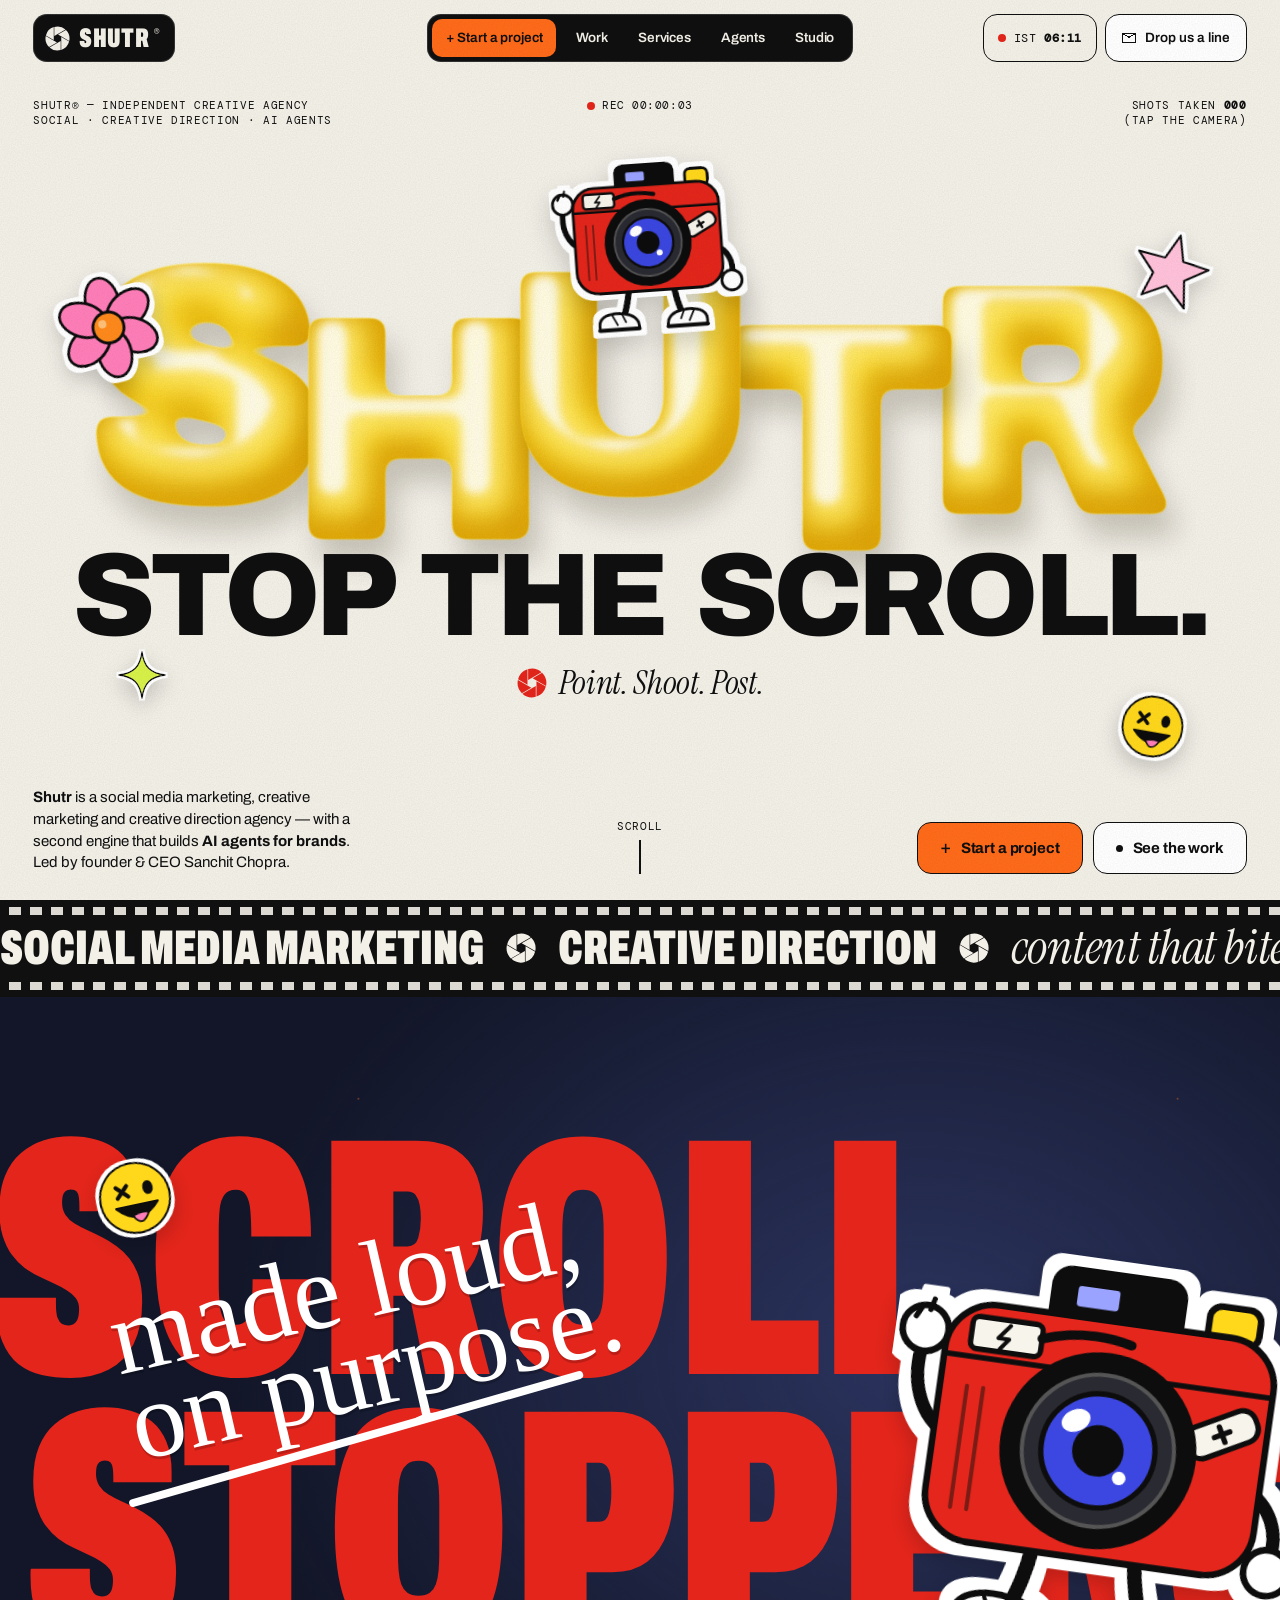
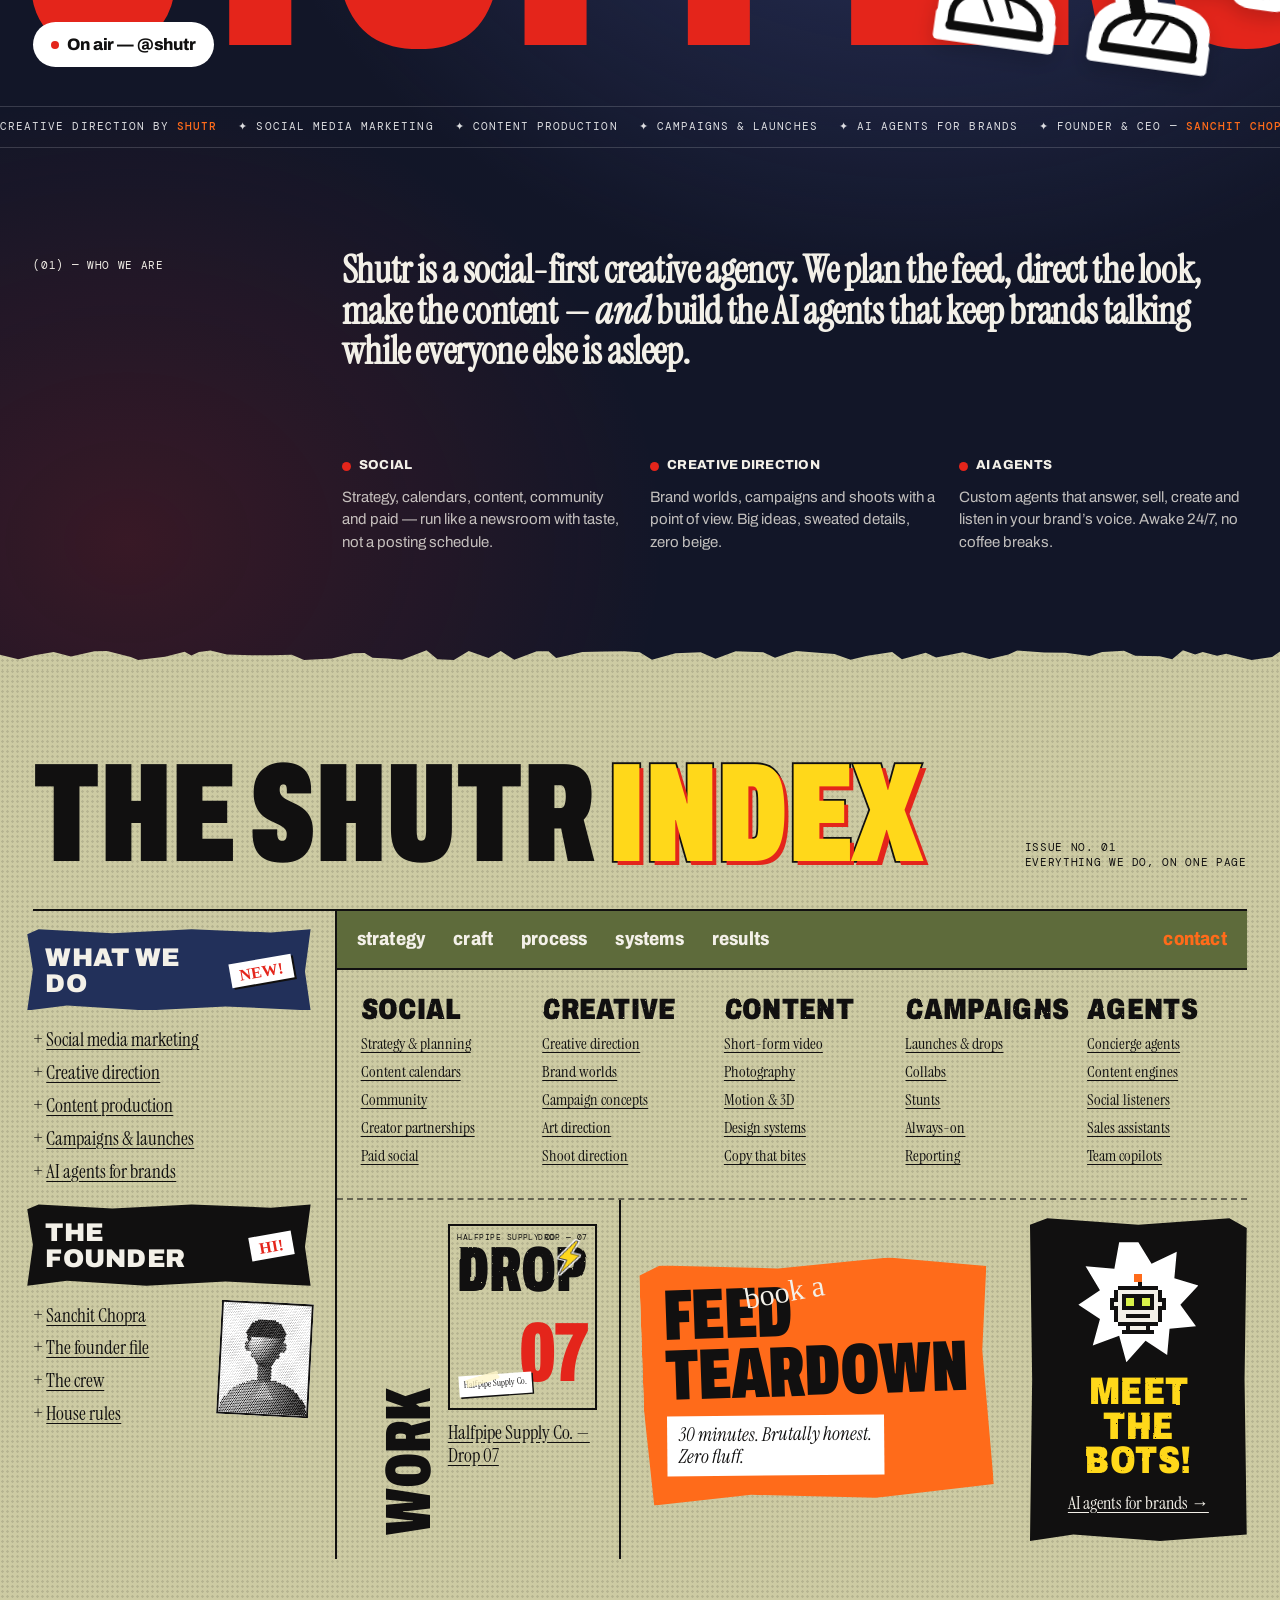
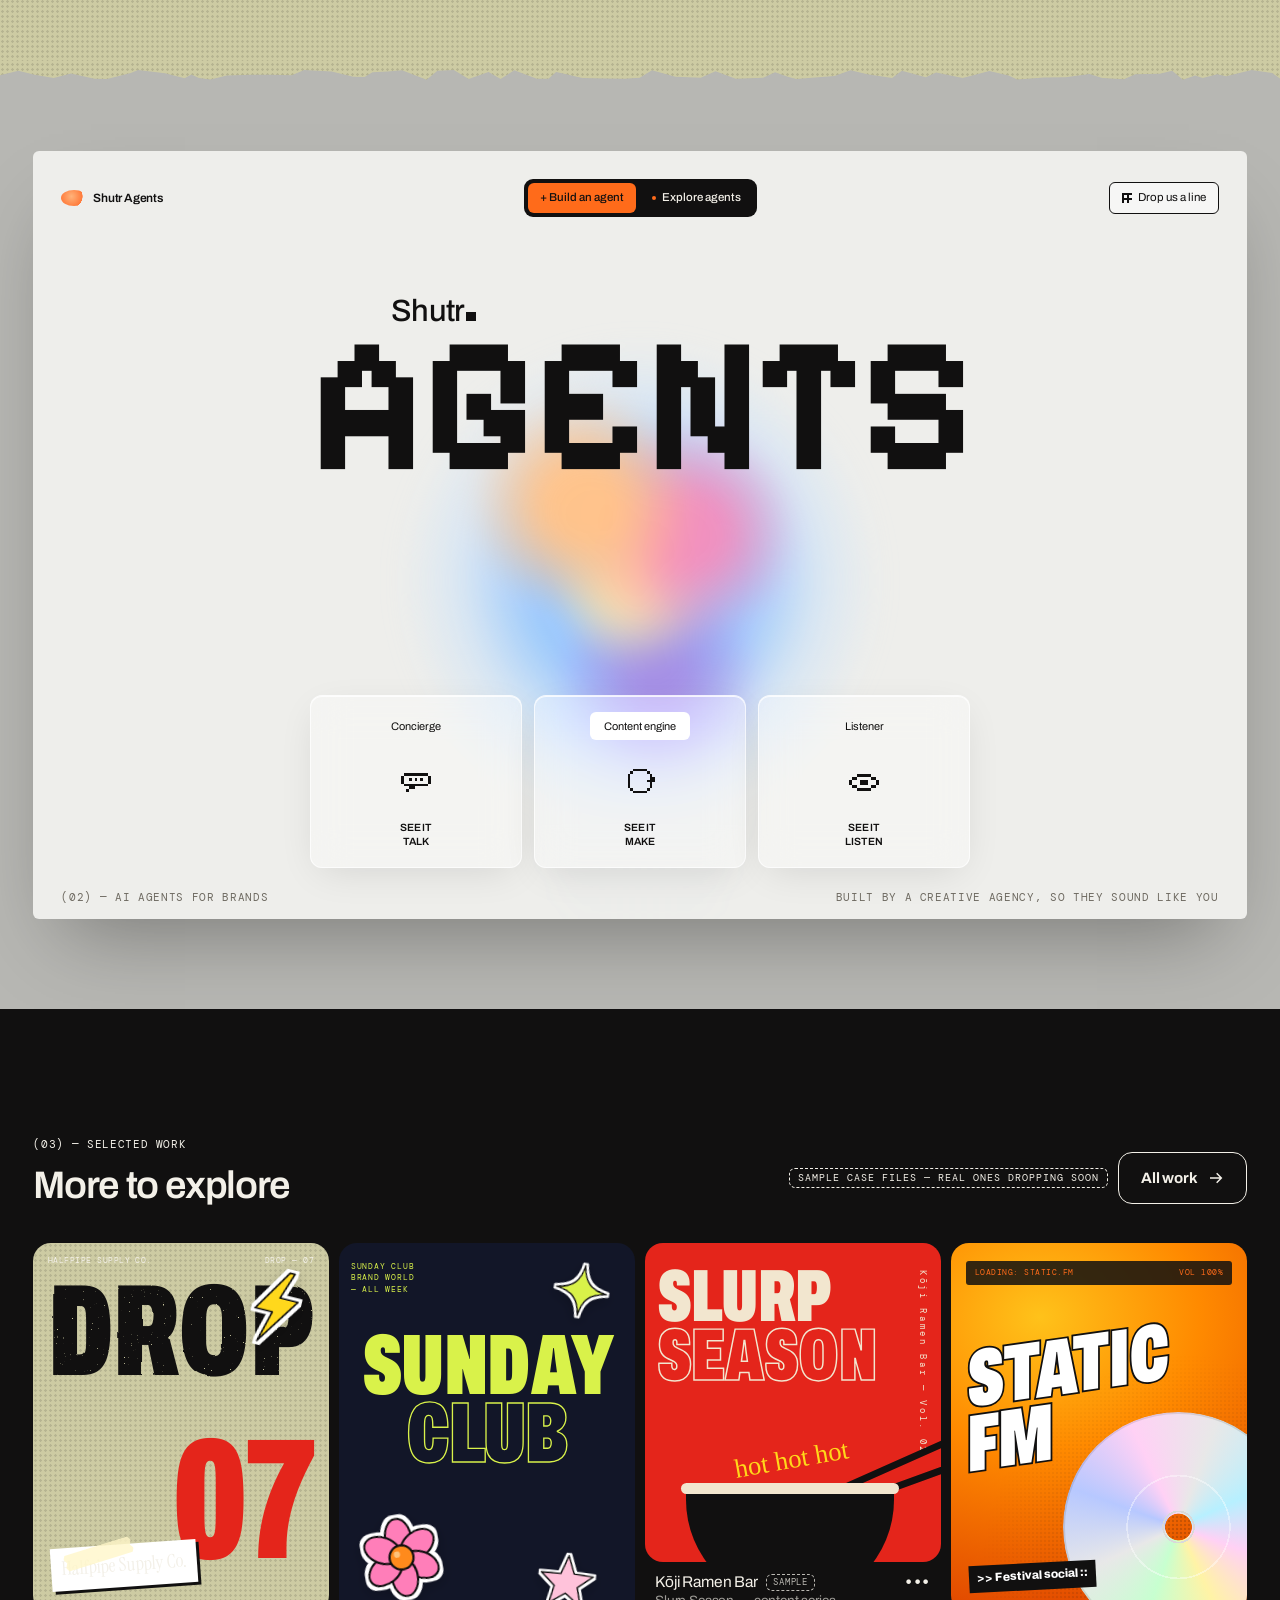
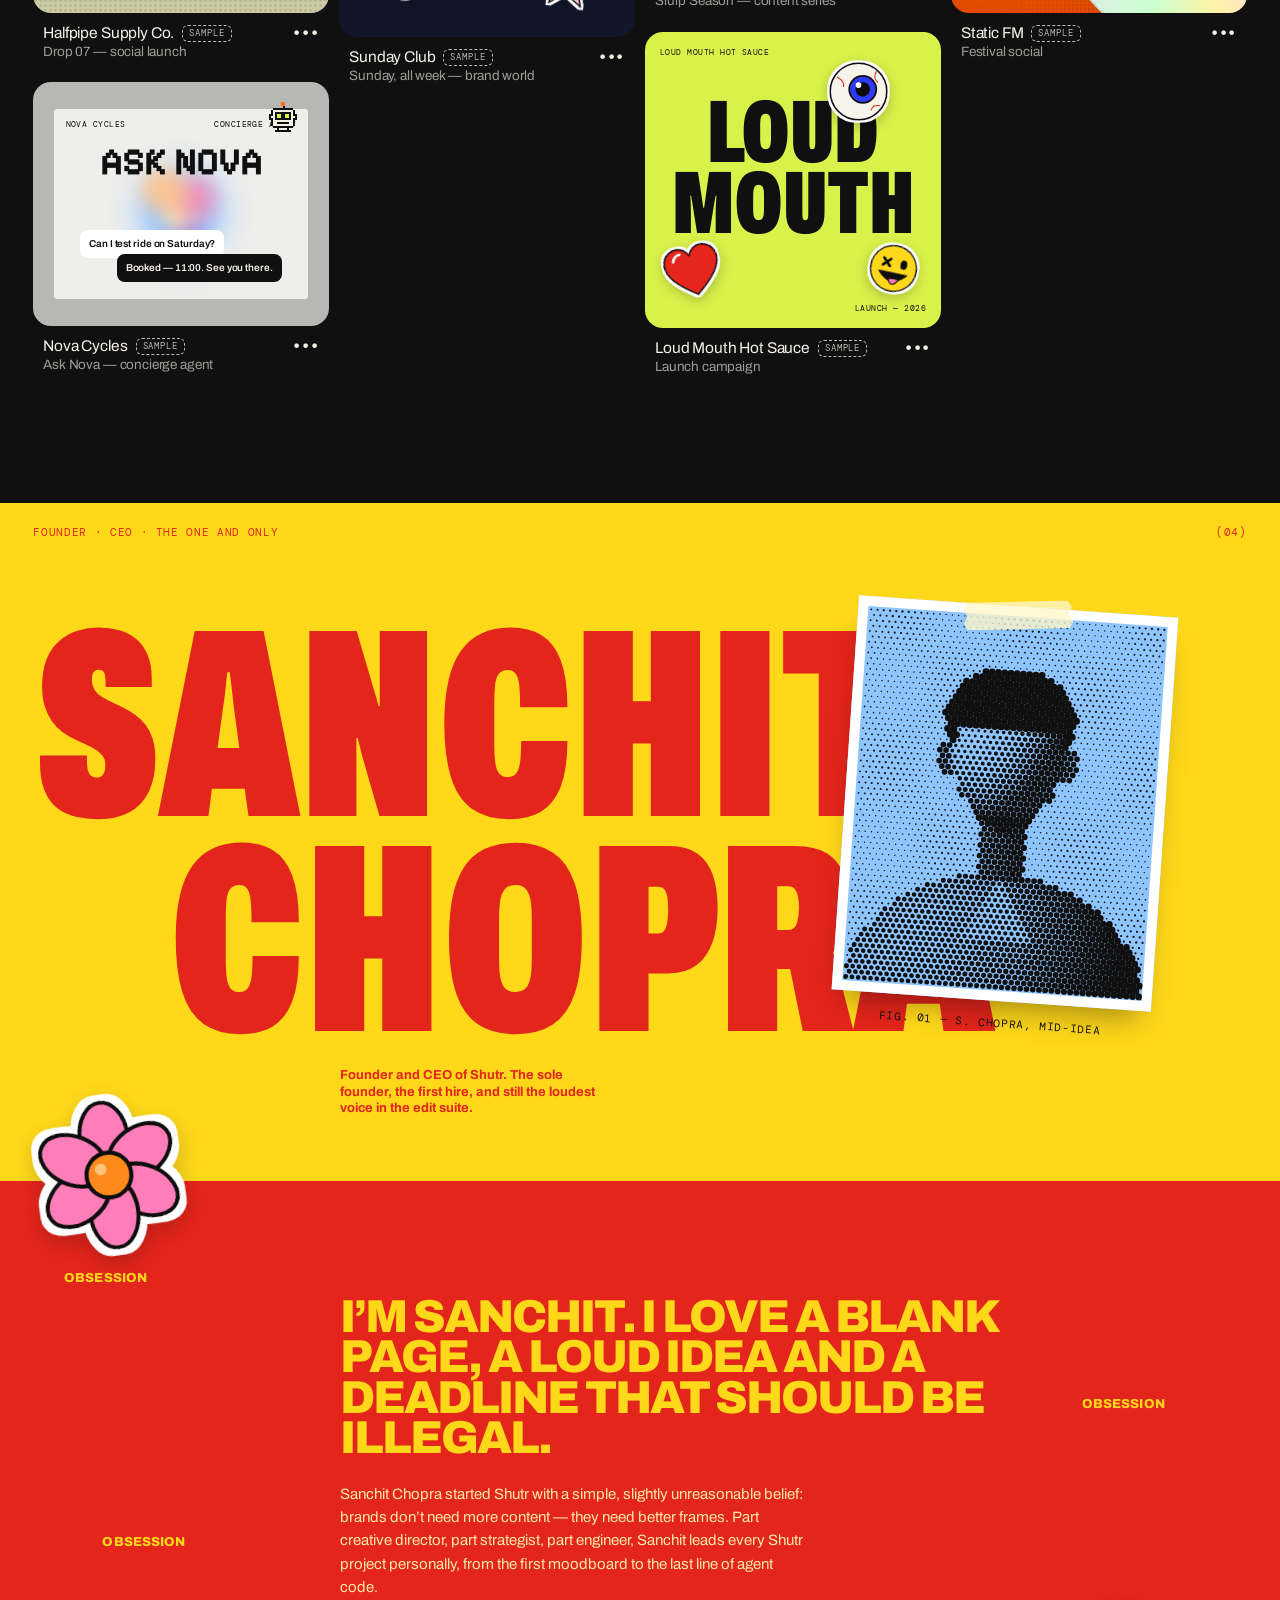
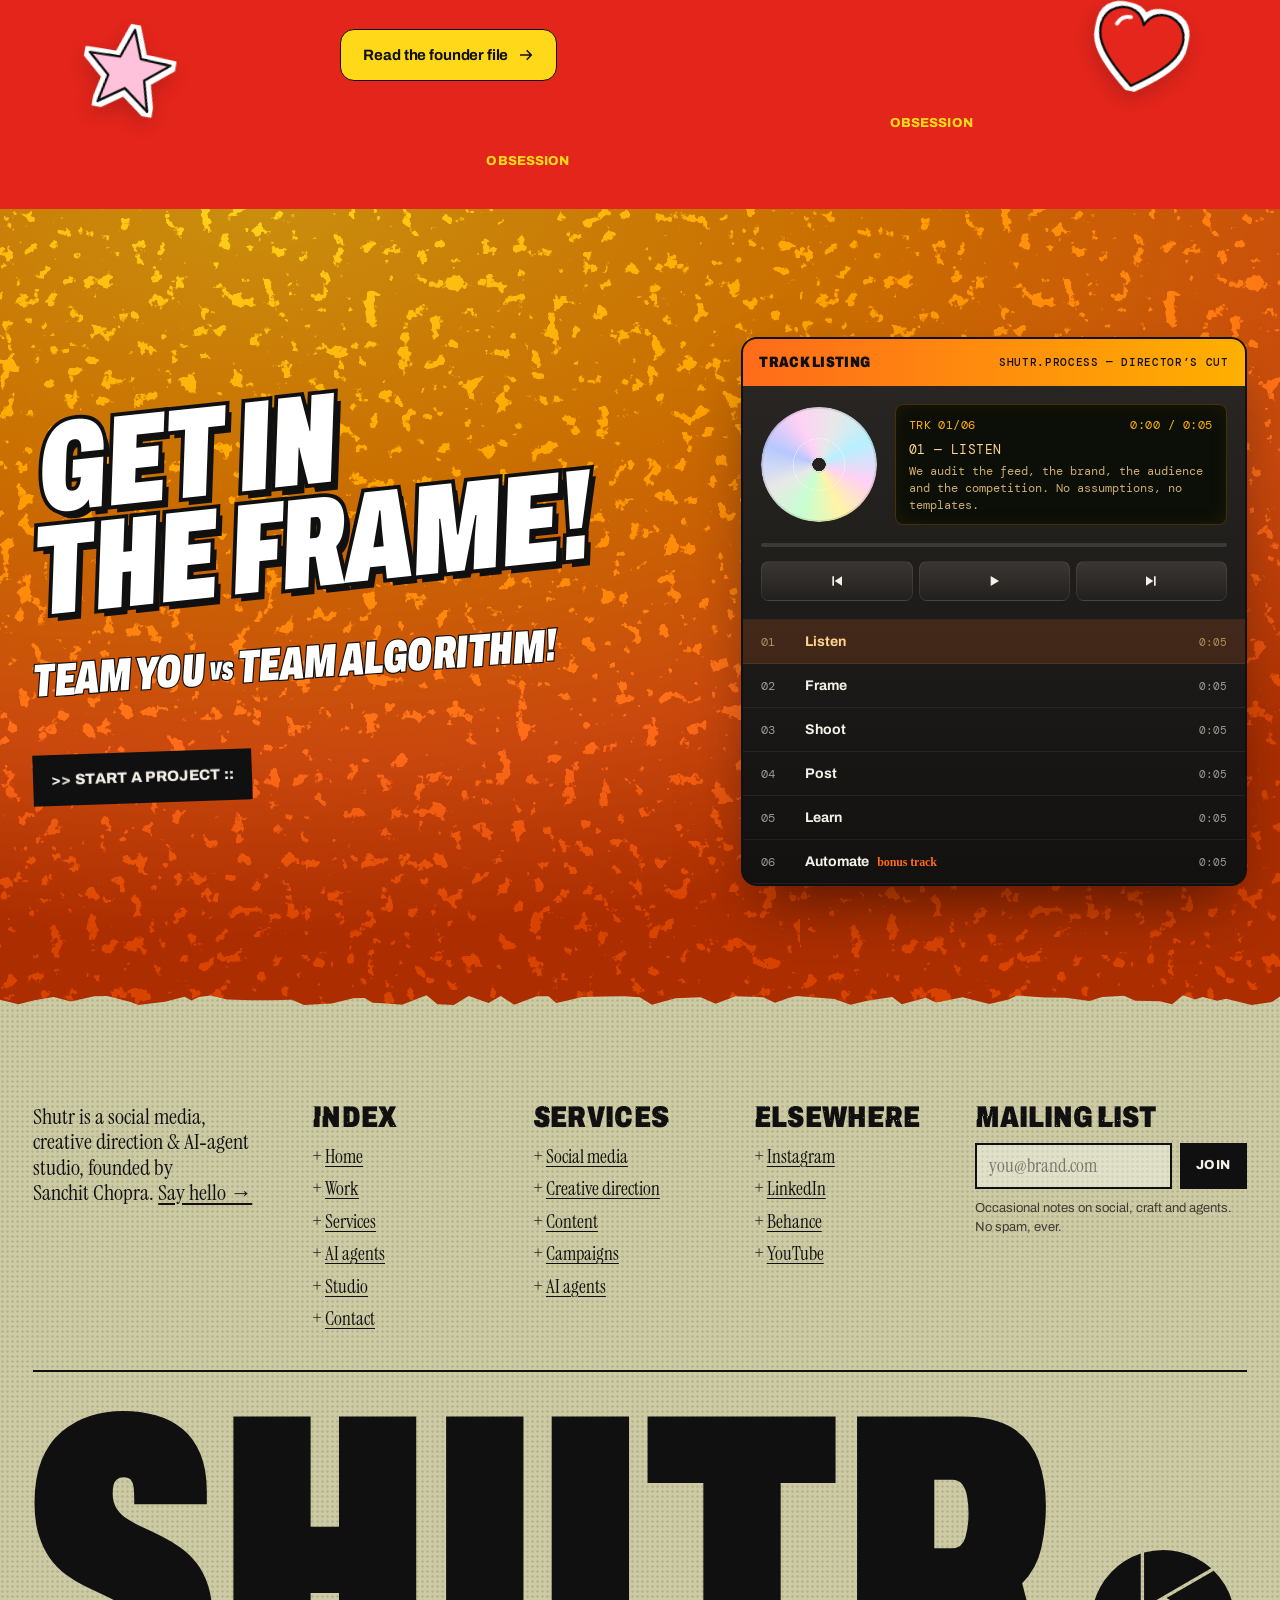
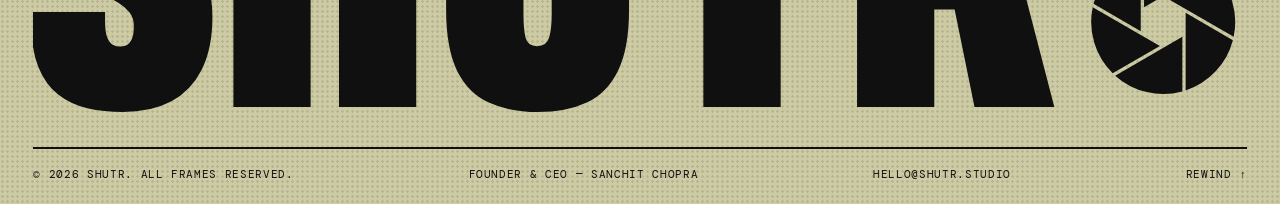
<file: index.html>
<!doctype html>
<html lang="en">
<head>
<meta charset="utf-8">
<meta name="viewport" content="width=device-width, initial-scale=1, viewport-fit=cover">
<title>Shutr — Social, creative direction & AI agents for brands</title>
<meta name="description" content="Shutr is a social media marketing, creative marketing and creative direction agency that also builds AI agents for brands. Founded by Sanchit Chopra.">
<meta name="theme-color" content="#111010">
<meta property="og:type" content="website">
<meta property="og:site_name" content="Shutr">
<meta property="og:title" content="Shutr — Social, creative direction & AI agents for brands">
<meta property="og:description" content="Shutr is a social media marketing, creative marketing and creative direction agency that also builds AI agents for brands. Founded by Sanchit Chopra.">
<meta property="og:image" content="assets/img/og.png">
<meta name="twitter:card" content="summary_large_image">
<link rel="icon" href="favicon.svg" type="image/svg+xml">
<link rel="preconnect" href="https://fonts.googleapis.com">
<link rel="preconnect" href="https://fonts.gstatic.com" crossorigin>
<link rel="stylesheet" href="https://fonts.googleapis.com/css2?family=Archivo:wdth,wght@62..125,100..900&family=DM+Mono:wght@400;500&family=Instrument+Serif:ital@0;1&family=Permanent+Marker&family=Pixelify+Sans:wght@400..700&display=swap">
<link rel="stylesheet" href="assets/css/shutr.css">
<script>document.documentElement.classList.add('js')</script>
<script src="assets/js/shutr.js" defer></script>
</head>
<body id="top">
<a class="skip" href="#main">Skip to content</a>
<svg width="0" height="0" style="position:absolute" aria-hidden="true" focusable="false">
  <defs>
    <symbol id="i-aperture" viewBox="0 0 100 100"><path fill="currentColor" d="M64.96 43.91L96.45 62.09A48 48 0 0 1 64.96 95.61ZM62.76 59.91L62.76 96.27A48 48 0 0 1 17.98 85.76ZM47.80 66.00L16.30 84.18A48 48 0 0 1 3.02 40.15ZM35.04 56.09L3.55 37.91A48 48 0 0 1 35.04 4.39ZM37.24 40.09L37.24 3.73A48 48 0 0 1 82.02 14.24ZM52.20 34.00L83.70 15.82A48 48 0 0 1 96.98 59.85Z"/></symbol>
    <symbol id="i-arrow" viewBox="0 0 24 24"><path d="M3 12h16M13 5l7 7-7 7" fill="none" stroke="currentColor" stroke-width="2.2"/></symbol>
    <symbol id="i-arrow-down" viewBox="0 0 24 24"><path d="M12 3v16M5 13l7 7 7-7" fill="none" stroke="currentColor" stroke-width="2.2"/></symbol>
    <symbol id="i-back" viewBox="0 0 24 24"><path d="M15 4l-8 8 8 8" fill="none" stroke="currentColor" stroke-width="2.4"/></symbol>
    <symbol id="i-play" viewBox="0 0 24 24"><path d="M7 4.5l12.5 7.5L7 19.5z" fill="currentColor"/></symbol>
    <symbol id="i-pause" viewBox="0 0 24 24"><path d="M6.5 5h4v14h-4zM13.5 5h4v14h-4z" fill="currentColor"/></symbol>
    <symbol id="i-prev" viewBox="0 0 24 24"><path d="M5 5h2.5v14H5zM19.5 5L8.5 12l11 7z" fill="currentColor"/></symbol>
    <symbol id="i-next" viewBox="0 0 24 24"><path d="M16.5 5H19v14h-2.5zM4.5 5l11 7-11 7z" fill="currentColor"/></symbol>
    <symbol id="i-heart" viewBox="0 0 24 24"><path d="M12 20.5S3 15 3 8.8C3 6 5.2 4 7.7 4c1.8 0 3.3 1 4.3 2.4C13 5 14.5 4 16.3 4 18.8 4 21 6 21 8.8 21 15 12 20.5 12 20.5z" fill="none" stroke="currentColor" stroke-width="2"/></symbol>
    <symbol id="i-share" viewBox="0 0 24 24"><path d="M12 15V3M7 8l5-5 5 5M5 13v7h14v-7" fill="none" stroke="currentColor" stroke-width="2"/></symbol>
    <symbol id="i-mail" viewBox="0 0 14 14" shape-rendering="crispEdges"><path fill="currentColor" d="M0 2h14v1H0zM0 11h14v1H0zM0 3h1v8H0zM13 3h1v8h-1zM1 3h2v1H1zM3 4h2v1H3zM5 5h2v1H5zM7 5h2v1H7zM9 4h2v1H9zM11 3h2v1h-2zM6 6h2v1H6z"/></symbol>
    <filter id="distress" x="0" y="0" width="100%" height="100%" color-interpolation-filters="sRGB">
      <feTurbulence type="fractalNoise" baseFrequency=".85" numOctaves="1" seed="4" result="speck"/>
      <feColorMatrix in="speck" type="matrix" values="0 0 0 0 0  0 0 0 0 0  0 0 0 0 0  0 0 0 -18 14" result="holes"/>
      <feComposite in="SourceGraphic" in2="holes" operator="in" result="eaten"/>
      <feTurbulence type="fractalNoise" baseFrequency=".035" numOctaves="2" seed="9" result="warp"/>
      <feDisplacementMap in="eaten" in2="warp" scale="2.5" xChannelSelector="R" yChannelSelector="G"/>
    </filter>
  </defs>
</svg>
<div class="iris" aria-hidden="true"><svg><use href="#i-aperture"/></svg></div>
<div class="flash" aria-hidden="true"></div>

<header class="hdr">
  <a class="logo" href="index.html" aria-label="Shutr — home"><svg aria-hidden="true"><use href="#i-aperture"/></svg>Shutr<sup>®</sup></a>
  <nav class="pillbar" aria-label="Primary">
      <a class="pill-cta" href="contact.html">+ Start a project</a>
      <a href="work.html">Work</a>
      <a href="services.html">Services</a>
      <a href="agents.html">Agents</a>
      <a href="studio.html">Studio</a>
  </nav>
  <div class="hdr__right">
    <span class="clock" title="Studio time (IST)"><i aria-hidden="true"></i>IST <b data-clock>--:--</b></span>
    <a class="btn-line" href="mailto:hello@shutr.studio"><svg aria-hidden="true"><use href="#i-mail"/></svg>Drop us a line</a>
    <button class="menu-btn" type="button" aria-expanded="false" aria-controls="mnav"><span class="menu-btn__label">Menu</span><span class="menu-btn__icon" aria-hidden="true"><i></i><i></i></span></button>
  </div>
</header>

<div class="mnav" id="mnav">
  <nav aria-label="Mobile">
    <ul class="mnav__links">
      <li><a href="work.html"><small>01</small>Work</a></li>
      <li><a href="services.html"><small>02</small>Services</a></li>
      <li><a href="agents.html"><small>03</small>Agents</a></li>
      <li><a href="studio.html"><small>04</small>Studio</a></li>
      <li><a href="contact.html"><small>05</small>Contact</a></li>
    </ul>
  </nav>
  <img class="sticker" src="assets/svg/flower.svg" alt="" style="--r:-12deg">
  <div class="mnav__foot meta"><a href="mailto:hello@shutr.studio">hello@shutr.studio</a><span>IST <b data-clock>--:--</b></span></div>
</div>

<main id="main">

  <!-- ============ HERO — balloon letters (Nike "Play the game") ============ -->
  <section class="hero" aria-labelledby="hero-title">
    <div class="corners meta hero__meta">
      <p>Shutr® — Independent creative agency<br>Social · Creative direction · AI agents</p>
      <p class="rec" aria-hidden="true"><i></i>REC <span data-rec>00:00:00</span></p>
      <p>Shots taken <b data-shots>000</b><br>(tap the camera)</p>
    </div>

    <div class="hero__stage">
      <div class="balloons" data-parallax aria-hidden="true">
        <span class="b"><img src="assets/img/balloons/s.webp" alt="" width="309" height="339"></span>
        <span class="b"><img src="assets/img/balloons/h.webp" alt="" width="328" height="330"></span>
        <span class="b">
          <img src="assets/img/balloons/u.webp" alt="" width="328" height="334">
          <button class="mascot" type="button" data-shutter tabindex="-1"><img src="assets/svg/mascot.svg" alt=""></button>
        </span>
        <span class="b"><img src="assets/img/balloons/t.webp" alt="" width="323" height="330"></span>
        <span class="b"><img src="assets/img/balloons/r.webp" alt="" width="319" height="330"></span>
      </div>
      <h1 class="hero__title heavy" id="hero-title"><span class="sr-only">Shutr — </span>Stop the scroll.</h1>
      <p class="hero__tag"><svg aria-hidden="true"><use href="#i-aperture"/></svg><em>Point. Shoot. Post.</em></p>
    </div>

    <div class="hero__foot">
      <p class="hero__intro"><b>Shutr</b> is a social media marketing, creative marketing and creative direction agency — with a second engine that builds <b>AI agents for brands</b>. Led by founder &amp; CEO Sanchit&nbsp;Chopra.</p>
      <p class="scroll-cue meta" aria-hidden="true">Scroll<span></span></p>
      <div class="hero__cta">
        <a class="btn btn--orange" href="contact.html"><span class="plus">+</span> Start a project</a>
        <a class="btn" href="work.html"><span class="dot"></span> See the work</a>
      </div>
    </div>

    <img class="sticker" data-drag src="assets/svg/flower.svg" alt="" style="--w:clamp(80px,9vw,140px);left:4%;top:30%;--r:-14deg">
    <img class="sticker" data-drag src="assets/svg/star.svg" alt="" style="--w:clamp(64px,7vw,112px);right:5%;top:25%;--r:16deg">
    <img class="sticker" data-drag src="assets/svg/smiley.svg" alt="" style="--w:clamp(60px,6vw,96px);right:7%;bottom:15%;--r:10deg">
    <img class="sticker" data-drag src="assets/svg/sparkle.svg" alt="" style="--w:clamp(44px,4.2vw,70px);left:9%;bottom:22%;--r:0deg">
  </section>

<div class="strip " aria-hidden="true">
  <div class="strip__track"><span class="strip__item">Social media marketing<svg aria-hidden="true"><use href="#i-aperture"/></svg></span><span class="strip__item">Creative direction<svg aria-hidden="true"><use href="#i-aperture"/></svg></span><span class="strip__item"><em>content that bites</em><svg aria-hidden="true"><use href="#i-aperture"/></svg></span><span class="strip__item">Campaigns &amp; launches<svg aria-hidden="true"><use href="#i-aperture"/></svg></span><span class="strip__item">AI agents for brands<svg aria-hidden="true"><use href="#i-aperture"/></svg></span><span class="strip__item"><em>point, shoot, post</em><svg aria-hidden="true"><use href="#i-aperture"/></svg></span><span class="strip__item">Social media marketing<svg aria-hidden="true"><use href="#i-aperture"/></svg></span><span class="strip__item">Creative direction<svg aria-hidden="true"><use href="#i-aperture"/></svg></span><span class="strip__item"><em>content that bites</em><svg aria-hidden="true"><use href="#i-aperture"/></svg></span><span class="strip__item">Campaigns &amp; launches<svg aria-hidden="true"><use href="#i-aperture"/></svg></span><span class="strip__item">AI agents for brands<svg aria-hidden="true"><use href="#i-aperture"/></svg></span><span class="strip__item"><em>point, shoot, post</em><svg aria-hidden="true"><use href="#i-aperture"/></svg></span></div>
</div>

  <!-- ============ BUNO — giant condensed type + scrawl ============ -->
  <section class="buno" aria-labelledby="who-title">
    <div class="buno__stage">
      <p class="buno__words display" aria-hidden="true"><span>Scroll</span><span>Stoppers</span></p>
      <p class="buno__scrawl hand" aria-hidden="true">made loud,<br>on purpose.</p>
      <img class="sticker smile" data-drag src="assets/svg/smiley.svg" alt="">
      <img class="sticker mascot-big" src="assets/svg/mascot.svg" alt="">
      <p class="buno__badge"><span class="rec"><i></i></span>On air — @shutr</p>
    </div>
    <div class="microstrip" aria-hidden="true">
      <div class="strip__track">
        <span>Creative direction by <b>Shutr</b></span><span>✦ Social media marketing</span><span>✦ Content production</span><span>✦ Campaigns &amp; launches</span><span>✦ AI agents for brands</span><span>✦ Founder &amp; CEO — <b>Sanchit Chopra</b></span><span>✦ All frames reserved</span>
        <span>Creative direction by <b>Shutr</b></span><span>✦ Social media marketing</span><span>✦ Content production</span><span>✦ Campaigns &amp; launches</span><span>✦ AI agents for brands</span><span>✦ Founder &amp; CEO — <b>Sanchit Chopra</b></span><span>✦ All frames reserved</span>
      </div>
    </div>
    <div class="manifesto grid">
      <p class="meta">(01) — Who we are</p>
      <h2 class="lede" id="who-title" data-reveal>Shutr is a social-first creative agency. We plan the feed, direct the look, make the content — <em>and</em> build the AI agents that keep brands talking while everyone else is asleep.</h2>
      <div class="manifesto__cols">
        <div data-reveal><h3><i></i>Social</h3><p>Strategy, calendars, content, community and paid — run like a newsroom with taste, not a posting schedule.</p></div>
        <div data-reveal style="--d:.08s"><h3><i></i>Creative direction</h3><p>Brand worlds, campaigns and shoots with a point of view. Big ideas, sweated details, zero beige.</p></div>
        <div data-reveal style="--d:.16s"><h3><i></i>AI agents</h3><p>Custom agents that answer, sell, create and listen in your brand’s voice. Awake 24/7, no coffee breaks.</p></div>
      </div>
    </div>
  </section>

  <!-- ============ THRASHER — the zine index ============ -->
  <section class="zine t-khaki halftone torn-top torn-bottom" aria-labelledby="index-title">
    <div class="zine__inner">
      <div class="zine__top">
        <h2 class="zine__title display" id="index-title">The Shutr <span class="burn">Index</span></h2>
        <p class="meta">Issue no. 01<br>Everything we do, on one page</p>
      </div>
      <div class="zine__grid">
        <aside class="zine__side">
          <p class="band">What we do <span class="tag-new">new!</span></p>
          <ul class="linklist">
            <li><a href="services.html#social">Social media marketing</a></li>
            <li><a href="services.html#creative">Creative direction</a></li>
            <li><a href="services.html#creative">Content production</a></li>
            <li><a href="services.html#process">Campaigns &amp; launches</a></li>
            <li><a href="agents.html">AI agents for brands</a></li>
          </ul>
          <p class="band band--ink">The founder <span class="tag-new">hi!</span></p>
          <div style="display:grid;grid-template-columns:1fr 92px;gap:12px;align-items:start">
            <ul class="linklist">
              <li><a href="studio.html#founder">Sanchit Chopra</a></li>
              <li><a href="studio.html#founder">The founder file</a></li>
              <li><a href="studio.html#crew">The crew</a></li>
              <li><a href="studio.html#rules">House rules</a></li>
            </ul>
            <img src="assets/svg/halftone-portrait.svg" alt="" style="background:var(--white);border:2px solid var(--ink);transform:rotate(3deg)">
          </div>
        </aside>
        <div class="zine__main">
          <nav class="zine__nav" aria-label="Index">
            <a href="services.html#social">strategy</a><a href="services.html#creative">craft</a><a href="services.html#process">process</a><a href="agents.html">systems</a><a href="work.html">results</a>
            <a class="right" href="contact.html">contact</a>
          </nav>
          <div class="zine__cols">
            <div><h3 class="stamp">Social</h3><ul class="linklist"><li><a href="services.html#social">Strategy &amp; planning</a></li><li><a href="services.html#social">Content calendars</a></li><li><a href="services.html#social">Community</a></li><li><a href="services.html#social">Creator partnerships</a></li><li><a href="services.html#social">Paid social</a></li></ul></div>
            <div><h3 class="stamp">Creative</h3><ul class="linklist"><li><a href="services.html#creative">Creative direction</a></li><li><a href="services.html#creative">Brand worlds</a></li><li><a href="services.html#creative">Campaign concepts</a></li><li><a href="services.html#creative">Art direction</a></li><li><a href="services.html#creative">Shoot direction</a></li></ul></div>
            <div><h3 class="stamp">Content</h3><ul class="linklist"><li><a href="services.html#creative">Short-form video</a></li><li><a href="services.html#creative">Photography</a></li><li><a href="services.html#creative">Motion &amp; 3D</a></li><li><a href="services.html#creative">Design systems</a></li><li><a href="services.html#creative">Copy that bites</a></li></ul></div>
            <div><h3 class="stamp">Campaigns</h3><ul class="linklist"><li><a href="services.html#process">Launches &amp; drops</a></li><li><a href="services.html#process">Collabs</a></li><li><a href="services.html#process">Stunts</a></li><li><a href="services.html#process">Always-on</a></li><li><a href="services.html#process">Reporting</a></li></ul></div>
            <div><h3 class="stamp">Agents</h3><ul class="linklist"><li><a href="agents.html#types">Concierge agents</a></li><li><a href="agents.html#types">Content engines</a></li><li><a href="agents.html#types">Social listeners</a></li><li><a href="agents.html#types">Sales assistants</a></li><li><a href="agents.html#types">Team copilots</a></li></ul></div>
          </div>
          <div class="zine__boxes">
            <a class="zbox zbox--work" href="work/halfpipe-supply.html">
              <span class="vlabel display">Work</span>
              <span style="display:grid;gap:10px;align-content:start">
                <div class="poster p-halfpipe halftone">
            <span class="pm" style="left:5cqw;top:4cqw">Halfpipe Supply Co.</span>
            <span class="pm" style="right:5cqw;top:4cqw">Drop — 07</span>
            <p class="bigword display distress">Drop</p>
            <p class="num display">07</p>
            <span class="tape"></span>
            <p class="label">Halfpipe Supply&nbsp;Co.</p>
            <img class="sticker bolt" src="assets/svg/bolt.svg" alt="">
          </div>
                <span class="linklist"><span style="text-decoration:underline">Halfpipe Supply Co. — Drop 07</span></span>
              </span>
            </a>
            <a class="zbox zbox--audit" href="contact.html">
              <span class="audit">
                <span class="hand">book a</span>
                <span class="audit__big display">Feed<br>teardown</span>
                <span class="audit__label">30 minutes. Brutally honest.<br>Zero fluff.</span>
              </span>
            </a>
            <a class="zbox zbox--bots" href="agents.html">
              <span class="burst"><img src="assets/svg/px-bot.svg" alt=""></span>
              <span class="stamp">Meet the bots!</span>
              <p>AI agents for brands →</p>
            </a>
          </div>
        </div>
      </div>
    </div>
  </section>

  <!-- ============ STUDIO RÉGINE — AI agents ============ -->
  <section class="regine t-fog" aria-labelledby="agents-title">
    <div class="regine__frame" data-reveal>
      <div class="regine__bar">
        <span class="regine__brand">Shutr Agents</span>
        <span class="regine__pill"><a href="contact.html">+ Build an agent</a><a href="agents.html">Explore agents</a></span>
        <a class="regine__line" href="contact.html">Drop us a line</a>
      </div>
      <h2 class="regine__title" id="agents-title"><span class="small">Shutr<i></i></span><span class="big">AGENTS</span></h2>
      <span class="orb" aria-hidden="true"></span>
      <div class="regine__cards">
        <a class="gcard glass" href="agents.html#types"><span class="gcard__chip">Concierge</span><img src="assets/svg/px-chat.svg" alt=""><span class="gcard__label">See it<br>talk</span></a>
        <a class="gcard glass is-hot" href="agents.html#types"><span class="gcard__chip">Content engine</span><img src="assets/svg/px-loop.svg" alt=""><span class="gcard__label">See it<br>make</span></a>
        <a class="gcard glass" href="agents.html#types"><span class="gcard__chip">Listener</span><img src="assets/svg/px-eye.svg" alt=""><span class="gcard__label">See it<br>listen</span></a>
      </div>
      <div class="regine__foot meta"><span>(02) — AI agents for brands</span><span>Built by a creative agency, so they sound like you</span></div>
    </div>
  </section>

  <!-- ============ PINTEREST — more to explore ============ -->
  <section class="section t-ink wrap" aria-labelledby="work-title">
    <div class="explore__head">
      <div>
        <p class="meta" style="margin-bottom:14px">(03) — Selected work</p>
        <h2 class="explore__title" id="work-title">More to explore</h2>
      </div>
      <div style="display:flex;gap:10px;align-items:center;flex-wrap:wrap">
        <span class="tag-sample">Sample case files — real ones dropping soon</span>
        <a class="btn btn--ghost" href="work.html">All work <svg width="16" height="16" class="arr"><use href="#i-arrow"/></svg></a>
      </div>
    </div>
    <div class="masonry">
        <a class="card" href="work/halfpipe-supply.html" data-tags="social content">
          <div class="card__art">
            <div class="poster p-halfpipe halftone">
            <span class="pm" style="left:5cqw;top:4cqw">Halfpipe Supply Co.</span>
            <span class="pm" style="right:5cqw;top:4cqw">Drop — 07</span>
            <p class="bigword display distress">Drop</p>
            <p class="num display">07</p>
            <span class="tape"></span>
            <p class="label">Halfpipe Supply&nbsp;Co.</p>
            <img class="sticker bolt" src="assets/svg/bolt.svg" alt="">
          </div>
          </div>
          <div class="card__cap"><p>Halfpipe Supply Co.<span class="tag-sample">Sample</span><small>Drop 07 — social launch</small></p><span class="card__dots" aria-hidden="true">•••</span></div>
        </a>
        <a class="card" href="work/nova-cycles.html" data-tags="agents">
          <div class="card__art">
            <div class="poster p-nova">
            <div class="inner">
              <span class="pm" style="left:4cqw;top:3.4cqw">Nova Cycles</span>
              <span class="pm" style="right:4cqw;top:3.4cqw">Concierge agent</span>
              <span class="orb" aria-hidden="true"></span>
              <p class="bigword">ASK NOVA</p>
              <span class="bubble q">Can I test ride on Saturday?</span>
              <span class="bubble a">Booked — 11:00. See you there.</span>
            </div>
            <img class="bot" src="assets/svg/px-bot.svg" alt="">
          </div>
          </div>
          <div class="card__cap"><p>Nova Cycles<span class="tag-sample">Sample</span><small>Ask Nova — concierge agent</small></p><span class="card__dots" aria-hidden="true">•••</span></div>
        </a>
        <a class="card" href="work/sunday-club.html" data-tags="creative content">
          <div class="card__art">
            <div class="poster p-sunday">
            <p class="vert">Sunday Club<br>Brand world<br>— all week</p>
            <img class="sticker spark" src="assets/svg/sparkle.svg" alt="">
            <p class="bigword display"><span>Sunday</span><span>Club</span></p>
            <img class="sticker flower" src="assets/svg/flower.svg" alt="">
            <img class="sticker star" src="assets/svg/star.svg" alt="">
          </div>
          </div>
          <div class="card__cap"><p>Sunday Club<span class="tag-sample">Sample</span><small>Sunday, all week — brand world</small></p><span class="card__dots" aria-hidden="true">•••</span></div>
        </a>
        <div class="card card--soon" data-tags="content social">
          <div class="card__art">
            <div class="poster p-koji">
            <p class="bigword display"><span>Slurp</span><span>Season</span></p>
            <span class="side">Kōji Ramen Bar — Vol. 02</span>
            <span class="steam hand">hot hot hot</span>
            <span class="chop"></span><span class="chop"></span>
            <span class="bowl"></span>
          </div>
          </div>
          <div class="card__cap"><p>Kōji Ramen Bar<span class="tag-sample">Sample</span><small>Slurp Season — content series</small></p><span class="card__dots" aria-hidden="true">•••</span></div>
        </div>
        <div class="card card--soon" data-tags="creative social">
          <div class="card__art">
            <div class="poster p-loud">
            <span class="pm" style="left:5cqw;top:5cqw">Loud Mouth Hot Sauce</span>
            <span class="pm" style="right:5cqw;bottom:5cqw">Launch — 2026</span>
            <img class="sticker eye" src="assets/svg/eyeball.svg" alt="">
            <p class="bigword display"><span>Loud</span><span>Mouth</span></p>
            <img class="sticker heart" src="assets/svg/heart.svg" alt="">
            <img class="sticker smile" src="assets/svg/smiley.svg" alt="">
          </div>
          </div>
          <div class="card__cap"><p>Loud Mouth Hot Sauce<span class="tag-sample">Sample</span><small>Launch campaign</small></p><span class="card__dots" aria-hidden="true">•••</span></div>
        </div>
        <div class="card card--soon" data-tags="social agents">
          <div class="card__art">
            <div class="poster p-static">
            <div class="lcd"><span>Loading: static.fm</span><span>Vol 100%</span></div>
            <p class="bigword display">Static<br>FM</p>
            <span class="cd" aria-hidden="true"></span>
            <span class="clickhere">&gt;&gt; Festival social ::</span>
          </div>
          </div>
          <div class="card__cap"><p>Static FM<span class="tag-sample">Sample</span><small>Festival social</small></p><span class="card__dots" aria-hidden="true">•••</span></div>
        </div>
    </div>
  </section>

  <!-- ============ TYLER — the founder ============ -->
  <section class="tyler" aria-labelledby="founder-title">
    <div class="tyler__top">
      <div class="tyler__nav meta"><span>Founder · CEO · The one and only</span><span>(04)</span></div>
      <h2 class="tyler__name display" id="founder-title"><span>Sanchit</span><span>Chopra</span></h2>
      <p class="tyler__award">Founder and CEO of Shutr. The sole founder, the first hire, and still the loudest voice in the edit suite.</p>
      <figure class="portrait">
        <span class="tape"></span>
        <img src="assets/svg/halftone-portrait.svg" alt="Portrait of Sanchit Chopra (placeholder illustration)">
        <figcaption class="meta">Fig. 01 — S. Chopra, mid-idea</figcaption>
      </figure>
      <img class="sticker flower" data-drag src="assets/svg/flower.svg" alt="">
    </div>
    <div class="tyler__bottom">
      <span class="tagword" style="left:5%;top:14%">Obsession</span>
      <span class="tagword" style="right:9%;top:34%">Obsession</span>
      <span class="tagword" style="left:8%;top:56%">Obsession</span>
      <span class="tagword" style="right:24%;bottom:12%">Obsession</span>
      <span class="tagword" style="left:38%;bottom:6%">Obsession</span>
      <p class="tyler__quote heavy" data-reveal>I’m Sanchit. I love a blank page, a loud idea and a deadline that should be illegal.</p>
      <p class="tyler__bio" data-reveal>Sanchit Chopra started Shutr with a simple, slightly unreasonable belief: brands don’t need more content — they need better frames. Part creative director, part strategist, part engineer, Sanchit leads every Shutr project personally, from the first moodboard to the last line of agent code.</p>
      <a class="btn btn--yellow" href="studio.html#founder">Read the founder file <svg width="16" height="16" class="arr"><use href="#i-arrow"/></svg></a>
      <img class="sticker star" data-drag src="assets/svg/star.svg" alt="">
      <img class="sticker heart" data-drag src="assets/svg/heart.svg" alt="">
    </div>
  </section>

  <!-- ============ THUG2 — get in the frame ============ -->
  <section class="thug" aria-labelledby="cta-title">
    <div class="thug__inner">
      <div>
        <h2 class="thug__title display" id="cta-title">Get in<br>the frame!</h2>
        <p class="thug__vs display">Team you <small>vs</small> team algorithm!</p>
        <a class="thug__cta" href="contact.html">&gt;&gt; Start a project ::</a>
      </div>
      <div class="player" data-player>
          <div class="player__head"><span>Track listing</span><span class="meta" style="font-weight:500">shutr.process — director’s cut</span></div>
          <div class="player__body">
            <span class="cd" aria-hidden="true"></span>
            <div class="lcd" aria-live="polite">
              <div class="lcd__row"><span data-np-num>TRK 01/06</span><span data-np-time>0:00 / 0:05</span></div>
              <p class="lcd__title" data-np-title>01 — Listen</p>
              <p class="lcd__desc" data-np-desc>We audit the feed, the brand, the audience and the competition.</p>
            </div>
          </div>
          <div class="player__bar"><i></i></div>
          <div class="player__controls">
            <button type="button" data-prev aria-label="Previous track"><svg width="16" height="16"><use href="#i-prev"/></svg></button>
            <button type="button" data-play aria-pressed="false" aria-label="Play"><svg width="16" height="16"><use href="#i-play"/></svg></button>
            <button type="button" data-next aria-label="Next track"><svg width="16" height="16"><use href="#i-next"/></svg></button>
          </div>
          <ol class="tracks" role="list">
            <li><button type="button" data-title="01 — Listen" data-desc="We audit the feed, the brand, the audience and the competition. No assumptions, no templates."><span class="n">01</span><span class="t">Listen</span><span class="d">0:05</span></button></li>
            <li><button type="button" data-title="02 — Frame" data-desc="Strategy and creative direction — the angle, the world, the rules every frame has to follow."><span class="n">02</span><span class="t">Frame</span><span class="d">0:05</span></button></li>
            <li><button type="button" data-title="03 — Shoot" data-desc="Production: photo, video, motion and 3D, made for the feed it will actually live in."><span class="n">03</span><span class="t">Shoot</span><span class="d">0:05</span></button></li>
            <li><button type="button" data-title="04 — Post" data-desc="Publishing, community and paid. Every day, on time, in voice."><span class="n">04</span><span class="t">Post</span><span class="d">0:05</span></button></li>
            <li><button type="button" data-title="05 — Learn" data-desc="Data in, sharper ideas out. We keep what works and kill what doesn’t — fast."><span class="n">05</span><span class="t">Learn</span><span class="d">0:05</span></button></li>
            <li><button type="button" data-title="06 — Automate" data-desc="AI agents that keep the machine running between posts: replies, drafts, leads, reports."><span class="n">06</span><span class="t">Automate<span class="bonus">bonus track</span></span><span class="d">0:05</span></button></li>
          </ol>
        </div>
    </div>
  </section>

</main>

<footer class="ftr torn-top halftone">
  <div class="ftr__inner">
    <div class="ftr__grid">
      <p class="ftr__about">Shutr is a social media, creative direction &amp; AI&#8209;agent studio, founded by Sanchit&nbsp;Chopra. <a href="contact.html">Say hello&nbsp;→</a></p>
      <nav aria-label="Footer">
        <h4 class="stamp">Index</h4>
        <ul class="linklist">
          <li><a href="index.html">Home</a></li>
          <li><a href="work.html">Work</a></li>
          <li><a href="services.html">Services</a></li>
          <li><a href="agents.html">AI agents</a></li>
          <li><a href="studio.html">Studio</a></li>
          <li><a href="contact.html">Contact</a></li>
        </ul>
      </nav>
      <div>
        <h4 class="stamp">Services</h4>
        <ul class="linklist">
          <li><a href="services.html#social">Social media</a></li>
          <li><a href="services.html#creative">Creative direction</a></li>
          <li><a href="services.html#creative">Content</a></li>
          <li><a href="services.html#process">Campaigns</a></li>
          <li><a href="agents.html">AI agents</a></li>
        </ul>
      </div>
      <div>
        <h4 class="stamp">Elsewhere</h4>
        <ul class="linklist">
          <!-- TODO: add real profile URLs -->
          <li><a href="#" data-todo="instagram">Instagram</a></li>
          <li><a href="#" data-todo="linkedin">LinkedIn</a></li>
          <li><a href="#" data-todo="behance">Behance</a></li>
          <li><a href="#" data-todo="youtube">YouTube</a></li>
        </ul>
      </div>
      <form class="mailing" data-mailto="hello@shutr.studio" data-subject="Add me to the Shutr list">
        <label for="ml-email">mailing list</label>
        <div class="mailing__row">
          <input id="ml-email" type="email" name="email" required placeholder="you@brand.com" autocomplete="email">
          <button type="submit">Join</button>
        </div>
        <p>Occasional notes on social, craft and agents. No spam, ever.</p>
      </form>
    </div>
    <div class="ftr__word">
      <p class="display" aria-hidden="true">Shutr</p>
      <svg class="aperture-big" aria-hidden="true"><use href="#i-aperture"/></svg>
    </div>
    <div class="ftr__base meta">
      <span>© <span data-year>2026</span> Shutr. All frames reserved.</span>
      <span>Founder &amp; CEO — Sanchit Chopra</span>
      <a href="mailto:hello@shutr.studio">hello@shutr.studio</a>
      <a href="#top">Rewind ↑</a>
    </div>
  </div>
</footer>
</body>
</html>
</file>
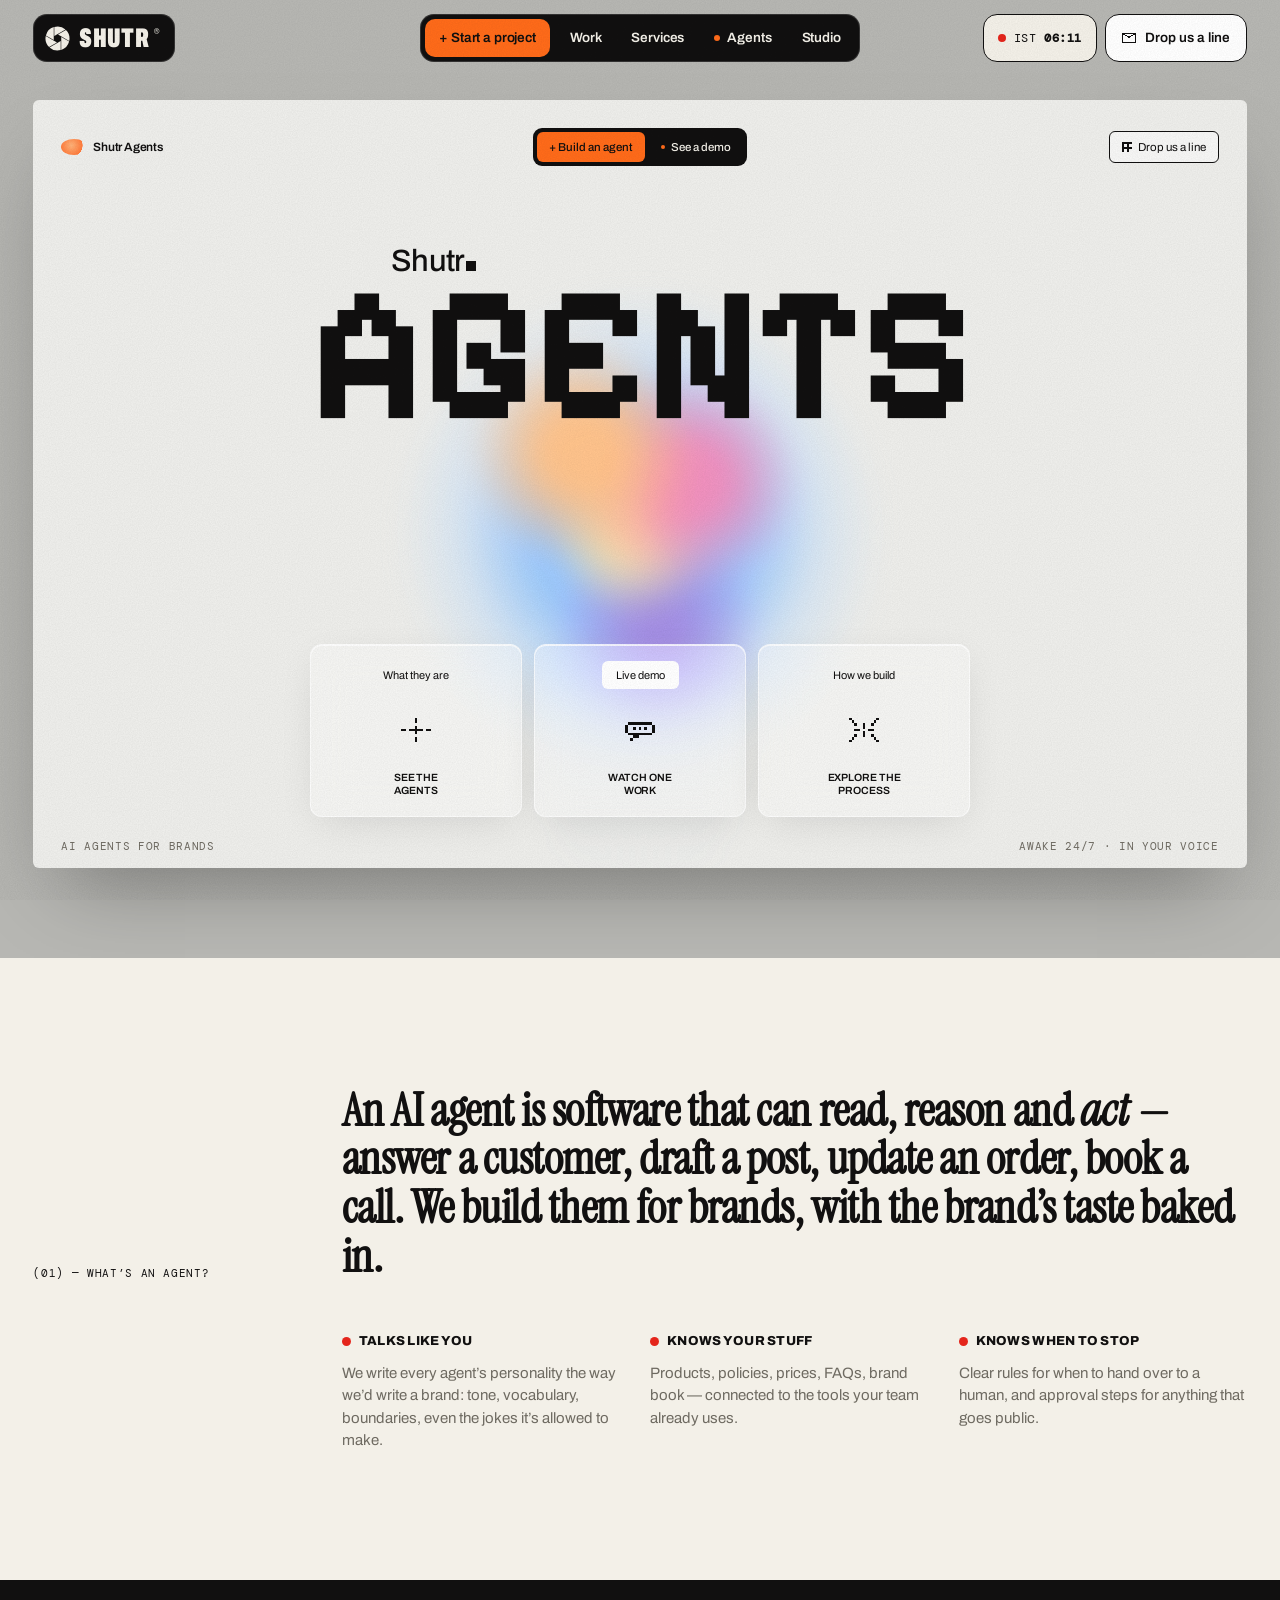
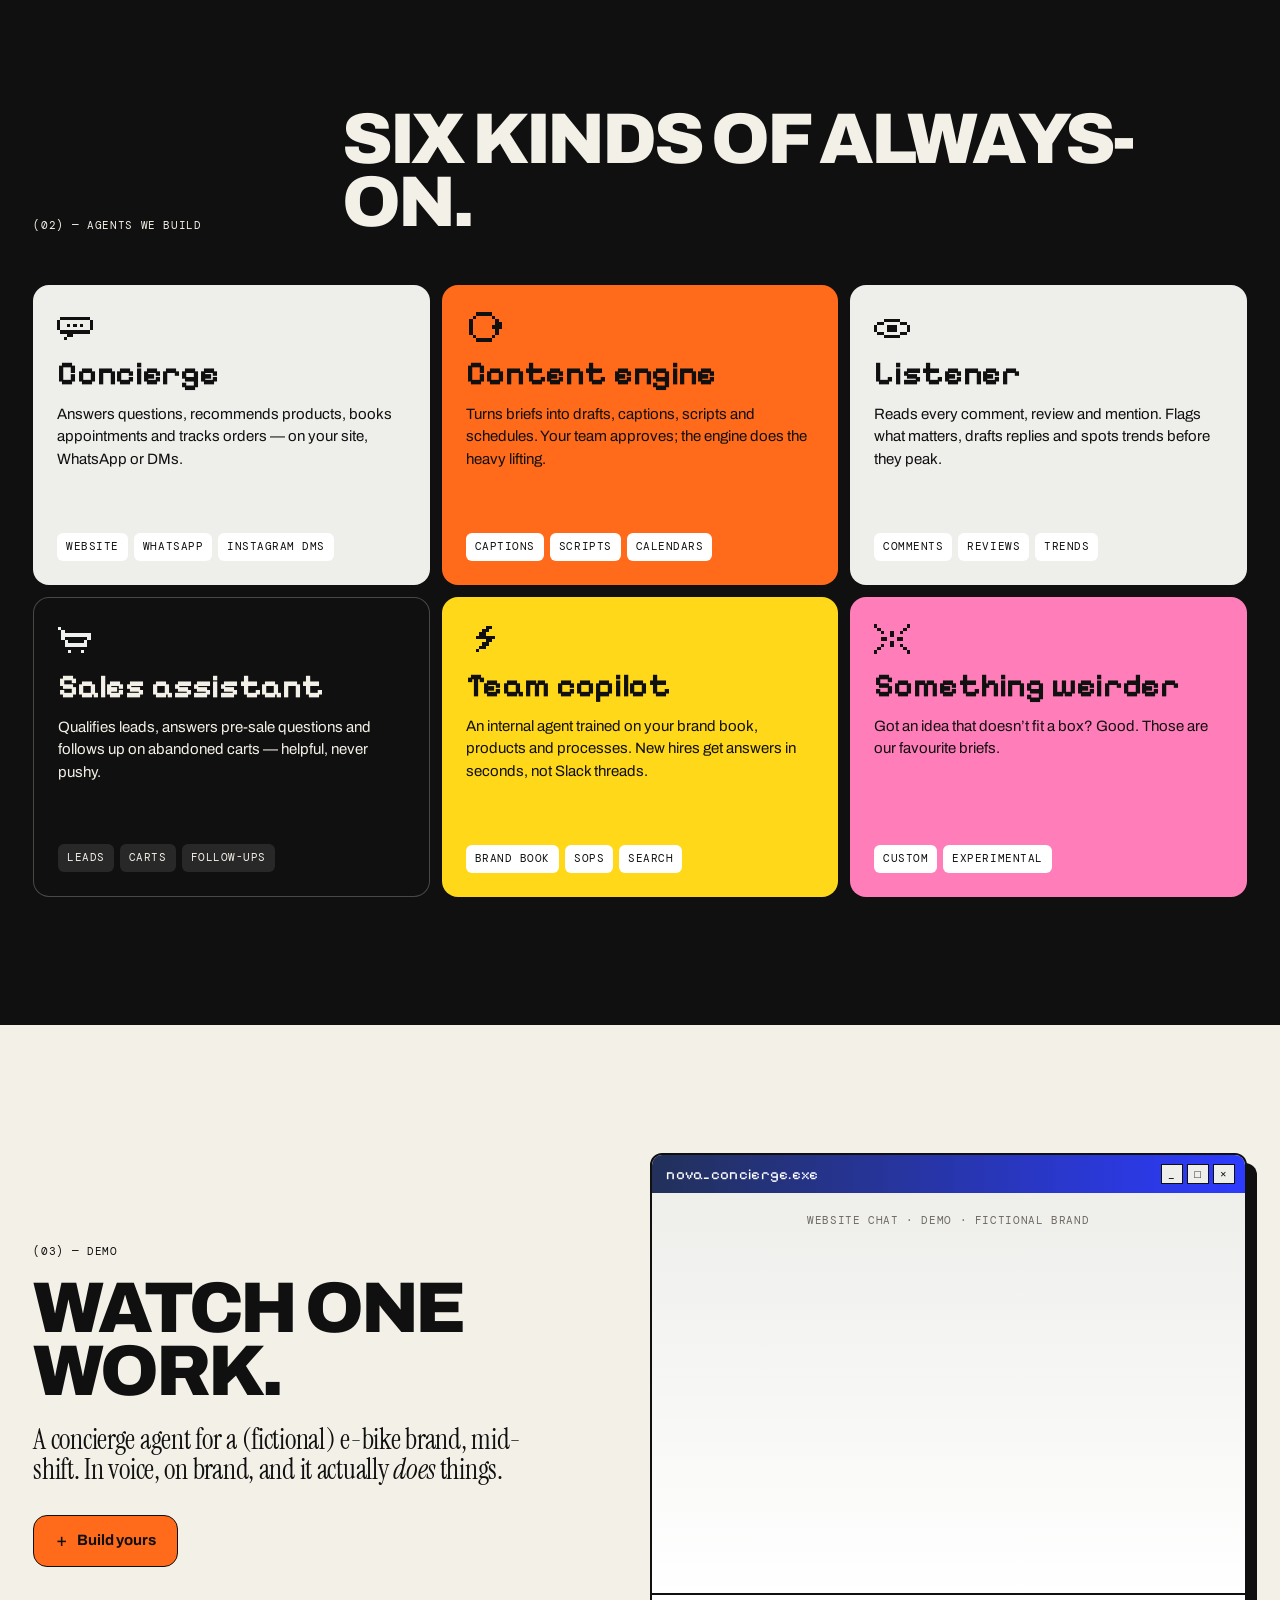
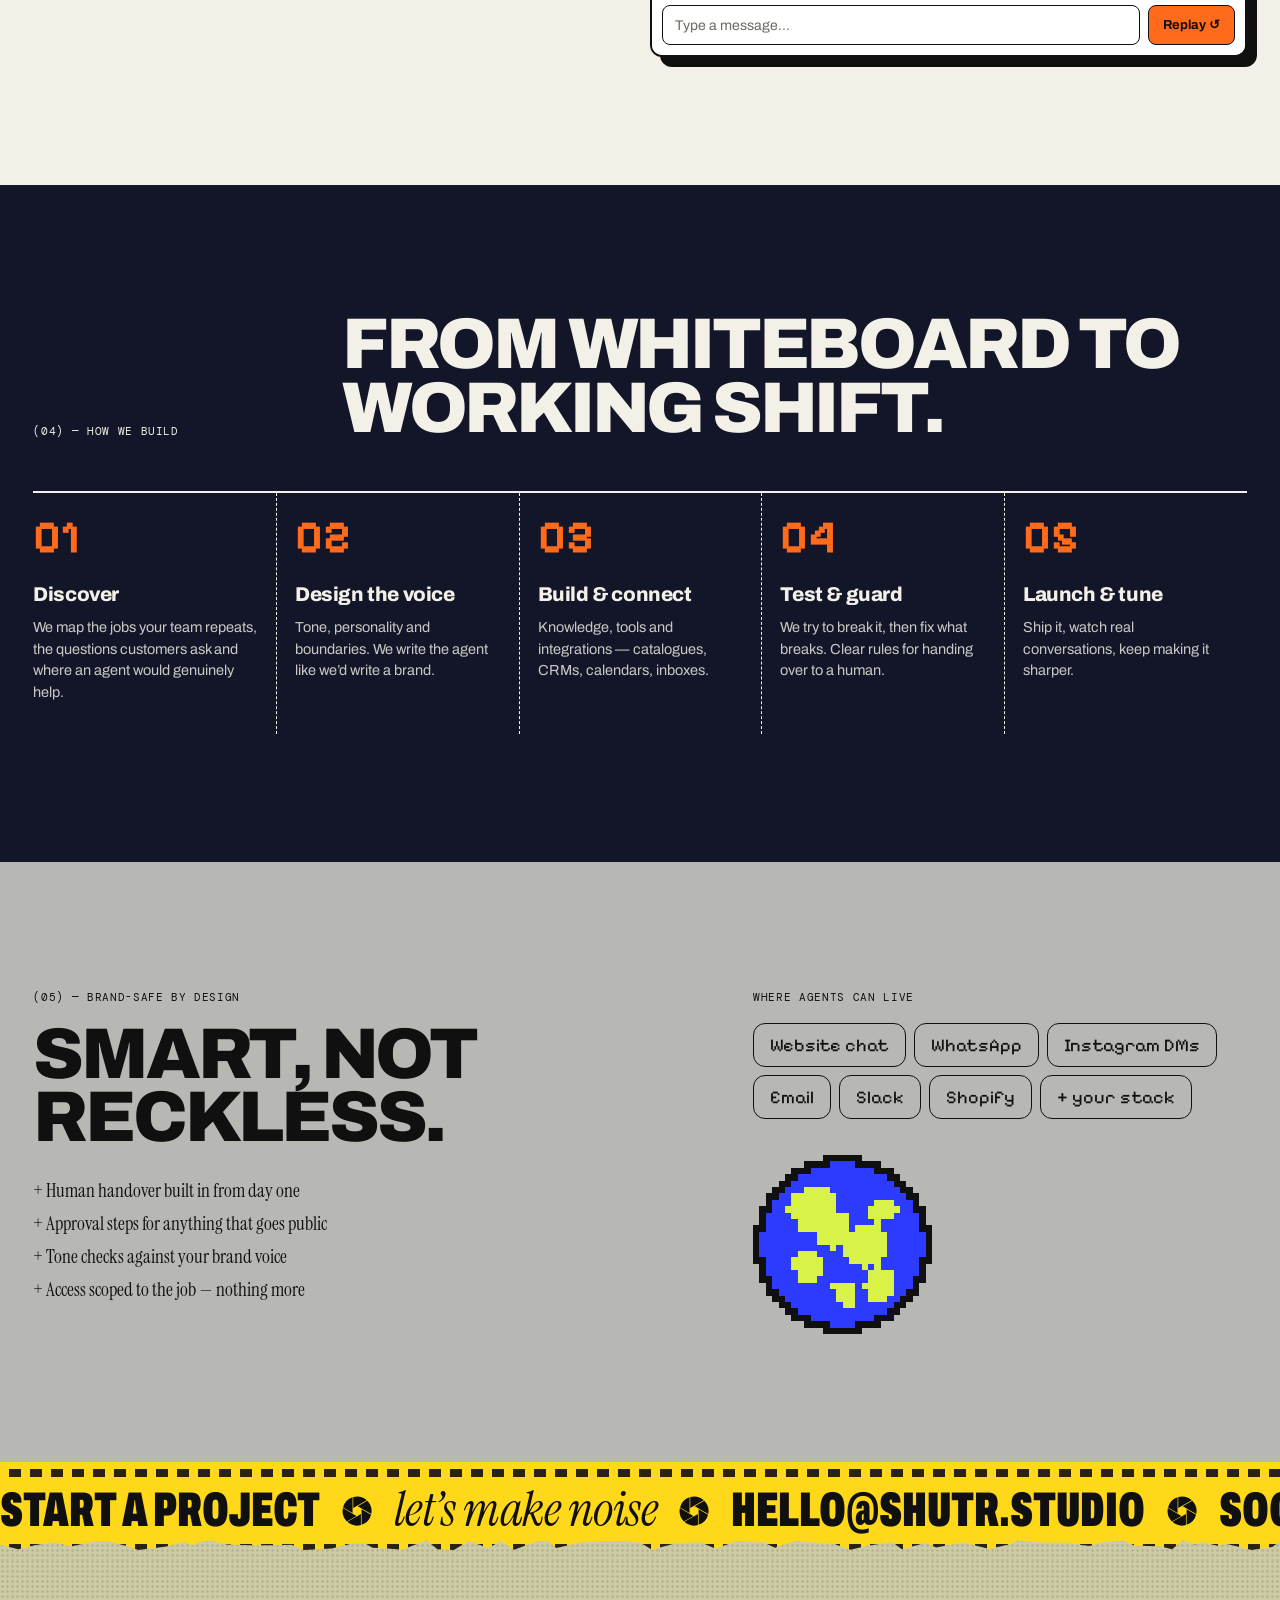
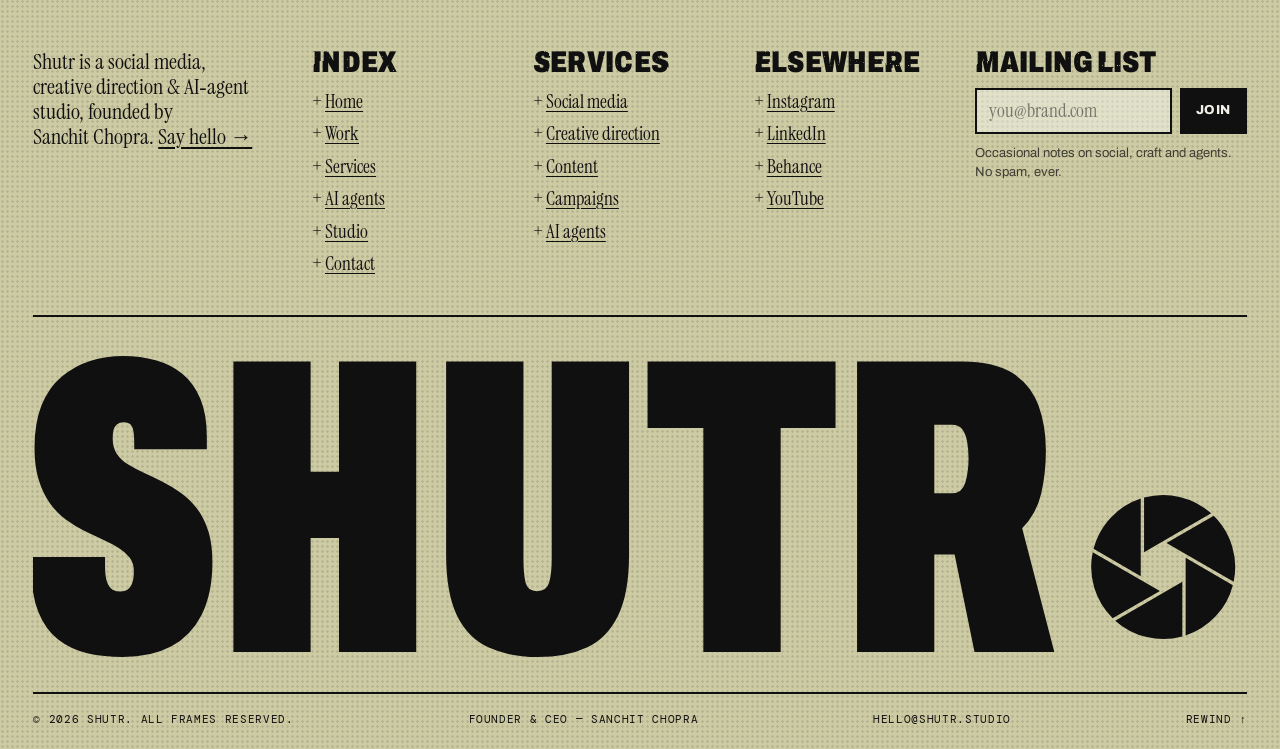
<file: agents.html>
<!doctype html>
<html lang="en">
<head>
<meta charset="utf-8">
<meta name="viewport" content="width=device-width, initial-scale=1, viewport-fit=cover">
<title>AI agents for brands — Shutr</title>
<meta name="description" content="Shutr designs and builds custom AI agents for brands — concierge agents, content engines, social listeners and team copilots that sound like you.">
<meta name="theme-color" content="#111010">
<meta property="og:type" content="website">
<meta property="og:site_name" content="Shutr">
<meta property="og:title" content="AI agents for brands — Shutr">
<meta property="og:description" content="Shutr designs and builds custom AI agents for brands — concierge agents, content engines, social listeners and team copilots that sound like you.">
<meta property="og:image" content="assets/img/og.png">
<meta name="twitter:card" content="summary_large_image">
<link rel="icon" href="favicon.svg" type="image/svg+xml">
<link rel="preconnect" href="https://fonts.googleapis.com">
<link rel="preconnect" href="https://fonts.gstatic.com" crossorigin>
<link rel="stylesheet" href="https://fonts.googleapis.com/css2?family=Archivo:wdth,wght@62..125,100..900&family=DM+Mono:wght@400;500&family=Instrument+Serif:ital@0;1&family=Permanent+Marker&family=Pixelify+Sans:wght@400..700&display=swap">
<link rel="stylesheet" href="assets/css/shutr.css">
<script>document.documentElement.classList.add('js')</script>
<script src="assets/js/shutr.js" defer></script>
</head>
<body id="top">
<a class="skip" href="#main">Skip to content</a>
<svg width="0" height="0" style="position:absolute" aria-hidden="true" focusable="false">
  <defs>
    <symbol id="i-aperture" viewBox="0 0 100 100"><path fill="currentColor" d="M64.96 43.91L96.45 62.09A48 48 0 0 1 64.96 95.61ZM62.76 59.91L62.76 96.27A48 48 0 0 1 17.98 85.76ZM47.80 66.00L16.30 84.18A48 48 0 0 1 3.02 40.15ZM35.04 56.09L3.55 37.91A48 48 0 0 1 35.04 4.39ZM37.24 40.09L37.24 3.73A48 48 0 0 1 82.02 14.24ZM52.20 34.00L83.70 15.82A48 48 0 0 1 96.98 59.85Z"/></symbol>
    <symbol id="i-arrow" viewBox="0 0 24 24"><path d="M3 12h16M13 5l7 7-7 7" fill="none" stroke="currentColor" stroke-width="2.2"/></symbol>
    <symbol id="i-arrow-down" viewBox="0 0 24 24"><path d="M12 3v16M5 13l7 7 7-7" fill="none" stroke="currentColor" stroke-width="2.2"/></symbol>
    <symbol id="i-back" viewBox="0 0 24 24"><path d="M15 4l-8 8 8 8" fill="none" stroke="currentColor" stroke-width="2.4"/></symbol>
    <symbol id="i-play" viewBox="0 0 24 24"><path d="M7 4.5l12.5 7.5L7 19.5z" fill="currentColor"/></symbol>
    <symbol id="i-pause" viewBox="0 0 24 24"><path d="M6.5 5h4v14h-4zM13.5 5h4v14h-4z" fill="currentColor"/></symbol>
    <symbol id="i-prev" viewBox="0 0 24 24"><path d="M5 5h2.5v14H5zM19.5 5L8.5 12l11 7z" fill="currentColor"/></symbol>
    <symbol id="i-next" viewBox="0 0 24 24"><path d="M16.5 5H19v14h-2.5zM4.5 5l11 7-11 7z" fill="currentColor"/></symbol>
    <symbol id="i-heart" viewBox="0 0 24 24"><path d="M12 20.5S3 15 3 8.8C3 6 5.2 4 7.7 4c1.8 0 3.3 1 4.3 2.4C13 5 14.5 4 16.3 4 18.8 4 21 6 21 8.8 21 15 12 20.5 12 20.5z" fill="none" stroke="currentColor" stroke-width="2"/></symbol>
    <symbol id="i-share" viewBox="0 0 24 24"><path d="M12 15V3M7 8l5-5 5 5M5 13v7h14v-7" fill="none" stroke="currentColor" stroke-width="2"/></symbol>
    <symbol id="i-mail" viewBox="0 0 14 14" shape-rendering="crispEdges"><path fill="currentColor" d="M0 2h14v1H0zM0 11h14v1H0zM0 3h1v8H0zM13 3h1v8h-1zM1 3h2v1H1zM3 4h2v1H3zM5 5h2v1H5zM7 5h2v1H7zM9 4h2v1H9zM11 3h2v1h-2zM6 6h2v1H6z"/></symbol>
    <filter id="distress" x="0" y="0" width="100%" height="100%" color-interpolation-filters="sRGB">
      <feTurbulence type="fractalNoise" baseFrequency=".85" numOctaves="1" seed="4" result="speck"/>
      <feColorMatrix in="speck" type="matrix" values="0 0 0 0 0  0 0 0 0 0  0 0 0 0 0  0 0 0 -18 14" result="holes"/>
      <feComposite in="SourceGraphic" in2="holes" operator="in" result="eaten"/>
      <feTurbulence type="fractalNoise" baseFrequency=".035" numOctaves="2" seed="9" result="warp"/>
      <feDisplacementMap in="eaten" in2="warp" scale="2.5" xChannelSelector="R" yChannelSelector="G"/>
    </filter>
  </defs>
</svg>
<div class="iris" aria-hidden="true"><svg><use href="#i-aperture"/></svg></div>
<div class="flash" aria-hidden="true"></div>

<header class="hdr">
  <a class="logo" href="index.html" aria-label="Shutr — home"><svg aria-hidden="true"><use href="#i-aperture"/></svg>Shutr<sup>®</sup></a>
  <nav class="pillbar" aria-label="Primary">
      <a class="pill-cta" href="contact.html">+ Start a project</a>
      <a href="work.html">Work</a>
      <a href="services.html">Services</a>
      <a href="agents.html" aria-current="page">Agents</a>
      <a href="studio.html">Studio</a>
  </nav>
  <div class="hdr__right">
    <span class="clock" title="Studio time (IST)"><i aria-hidden="true"></i>IST <b data-clock>--:--</b></span>
    <a class="btn-line" href="mailto:hello@shutr.studio"><svg aria-hidden="true"><use href="#i-mail"/></svg>Drop us a line</a>
    <button class="menu-btn" type="button" aria-expanded="false" aria-controls="mnav"><span class="menu-btn__label">Menu</span><span class="menu-btn__icon" aria-hidden="true"><i></i><i></i></span></button>
  </div>
</header>

<div class="mnav" id="mnav">
  <nav aria-label="Mobile">
    <ul class="mnav__links">
      <li><a href="work.html"><small>01</small>Work</a></li>
      <li><a href="services.html"><small>02</small>Services</a></li>
      <li><a href="agents.html" aria-current="page"><small>03</small>Agents</a></li>
      <li><a href="studio.html"><small>04</small>Studio</a></li>
      <li><a href="contact.html"><small>05</small>Contact</a></li>
    </ul>
  </nav>
  <img class="sticker" src="assets/svg/flower.svg" alt="" style="--r:-12deg">
  <div class="mnav__foot meta"><a href="mailto:hello@shutr.studio">hello@shutr.studio</a><span>IST <b data-clock>--:--</b></span></div>
</div>

<main id="main">
  <section class="regine t-fog" style="padding-top:calc(var(--hdr-h) + 24px)" aria-labelledby="agents-title">
    <div class="regine__frame">
      <div class="regine__bar">
        <span class="regine__brand">Shutr Agents</span>
        <span class="regine__pill"><a href="contact.html">+ Build an agent</a><a href="#demo">See a demo</a></span>
        <a class="regine__line" href="contact.html">Drop us a line</a>
      </div>
      <h1 class="regine__title" id="agents-title"><span class="small">Shutr<i></i></span><span class="big">AGENTS</span><span class="sr-only"> — AI agents for brands</span></h1>
      <span class="orb" aria-hidden="true"></span>
      <div class="regine__cards">
        <a class="gcard glass" href="#types"><span class="gcard__chip">What they are</span><img src="assets/svg/px-cross.svg" alt=""><span class="gcard__label">See the<br>agents</span></a>
        <a class="gcard glass is-hot" href="#demo"><span class="gcard__chip">Live demo</span><img src="assets/svg/px-chat.svg" alt=""><span class="gcard__label">Watch one<br>work</span></a>
        <a class="gcard glass" href="#build"><span class="gcard__chip">How we build</span><img src="assets/svg/px-spark.svg" alt=""><span class="gcard__label">Explore the<br>process</span></a>
      </div>
      <div class="regine__foot meta"><span>AI agents for brands</span><span>Awake 24/7 · in your voice</span></div>
    </div>
  </section>

  <section class="section t-paper wrap" aria-labelledby="what-title">
    <div class="sec-head">
      <p class="sec-head__label meta">(01) — What’s an agent?</p>
      <h2 class="sec-head__title lede" id="what-title" style="font-size:clamp(30px,3.6vw,58px)">An AI agent is software that can read, reason and <em>act</em> — answer a customer, draft a post, update an order, book a call. We build them for brands, with the brand’s taste baked in.</h2>
    </div>
    <div class="grid">
      <div class="manifesto__cols" style="grid-column:4 / -1;margin-top:0">
        <div data-reveal><h3><i></i>Talks like you</h3><p style="color:var(--muted)">We write every agent’s personality the way we’d write a brand: tone, vocabulary, boundaries, even the jokes it’s allowed to make.</p></div>
        <div data-reveal style="--d:.08s"><h3><i></i>Knows your stuff</h3><p style="color:var(--muted)">Products, policies, prices, FAQs, brand book — connected to the tools your team already uses.</p></div>
        <div data-reveal style="--d:.16s"><h3><i></i>Knows when to stop</h3><p style="color:var(--muted)">Clear rules for when to hand over to a human, and approval steps for anything that goes public.</p></div>
      </div>
    </div>
  </section>

  <section class="section t-ink wrap" id="types" aria-labelledby="types-title">
    <div class="sec-head">
      <p class="sec-head__label meta">(02) — Agents we build</p>
      <h2 class="sec-head__title heavy h-m" id="types-title">Six kinds of always-on.</h2>
    </div>
    <div class="agents-grid">
      <article class="acard" data-reveal><img class="px" src="assets/svg/px-chat.svg" alt=""><h3>Concierge</h3><p>Answers questions, recommends products, books appointments and tracks orders — on your site, WhatsApp or DMs.</p><ul><li>Website</li><li>WhatsApp</li><li>Instagram DMs</li></ul></article>
      <article class="acard acard--orange" data-reveal style="--d:.06s"><img class="px" src="assets/svg/px-loop.svg" alt=""><h3>Content engine</h3><p>Turns briefs into drafts, captions, scripts and schedules. Your team approves; the engine does the heavy lifting.</p><ul><li>Captions</li><li>Scripts</li><li>Calendars</li></ul></article>
      <article class="acard" data-reveal style="--d:.12s"><img class="px" src="assets/svg/px-eye.svg" alt=""><h3>Listener</h3><p>Reads every comment, review and mention. Flags what matters, drafts replies and spots trends before they peak.</p><ul><li>Comments</li><li>Reviews</li><li>Trends</li></ul></article>
      <article class="acard acard--dark" data-reveal style="border:1.5px solid rgba(243,240,232,.25)"><img class="px" src="assets/svg/px-cart.svg" alt="" style="filter:invert(1)"><h3>Sales assistant</h3><p>Qualifies leads, answers pre-sale questions and follows up on abandoned carts — helpful, never pushy.</p><ul><li>Leads</li><li>Carts</li><li>Follow-ups</li></ul></article>
      <article class="acard" data-reveal style="--d:.06s;background:var(--yellow)"><img class="px" src="assets/svg/px-bolt.svg" alt=""><h3>Team copilot</h3><p>An internal agent trained on your brand book, products and processes. New hires get answers in seconds, not Slack threads.</p><ul><li>Brand book</li><li>SOPs</li><li>Search</li></ul></article>
      <article class="acard" data-reveal style="--d:.12s;background:var(--pink)"><img class="px" src="assets/svg/px-spark.svg" alt=""><h3>Something weirder</h3><p>Got an idea that doesn’t fit a box? Good. Those are our favourite briefs.</p><ul><li>Custom</li><li>Experimental</li></ul></article>
    </div>
  </section>

  <section class="section t-paper wrap" id="demo" aria-labelledby="demo-title">
    <div class="grid" style="align-items:center;row-gap:40px">
      <div style="grid-column:span 5" class="demo-copy">
        <p class="meta" style="margin-bottom:18px">(03) — Demo</p>
        <h2 class="heavy h-m" id="demo-title">Watch one work.</h2>
        <p class="lede" style="margin-top:22px;font-size:clamp(22px,2.2vw,32px)">A concierge agent for a (fictional) e-bike brand, mid-shift. In voice, on brand, and it actually <em>does</em> things.</p>
        <div style="display:flex;gap:10px;flex-wrap:wrap;margin-top:30px">
          <a class="btn btn--orange" href="contact.html"><span class="plus">+</span> Build yours</a>
        </div>
      </div>
      <div style="grid-column:7 / -1" class="demo-win">
        <div class="win" data-chat>
          <div class="win__bar"><span>nova_concierge.exe</span><span class="win__btns" aria-hidden="true"><span>_</span><span>□</span><span>×</span></span></div>
          <div class="win__body" aria-label="Demo conversation between a customer and an AI concierge agent"></div>
          <div class="win__input"><span>Type a message…</span><button type="button" data-replay>Replay ↺</button></div>
          <script type="application/json">[["sys", "Website chat · Demo · Fictional brand"], ["user", "hey — does the Nova 2 handle steep hills? my commute is basically all uphill"], ["bot", "Short answer: yes, happily. The Nova 2 has a torque sensor and a dedicated Climb mode built for steep gradients. Want me to check range for your usual ride?"], ["user", "sure, about 18km each way"], ["bot", "That’s roughly 36km a day — comfortably inside range, even with hills. You’d charge every couple of days."], ["user", "nice. can I try one before I buy?"], ["bot", "Of course. There are test-ride slots this Saturday at 11:00 and 15:30. Want me to grab one?"], ["user", "11 works"], ["sys", "Action → test ride booked · confirmation sent"], ["bot", "Done — you’re booked for Saturday at 11:00. Details are in your inbox. Anything else before you ride?"]]</script>
        </div>
      </div>
    </div>
  </section>

  <section class="section t-navy wrap" id="build" aria-labelledby="build-title">
    <div class="sec-head">
      <p class="sec-head__label meta">(04) — How we build</p>
      <h2 class="sec-head__title heavy h-m" id="build-title">From whiteboard to working shift.</h2>
    </div>
    <div class="steps">
      <div class="step" data-reveal><span class="pixel">01</span><h3>Discover</h3><p>We map the jobs your team repeats, the questions customers ask and where an agent would genuinely help.</p></div>
      <div class="step" data-reveal style="--d:.05s"><span class="pixel">02</span><h3>Design the voice</h3><p>Tone, personality and boundaries. We write the agent like we’d write a brand.</p></div>
      <div class="step" data-reveal style="--d:.1s"><span class="pixel">03</span><h3>Build &amp; connect</h3><p>Knowledge, tools and integrations — catalogues, CRMs, calendars, inboxes.</p></div>
      <div class="step" data-reveal style="--d:.15s"><span class="pixel">04</span><h3>Test &amp; guard</h3><p>We try to break it, then fix what breaks. Clear rules for handing over to a human.</p></div>
      <div class="step" data-reveal style="--d:.2s"><span class="pixel">05</span><h3>Launch &amp; tune</h3><p>Ship it, watch real conversations, keep making it sharper.</p></div>
    </div>
  </section>

  <section class="section t-fog wrap" aria-labelledby="safe-title">
    <div class="grid" style="row-gap:40px">
      <div style="grid-column:span 6" class="safe-a">
        <p class="meta" style="margin-bottom:18px">(05) — Brand-safe by design</p>
        <h2 class="heavy h-m" id="safe-title">Smart, not reckless.</h2>
        <ul class="linklist" style="margin-top:28px">
          <li><span>Human handover built in from day one</span></li>
          <li><span>Approval steps for anything that goes public</span></li>
          <li><span>Tone checks against your brand voice</span></li>
          <li><span>Access scoped to the job — nothing more</span></li>
        </ul>
      </div>
      <div style="grid-column:8 / -1" class="safe-b">
        <p class="meta" style="margin-bottom:18px">Where agents can live</p>
        <div class="channels"><span>Website chat</span><span>WhatsApp</span><span>Instagram DMs</span><span>Email</span><span>Slack</span><span>Shopify</span><span>+ your stack</span></div>
        <img src="assets/svg/px-globe.svg" alt="" style="width:clamp(120px,14vw,200px);image-rendering:pixelated;margin-top:36px">
      </div>
    </div>
  </section>
</main>

<a class="strip strip--yellow" href="contact.html" aria-label="Start a project with Shutr" style="display:block;text-decoration:none">
  <div class="strip__track" style="--speed:30s"><span class="strip__item">Start a project<svg aria-hidden="true"><use href="#i-aperture"/></svg></span><span class="strip__item"><em>let’s make noise</em><svg aria-hidden="true"><use href="#i-aperture"/></svg></span><span class="strip__item">hello@shutr.studio<svg aria-hidden="true"><use href="#i-aperture"/></svg></span><span class="strip__item">Social<svg aria-hidden="true"><use href="#i-aperture"/></svg></span><span class="strip__item">Creative direction<svg aria-hidden="true"><use href="#i-aperture"/></svg></span><span class="strip__item">AI agents<svg aria-hidden="true"><use href="#i-aperture"/></svg></span><span class="strip__item">Start a project<svg aria-hidden="true"><use href="#i-aperture"/></svg></span><span class="strip__item"><em>let’s make noise</em><svg aria-hidden="true"><use href="#i-aperture"/></svg></span><span class="strip__item">hello@shutr.studio<svg aria-hidden="true"><use href="#i-aperture"/></svg></span><span class="strip__item">Social<svg aria-hidden="true"><use href="#i-aperture"/></svg></span><span class="strip__item">Creative direction<svg aria-hidden="true"><use href="#i-aperture"/></svg></span><span class="strip__item">AI agents<svg aria-hidden="true"><use href="#i-aperture"/></svg></span></div>
</a>
<footer class="ftr torn-top halftone">
  <div class="ftr__inner">
    <div class="ftr__grid">
      <p class="ftr__about">Shutr is a social media, creative direction &amp; AI&#8209;agent studio, founded by Sanchit&nbsp;Chopra. <a href="contact.html">Say hello&nbsp;→</a></p>
      <nav aria-label="Footer">
        <h4 class="stamp">Index</h4>
        <ul class="linklist">
          <li><a href="index.html">Home</a></li>
          <li><a href="work.html">Work</a></li>
          <li><a href="services.html">Services</a></li>
          <li><a href="agents.html">AI agents</a></li>
          <li><a href="studio.html">Studio</a></li>
          <li><a href="contact.html">Contact</a></li>
        </ul>
      </nav>
      <div>
        <h4 class="stamp">Services</h4>
        <ul class="linklist">
          <li><a href="services.html#social">Social media</a></li>
          <li><a href="services.html#creative">Creative direction</a></li>
          <li><a href="services.html#creative">Content</a></li>
          <li><a href="services.html#process">Campaigns</a></li>
          <li><a href="agents.html">AI agents</a></li>
        </ul>
      </div>
      <div>
        <h4 class="stamp">Elsewhere</h4>
        <ul class="linklist">
          <!-- TODO: add real profile URLs -->
          <li><a href="#" data-todo="instagram">Instagram</a></li>
          <li><a href="#" data-todo="linkedin">LinkedIn</a></li>
          <li><a href="#" data-todo="behance">Behance</a></li>
          <li><a href="#" data-todo="youtube">YouTube</a></li>
        </ul>
      </div>
      <form class="mailing" data-mailto="hello@shutr.studio" data-subject="Add me to the Shutr list">
        <label for="ml-email">mailing list</label>
        <div class="mailing__row">
          <input id="ml-email" type="email" name="email" required placeholder="you@brand.com" autocomplete="email">
          <button type="submit">Join</button>
        </div>
        <p>Occasional notes on social, craft and agents. No spam, ever.</p>
      </form>
    </div>
    <div class="ftr__word">
      <p class="display" aria-hidden="true">Shutr</p>
      <svg class="aperture-big" aria-hidden="true"><use href="#i-aperture"/></svg>
    </div>
    <div class="ftr__base meta">
      <span>© <span data-year>2026</span> Shutr. All frames reserved.</span>
      <span>Founder &amp; CEO — Sanchit Chopra</span>
      <a href="mailto:hello@shutr.studio">hello@shutr.studio</a>
      <a href="#top">Rewind ↑</a>
    </div>
  </div>
</footer>
</body>
</html>
</file>
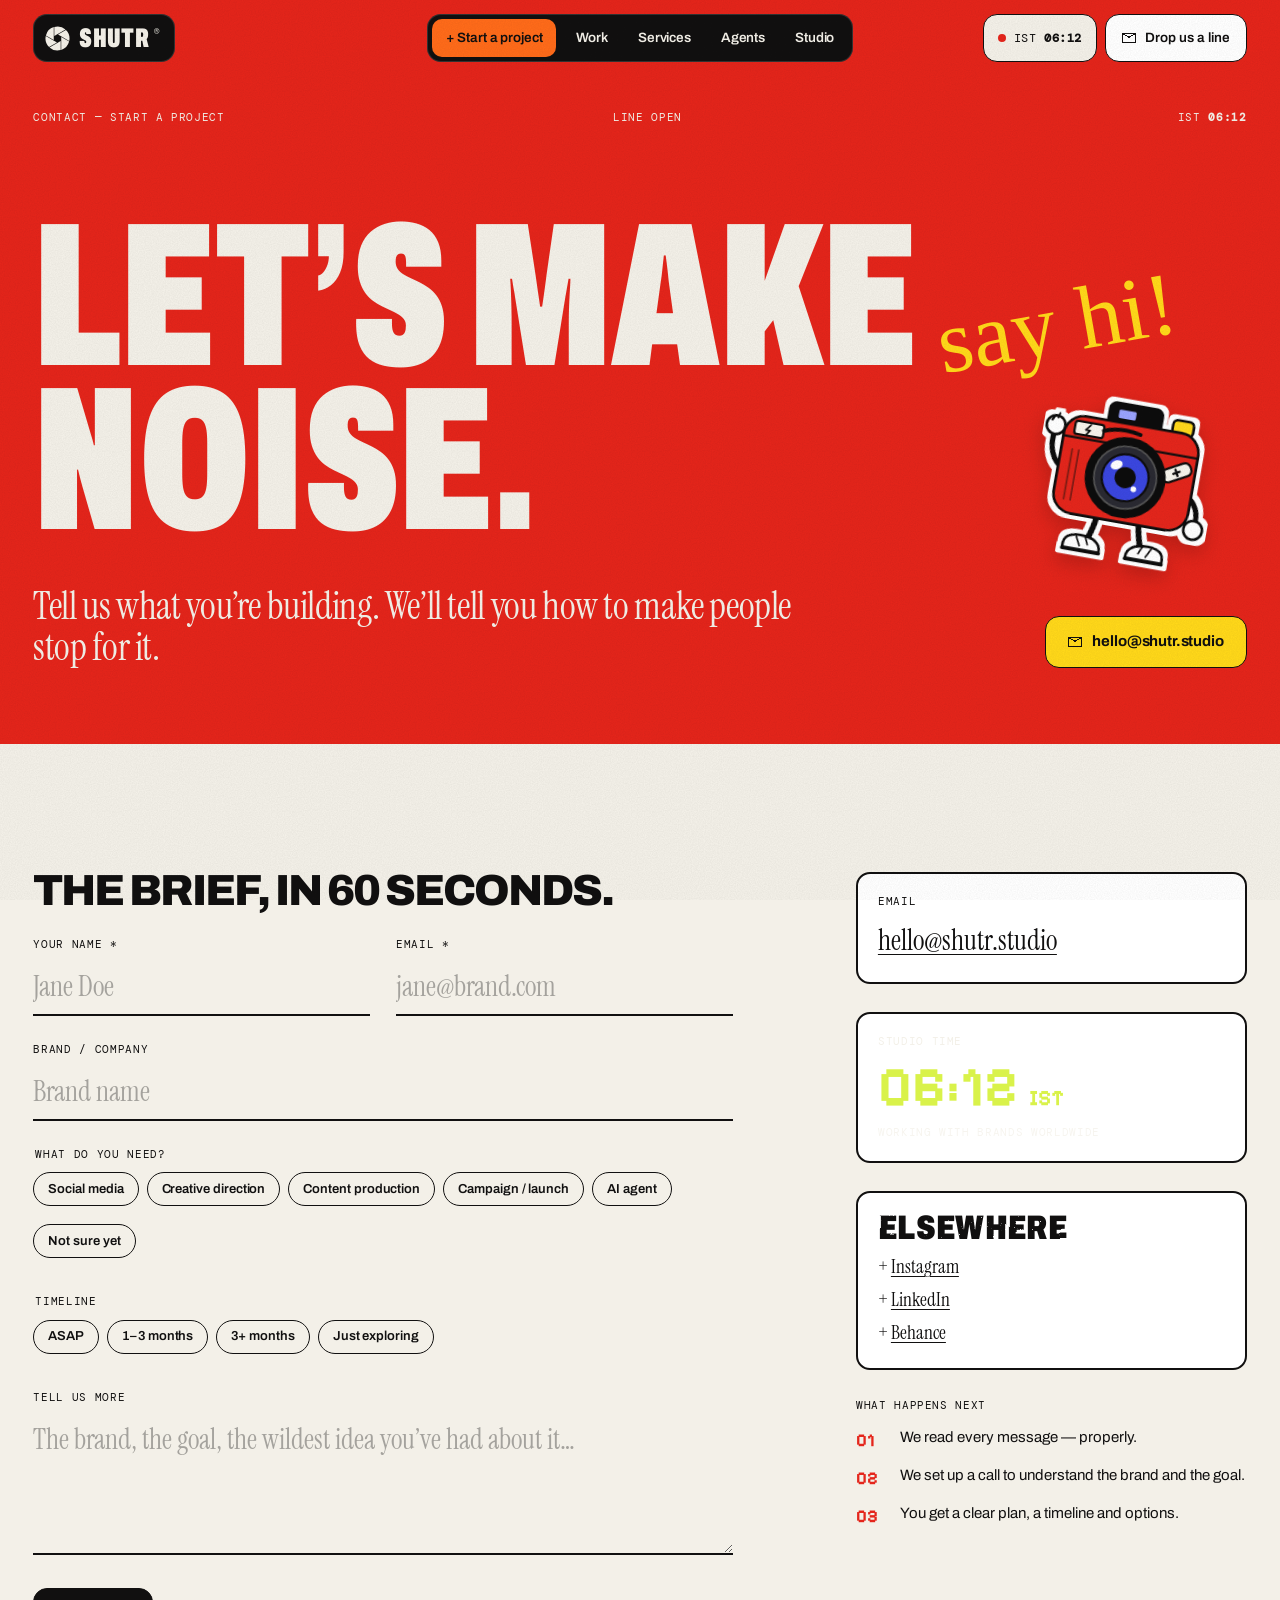
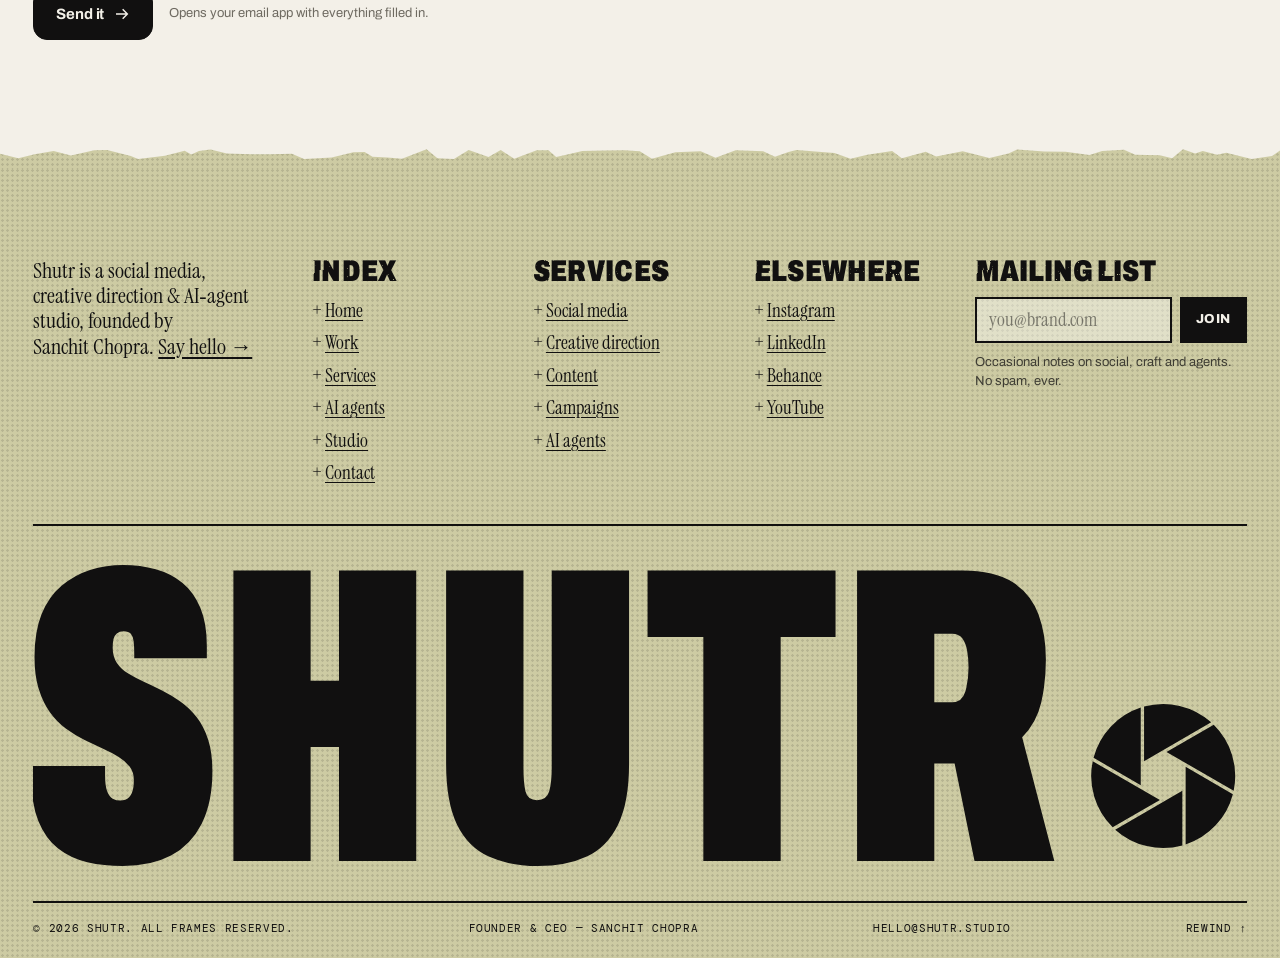
<file: contact.html>
<!doctype html>
<html lang="en">
<head>
<meta charset="utf-8">
<meta name="viewport" content="width=device-width, initial-scale=1, viewport-fit=cover">
<title>Contact — Shutr</title>
<meta name="description" content="Start a project with Shutr — social media, creative direction, content and AI agents for brands.">
<meta name="theme-color" content="#111010">
<meta property="og:type" content="website">
<meta property="og:site_name" content="Shutr">
<meta property="og:title" content="Contact — Shutr">
<meta property="og:description" content="Start a project with Shutr — social media, creative direction, content and AI agents for brands.">
<meta property="og:image" content="assets/img/og.png">
<meta name="twitter:card" content="summary_large_image">
<link rel="icon" href="favicon.svg" type="image/svg+xml">
<link rel="preconnect" href="https://fonts.googleapis.com">
<link rel="preconnect" href="https://fonts.gstatic.com" crossorigin>
<link rel="stylesheet" href="https://fonts.googleapis.com/css2?family=Archivo:wdth,wght@62..125,100..900&family=DM+Mono:wght@400;500&family=Instrument+Serif:ital@0;1&family=Permanent+Marker&family=Pixelify+Sans:wght@400..700&display=swap">
<link rel="stylesheet" href="assets/css/shutr.css">
<script>document.documentElement.classList.add('js')</script>
<script src="assets/js/shutr.js" defer></script>
</head>
<body id="top">
<a class="skip" href="#main">Skip to content</a>
<svg width="0" height="0" style="position:absolute" aria-hidden="true" focusable="false">
  <defs>
    <symbol id="i-aperture" viewBox="0 0 100 100"><path fill="currentColor" d="M64.96 43.91L96.45 62.09A48 48 0 0 1 64.96 95.61ZM62.76 59.91L62.76 96.27A48 48 0 0 1 17.98 85.76ZM47.80 66.00L16.30 84.18A48 48 0 0 1 3.02 40.15ZM35.04 56.09L3.55 37.91A48 48 0 0 1 35.04 4.39ZM37.24 40.09L37.24 3.73A48 48 0 0 1 82.02 14.24ZM52.20 34.00L83.70 15.82A48 48 0 0 1 96.98 59.85Z"/></symbol>
    <symbol id="i-arrow" viewBox="0 0 24 24"><path d="M3 12h16M13 5l7 7-7 7" fill="none" stroke="currentColor" stroke-width="2.2"/></symbol>
    <symbol id="i-arrow-down" viewBox="0 0 24 24"><path d="M12 3v16M5 13l7 7 7-7" fill="none" stroke="currentColor" stroke-width="2.2"/></symbol>
    <symbol id="i-back" viewBox="0 0 24 24"><path d="M15 4l-8 8 8 8" fill="none" stroke="currentColor" stroke-width="2.4"/></symbol>
    <symbol id="i-play" viewBox="0 0 24 24"><path d="M7 4.5l12.5 7.5L7 19.5z" fill="currentColor"/></symbol>
    <symbol id="i-pause" viewBox="0 0 24 24"><path d="M6.5 5h4v14h-4zM13.5 5h4v14h-4z" fill="currentColor"/></symbol>
    <symbol id="i-prev" viewBox="0 0 24 24"><path d="M5 5h2.5v14H5zM19.5 5L8.5 12l11 7z" fill="currentColor"/></symbol>
    <symbol id="i-next" viewBox="0 0 24 24"><path d="M16.5 5H19v14h-2.5zM4.5 5l11 7-11 7z" fill="currentColor"/></symbol>
    <symbol id="i-heart" viewBox="0 0 24 24"><path d="M12 20.5S3 15 3 8.8C3 6 5.2 4 7.7 4c1.8 0 3.3 1 4.3 2.4C13 5 14.5 4 16.3 4 18.8 4 21 6 21 8.8 21 15 12 20.5 12 20.5z" fill="none" stroke="currentColor" stroke-width="2"/></symbol>
    <symbol id="i-share" viewBox="0 0 24 24"><path d="M12 15V3M7 8l5-5 5 5M5 13v7h14v-7" fill="none" stroke="currentColor" stroke-width="2"/></symbol>
    <symbol id="i-mail" viewBox="0 0 14 14" shape-rendering="crispEdges"><path fill="currentColor" d="M0 2h14v1H0zM0 11h14v1H0zM0 3h1v8H0zM13 3h1v8h-1zM1 3h2v1H1zM3 4h2v1H3zM5 5h2v1H5zM7 5h2v1H7zM9 4h2v1H9zM11 3h2v1h-2zM6 6h2v1H6z"/></symbol>
    <filter id="distress" x="0" y="0" width="100%" height="100%" color-interpolation-filters="sRGB">
      <feTurbulence type="fractalNoise" baseFrequency=".85" numOctaves="1" seed="4" result="speck"/>
      <feColorMatrix in="speck" type="matrix" values="0 0 0 0 0  0 0 0 0 0  0 0 0 0 0  0 0 0 -18 14" result="holes"/>
      <feComposite in="SourceGraphic" in2="holes" operator="in" result="eaten"/>
      <feTurbulence type="fractalNoise" baseFrequency=".035" numOctaves="2" seed="9" result="warp"/>
      <feDisplacementMap in="eaten" in2="warp" scale="2.5" xChannelSelector="R" yChannelSelector="G"/>
    </filter>
  </defs>
</svg>
<div class="iris" aria-hidden="true"><svg><use href="#i-aperture"/></svg></div>
<div class="flash" aria-hidden="true"></div>

<header class="hdr">
  <a class="logo" href="index.html" aria-label="Shutr — home"><svg aria-hidden="true"><use href="#i-aperture"/></svg>Shutr<sup>®</sup></a>
  <nav class="pillbar" aria-label="Primary">
      <a class="pill-cta" href="contact.html" aria-current="page">+ Start a project</a>
      <a href="work.html">Work</a>
      <a href="services.html">Services</a>
      <a href="agents.html">Agents</a>
      <a href="studio.html">Studio</a>
  </nav>
  <div class="hdr__right">
    <span class="clock" title="Studio time (IST)"><i aria-hidden="true"></i>IST <b data-clock>--:--</b></span>
    <a class="btn-line" href="mailto:hello@shutr.studio"><svg aria-hidden="true"><use href="#i-mail"/></svg>Drop us a line</a>
    <button class="menu-btn" type="button" aria-expanded="false" aria-controls="mnav"><span class="menu-btn__label">Menu</span><span class="menu-btn__icon" aria-hidden="true"><i></i><i></i></span></button>
  </div>
</header>

<div class="mnav" id="mnav">
  <nav aria-label="Mobile">
    <ul class="mnav__links">
      <li><a href="work.html"><small>01</small>Work</a></li>
      <li><a href="services.html"><small>02</small>Services</a></li>
      <li><a href="agents.html"><small>03</small>Agents</a></li>
      <li><a href="studio.html"><small>04</small>Studio</a></li>
      <li><a href="contact.html" aria-current="page"><small>05</small>Contact</a></li>
    </ul>
  </nav>
  <img class="sticker" src="assets/svg/flower.svg" alt="" style="--r:-12deg">
  <div class="mnav__foot meta"><a href="mailto:hello@shutr.studio">hello@shutr.studio</a><span>IST <b data-clock>--:--</b></span></div>
</div>

<main id="main">
  <section class="phero t-red">
    <div class="corners meta">
      <p>Contact — Start a project</p>
      <p class="rec"><i></i>Line open</p>
      <p>IST <b data-clock>--:--</b></p>
    </div>
    <h1 class="phero__title display" style="font-size:clamp(76px,16vw,280px)">Let’s make<br>noise.</h1>
    <p class="scrawl hand" style="color:var(--yellow);right:8%;top:38%" aria-hidden="true">say hi!</p>
    <div class="phero__row">
      <p class="lede">Tell us what you’re building. We’ll tell you how to make people stop for it.</p>
      <p class="phero__aside"><a class="btn btn--yellow" href="mailto:hello@shutr.studio"><svg width="14" height="14"><use href="#i-mail"/></svg> hello@shutr.studio</a></p>
    </div>
    <img class="sticker" data-drag src="assets/svg/mascot.svg" alt="" style="--w:clamp(110px,14vw,220px);right:5%;bottom:24%;--r:10deg">
  </section>

  <section class="section t-paper wrap" aria-labelledby="form-title">
    <div class="contact-grid">
      <form class="form" data-mailto="hello@shutr.studio" data-kind="project">
        <h2 class="heavy h-s" id="form-title">The brief, in 60 seconds.</h2>
        <div class="two">
          <div class="field"><label class="meta" for="f-name">Your name *</label><input id="f-name" name="name" required autocomplete="name" placeholder="Jane Doe"></div>
          <div class="field"><label class="meta" for="f-email">Email *</label><input id="f-email" name="email" type="email" required autocomplete="email" placeholder="jane@brand.com"></div>
        </div>
        <div class="field"><label class="meta" for="f-company">Brand / company</label><input id="f-company" name="company" autocomplete="organization" placeholder="Brand name"></div>
        <fieldset class="field"><legend class="meta">What do you need?</legend><div class="chips"><label class="chipbox"><input type="checkbox" name="needs" value="Social media"><span class="chip">Social media</span></label><label class="chipbox"><input type="checkbox" name="needs" value="Creative direction"><span class="chip">Creative direction</span></label><label class="chipbox"><input type="checkbox" name="needs" value="Content production"><span class="chip">Content production</span></label><label class="chipbox"><input type="checkbox" name="needs" value="Campaign / launch"><span class="chip">Campaign / launch</span></label><label class="chipbox"><input type="checkbox" name="needs" value="AI agent"><span class="chip">AI agent</span></label><label class="chipbox"><input type="checkbox" name="needs" value="Not sure yet"><span class="chip">Not sure yet</span></label></div></fieldset>
        <fieldset class="field"><legend class="meta">Timeline</legend><div class="chips"><label class="chipbox"><input type="radio" name="timeline" value="ASAP"><span class="chip">ASAP</span></label><label class="chipbox"><input type="radio" name="timeline" value="1–3 months"><span class="chip">1–3 months</span></label><label class="chipbox"><input type="radio" name="timeline" value="3+ months"><span class="chip">3+ months</span></label><label class="chipbox"><input type="radio" name="timeline" value="Just exploring"><span class="chip">Just exploring</span></label></div></fieldset>
        <div class="field"><label class="meta" for="f-msg">Tell us more</label><textarea id="f-msg" name="message" placeholder="The brand, the goal, the wildest idea you’ve had about it…"></textarea></div>
        <div style="display:flex;gap:16px;align-items:center;flex-wrap:wrap">
          <button class="btn btn--ink" type="submit">Send it <svg width="16" height="16" class="arr"><use href="#i-arrow"/></svg></button>
          <p class="form__note">Opens your email app with everything filled in.</p>
        </div>
        <p class="form__note" data-sent hidden role="status">Your email app should be open now. Nothing happened? Write to us directly at <a href="mailto:hello@shutr.studio">hello@shutr.studio</a>.</p>
      </form>

      <aside class="contact-side">
        <div class="side-card">
          <p class="meta" style="margin-bottom:10px">Email</p>
          <a class="big" href="mailto:hello@shutr.studio">hello@shutr.studio</a>
        </div>
        <div class="side-card t-ink" style="border-color:var(--ink)">
          <p class="meta" style="margin-bottom:10px">Studio time</p>
          <p class="pixel" style="font-size:56px;font-weight:700;line-height:1;color:var(--lime)"><b data-clock>--:--</b> <span style="font-size:22px">IST</span></p>
          <p class="meta" style="margin-top:10px;opacity:.7">Working with brands worldwide</p>
        </div>
        <div class="side-card">
          <h3 class="stamp">Elsewhere</h3>
          <ul class="linklist">
            <!-- TODO: add real profile URLs -->
            <li><a href="#">Instagram</a></li>
            <li><a href="#">LinkedIn</a></li>
            <li><a href="#">Behance</a></li>
          </ul>
        </div>
        <div>
          <p class="meta" style="margin-bottom:14px">What happens next</p>
          <ol class="nextsteps" role="list">
            <li><span>01</span>We read every message — properly.</li>
            <li><span>02</span>We set up a call to understand the brand and the goal.</li>
            <li><span>03</span>You get a clear plan, a timeline and options.</li>
          </ol>
        </div>
      </aside>
    </div>
  </section>
</main>

<footer class="ftr torn-top halftone">
  <div class="ftr__inner">
    <div class="ftr__grid">
      <p class="ftr__about">Shutr is a social media, creative direction &amp; AI&#8209;agent studio, founded by Sanchit&nbsp;Chopra. <a href="contact.html">Say hello&nbsp;→</a></p>
      <nav aria-label="Footer">
        <h4 class="stamp">Index</h4>
        <ul class="linklist">
          <li><a href="index.html">Home</a></li>
          <li><a href="work.html">Work</a></li>
          <li><a href="services.html">Services</a></li>
          <li><a href="agents.html">AI agents</a></li>
          <li><a href="studio.html">Studio</a></li>
          <li><a href="contact.html">Contact</a></li>
        </ul>
      </nav>
      <div>
        <h4 class="stamp">Services</h4>
        <ul class="linklist">
          <li><a href="services.html#social">Social media</a></li>
          <li><a href="services.html#creative">Creative direction</a></li>
          <li><a href="services.html#creative">Content</a></li>
          <li><a href="services.html#process">Campaigns</a></li>
          <li><a href="agents.html">AI agents</a></li>
        </ul>
      </div>
      <div>
        <h4 class="stamp">Elsewhere</h4>
        <ul class="linklist">
          <!-- TODO: add real profile URLs -->
          <li><a href="#" data-todo="instagram">Instagram</a></li>
          <li><a href="#" data-todo="linkedin">LinkedIn</a></li>
          <li><a href="#" data-todo="behance">Behance</a></li>
          <li><a href="#" data-todo="youtube">YouTube</a></li>
        </ul>
      </div>
      <form class="mailing" data-mailto="hello@shutr.studio" data-subject="Add me to the Shutr list">
        <label for="ml-email">mailing list</label>
        <div class="mailing__row">
          <input id="ml-email" type="email" name="email" required placeholder="you@brand.com" autocomplete="email">
          <button type="submit">Join</button>
        </div>
        <p>Occasional notes on social, craft and agents. No spam, ever.</p>
      </form>
    </div>
    <div class="ftr__word">
      <p class="display" aria-hidden="true">Shutr</p>
      <svg class="aperture-big" aria-hidden="true"><use href="#i-aperture"/></svg>
    </div>
    <div class="ftr__base meta">
      <span>© <span data-year>2026</span> Shutr. All frames reserved.</span>
      <span>Founder &amp; CEO — Sanchit Chopra</span>
      <a href="mailto:hello@shutr.studio">hello@shutr.studio</a>
      <a href="#top">Rewind ↑</a>
    </div>
  </div>
</footer>
</body>
</html>
</file>
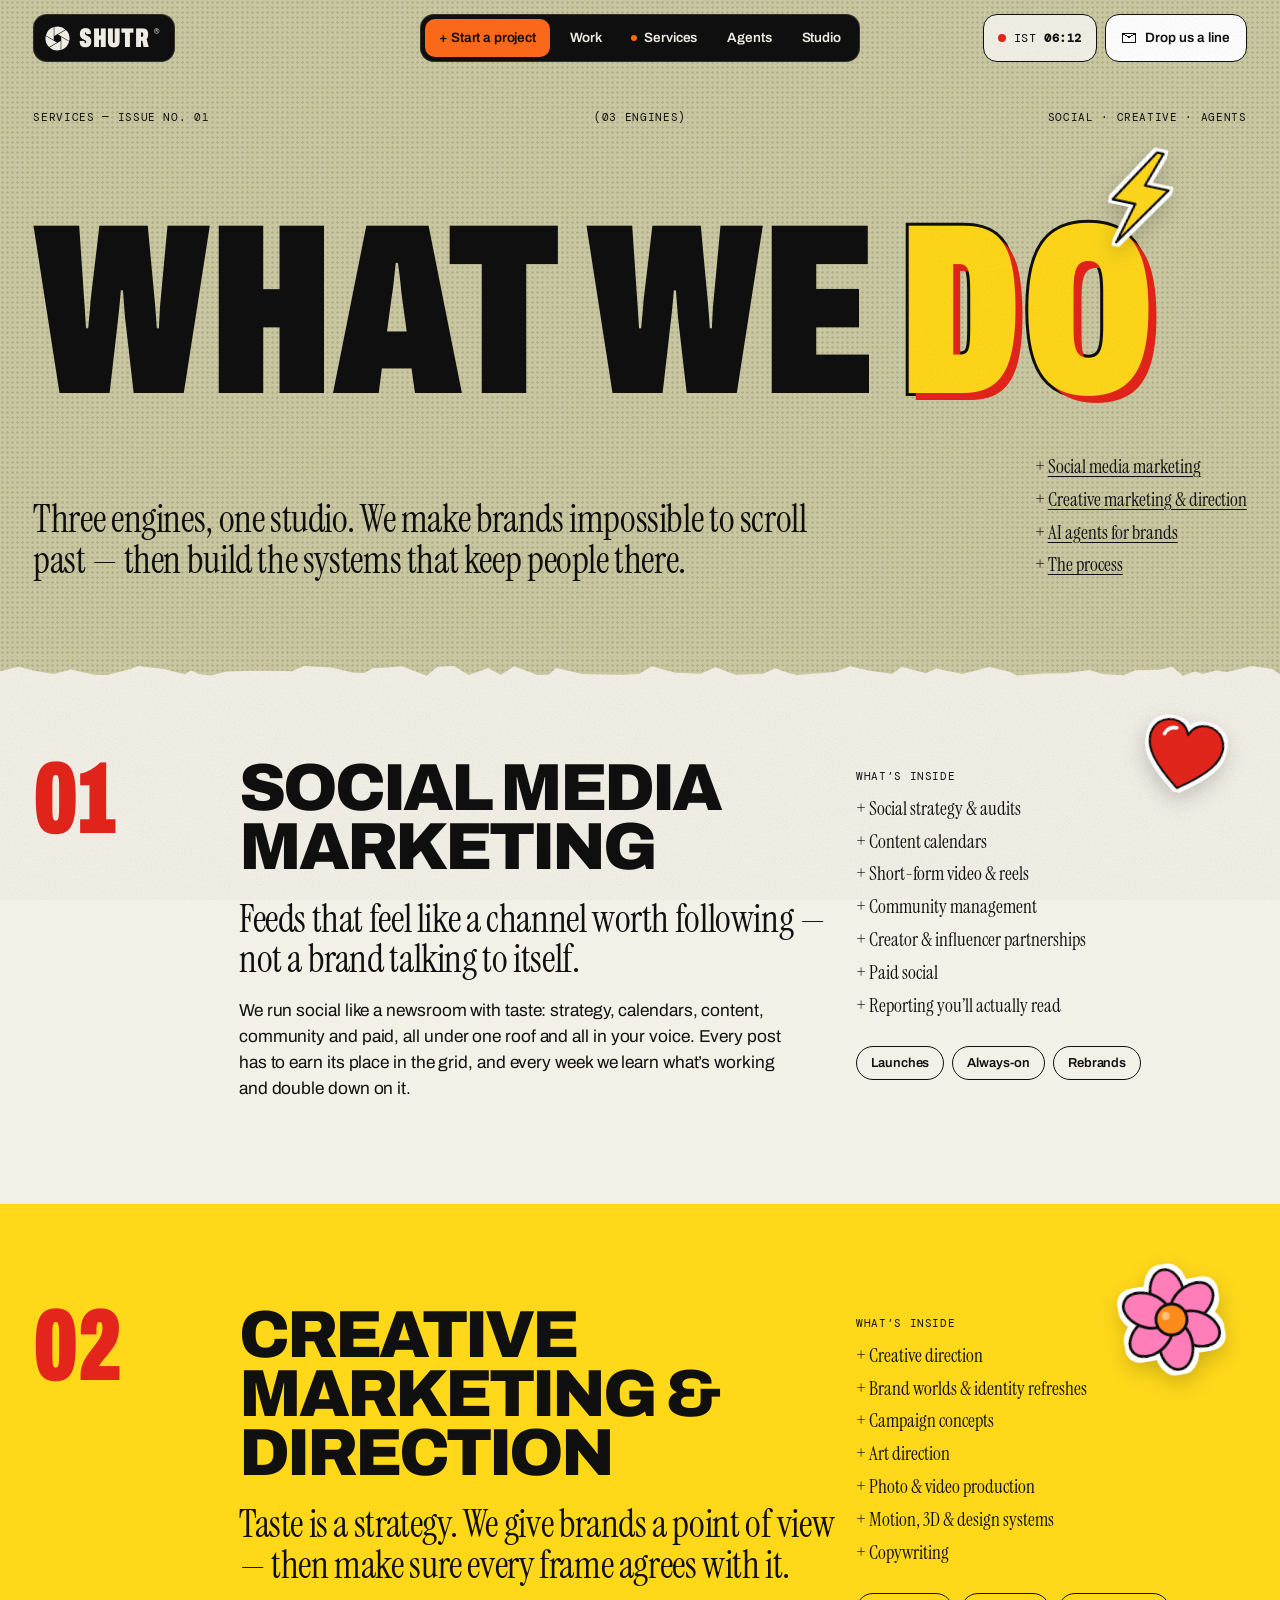
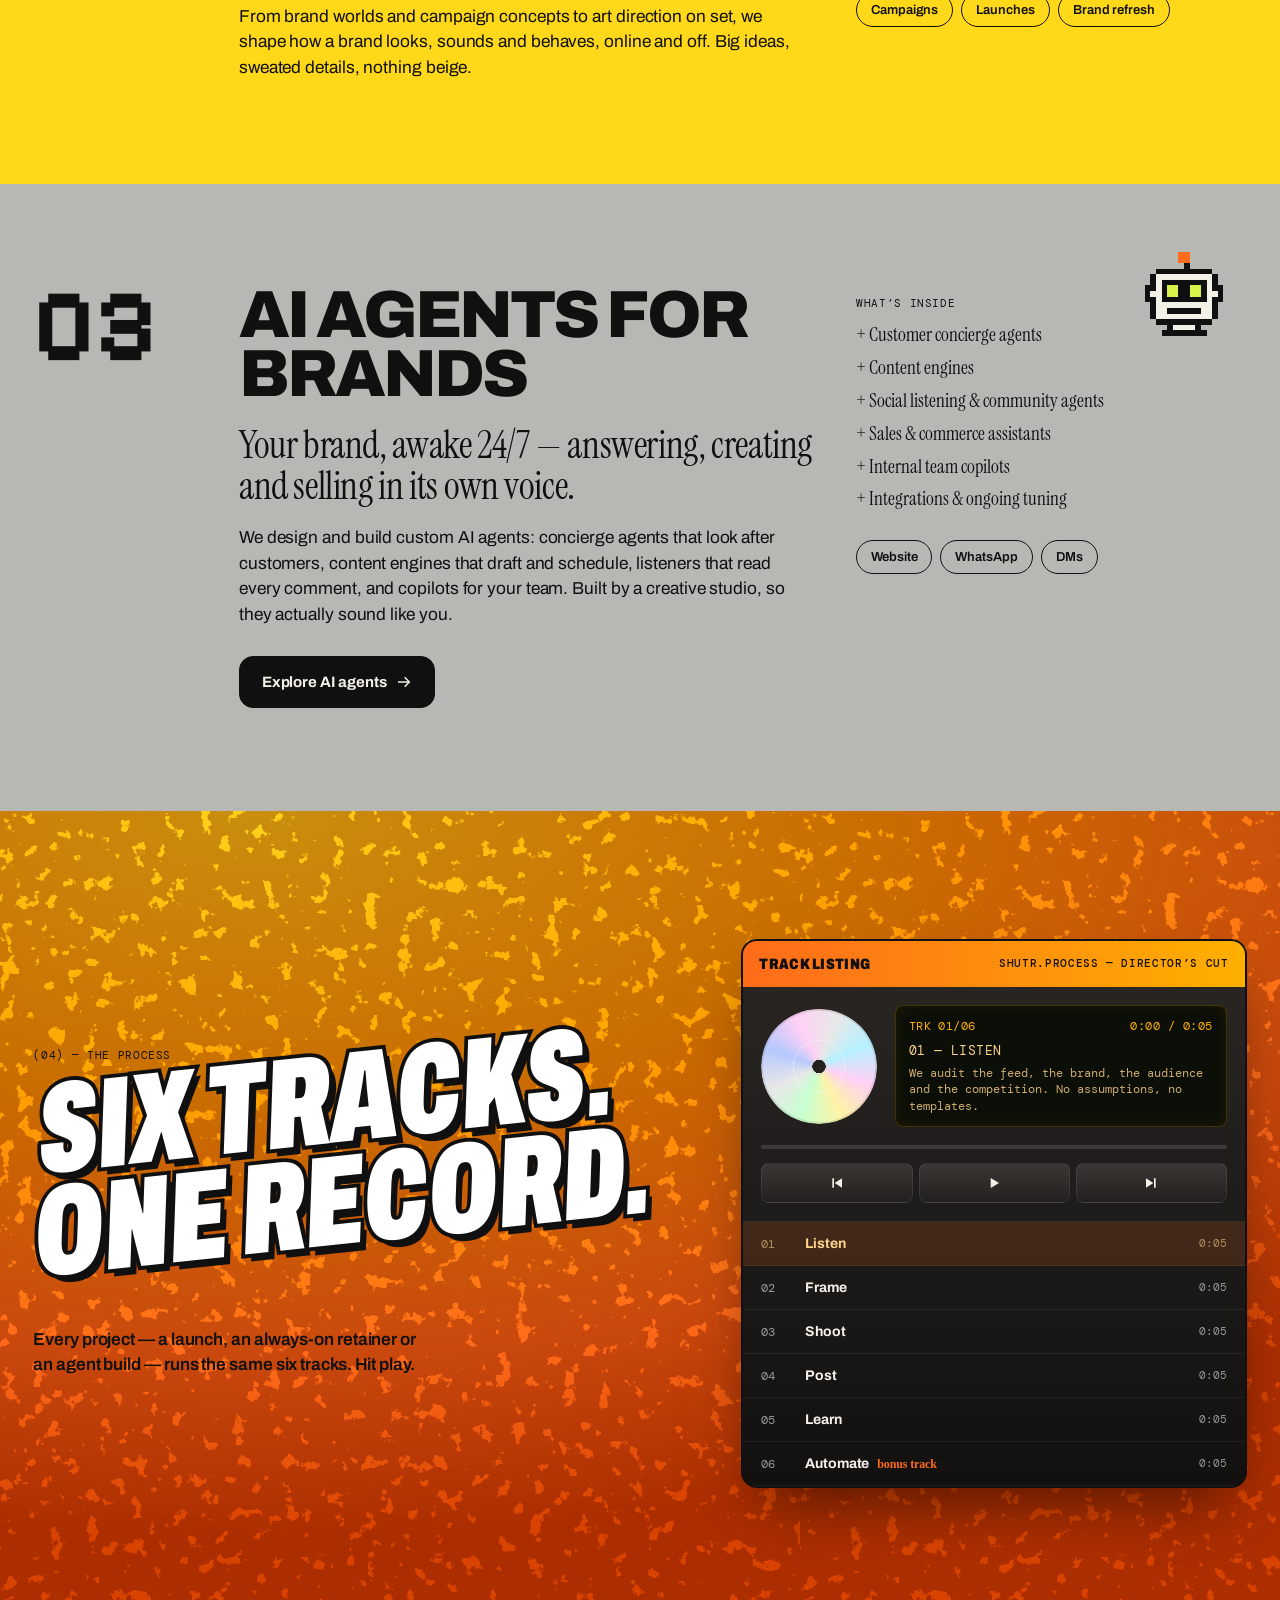
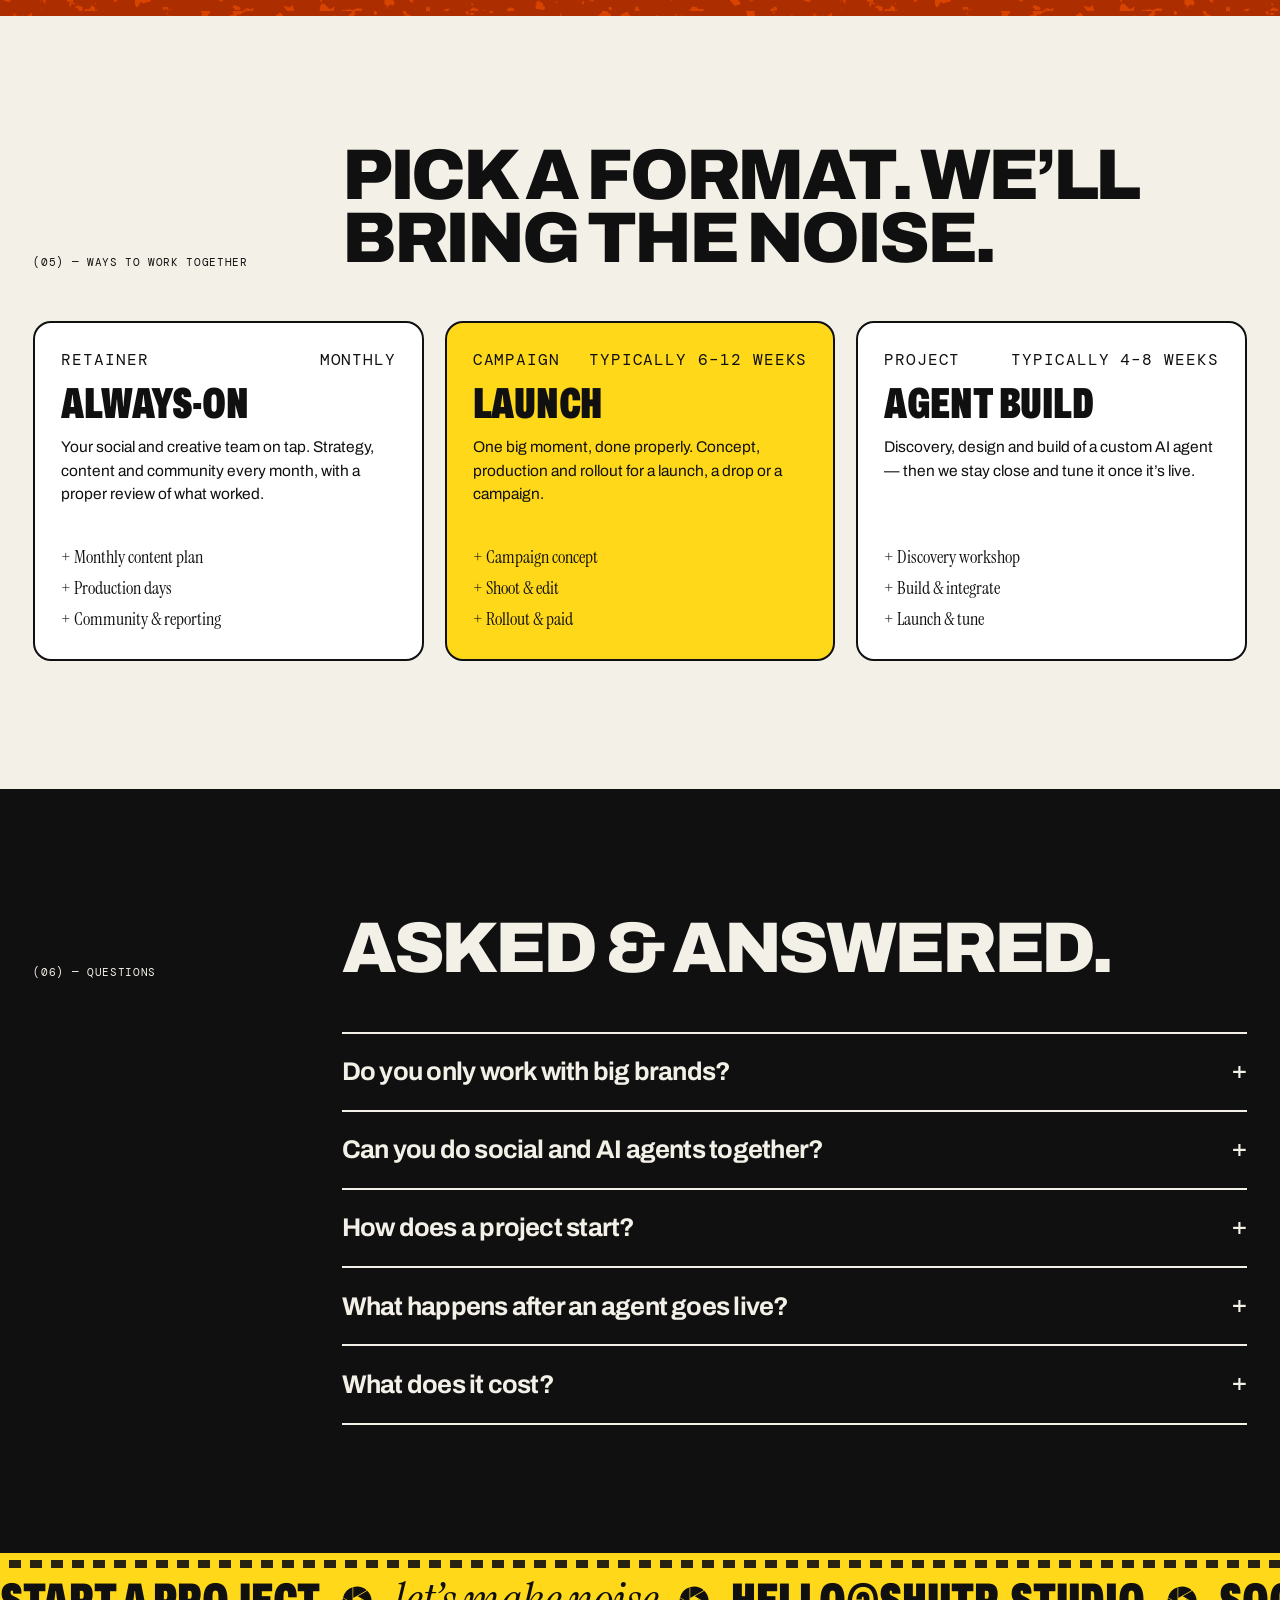
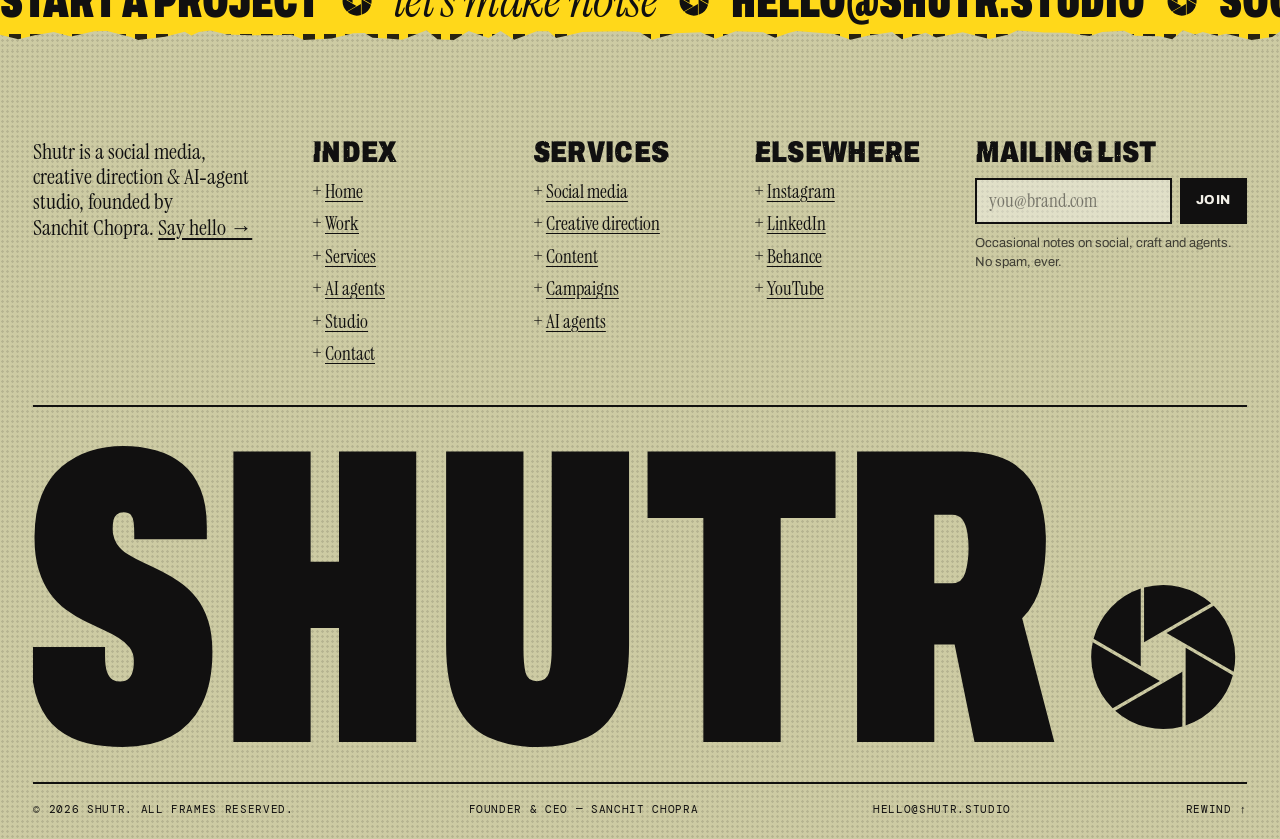
<file: services.html>
<!doctype html>
<html lang="en">
<head>
<meta charset="utf-8">
<meta name="viewport" content="width=device-width, initial-scale=1, viewport-fit=cover">
<title>Services — Shutr</title>
<meta name="description" content="Social media marketing, creative marketing & direction, and AI agents for brands. Three engines, one studio.">
<meta name="theme-color" content="#111010">
<meta property="og:type" content="website">
<meta property="og:site_name" content="Shutr">
<meta property="og:title" content="Services — Shutr">
<meta property="og:description" content="Social media marketing, creative marketing & direction, and AI agents for brands. Three engines, one studio.">
<meta property="og:image" content="assets/img/og.png">
<meta name="twitter:card" content="summary_large_image">
<link rel="icon" href="favicon.svg" type="image/svg+xml">
<link rel="preconnect" href="https://fonts.googleapis.com">
<link rel="preconnect" href="https://fonts.gstatic.com" crossorigin>
<link rel="stylesheet" href="https://fonts.googleapis.com/css2?family=Archivo:wdth,wght@62..125,100..900&family=DM+Mono:wght@400;500&family=Instrument+Serif:ital@0;1&family=Permanent+Marker&family=Pixelify+Sans:wght@400..700&display=swap">
<link rel="stylesheet" href="assets/css/shutr.css">
<script>document.documentElement.classList.add('js')</script>
<script src="assets/js/shutr.js" defer></script>
</head>
<body id="top">
<a class="skip" href="#main">Skip to content</a>
<svg width="0" height="0" style="position:absolute" aria-hidden="true" focusable="false">
  <defs>
    <symbol id="i-aperture" viewBox="0 0 100 100"><path fill="currentColor" d="M64.96 43.91L96.45 62.09A48 48 0 0 1 64.96 95.61ZM62.76 59.91L62.76 96.27A48 48 0 0 1 17.98 85.76ZM47.80 66.00L16.30 84.18A48 48 0 0 1 3.02 40.15ZM35.04 56.09L3.55 37.91A48 48 0 0 1 35.04 4.39ZM37.24 40.09L37.24 3.73A48 48 0 0 1 82.02 14.24ZM52.20 34.00L83.70 15.82A48 48 0 0 1 96.98 59.85Z"/></symbol>
    <symbol id="i-arrow" viewBox="0 0 24 24"><path d="M3 12h16M13 5l7 7-7 7" fill="none" stroke="currentColor" stroke-width="2.2"/></symbol>
    <symbol id="i-arrow-down" viewBox="0 0 24 24"><path d="M12 3v16M5 13l7 7 7-7" fill="none" stroke="currentColor" stroke-width="2.2"/></symbol>
    <symbol id="i-back" viewBox="0 0 24 24"><path d="M15 4l-8 8 8 8" fill="none" stroke="currentColor" stroke-width="2.4"/></symbol>
    <symbol id="i-play" viewBox="0 0 24 24"><path d="M7 4.5l12.5 7.5L7 19.5z" fill="currentColor"/></symbol>
    <symbol id="i-pause" viewBox="0 0 24 24"><path d="M6.5 5h4v14h-4zM13.5 5h4v14h-4z" fill="currentColor"/></symbol>
    <symbol id="i-prev" viewBox="0 0 24 24"><path d="M5 5h2.5v14H5zM19.5 5L8.5 12l11 7z" fill="currentColor"/></symbol>
    <symbol id="i-next" viewBox="0 0 24 24"><path d="M16.5 5H19v14h-2.5zM4.5 5l11 7-11 7z" fill="currentColor"/></symbol>
    <symbol id="i-heart" viewBox="0 0 24 24"><path d="M12 20.5S3 15 3 8.8C3 6 5.2 4 7.7 4c1.8 0 3.3 1 4.3 2.4C13 5 14.5 4 16.3 4 18.8 4 21 6 21 8.8 21 15 12 20.5 12 20.5z" fill="none" stroke="currentColor" stroke-width="2"/></symbol>
    <symbol id="i-share" viewBox="0 0 24 24"><path d="M12 15V3M7 8l5-5 5 5M5 13v7h14v-7" fill="none" stroke="currentColor" stroke-width="2"/></symbol>
    <symbol id="i-mail" viewBox="0 0 14 14" shape-rendering="crispEdges"><path fill="currentColor" d="M0 2h14v1H0zM0 11h14v1H0zM0 3h1v8H0zM13 3h1v8h-1zM1 3h2v1H1zM3 4h2v1H3zM5 5h2v1H5zM7 5h2v1H7zM9 4h2v1H9zM11 3h2v1h-2zM6 6h2v1H6z"/></symbol>
    <filter id="distress" x="0" y="0" width="100%" height="100%" color-interpolation-filters="sRGB">
      <feTurbulence type="fractalNoise" baseFrequency=".85" numOctaves="1" seed="4" result="speck"/>
      <feColorMatrix in="speck" type="matrix" values="0 0 0 0 0  0 0 0 0 0  0 0 0 0 0  0 0 0 -18 14" result="holes"/>
      <feComposite in="SourceGraphic" in2="holes" operator="in" result="eaten"/>
      <feTurbulence type="fractalNoise" baseFrequency=".035" numOctaves="2" seed="9" result="warp"/>
      <feDisplacementMap in="eaten" in2="warp" scale="2.5" xChannelSelector="R" yChannelSelector="G"/>
    </filter>
  </defs>
</svg>
<div class="iris" aria-hidden="true"><svg><use href="#i-aperture"/></svg></div>
<div class="flash" aria-hidden="true"></div>

<header class="hdr">
  <a class="logo" href="index.html" aria-label="Shutr — home"><svg aria-hidden="true"><use href="#i-aperture"/></svg>Shutr<sup>®</sup></a>
  <nav class="pillbar" aria-label="Primary">
      <a class="pill-cta" href="contact.html">+ Start a project</a>
      <a href="work.html">Work</a>
      <a href="services.html" aria-current="page">Services</a>
      <a href="agents.html">Agents</a>
      <a href="studio.html">Studio</a>
  </nav>
  <div class="hdr__right">
    <span class="clock" title="Studio time (IST)"><i aria-hidden="true"></i>IST <b data-clock>--:--</b></span>
    <a class="btn-line" href="mailto:hello@shutr.studio"><svg aria-hidden="true"><use href="#i-mail"/></svg>Drop us a line</a>
    <button class="menu-btn" type="button" aria-expanded="false" aria-controls="mnav"><span class="menu-btn__label">Menu</span><span class="menu-btn__icon" aria-hidden="true"><i></i><i></i></span></button>
  </div>
</header>

<div class="mnav" id="mnav">
  <nav aria-label="Mobile">
    <ul class="mnav__links">
      <li><a href="work.html"><small>01</small>Work</a></li>
      <li><a href="services.html" aria-current="page"><small>02</small>Services</a></li>
      <li><a href="agents.html"><small>03</small>Agents</a></li>
      <li><a href="studio.html"><small>04</small>Studio</a></li>
      <li><a href="contact.html"><small>05</small>Contact</a></li>
    </ul>
  </nav>
  <img class="sticker" src="assets/svg/flower.svg" alt="" style="--r:-12deg">
  <div class="mnav__foot meta"><a href="mailto:hello@shutr.studio">hello@shutr.studio</a><span>IST <b data-clock>--:--</b></span></div>
</div>

<main id="main">
  <section class="phero t-khaki halftone torn-bottom">
    <div class="corners meta">
      <p>Services — Issue no. 01</p>
      <p>(03 engines)</p>
      <p>Social · Creative · Agents</p>
    </div>
    <h1 class="phero__title display">What we <span class="zine__title" style="font-size:inherit"><span class="burn">do</span></span></h1>
    <div class="phero__row">
      <p class="lede">Three engines, one studio. We make brands impossible to scroll past — then build the systems that keep people there.</p>
      <nav class="phero__aside" aria-label="Services">
        <ul class="linklist" style="text-align:left">
          <li><a href="#social">Social media marketing</a></li>
          <li><a href="#creative">Creative marketing &amp; direction</a></li>
          <li><a href="#agents">AI agents for brands</a></li>
          <li><a href="#process">The process</a></li>
        </ul>
      </nav>
    </div>
    <img class="sticker" data-drag src="assets/svg/bolt.svg" alt="" style="--w:clamp(60px,6vw,96px);right:8%;top:22%;--r:12deg">
  </section>

  <!-- 01 SOCIAL -->
  <section class="pillar t-paper" id="social" aria-labelledby="s1">
    <div class="pillar__grid">
      <p class="pillar__num display" style="color:var(--red)">01</p>
      <div class="pillar__main">
        <h2 class="heavy" id="s1">Social media marketing</h2>
        <p class="lede">Feeds that feel like a channel worth following — not a brand talking to itself.</p>
        <p class="body-l">We run social like a newsroom with taste: strategy, calendars, content, community and paid, all under one roof and all in your voice. Every post has to earn its place in the grid, and every week we learn what’s working and double down on it.</p>
      </div>
      <div class="pillar__side">
        <h3 class="meta">What’s inside</h3>
        <ul class="linklist">
          <li><span>Social strategy &amp; audits</span></li>
          <li><span>Content calendars</span></li>
          <li><span>Short-form video &amp; reels</span></li>
          <li><span>Community management</span></li>
          <li><span>Creator &amp; influencer partnerships</span></li>
          <li><span>Paid social</span></li>
          <li><span>Reporting you’ll actually read</span></li>
        </ul>
        <div class="chips"><span class="chip">Launches</span><span class="chip">Always-on</span><span class="chip">Rebrands</span></div>
      </div>
    </div>
    <img class="sticker" data-drag src="assets/svg/heart.svg" alt="" style="--w:clamp(70px,7vw,110px);--r:12deg">
  </section>

  <!-- 02 CREATIVE -->
  <section class="pillar t-yellow" id="creative" aria-labelledby="s2">
    <div class="pillar__grid">
      <p class="pillar__num display" style="color:var(--red)">02</p>
      <div class="pillar__main">
        <h2 class="heavy" id="s2">Creative marketing &amp; direction</h2>
        <p class="lede">Taste is a strategy. We give brands a point of view — then make sure every frame agrees with it.</p>
        <p class="body-l">From brand worlds and campaign concepts to art direction on set, we shape how a brand looks, sounds and behaves, online and off. Big ideas, sweated details, nothing beige.</p>
      </div>
      <div class="pillar__side">
        <h3 class="meta">What’s inside</h3>
        <ul class="linklist">
          <li><span>Creative direction</span></li>
          <li><span>Brand worlds &amp; identity refreshes</span></li>
          <li><span>Campaign concepts</span></li>
          <li><span>Art direction</span></li>
          <li><span>Photo &amp; video production</span></li>
          <li><span>Motion, 3D &amp; design systems</span></li>
          <li><span>Copywriting</span></li>
        </ul>
        <div class="chips"><span class="chip">Campaigns</span><span class="chip">Launches</span><span class="chip">Brand refresh</span></div>
      </div>
    </div>
    <img class="sticker" data-drag src="assets/svg/flower.svg" alt="" style="--w:clamp(80px,9vw,140px);--r:-10deg">
  </section>

  <!-- 03 AGENTS -->
  <section class="pillar t-fog" id="agents" aria-labelledby="s3">
    <div class="pillar__grid">
      <p class="pillar__num pixel" style="font-weight:700;line-height:.8">03</p>
      <div class="pillar__main">
        <h2 class="heavy" id="s3">AI agents for brands</h2>
        <p class="lede">Your brand, awake 24/7 — answering, creating and selling in its own voice.</p>
        <p class="body-l">We design and build custom AI agents: concierge agents that look after customers, content engines that draft and schedule, listeners that read every comment, and copilots for your team. Built by a creative studio, so they actually sound like you.</p>
        <a class="btn btn--ink" href="agents.html" style="margin-top:28px">Explore AI agents <svg width="16" height="16" class="arr"><use href="#i-arrow"/></svg></a>
      </div>
      <div class="pillar__side">
        <h3 class="meta">What’s inside</h3>
        <ul class="linklist">
          <li><span>Customer concierge agents</span></li>
          <li><span>Content engines</span></li>
          <li><span>Social listening &amp; community agents</span></li>
          <li><span>Sales &amp; commerce assistants</span></li>
          <li><span>Internal team copilots</span></li>
          <li><span>Integrations &amp; ongoing tuning</span></li>
        </ul>
        <div class="chips"><span class="chip">Website</span><span class="chip">WhatsApp</span><span class="chip">DMs</span></div>
      </div>
    </div>
    <img class="sticker" src="assets/svg/px-bot.svg" alt="" style="--w:clamp(70px,7vw,110px);image-rendering:pixelated;filter:none">
  </section>

  <!-- PROCESS -->
  <section class="thug" id="process" aria-labelledby="process-title">
    <div class="thug__inner">
      <div>
        <p class="meta" style="margin-bottom:18px">(04) — The process</p>
        <h2 class="thug__title display" id="process-title">Six tracks.<br>One record.</h2>
        <p class="body-l" style="max-width:40ch;margin-top:40px;font-weight:600">Every project — a launch, an always-on retainer or an agent build — runs the same six tracks. Hit play.</p>
      </div>
      <div class="player" data-player>
          <div class="player__head"><span>Track listing</span><span class="meta" style="font-weight:500">shutr.process — director’s cut</span></div>
          <div class="player__body">
            <span class="cd" aria-hidden="true"></span>
            <div class="lcd" aria-live="polite">
              <div class="lcd__row"><span data-np-num>TRK 01/06</span><span data-np-time>0:00 / 0:05</span></div>
              <p class="lcd__title" data-np-title>01 — Listen</p>
              <p class="lcd__desc" data-np-desc>We audit the feed, the brand, the audience and the competition.</p>
            </div>
          </div>
          <div class="player__bar"><i></i></div>
          <div class="player__controls">
            <button type="button" data-prev aria-label="Previous track"><svg width="16" height="16"><use href="#i-prev"/></svg></button>
            <button type="button" data-play aria-pressed="false" aria-label="Play"><svg width="16" height="16"><use href="#i-play"/></svg></button>
            <button type="button" data-next aria-label="Next track"><svg width="16" height="16"><use href="#i-next"/></svg></button>
          </div>
          <ol class="tracks" role="list">
            <li><button type="button" data-title="01 — Listen" data-desc="We audit the feed, the brand, the audience and the competition. No assumptions, no templates."><span class="n">01</span><span class="t">Listen</span><span class="d">0:05</span></button></li>
            <li><button type="button" data-title="02 — Frame" data-desc="Strategy and creative direction — the angle, the world, the rules every frame has to follow."><span class="n">02</span><span class="t">Frame</span><span class="d">0:05</span></button></li>
            <li><button type="button" data-title="03 — Shoot" data-desc="Production: photo, video, motion and 3D, made for the feed it will actually live in."><span class="n">03</span><span class="t">Shoot</span><span class="d">0:05</span></button></li>
            <li><button type="button" data-title="04 — Post" data-desc="Publishing, community and paid. Every day, on time, in voice."><span class="n">04</span><span class="t">Post</span><span class="d">0:05</span></button></li>
            <li><button type="button" data-title="05 — Learn" data-desc="Data in, sharper ideas out. We keep what works and kill what doesn’t — fast."><span class="n">05</span><span class="t">Learn</span><span class="d">0:05</span></button></li>
            <li><button type="button" data-title="06 — Automate" data-desc="AI agents that keep the machine running between posts: replies, drafts, leads, reports."><span class="n">06</span><span class="t">Automate<span class="bonus">bonus track</span></span><span class="d">0:05</span></button></li>
          </ol>
        </div>
    </div>
  </section>

  <!-- MODELS -->
  <section class="section t-paper wrap" aria-labelledby="models-title">
    <div class="sec-head">
      <p class="sec-head__label meta">(05) — Ways to work together</p>
      <h2 class="sec-head__title heavy h-m" id="models-title">Pick a format. We’ll bring the noise.</h2>
    </div>
    <div class="models">
      <article class="model" data-reveal>
        <p class="meta"><span>Retainer</span><span>Monthly</span></p>
        <h3 class="display">Always-on</h3>
        <p>Your social and creative team on tap. Strategy, content and community every month, with a proper review of what worked.</p>
        <ul class="linklist"><li><span>Monthly content plan</span></li><li><span>Production days</span></li><li><span>Community &amp; reporting</span></li></ul>
      </article>
      <article class="model model--hot" data-reveal style="--d:.08s">
        <p class="meta"><span>Campaign</span><span>Typically 6–12 weeks</span></p>
        <h3 class="display">Launch</h3>
        <p>One big moment, done properly. Concept, production and rollout for a launch, a drop or a campaign.</p>
        <ul class="linklist"><li><span>Campaign concept</span></li><li><span>Shoot &amp; edit</span></li><li><span>Rollout &amp; paid</span></li></ul>
      </article>
      <article class="model" data-reveal style="--d:.16s">
        <p class="meta"><span>Project</span><span>Typically 4–8 weeks</span></p>
        <h3 class="display">Agent build</h3>
        <p>Discovery, design and build of a custom AI agent — then we stay close and tune it once it’s live.</p>
        <ul class="linklist"><li><span>Discovery workshop</span></li><li><span>Build &amp; integrate</span></li><li><span>Launch &amp; tune</span></li></ul>
      </article>
    </div>
  </section>

  <!-- FAQ -->
  <section class="section t-ink wrap" aria-labelledby="faq-title">
    <div class="sec-head">
      <p class="sec-head__label meta">(06) — Questions</p>
      <h2 class="sec-head__title heavy h-m" id="faq-title">Asked &amp; answered.</h2>
    </div>
    <div class="grid">
      <div class="faq" style="grid-column:4 / -1">
        <details><summary>Do you only work with big brands?</summary><p>No. We work with brands that want to be talked about — from first-time founders to established names. If the ambition is big, we’re in.</p></details>
        <details><summary>Can you do social and AI agents together?</summary><p>That’s the whole point. The same team that knows your voice on social builds the agent that speaks for you in DMs, on WhatsApp or on your website.</p></details>
        <details><summary>How does a project start?</summary><p>With a call and a feed teardown. We look at where you are and where you want to be, then tell you honestly what it will take.</p></details>
        <details><summary>What happens after an agent goes live?</summary><p>We watch real conversations, tune the prompts and knowledge, and keep improving it. Agents get better with use — we stay close while they learn.</p></details>
        <details><summary>What does it cost?</summary><p>It depends on scope. Tell us what you need and we’ll come back with clear options — no mystery maths.</p></details>
      </div>
    </div>
  </section>
</main>

<a class="strip strip--yellow" href="contact.html" aria-label="Start a project with Shutr" style="display:block;text-decoration:none">
  <div class="strip__track" style="--speed:30s"><span class="strip__item">Start a project<svg aria-hidden="true"><use href="#i-aperture"/></svg></span><span class="strip__item"><em>let’s make noise</em><svg aria-hidden="true"><use href="#i-aperture"/></svg></span><span class="strip__item">hello@shutr.studio<svg aria-hidden="true"><use href="#i-aperture"/></svg></span><span class="strip__item">Social<svg aria-hidden="true"><use href="#i-aperture"/></svg></span><span class="strip__item">Creative direction<svg aria-hidden="true"><use href="#i-aperture"/></svg></span><span class="strip__item">AI agents<svg aria-hidden="true"><use href="#i-aperture"/></svg></span><span class="strip__item">Start a project<svg aria-hidden="true"><use href="#i-aperture"/></svg></span><span class="strip__item"><em>let’s make noise</em><svg aria-hidden="true"><use href="#i-aperture"/></svg></span><span class="strip__item">hello@shutr.studio<svg aria-hidden="true"><use href="#i-aperture"/></svg></span><span class="strip__item">Social<svg aria-hidden="true"><use href="#i-aperture"/></svg></span><span class="strip__item">Creative direction<svg aria-hidden="true"><use href="#i-aperture"/></svg></span><span class="strip__item">AI agents<svg aria-hidden="true"><use href="#i-aperture"/></svg></span></div>
</a>
<footer class="ftr torn-top halftone">
  <div class="ftr__inner">
    <div class="ftr__grid">
      <p class="ftr__about">Shutr is a social media, creative direction &amp; AI&#8209;agent studio, founded by Sanchit&nbsp;Chopra. <a href="contact.html">Say hello&nbsp;→</a></p>
      <nav aria-label="Footer">
        <h4 class="stamp">Index</h4>
        <ul class="linklist">
          <li><a href="index.html">Home</a></li>
          <li><a href="work.html">Work</a></li>
          <li><a href="services.html">Services</a></li>
          <li><a href="agents.html">AI agents</a></li>
          <li><a href="studio.html">Studio</a></li>
          <li><a href="contact.html">Contact</a></li>
        </ul>
      </nav>
      <div>
        <h4 class="stamp">Services</h4>
        <ul class="linklist">
          <li><a href="services.html#social">Social media</a></li>
          <li><a href="services.html#creative">Creative direction</a></li>
          <li><a href="services.html#creative">Content</a></li>
          <li><a href="services.html#process">Campaigns</a></li>
          <li><a href="agents.html">AI agents</a></li>
        </ul>
      </div>
      <div>
        <h4 class="stamp">Elsewhere</h4>
        <ul class="linklist">
          <!-- TODO: add real profile URLs -->
          <li><a href="#" data-todo="instagram">Instagram</a></li>
          <li><a href="#" data-todo="linkedin">LinkedIn</a></li>
          <li><a href="#" data-todo="behance">Behance</a></li>
          <li><a href="#" data-todo="youtube">YouTube</a></li>
        </ul>
      </div>
      <form class="mailing" data-mailto="hello@shutr.studio" data-subject="Add me to the Shutr list">
        <label for="ml-email">mailing list</label>
        <div class="mailing__row">
          <input id="ml-email" type="email" name="email" required placeholder="you@brand.com" autocomplete="email">
          <button type="submit">Join</button>
        </div>
        <p>Occasional notes on social, craft and agents. No spam, ever.</p>
      </form>
    </div>
    <div class="ftr__word">
      <p class="display" aria-hidden="true">Shutr</p>
      <svg class="aperture-big" aria-hidden="true"><use href="#i-aperture"/></svg>
    </div>
    <div class="ftr__base meta">
      <span>© <span data-year>2026</span> Shutr. All frames reserved.</span>
      <span>Founder &amp; CEO — Sanchit Chopra</span>
      <a href="mailto:hello@shutr.studio">hello@shutr.studio</a>
      <a href="#top">Rewind ↑</a>
    </div>
  </div>
</footer>
</body>
</html>
</file>
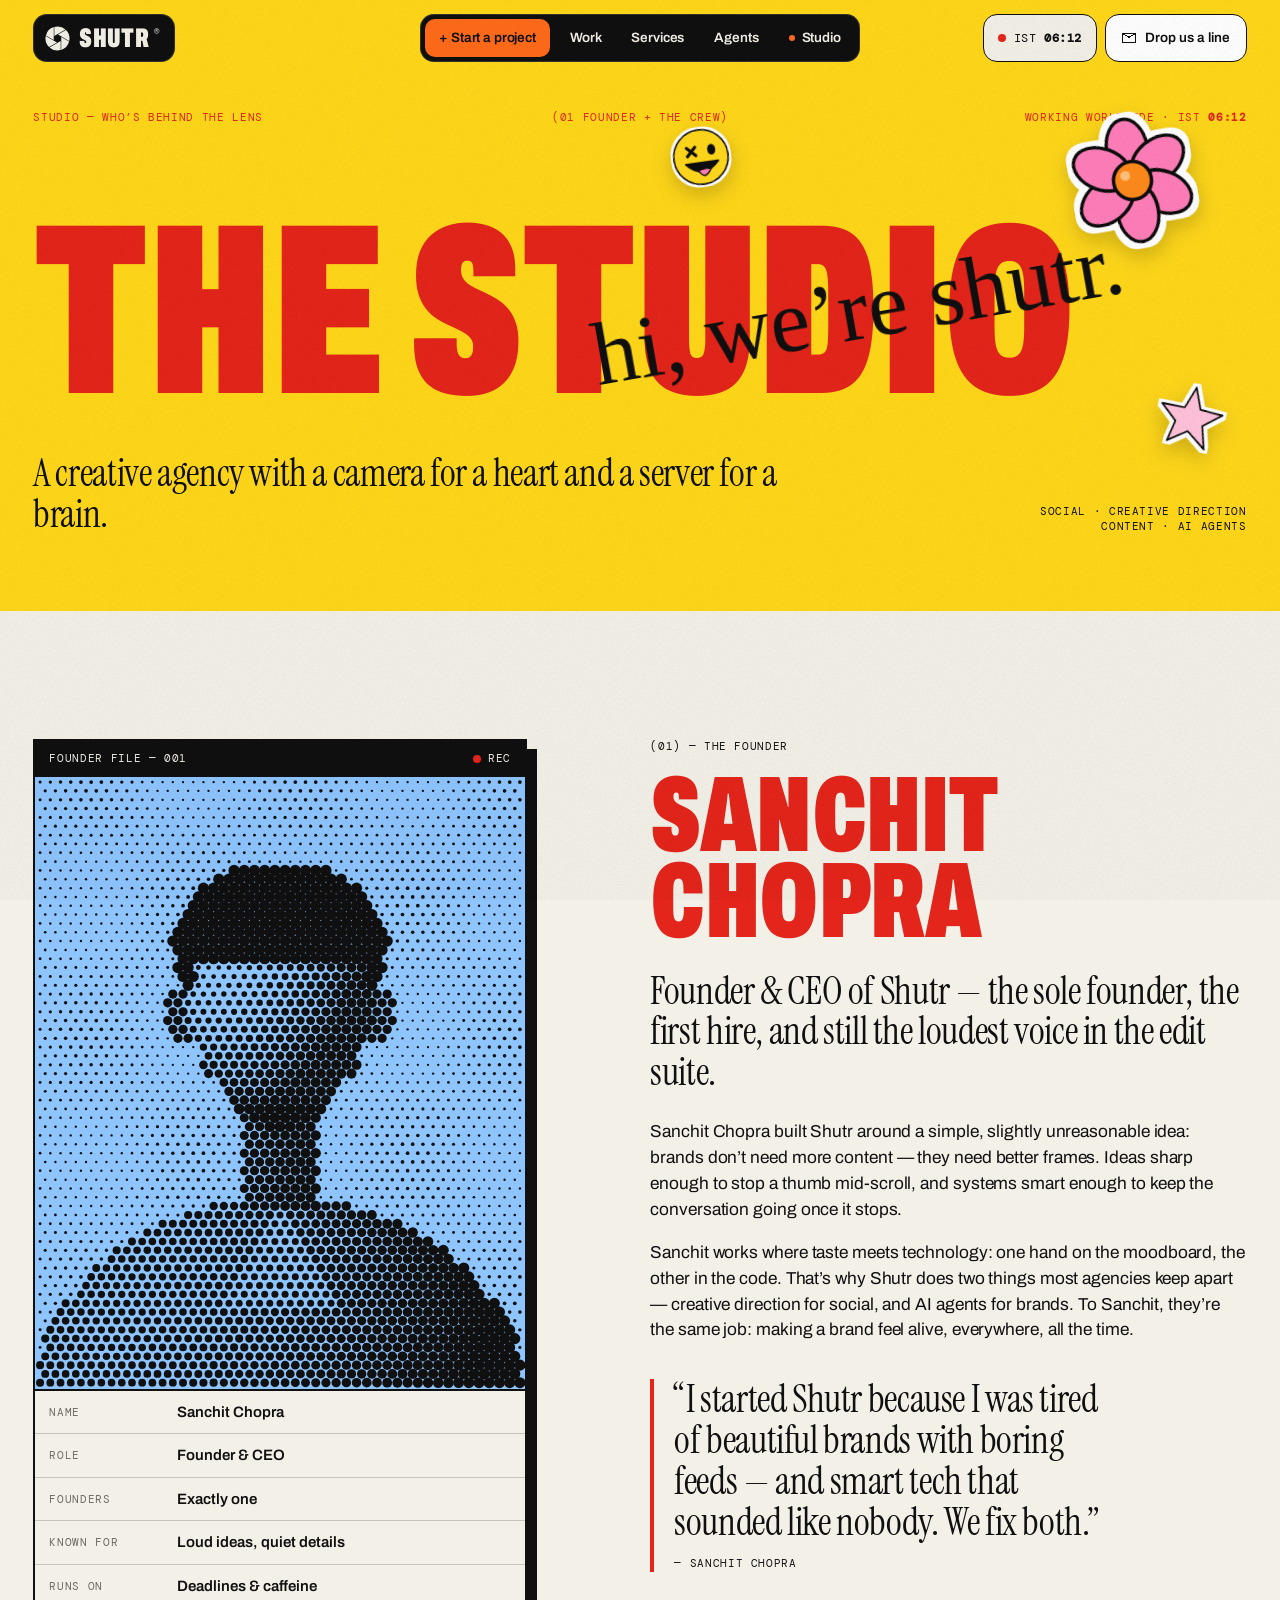
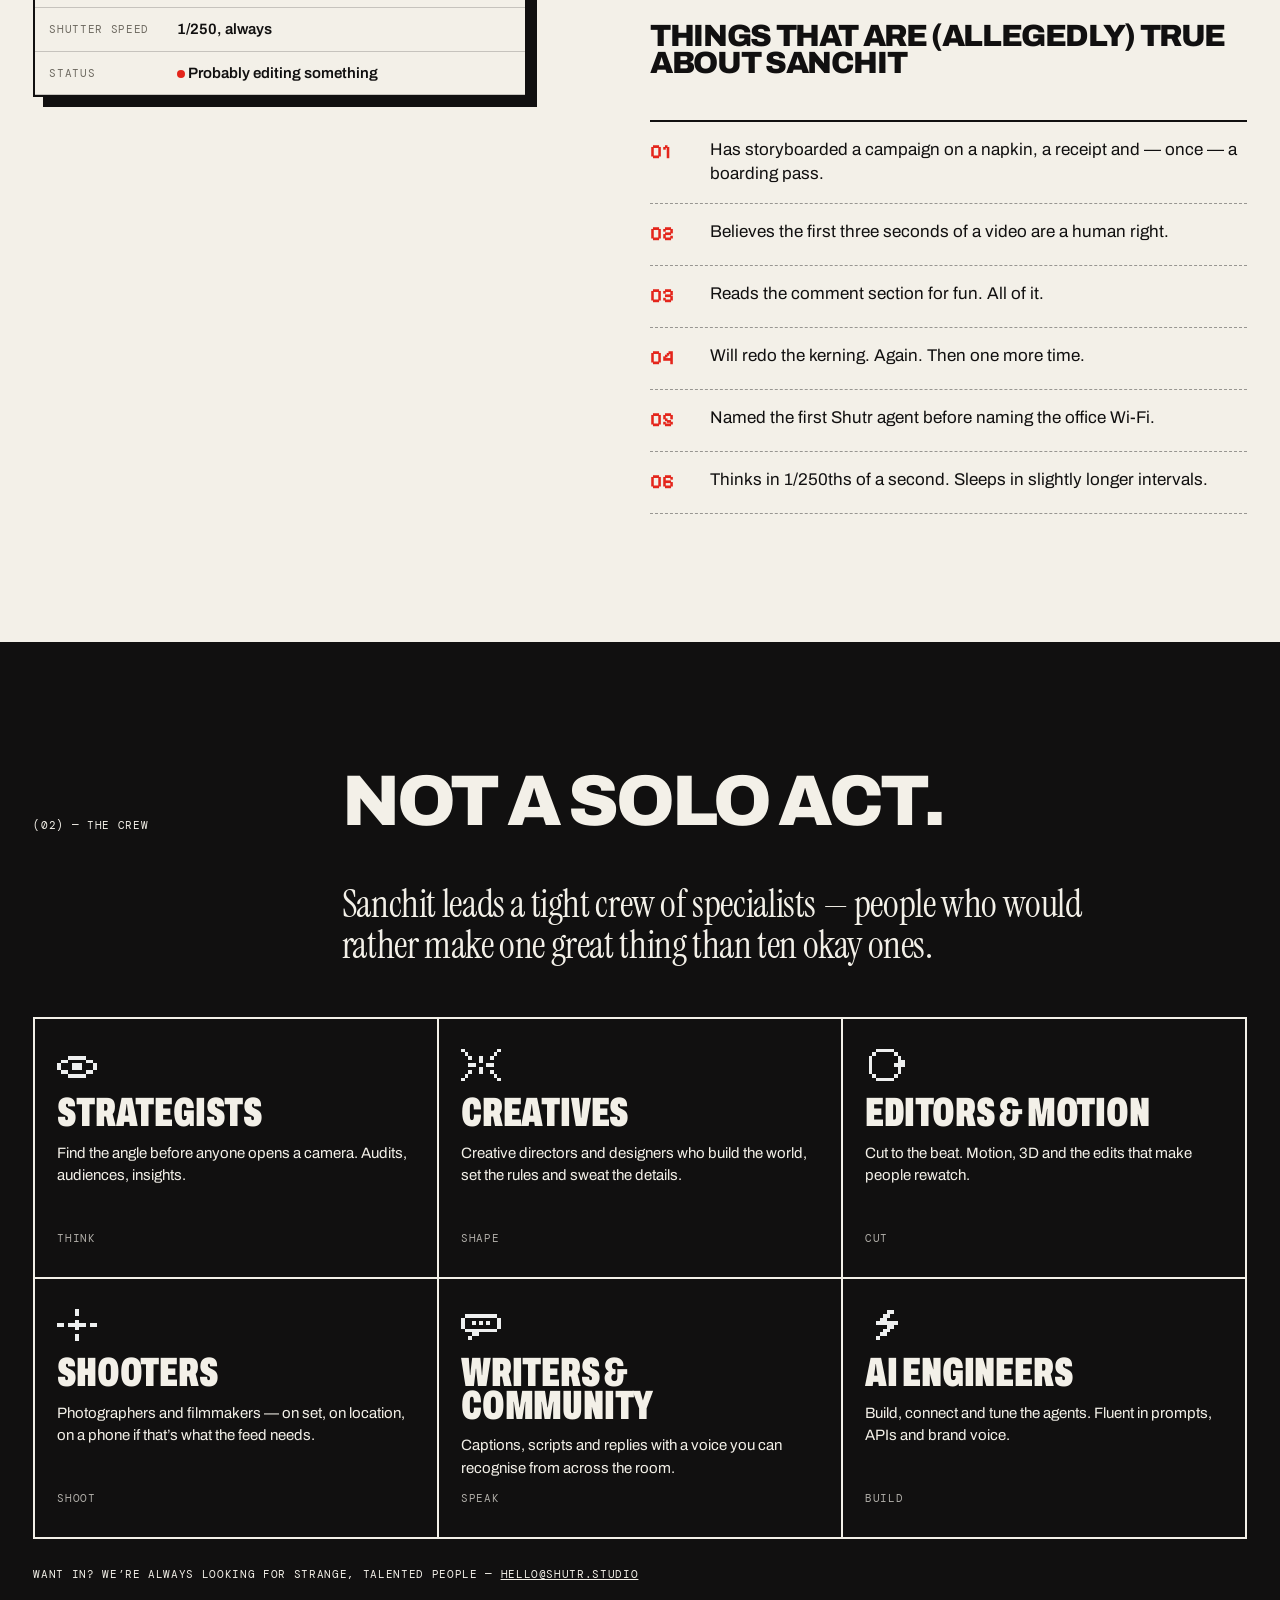
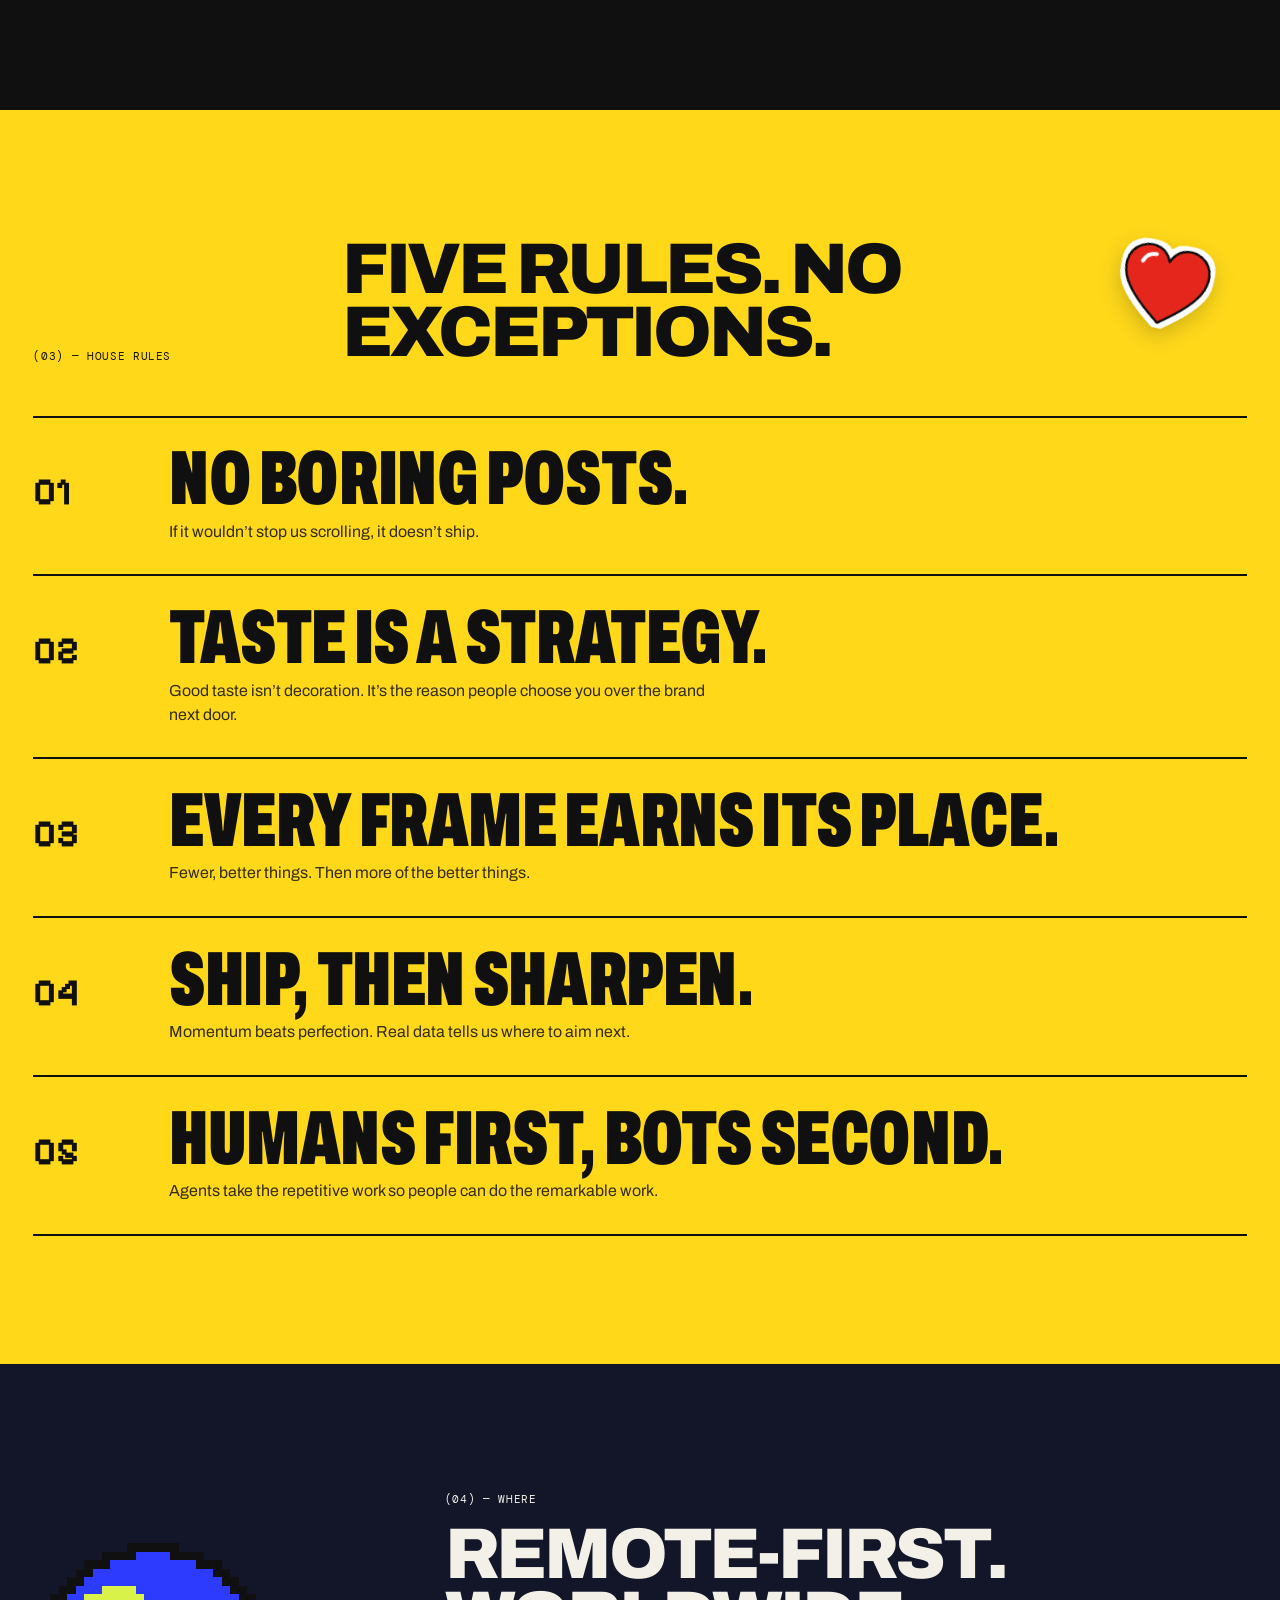
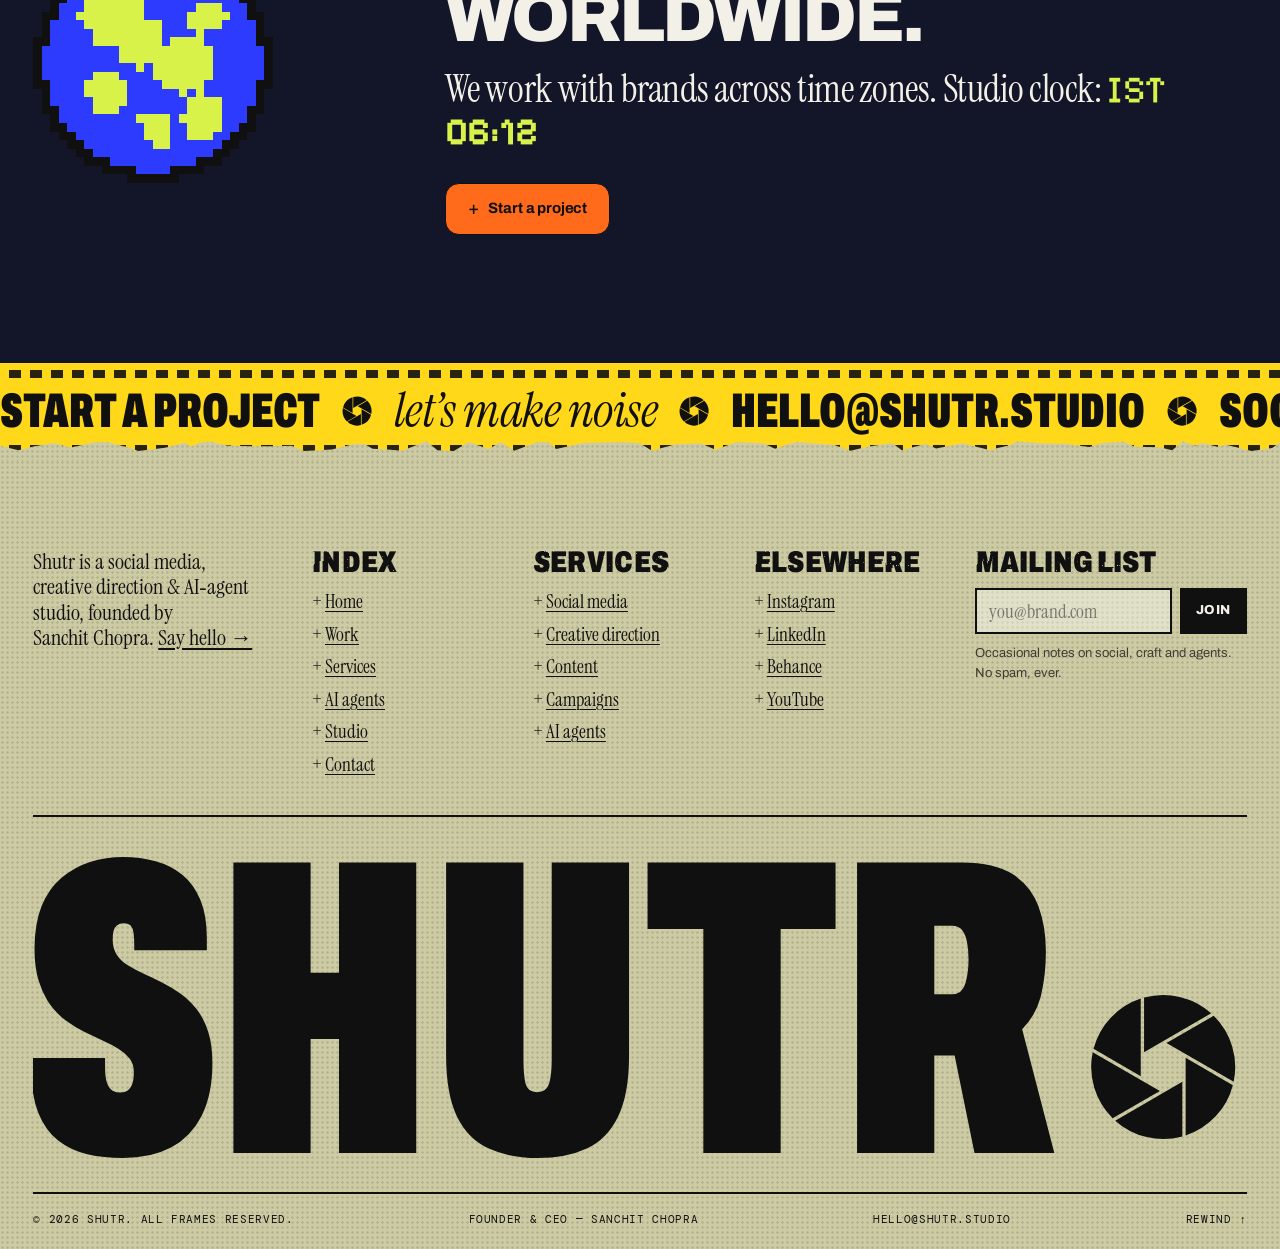
<file: studio.html>
<!doctype html>
<html lang="en">
<head>
<meta charset="utf-8">
<meta name="viewport" content="width=device-width, initial-scale=1, viewport-fit=cover">
<title>Studio — Shutr</title>
<meta name="description" content="Meet Shutr: founded and led by Sanchit Chopra, with a crew of strategists, creatives, editors and AI engineers.">
<meta name="theme-color" content="#111010">
<meta property="og:type" content="website">
<meta property="og:site_name" content="Shutr">
<meta property="og:title" content="Studio — Shutr">
<meta property="og:description" content="Meet Shutr: founded and led by Sanchit Chopra, with a crew of strategists, creatives, editors and AI engineers.">
<meta property="og:image" content="assets/img/og.png">
<meta name="twitter:card" content="summary_large_image">
<link rel="icon" href="favicon.svg" type="image/svg+xml">
<link rel="preconnect" href="https://fonts.googleapis.com">
<link rel="preconnect" href="https://fonts.gstatic.com" crossorigin>
<link rel="stylesheet" href="https://fonts.googleapis.com/css2?family=Archivo:wdth,wght@62..125,100..900&family=DM+Mono:wght@400;500&family=Instrument+Serif:ital@0;1&family=Permanent+Marker&family=Pixelify+Sans:wght@400..700&display=swap">
<link rel="stylesheet" href="assets/css/shutr.css">
<script>document.documentElement.classList.add('js')</script>
<script src="assets/js/shutr.js" defer></script>
</head>
<body id="top">
<a class="skip" href="#main">Skip to content</a>
<svg width="0" height="0" style="position:absolute" aria-hidden="true" focusable="false">
  <defs>
    <symbol id="i-aperture" viewBox="0 0 100 100"><path fill="currentColor" d="M64.96 43.91L96.45 62.09A48 48 0 0 1 64.96 95.61ZM62.76 59.91L62.76 96.27A48 48 0 0 1 17.98 85.76ZM47.80 66.00L16.30 84.18A48 48 0 0 1 3.02 40.15ZM35.04 56.09L3.55 37.91A48 48 0 0 1 35.04 4.39ZM37.24 40.09L37.24 3.73A48 48 0 0 1 82.02 14.24ZM52.20 34.00L83.70 15.82A48 48 0 0 1 96.98 59.85Z"/></symbol>
    <symbol id="i-arrow" viewBox="0 0 24 24"><path d="M3 12h16M13 5l7 7-7 7" fill="none" stroke="currentColor" stroke-width="2.2"/></symbol>
    <symbol id="i-arrow-down" viewBox="0 0 24 24"><path d="M12 3v16M5 13l7 7 7-7" fill="none" stroke="currentColor" stroke-width="2.2"/></symbol>
    <symbol id="i-back" viewBox="0 0 24 24"><path d="M15 4l-8 8 8 8" fill="none" stroke="currentColor" stroke-width="2.4"/></symbol>
    <symbol id="i-play" viewBox="0 0 24 24"><path d="M7 4.5l12.5 7.5L7 19.5z" fill="currentColor"/></symbol>
    <symbol id="i-pause" viewBox="0 0 24 24"><path d="M6.5 5h4v14h-4zM13.5 5h4v14h-4z" fill="currentColor"/></symbol>
    <symbol id="i-prev" viewBox="0 0 24 24"><path d="M5 5h2.5v14H5zM19.5 5L8.5 12l11 7z" fill="currentColor"/></symbol>
    <symbol id="i-next" viewBox="0 0 24 24"><path d="M16.5 5H19v14h-2.5zM4.5 5l11 7-11 7z" fill="currentColor"/></symbol>
    <symbol id="i-heart" viewBox="0 0 24 24"><path d="M12 20.5S3 15 3 8.8C3 6 5.2 4 7.7 4c1.8 0 3.3 1 4.3 2.4C13 5 14.5 4 16.3 4 18.8 4 21 6 21 8.8 21 15 12 20.5 12 20.5z" fill="none" stroke="currentColor" stroke-width="2"/></symbol>
    <symbol id="i-share" viewBox="0 0 24 24"><path d="M12 15V3M7 8l5-5 5 5M5 13v7h14v-7" fill="none" stroke="currentColor" stroke-width="2"/></symbol>
    <symbol id="i-mail" viewBox="0 0 14 14" shape-rendering="crispEdges"><path fill="currentColor" d="M0 2h14v1H0zM0 11h14v1H0zM0 3h1v8H0zM13 3h1v8h-1zM1 3h2v1H1zM3 4h2v1H3zM5 5h2v1H5zM7 5h2v1H7zM9 4h2v1H9zM11 3h2v1h-2zM6 6h2v1H6z"/></symbol>
    <filter id="distress" x="0" y="0" width="100%" height="100%" color-interpolation-filters="sRGB">
      <feTurbulence type="fractalNoise" baseFrequency=".85" numOctaves="1" seed="4" result="speck"/>
      <feColorMatrix in="speck" type="matrix" values="0 0 0 0 0  0 0 0 0 0  0 0 0 0 0  0 0 0 -18 14" result="holes"/>
      <feComposite in="SourceGraphic" in2="holes" operator="in" result="eaten"/>
      <feTurbulence type="fractalNoise" baseFrequency=".035" numOctaves="2" seed="9" result="warp"/>
      <feDisplacementMap in="eaten" in2="warp" scale="2.5" xChannelSelector="R" yChannelSelector="G"/>
    </filter>
  </defs>
</svg>
<div class="iris" aria-hidden="true"><svg><use href="#i-aperture"/></svg></div>
<div class="flash" aria-hidden="true"></div>

<header class="hdr">
  <a class="logo" href="index.html" aria-label="Shutr — home"><svg aria-hidden="true"><use href="#i-aperture"/></svg>Shutr<sup>®</sup></a>
  <nav class="pillbar" aria-label="Primary">
      <a class="pill-cta" href="contact.html">+ Start a project</a>
      <a href="work.html">Work</a>
      <a href="services.html">Services</a>
      <a href="agents.html">Agents</a>
      <a href="studio.html" aria-current="page">Studio</a>
  </nav>
  <div class="hdr__right">
    <span class="clock" title="Studio time (IST)"><i aria-hidden="true"></i>IST <b data-clock>--:--</b></span>
    <a class="btn-line" href="mailto:hello@shutr.studio"><svg aria-hidden="true"><use href="#i-mail"/></svg>Drop us a line</a>
    <button class="menu-btn" type="button" aria-expanded="false" aria-controls="mnav"><span class="menu-btn__label">Menu</span><span class="menu-btn__icon" aria-hidden="true"><i></i><i></i></span></button>
  </div>
</header>

<div class="mnav" id="mnav">
  <nav aria-label="Mobile">
    <ul class="mnav__links">
      <li><a href="work.html"><small>01</small>Work</a></li>
      <li><a href="services.html"><small>02</small>Services</a></li>
      <li><a href="agents.html"><small>03</small>Agents</a></li>
      <li><a href="studio.html" aria-current="page"><small>04</small>Studio</a></li>
      <li><a href="contact.html"><small>05</small>Contact</a></li>
    </ul>
  </nav>
  <img class="sticker" src="assets/svg/flower.svg" alt="" style="--r:-12deg">
  <div class="mnav__foot meta"><a href="mailto:hello@shutr.studio">hello@shutr.studio</a><span>IST <b data-clock>--:--</b></span></div>
</div>

<main id="main">
  <section class="phero t-yellow">
    <div class="corners meta" style="color:var(--red)">
      <p>Studio — Who’s behind the lens</p>
      <p>(01 founder + the crew)</p>
      <p>Working worldwide · IST <b data-clock>--:--</b></p>
    </div>
    <h1 class="phero__title display" style="color:var(--red)">The studio</h1>
    <p class="scrawl hand" style="color:var(--ink);left:46%;top:44%" aria-hidden="true">hi, we’re shutr.</p>
    <div class="phero__row">
      <p class="lede">A creative agency with a camera for a heart and a server for a brain.</p>
      <p class="phero__aside meta">Social · Creative direction<br>Content · AI agents</p>
    </div>
    <img class="sticker" data-drag src="assets/svg/flower.svg" alt="" style="--w:clamp(90px,11vw,170px);right:6%;top:18%;--r:-10deg">
    <img class="sticker" data-drag src="assets/svg/star.svg" alt="" style="--w:clamp(60px,6vw,100px);right:4%;top:62%;--r:12deg">
    <img class="sticker" data-drag src="assets/svg/smiley.svg" alt="" style="--w:clamp(56px,5.5vw,90px);left:52%;top:20%;--r:-8deg">
  </section>

  <section class="section t-paper wrap" id="founder" aria-labelledby="founder-title">
    <div class="file">
      <aside class="file__card" data-reveal>
        <div class="bar meta"><span>Founder file — 001</span><span class="rec"><i></i>REC</span></div>
        <div class="file__photo">
          <!-- Replace with a real portrait: <img src="assets/img/sanchit.jpg" alt="Sanchit Chopra"> -->
          <img src="assets/svg/halftone-portrait.svg" alt="Portrait of Sanchit Chopra (placeholder illustration)">
        </div>
        <dl>
          <dt>Name</dt><dd>Sanchit Chopra</dd>
          <dt>Role</dt><dd>Founder &amp; CEO</dd>
          <dt>Founders</dt><dd>Exactly one</dd>
          <dt>Known for</dt><dd>Loud ideas, quiet details</dd>
          <dt>Runs on</dt><dd>Deadlines &amp; caffeine</dd>
          <dt>Shutter speed</dt><dd>1/250, always</dd>
          <dt>Status</dt><dd><span class="rec"><i></i></span> Probably editing something</dd>
        </dl>
      </aside>
      <div class="file__text">
        <p class="meta" style="margin-bottom:18px">(01) — The founder</p>
        <h2 class="display h-l" id="founder-title" style="color:var(--red)">Sanchit<br>Chopra</h2>
        <p class="lede" style="margin-top:26px">Founder &amp; CEO of Shutr — the sole founder, the first hire, and still the loudest voice in the edit suite.</p>
        <p class="body-l">Sanchit Chopra built Shutr around a simple, slightly unreasonable idea: brands don’t need more content — they need better frames. Ideas sharp enough to stop a thumb mid-scroll, and systems smart enough to keep the conversation going once it stops.</p>
        <p class="body-l">Sanchit works where taste meets technology: one hand on the moodboard, the other in the code. That’s why Shutr does two things most agencies keep apart — creative direction for social, and AI agents for brands. To Sanchit, they’re the same job: making a brand feel alive, everywhere, all the time.</p>
        <blockquote class="pull lede" style="margin:36px 0;padding-left:20px;border-left:4px solid var(--red);max-width:28ch">“I started Shutr because I was tired of beautiful brands with boring feeds — and smart tech that sounded like nobody. We fix both.”<footer class="meta" style="margin-top:14px">— Sanchit Chopra</footer></blockquote>
        <h3 class="heavy" style="font-size:clamp(26px,2.4vw,38px);margin-top:50px">Things that are (allegedly) true about Sanchit</h3>
        <ol class="allegedly" role="list">
          <li><span>01</span>Has storyboarded a campaign on a napkin, a receipt and — once — a boarding pass.</li>
          <li><span>02</span>Believes the first three seconds of a video are a human right.</li>
          <li><span>03</span>Reads the comment section for fun. All of it.</li>
          <li><span>04</span>Will redo the kerning. Again. Then one more time.</li>
          <li><span>05</span>Named the first Shutr agent before naming the office Wi-Fi.</li>
          <li><span>06</span>Thinks in 1/250ths of a second. Sleeps in slightly longer intervals.</li>
        </ol>
      </div>
    </div>
  </section>

  <section class="section t-ink wrap" id="crew" aria-labelledby="crew-title">
    <div class="sec-head">
      <p class="sec-head__label meta">(02) — The crew</p>
      <h2 class="sec-head__title heavy h-m" id="crew-title">Not a solo act.</h2>
    </div>
    <div class="grid" style="margin-bottom:clamp(32px,4vw,56px)">
      <p class="lede" style="grid-column:4 / span 8" data-reveal>Sanchit leads a tight crew of specialists — people who would rather make one great thing than ten okay ones.</p>
    </div>
    <div class="crew">
      <article class="crew__item"><img src="assets/svg/px-eye.svg" alt=""><h3 class="display">Strategists</h3><p>Find the angle before anyone opens a camera. Audits, audiences, insights.</p><span class="meta">Think</span></article>
      <article class="crew__item"><img src="assets/svg/px-spark.svg" alt=""><h3 class="display">Creatives</h3><p>Creative directors and designers who build the world, set the rules and sweat the details.</p><span class="meta">Shape</span></article>
      <article class="crew__item"><img src="assets/svg/px-loop.svg" alt=""><h3 class="display">Editors &amp; motion</h3><p>Cut to the beat. Motion, 3D and the edits that make people rewatch.</p><span class="meta">Cut</span></article>
      <article class="crew__item"><img src="assets/svg/px-cross.svg" alt=""><h3 class="display">Shooters</h3><p>Photographers and filmmakers — on set, on location, on a phone if that’s what the feed needs.</p><span class="meta">Shoot</span></article>
      <article class="crew__item"><img src="assets/svg/px-chat.svg" alt=""><h3 class="display">Writers &amp; community</h3><p>Captions, scripts and replies with a voice you can recognise from across the room.</p><span class="meta">Speak</span></article>
      <article class="crew__item"><img src="assets/svg/px-bolt.svg" alt=""><h3 class="display">AI engineers</h3><p>Build, connect and tune the agents. Fluent in prompts, APIs and brand voice.</p><span class="meta">Build</span></article>
    </div>
    <p class="meta" style="margin-top:28px">Want in? We’re always looking for strange, talented people — <a href="mailto:hello@shutr.studio?subject=Joining%20the%20Shutr%20crew">hello@shutr.studio</a></p>
  </section>

  <section class="section t-yellow wrap" id="rules" aria-labelledby="rules-title">
    <div class="sec-head">
      <p class="sec-head__label meta">(03) — House rules</p>
      <h2 class="sec-head__title heavy h-m" id="rules-title">Five rules. No exceptions.</h2>
    </div>
    <ol class="rules" style="border-top:2px solid var(--ink)">
      <li data-reveal><div><h3 class="display">No boring posts.</h3><p>If it wouldn’t stop us scrolling, it doesn’t ship.</p></div></li>
      <li data-reveal><div><h3 class="display">Taste is a strategy.</h3><p>Good taste isn’t decoration. It’s the reason people choose you over the brand next door.</p></div></li>
      <li data-reveal><div><h3 class="display">Every frame earns its place.</h3><p>Fewer, better things. Then more of the better things.</p></div></li>
      <li data-reveal><div><h3 class="display">Ship, then sharpen.</h3><p>Momentum beats perfection. Real data tells us where to aim next.</p></div></li>
      <li data-reveal><div><h3 class="display">Humans first, bots second.</h3><p>Agents take the repetitive work so people can do the remarkable work.</p></div></li>
    </ol>
    <img class="sticker" data-drag src="assets/svg/heart.svg" alt="" style="--w:clamp(70px,8vw,120px);right:5%;top:10%;--r:12deg">
  </section>

  <section class="section t-navy wrap" aria-labelledby="where-title">
    <div class="grid" style="align-items:center;row-gap:30px">
      <img src="assets/svg/px-globe.svg" alt="" class="globe" style="grid-column:span 3;width:100%;max-width:240px;image-rendering:pixelated">
      <div class="where" style="grid-column:5 / -1">
        <p class="meta" style="margin-bottom:16px">(04) — Where</p>
        <h2 class="heavy h-m" id="where-title">Remote-first. Worldwide.</h2>
        <p class="lede" style="margin-top:20px">We work with brands across time zones. Studio clock: <span class="pixel" style="color:var(--lime)">IST <b data-clock>--:--</b></span></p>
        <a class="btn btn--orange" href="contact.html" style="margin-top:30px"><span class="plus">+</span> Start a project</a>
      </div>
    </div>
  </section>
</main>

<a class="strip strip--yellow" href="contact.html" aria-label="Start a project with Shutr" style="display:block;text-decoration:none">
  <div class="strip__track" style="--speed:30s"><span class="strip__item">Start a project<svg aria-hidden="true"><use href="#i-aperture"/></svg></span><span class="strip__item"><em>let’s make noise</em><svg aria-hidden="true"><use href="#i-aperture"/></svg></span><span class="strip__item">hello@shutr.studio<svg aria-hidden="true"><use href="#i-aperture"/></svg></span><span class="strip__item">Social<svg aria-hidden="true"><use href="#i-aperture"/></svg></span><span class="strip__item">Creative direction<svg aria-hidden="true"><use href="#i-aperture"/></svg></span><span class="strip__item">AI agents<svg aria-hidden="true"><use href="#i-aperture"/></svg></span><span class="strip__item">Start a project<svg aria-hidden="true"><use href="#i-aperture"/></svg></span><span class="strip__item"><em>let’s make noise</em><svg aria-hidden="true"><use href="#i-aperture"/></svg></span><span class="strip__item">hello@shutr.studio<svg aria-hidden="true"><use href="#i-aperture"/></svg></span><span class="strip__item">Social<svg aria-hidden="true"><use href="#i-aperture"/></svg></span><span class="strip__item">Creative direction<svg aria-hidden="true"><use href="#i-aperture"/></svg></span><span class="strip__item">AI agents<svg aria-hidden="true"><use href="#i-aperture"/></svg></span></div>
</a>
<footer class="ftr torn-top halftone">
  <div class="ftr__inner">
    <div class="ftr__grid">
      <p class="ftr__about">Shutr is a social media, creative direction &amp; AI&#8209;agent studio, founded by Sanchit&nbsp;Chopra. <a href="contact.html">Say hello&nbsp;→</a></p>
      <nav aria-label="Footer">
        <h4 class="stamp">Index</h4>
        <ul class="linklist">
          <li><a href="index.html">Home</a></li>
          <li><a href="work.html">Work</a></li>
          <li><a href="services.html">Services</a></li>
          <li><a href="agents.html">AI agents</a></li>
          <li><a href="studio.html">Studio</a></li>
          <li><a href="contact.html">Contact</a></li>
        </ul>
      </nav>
      <div>
        <h4 class="stamp">Services</h4>
        <ul class="linklist">
          <li><a href="services.html#social">Social media</a></li>
          <li><a href="services.html#creative">Creative direction</a></li>
          <li><a href="services.html#creative">Content</a></li>
          <li><a href="services.html#process">Campaigns</a></li>
          <li><a href="agents.html">AI agents</a></li>
        </ul>
      </div>
      <div>
        <h4 class="stamp">Elsewhere</h4>
        <ul class="linklist">
          <!-- TODO: add real profile URLs -->
          <li><a href="#" data-todo="instagram">Instagram</a></li>
          <li><a href="#" data-todo="linkedin">LinkedIn</a></li>
          <li><a href="#" data-todo="behance">Behance</a></li>
          <li><a href="#" data-todo="youtube">YouTube</a></li>
        </ul>
      </div>
      <form class="mailing" data-mailto="hello@shutr.studio" data-subject="Add me to the Shutr list">
        <label for="ml-email">mailing list</label>
        <div class="mailing__row">
          <input id="ml-email" type="email" name="email" required placeholder="you@brand.com" autocomplete="email">
          <button type="submit">Join</button>
        </div>
        <p>Occasional notes on social, craft and agents. No spam, ever.</p>
      </form>
    </div>
    <div class="ftr__word">
      <p class="display" aria-hidden="true">Shutr</p>
      <svg class="aperture-big" aria-hidden="true"><use href="#i-aperture"/></svg>
    </div>
    <div class="ftr__base meta">
      <span>© <span data-year>2026</span> Shutr. All frames reserved.</span>
      <span>Founder &amp; CEO — Sanchit Chopra</span>
      <a href="mailto:hello@shutr.studio">hello@shutr.studio</a>
      <a href="#top">Rewind ↑</a>
    </div>
  </div>
</footer>
</body>
</html>
</file>
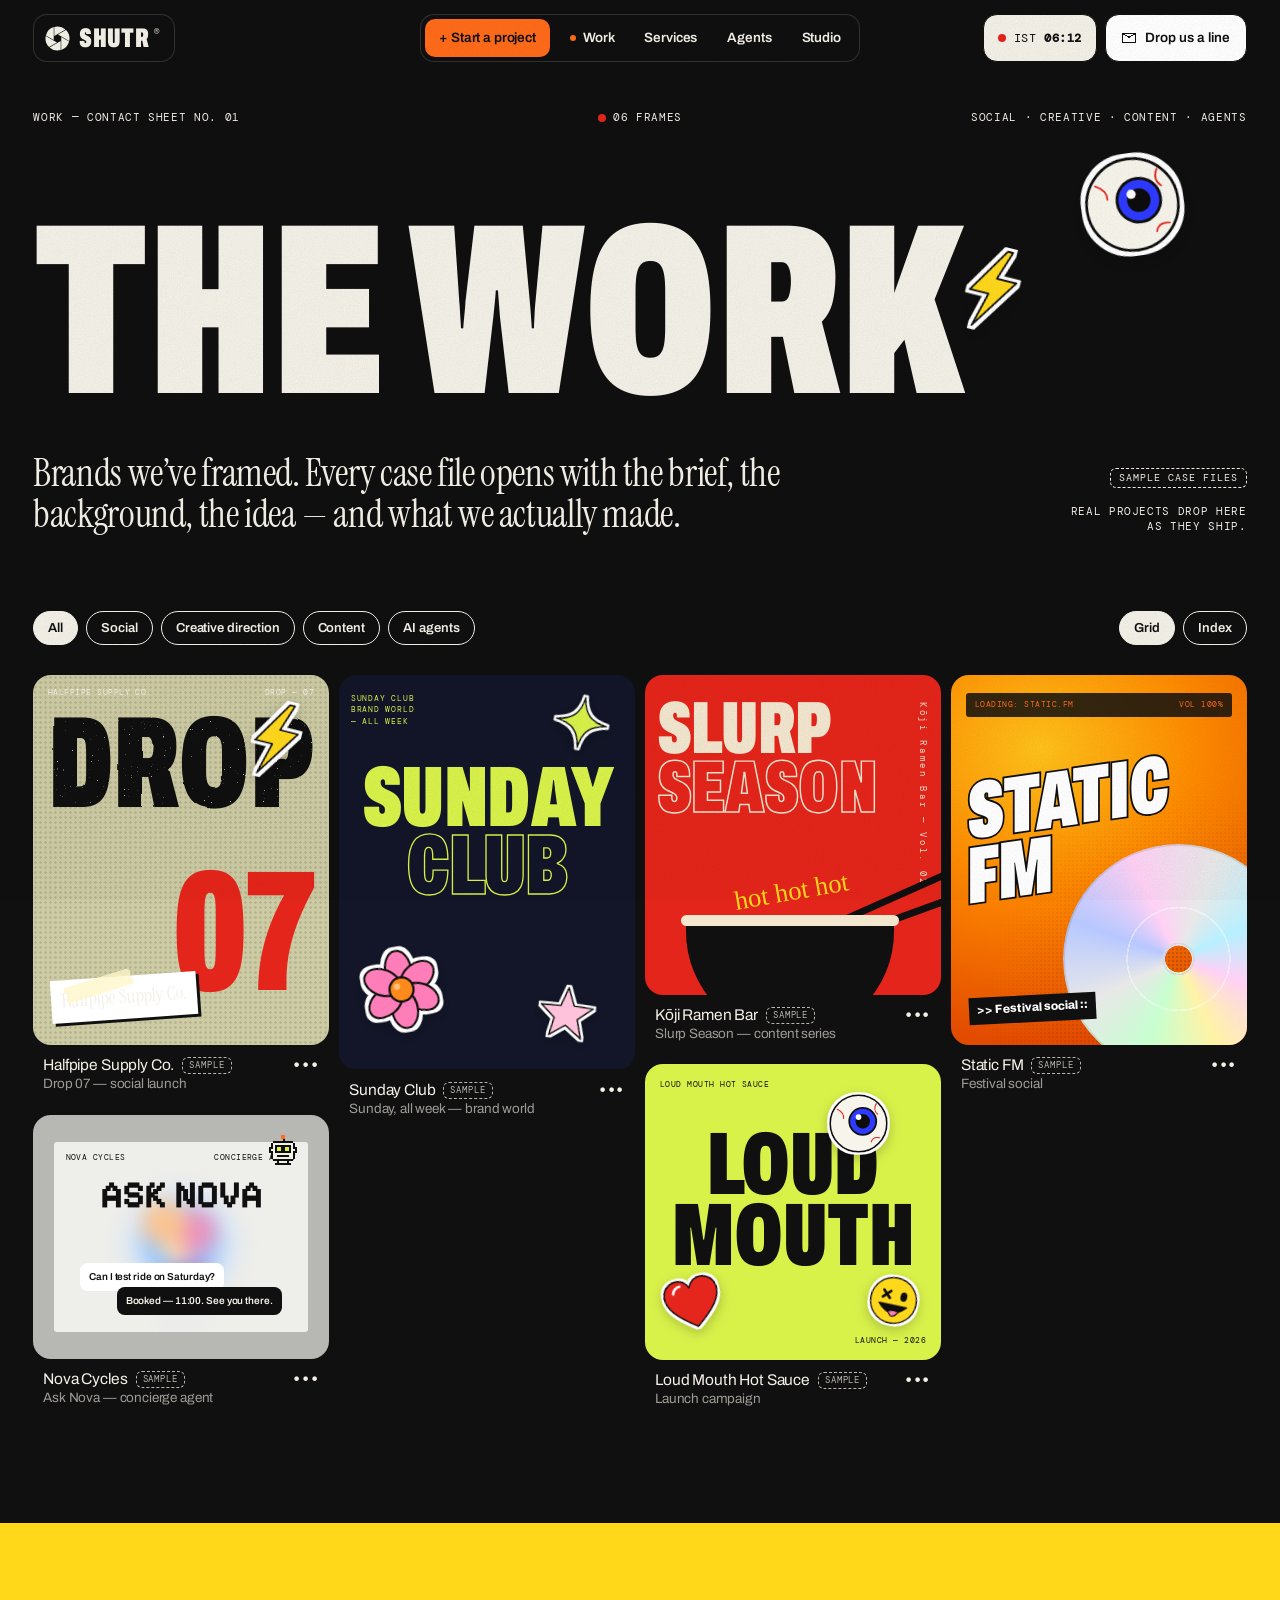
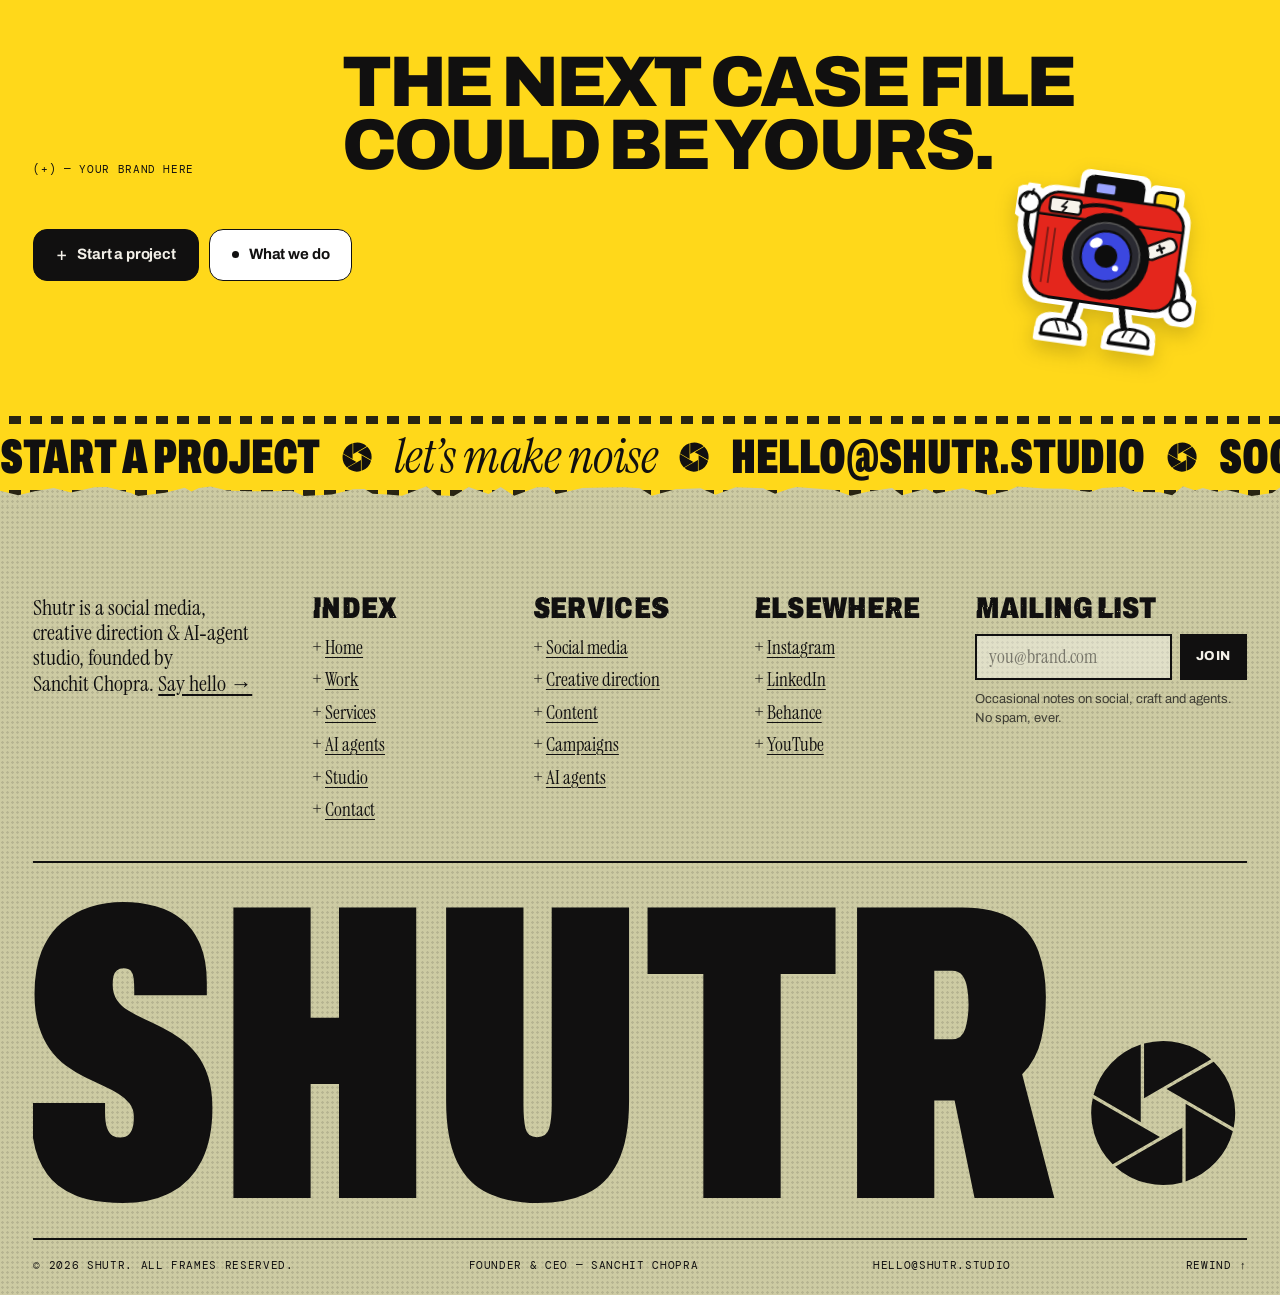
<file: work.html>
<!doctype html>
<html lang="en">
<head>
<meta charset="utf-8">
<meta name="viewport" content="width=device-width, initial-scale=1, viewport-fit=cover">
<title>Work — Shutr</title>
<meta name="description" content="Selected work from Shutr: social launches, creative direction, content and AI agents for brands.">
<meta name="theme-color" content="#111010">
<meta property="og:type" content="website">
<meta property="og:site_name" content="Shutr">
<meta property="og:title" content="Work — Shutr">
<meta property="og:description" content="Selected work from Shutr: social launches, creative direction, content and AI agents for brands.">
<meta property="og:image" content="assets/img/og.png">
<meta name="twitter:card" content="summary_large_image">
<link rel="icon" href="favicon.svg" type="image/svg+xml">
<link rel="preconnect" href="https://fonts.googleapis.com">
<link rel="preconnect" href="https://fonts.gstatic.com" crossorigin>
<link rel="stylesheet" href="https://fonts.googleapis.com/css2?family=Archivo:wdth,wght@62..125,100..900&family=DM+Mono:wght@400;500&family=Instrument+Serif:ital@0;1&family=Permanent+Marker&family=Pixelify+Sans:wght@400..700&display=swap">
<link rel="stylesheet" href="assets/css/shutr.css">
<script>document.documentElement.classList.add('js')</script>
<script src="assets/js/shutr.js" defer></script>
</head>
<body id="top">
<a class="skip" href="#main">Skip to content</a>
<svg width="0" height="0" style="position:absolute" aria-hidden="true" focusable="false">
  <defs>
    <symbol id="i-aperture" viewBox="0 0 100 100"><path fill="currentColor" d="M64.96 43.91L96.45 62.09A48 48 0 0 1 64.96 95.61ZM62.76 59.91L62.76 96.27A48 48 0 0 1 17.98 85.76ZM47.80 66.00L16.30 84.18A48 48 0 0 1 3.02 40.15ZM35.04 56.09L3.55 37.91A48 48 0 0 1 35.04 4.39ZM37.24 40.09L37.24 3.73A48 48 0 0 1 82.02 14.24ZM52.20 34.00L83.70 15.82A48 48 0 0 1 96.98 59.85Z"/></symbol>
    <symbol id="i-arrow" viewBox="0 0 24 24"><path d="M3 12h16M13 5l7 7-7 7" fill="none" stroke="currentColor" stroke-width="2.2"/></symbol>
    <symbol id="i-arrow-down" viewBox="0 0 24 24"><path d="M12 3v16M5 13l7 7 7-7" fill="none" stroke="currentColor" stroke-width="2.2"/></symbol>
    <symbol id="i-back" viewBox="0 0 24 24"><path d="M15 4l-8 8 8 8" fill="none" stroke="currentColor" stroke-width="2.4"/></symbol>
    <symbol id="i-play" viewBox="0 0 24 24"><path d="M7 4.5l12.5 7.5L7 19.5z" fill="currentColor"/></symbol>
    <symbol id="i-pause" viewBox="0 0 24 24"><path d="M6.5 5h4v14h-4zM13.5 5h4v14h-4z" fill="currentColor"/></symbol>
    <symbol id="i-prev" viewBox="0 0 24 24"><path d="M5 5h2.5v14H5zM19.5 5L8.5 12l11 7z" fill="currentColor"/></symbol>
    <symbol id="i-next" viewBox="0 0 24 24"><path d="M16.5 5H19v14h-2.5zM4.5 5l11 7-11 7z" fill="currentColor"/></symbol>
    <symbol id="i-heart" viewBox="0 0 24 24"><path d="M12 20.5S3 15 3 8.8C3 6 5.2 4 7.7 4c1.8 0 3.3 1 4.3 2.4C13 5 14.5 4 16.3 4 18.8 4 21 6 21 8.8 21 15 12 20.5 12 20.5z" fill="none" stroke="currentColor" stroke-width="2"/></symbol>
    <symbol id="i-share" viewBox="0 0 24 24"><path d="M12 15V3M7 8l5-5 5 5M5 13v7h14v-7" fill="none" stroke="currentColor" stroke-width="2"/></symbol>
    <symbol id="i-mail" viewBox="0 0 14 14" shape-rendering="crispEdges"><path fill="currentColor" d="M0 2h14v1H0zM0 11h14v1H0zM0 3h1v8H0zM13 3h1v8h-1zM1 3h2v1H1zM3 4h2v1H3zM5 5h2v1H5zM7 5h2v1H7zM9 4h2v1H9zM11 3h2v1h-2zM6 6h2v1H6z"/></symbol>
    <filter id="distress" x="0" y="0" width="100%" height="100%" color-interpolation-filters="sRGB">
      <feTurbulence type="fractalNoise" baseFrequency=".85" numOctaves="1" seed="4" result="speck"/>
      <feColorMatrix in="speck" type="matrix" values="0 0 0 0 0  0 0 0 0 0  0 0 0 0 0  0 0 0 -18 14" result="holes"/>
      <feComposite in="SourceGraphic" in2="holes" operator="in" result="eaten"/>
      <feTurbulence type="fractalNoise" baseFrequency=".035" numOctaves="2" seed="9" result="warp"/>
      <feDisplacementMap in="eaten" in2="warp" scale="2.5" xChannelSelector="R" yChannelSelector="G"/>
    </filter>
  </defs>
</svg>
<div class="iris" aria-hidden="true"><svg><use href="#i-aperture"/></svg></div>
<div class="flash" aria-hidden="true"></div>

<header class="hdr">
  <a class="logo" href="index.html" aria-label="Shutr — home"><svg aria-hidden="true"><use href="#i-aperture"/></svg>Shutr<sup>®</sup></a>
  <nav class="pillbar" aria-label="Primary">
      <a class="pill-cta" href="contact.html">+ Start a project</a>
      <a href="work.html" aria-current="page">Work</a>
      <a href="services.html">Services</a>
      <a href="agents.html">Agents</a>
      <a href="studio.html">Studio</a>
  </nav>
  <div class="hdr__right">
    <span class="clock" title="Studio time (IST)"><i aria-hidden="true"></i>IST <b data-clock>--:--</b></span>
    <a class="btn-line" href="mailto:hello@shutr.studio"><svg aria-hidden="true"><use href="#i-mail"/></svg>Drop us a line</a>
    <button class="menu-btn" type="button" aria-expanded="false" aria-controls="mnav"><span class="menu-btn__label">Menu</span><span class="menu-btn__icon" aria-hidden="true"><i></i><i></i></span></button>
  </div>
</header>

<div class="mnav" id="mnav">
  <nav aria-label="Mobile">
    <ul class="mnav__links">
      <li><a href="work.html" aria-current="page"><small>01</small>Work</a></li>
      <li><a href="services.html"><small>02</small>Services</a></li>
      <li><a href="agents.html"><small>03</small>Agents</a></li>
      <li><a href="studio.html"><small>04</small>Studio</a></li>
      <li><a href="contact.html"><small>05</small>Contact</a></li>
    </ul>
  </nav>
  <img class="sticker" src="assets/svg/flower.svg" alt="" style="--r:-12deg">
  <div class="mnav__foot meta"><a href="mailto:hello@shutr.studio">hello@shutr.studio</a><span>IST <b data-clock>--:--</b></span></div>
</div>

<main id="main">
  <section class="phero t-ink">
    <div class="corners meta">
      <p>Work — Contact sheet no. 01</p>
      <p class="rec"><i></i>06 frames</p>
      <p>Social · Creative · Content · Agents</p>
    </div>
    <h1 class="phero__title display">The work</h1>
    <div class="phero__row">
      <p class="lede">Brands we’ve framed. Every case file opens with the brief, the background, the idea — and what we actually made.</p>
      <p class="phero__aside meta"><span class="tag-sample">Sample case files</span><br><br>Real projects drop here<br>as they ship.</p>
    </div>
    <img class="sticker" data-drag src="assets/svg/eyeball.svg" alt="" style="--w:clamp(80px,9vw,140px);right:7%;top:24%;--r:-8deg">
    <img class="sticker" data-drag src="assets/svg/bolt.svg" alt="" style="--w:clamp(50px,5vw,80px);right:20%;top:40%;--r:14deg">
  </section>

  <section class="t-ink wrap" style="padding-bottom:clamp(72px,9vw,140px)" data-filter-scope>
    <div class="filters">
      <div class="chips" role="group" aria-label="Filter work">
        <button class="chip" type="button" data-filter="all" aria-pressed="true">All</button>
        <button class="chip" type="button" data-filter="social" aria-pressed="false">Social</button>
        <button class="chip" type="button" data-filter="creative" aria-pressed="false">Creative direction</button>
        <button class="chip" type="button" data-filter="content" aria-pressed="false">Content</button>
        <button class="chip" type="button" data-filter="agents" aria-pressed="false">AI agents</button>
      </div>
      <div class="chips" role="group" aria-label="View">
        <button class="chip" type="button" data-view="grid" aria-pressed="true">Grid</button>
        <button class="chip" type="button" data-view="index" aria-pressed="false">Index</button>
      </div>
    </div>
    <div class="masonry">
        <a class="card" href="work/halfpipe-supply.html" data-tags="social content">
          <div class="card__art">
            <div class="poster p-halfpipe halftone">
            <span class="pm" style="left:5cqw;top:4cqw">Halfpipe Supply Co.</span>
            <span class="pm" style="right:5cqw;top:4cqw">Drop — 07</span>
            <p class="bigword display distress">Drop</p>
            <p class="num display">07</p>
            <span class="tape"></span>
            <p class="label">Halfpipe Supply&nbsp;Co.</p>
            <img class="sticker bolt" src="assets/svg/bolt.svg" alt="">
          </div>
          </div>
          <div class="card__cap"><p>Halfpipe Supply Co.<span class="tag-sample">Sample</span><small>Drop 07 — social launch</small></p><span class="card__dots" aria-hidden="true">•••</span></div>
        </a>
        <a class="card" href="work/nova-cycles.html" data-tags="agents">
          <div class="card__art">
            <div class="poster p-nova">
            <div class="inner">
              <span class="pm" style="left:4cqw;top:3.4cqw">Nova Cycles</span>
              <span class="pm" style="right:4cqw;top:3.4cqw">Concierge agent</span>
              <span class="orb" aria-hidden="true"></span>
              <p class="bigword">ASK NOVA</p>
              <span class="bubble q">Can I test ride on Saturday?</span>
              <span class="bubble a">Booked — 11:00. See you there.</span>
            </div>
            <img class="bot" src="assets/svg/px-bot.svg" alt="">
          </div>
          </div>
          <div class="card__cap"><p>Nova Cycles<span class="tag-sample">Sample</span><small>Ask Nova — concierge agent</small></p><span class="card__dots" aria-hidden="true">•••</span></div>
        </a>
        <a class="card" href="work/sunday-club.html" data-tags="creative content">
          <div class="card__art">
            <div class="poster p-sunday">
            <p class="vert">Sunday Club<br>Brand world<br>— all week</p>
            <img class="sticker spark" src="assets/svg/sparkle.svg" alt="">
            <p class="bigword display"><span>Sunday</span><span>Club</span></p>
            <img class="sticker flower" src="assets/svg/flower.svg" alt="">
            <img class="sticker star" src="assets/svg/star.svg" alt="">
          </div>
          </div>
          <div class="card__cap"><p>Sunday Club<span class="tag-sample">Sample</span><small>Sunday, all week — brand world</small></p><span class="card__dots" aria-hidden="true">•••</span></div>
        </a>
        <div class="card card--soon" data-tags="content social">
          <div class="card__art">
            <div class="poster p-koji">
            <p class="bigword display"><span>Slurp</span><span>Season</span></p>
            <span class="side">Kōji Ramen Bar — Vol. 02</span>
            <span class="steam hand">hot hot hot</span>
            <span class="chop"></span><span class="chop"></span>
            <span class="bowl"></span>
          </div>
          </div>
          <div class="card__cap"><p>Kōji Ramen Bar<span class="tag-sample">Sample</span><small>Slurp Season — content series</small></p><span class="card__dots" aria-hidden="true">•••</span></div>
        </div>
        <div class="card card--soon" data-tags="creative social">
          <div class="card__art">
            <div class="poster p-loud">
            <span class="pm" style="left:5cqw;top:5cqw">Loud Mouth Hot Sauce</span>
            <span class="pm" style="right:5cqw;bottom:5cqw">Launch — 2026</span>
            <img class="sticker eye" src="assets/svg/eyeball.svg" alt="">
            <p class="bigword display"><span>Loud</span><span>Mouth</span></p>
            <img class="sticker heart" src="assets/svg/heart.svg" alt="">
            <img class="sticker smile" src="assets/svg/smiley.svg" alt="">
          </div>
          </div>
          <div class="card__cap"><p>Loud Mouth Hot Sauce<span class="tag-sample">Sample</span><small>Launch campaign</small></p><span class="card__dots" aria-hidden="true">•••</span></div>
        </div>
        <div class="card card--soon" data-tags="social agents">
          <div class="card__art">
            <div class="poster p-static">
            <div class="lcd"><span>Loading: static.fm</span><span>Vol 100%</span></div>
            <p class="bigword display">Static<br>FM</p>
            <span class="cd" aria-hidden="true"></span>
            <span class="clickhere">&gt;&gt; Festival social ::</span>
          </div>
          </div>
          <div class="card__cap"><p>Static FM<span class="tag-sample">Sample</span><small>Festival social</small></p><span class="card__dots" aria-hidden="true">•••</span></div>
        </div>
    </div>
    <div class="index-list">
        <a class="irow" href="work/halfpipe-supply.html" data-tags="social content"><span class="meta">01</span><span class="client">Halfpipe Supply Co.</span><span class="proj">Drop 07 — social launch</span><span class="svc meta">Social · Content · Community</span><span class="yr meta">2026</span><span aria-hidden="true">→</span></a>
        <a class="irow" href="work/nova-cycles.html" data-tags="agents"><span class="meta">02</span><span class="client">Nova Cycles</span><span class="proj">Ask Nova — concierge agent</span><span class="svc meta">AI agent · Conversation design</span><span class="yr meta">2026</span><span aria-hidden="true">→</span></a>
        <a class="irow" href="work/sunday-club.html" data-tags="creative content"><span class="meta">03</span><span class="client">Sunday Club</span><span class="proj">Sunday, all week — brand world</span><span class="svc meta">Creative direction · Campaign</span><span class="yr meta">2026</span><span aria-hidden="true">→</span></a>
        <div class="irow" data-tags="content social" title="Case file coming soon"><span class="meta">04</span><span class="client">Kōji Ramen Bar</span><span class="proj">Slurp Season — content series</span><span class="svc meta">Content · Social</span><span class="yr meta">2026</span><span aria-hidden="true">…</span></div>
        <div class="irow" data-tags="creative social" title="Case file coming soon"><span class="meta">05</span><span class="client">Loud Mouth Hot Sauce</span><span class="proj">Launch campaign</span><span class="svc meta">Creative direction · Social</span><span class="yr meta">2026</span><span aria-hidden="true">…</span></div>
        <div class="irow" data-tags="social agents" title="Case file coming soon"><span class="meta">06</span><span class="client">Static FM</span><span class="proj">Festival social</span><span class="svc meta">Social · Content-engine agent</span><span class="yr meta">2026</span><span aria-hidden="true">…</span></div>
    </div>
  </section>

  <section class="section t-yellow wrap">
    <div class="sec-head">
      <p class="sec-head__label meta">(+) — Your brand here</p>
      <h2 class="sec-head__title heavy h-m">The next case file could be yours.</h2>
    </div>
    <div style="display:flex;gap:10px;flex-wrap:wrap">
      <a class="btn btn--ink" href="contact.html"><span class="plus">+</span> Start a project</a>
      <a class="btn" href="services.html"><span class="dot"></span> What we do</a>
    </div>
    <img class="sticker" data-drag src="assets/svg/mascot.svg" alt="" style="--w:clamp(120px,15vw,230px);right:6%;bottom:12%;--r:8deg">
  </section>
</main>

<a class="strip strip--yellow" href="contact.html" aria-label="Start a project with Shutr" style="display:block;text-decoration:none">
  <div class="strip__track" style="--speed:30s"><span class="strip__item">Start a project<svg aria-hidden="true"><use href="#i-aperture"/></svg></span><span class="strip__item"><em>let’s make noise</em><svg aria-hidden="true"><use href="#i-aperture"/></svg></span><span class="strip__item">hello@shutr.studio<svg aria-hidden="true"><use href="#i-aperture"/></svg></span><span class="strip__item">Social<svg aria-hidden="true"><use href="#i-aperture"/></svg></span><span class="strip__item">Creative direction<svg aria-hidden="true"><use href="#i-aperture"/></svg></span><span class="strip__item">AI agents<svg aria-hidden="true"><use href="#i-aperture"/></svg></span><span class="strip__item">Start a project<svg aria-hidden="true"><use href="#i-aperture"/></svg></span><span class="strip__item"><em>let’s make noise</em><svg aria-hidden="true"><use href="#i-aperture"/></svg></span><span class="strip__item">hello@shutr.studio<svg aria-hidden="true"><use href="#i-aperture"/></svg></span><span class="strip__item">Social<svg aria-hidden="true"><use href="#i-aperture"/></svg></span><span class="strip__item">Creative direction<svg aria-hidden="true"><use href="#i-aperture"/></svg></span><span class="strip__item">AI agents<svg aria-hidden="true"><use href="#i-aperture"/></svg></span></div>
</a>
<footer class="ftr torn-top halftone">
  <div class="ftr__inner">
    <div class="ftr__grid">
      <p class="ftr__about">Shutr is a social media, creative direction &amp; AI&#8209;agent studio, founded by Sanchit&nbsp;Chopra. <a href="contact.html">Say hello&nbsp;→</a></p>
      <nav aria-label="Footer">
        <h4 class="stamp">Index</h4>
        <ul class="linklist">
          <li><a href="index.html">Home</a></li>
          <li><a href="work.html">Work</a></li>
          <li><a href="services.html">Services</a></li>
          <li><a href="agents.html">AI agents</a></li>
          <li><a href="studio.html">Studio</a></li>
          <li><a href="contact.html">Contact</a></li>
        </ul>
      </nav>
      <div>
        <h4 class="stamp">Services</h4>
        <ul class="linklist">
          <li><a href="services.html#social">Social media</a></li>
          <li><a href="services.html#creative">Creative direction</a></li>
          <li><a href="services.html#creative">Content</a></li>
          <li><a href="services.html#process">Campaigns</a></li>
          <li><a href="agents.html">AI agents</a></li>
        </ul>
      </div>
      <div>
        <h4 class="stamp">Elsewhere</h4>
        <ul class="linklist">
          <!-- TODO: add real profile URLs -->
          <li><a href="#" data-todo="instagram">Instagram</a></li>
          <li><a href="#" data-todo="linkedin">LinkedIn</a></li>
          <li><a href="#" data-todo="behance">Behance</a></li>
          <li><a href="#" data-todo="youtube">YouTube</a></li>
        </ul>
      </div>
      <form class="mailing" data-mailto="hello@shutr.studio" data-subject="Add me to the Shutr list">
        <label for="ml-email">mailing list</label>
        <div class="mailing__row">
          <input id="ml-email" type="email" name="email" required placeholder="you@brand.com" autocomplete="email">
          <button type="submit">Join</button>
        </div>
        <p>Occasional notes on social, craft and agents. No spam, ever.</p>
      </form>
    </div>
    <div class="ftr__word">
      <p class="display" aria-hidden="true">Shutr</p>
      <svg class="aperture-big" aria-hidden="true"><use href="#i-aperture"/></svg>
    </div>
    <div class="ftr__base meta">
      <span>© <span data-year>2026</span> Shutr. All frames reserved.</span>
      <span>Founder &amp; CEO — Sanchit Chopra</span>
      <a href="mailto:hello@shutr.studio">hello@shutr.studio</a>
      <a href="#top">Rewind ↑</a>
    </div>
  </div>
</footer>
</body>
</html>
</file>
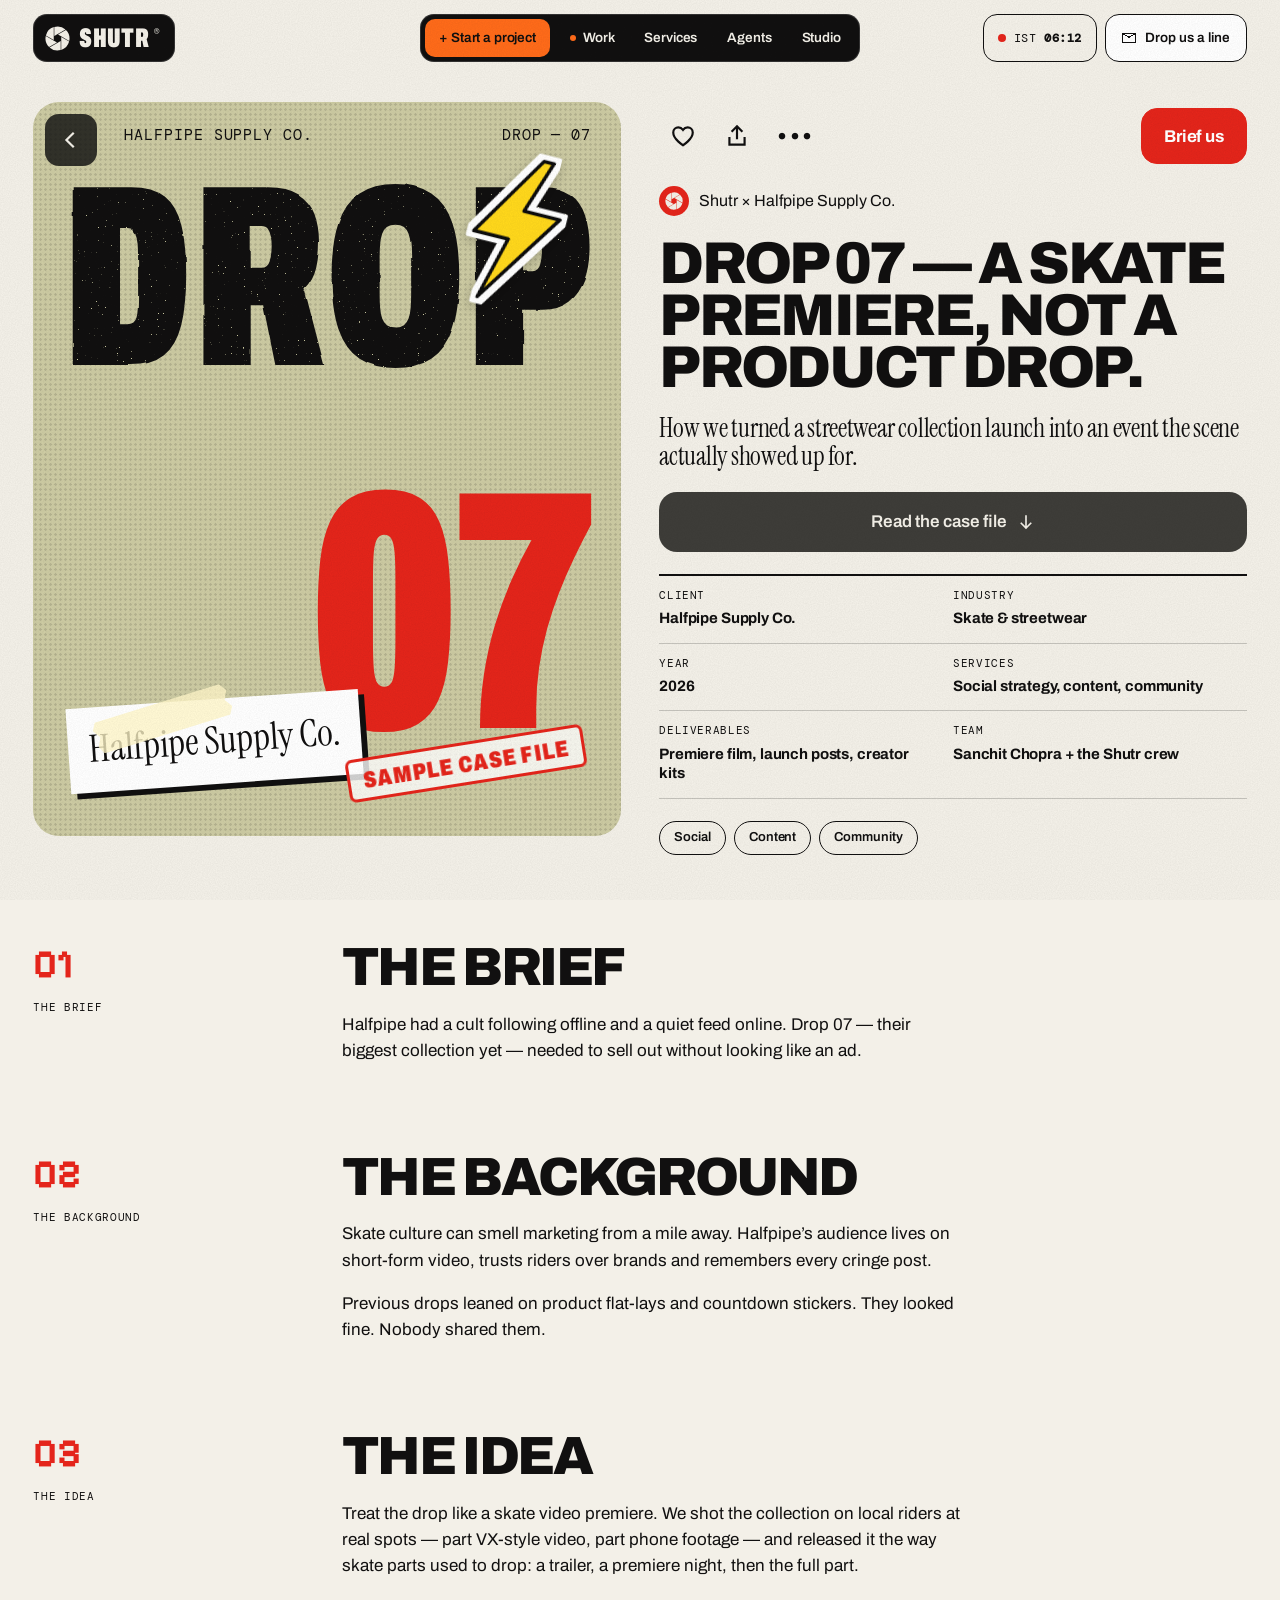
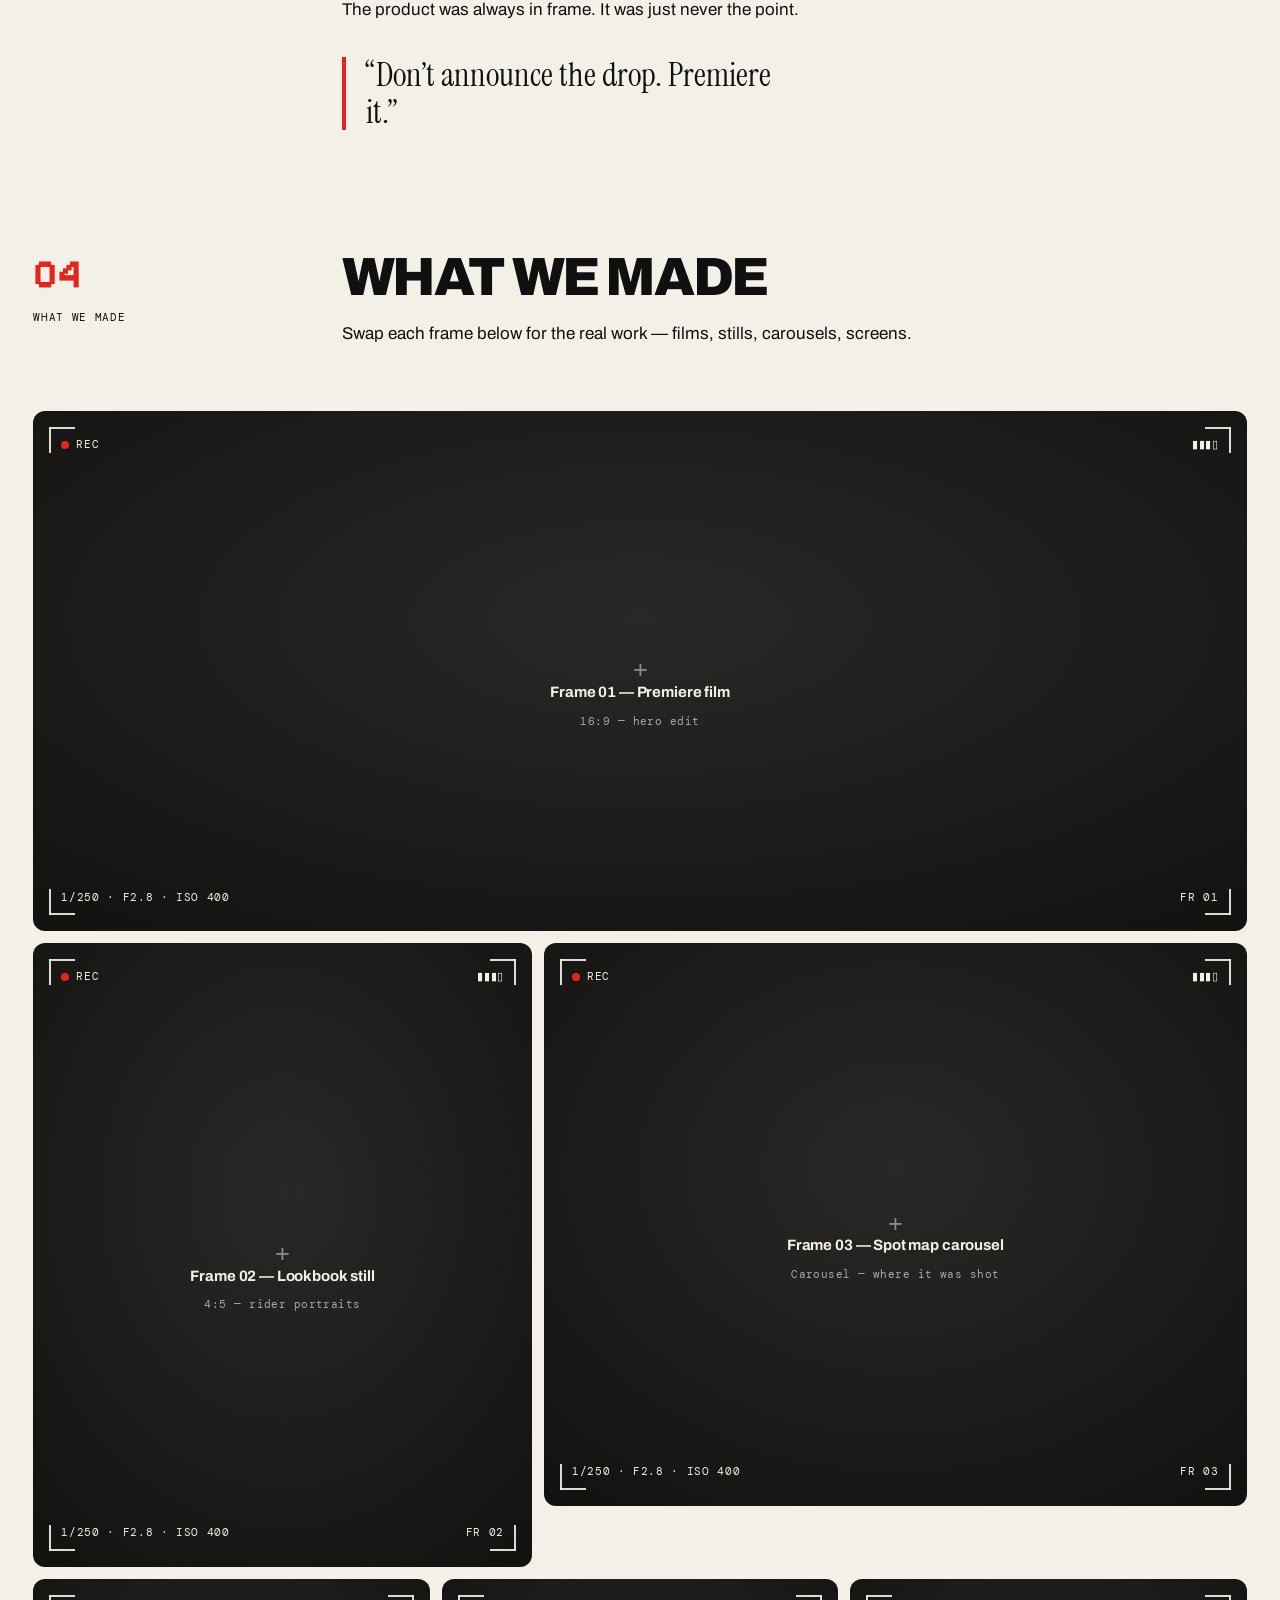
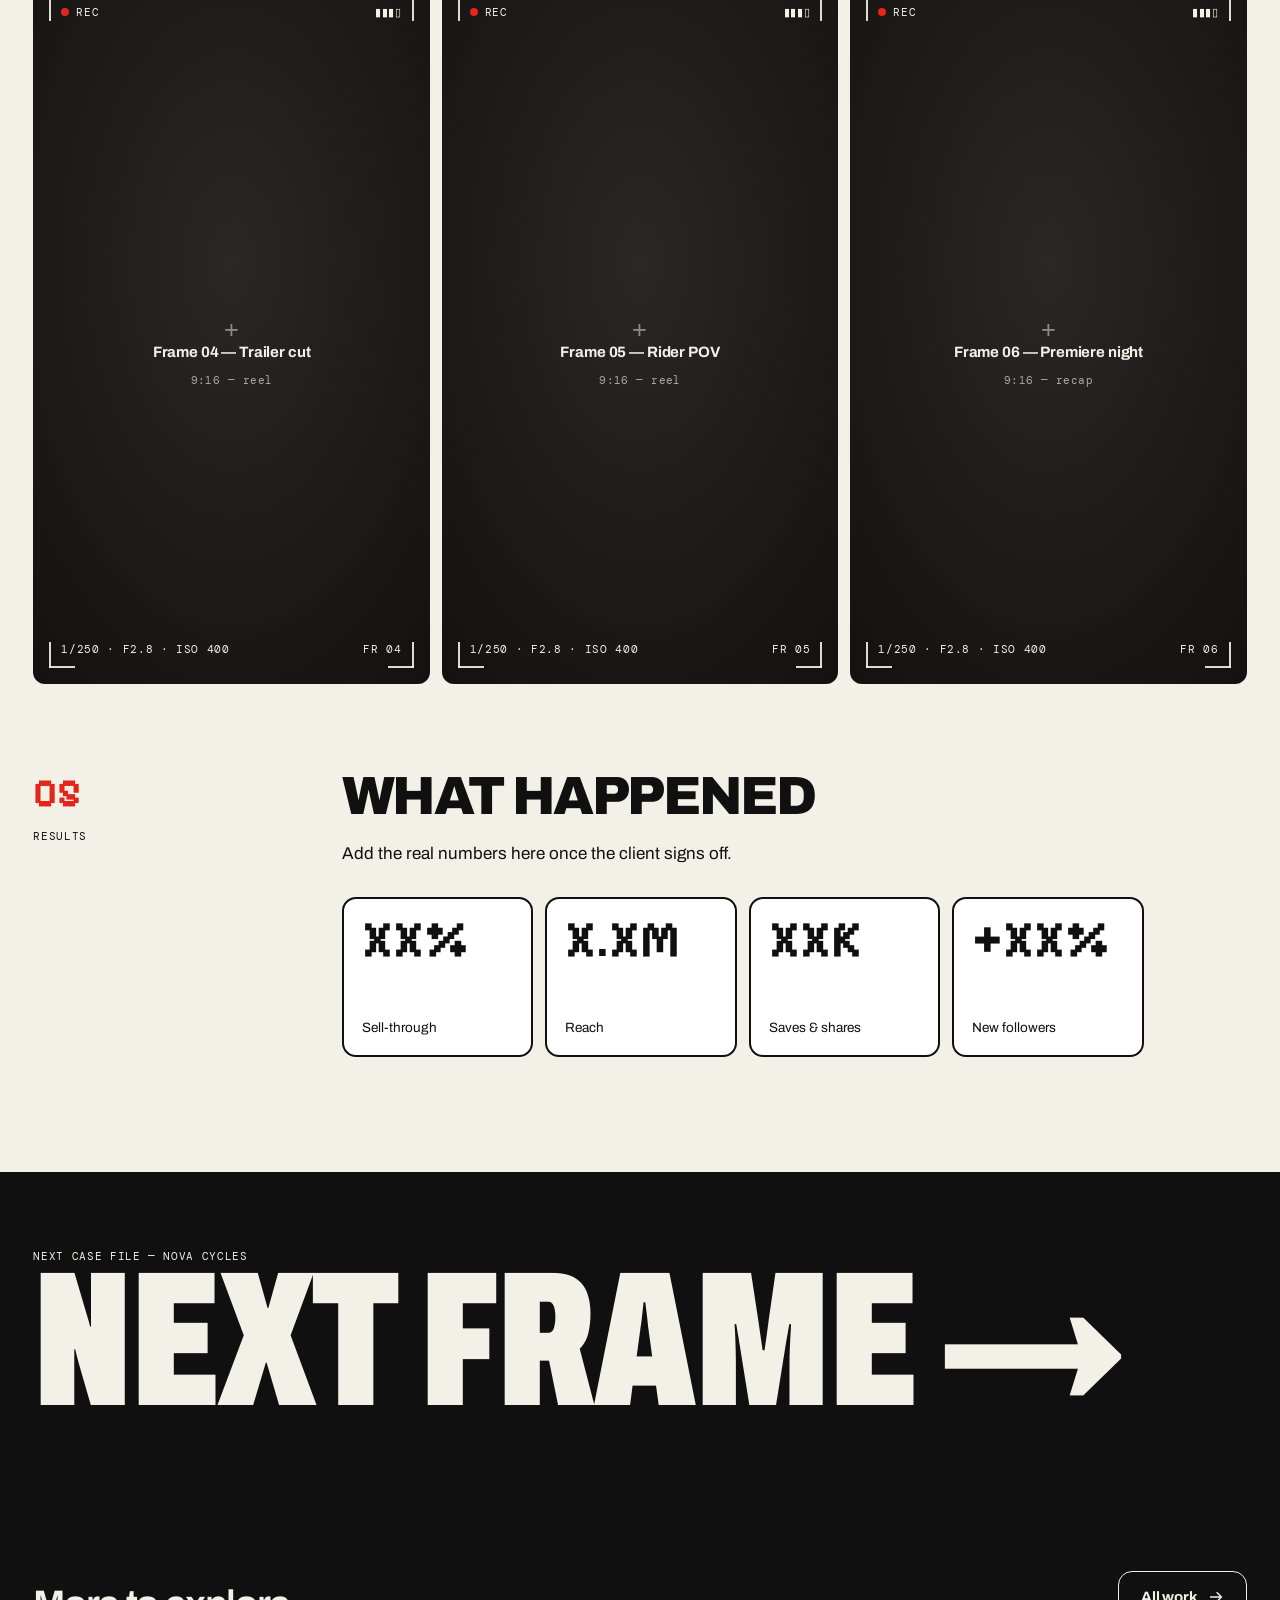
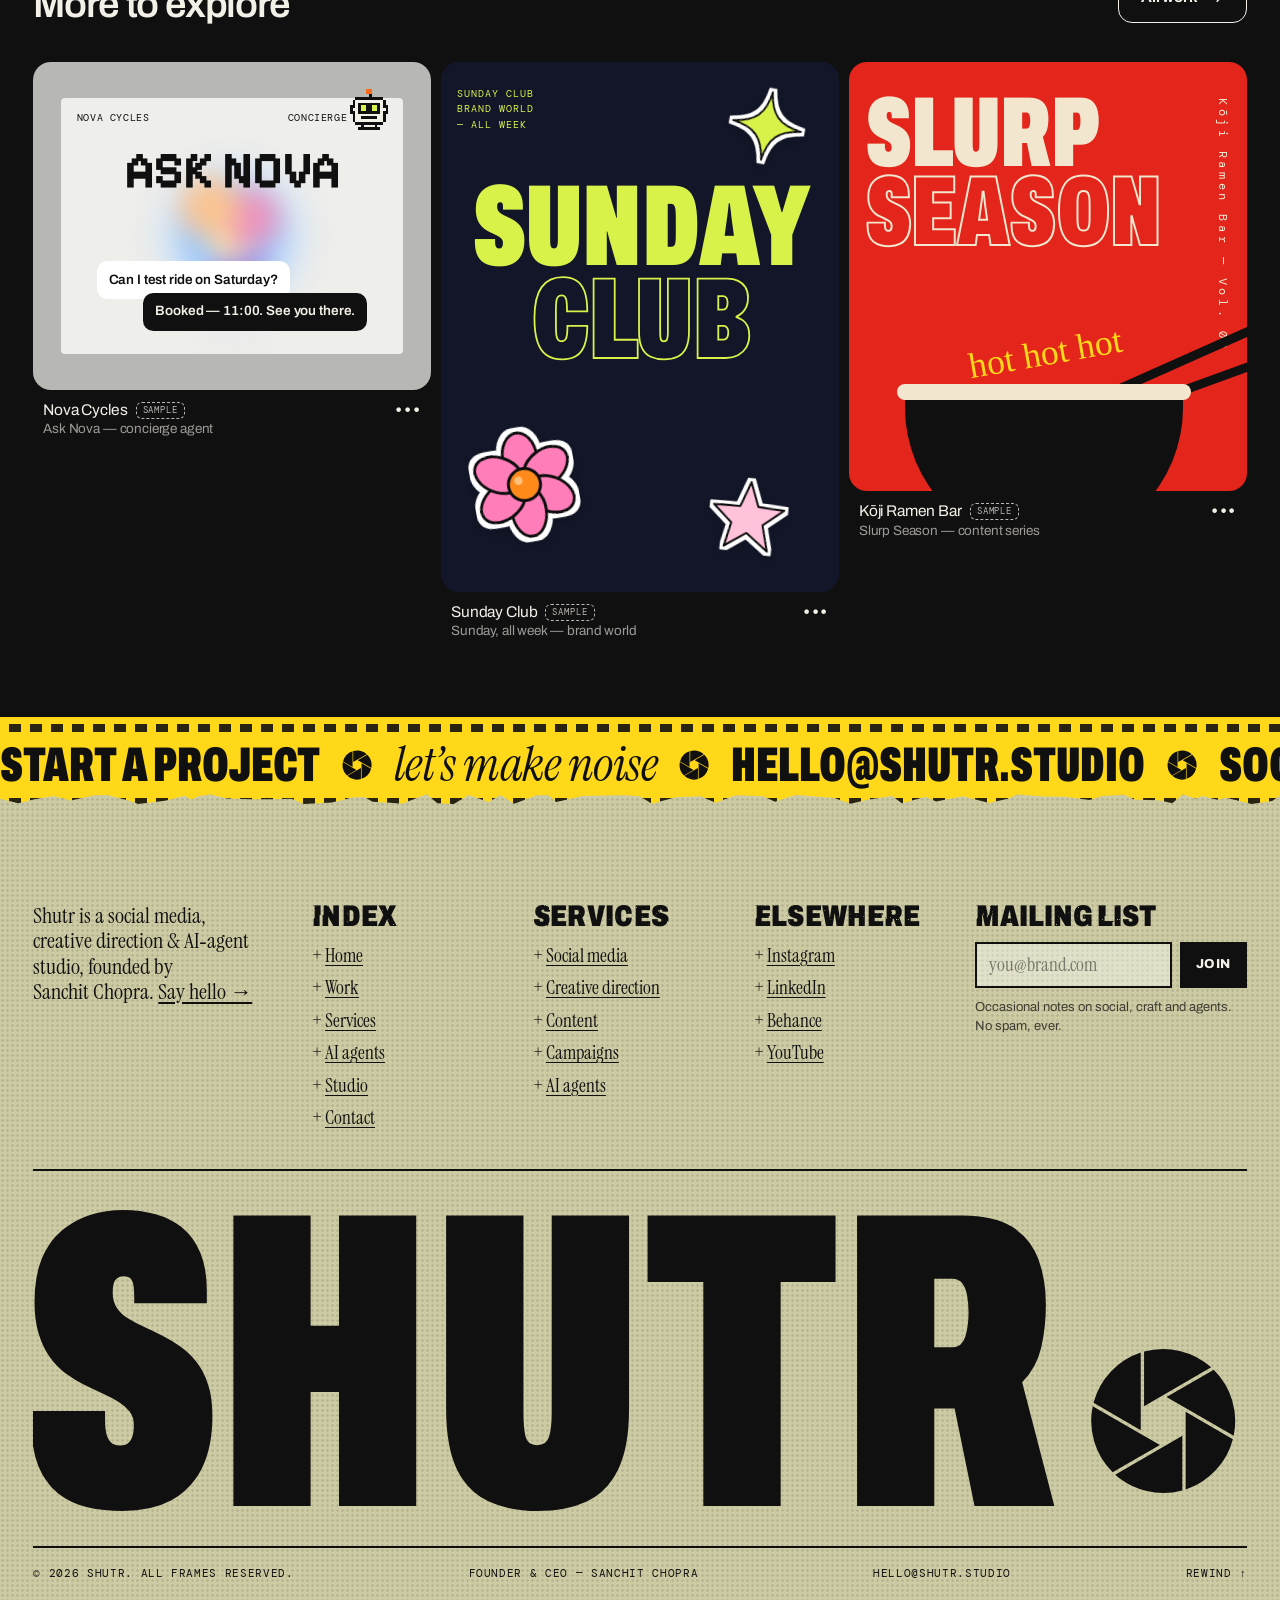
<file: work/halfpipe-supply.html>
<!doctype html>
<html lang="en">
<head>
<meta charset="utf-8">
<meta name="viewport" content="width=device-width, initial-scale=1, viewport-fit=cover">
<title>Halfpipe Supply Co. — Case file — Shutr</title>
<meta name="description" content="How we turned a streetwear collection launch into an event the scene actually showed up for.">
<meta name="theme-color" content="#111010">
<meta property="og:type" content="website">
<meta property="og:site_name" content="Shutr">
<meta property="og:title" content="Halfpipe Supply Co. — Case file — Shutr">
<meta property="og:description" content="How we turned a streetwear collection launch into an event the scene actually showed up for.">
<meta property="og:image" content="../assets/img/og.png">
<meta name="twitter:card" content="summary_large_image">
<link rel="icon" href="../favicon.svg" type="image/svg+xml">
<link rel="preconnect" href="https://fonts.googleapis.com">
<link rel="preconnect" href="https://fonts.gstatic.com" crossorigin>
<link rel="stylesheet" href="https://fonts.googleapis.com/css2?family=Archivo:wdth,wght@62..125,100..900&family=DM+Mono:wght@400;500&family=Instrument+Serif:ital@0;1&family=Permanent+Marker&family=Pixelify+Sans:wght@400..700&display=swap">
<link rel="stylesheet" href="../assets/css/shutr.css">
<script>document.documentElement.classList.add('js')</script>
<script src="../assets/js/shutr.js" defer></script>
</head>
<body id="top">
<a class="skip" href="#main">Skip to content</a>
<svg width="0" height="0" style="position:absolute" aria-hidden="true" focusable="false">
  <defs>
    <symbol id="i-aperture" viewBox="0 0 100 100"><path fill="currentColor" d="M64.96 43.91L96.45 62.09A48 48 0 0 1 64.96 95.61ZM62.76 59.91L62.76 96.27A48 48 0 0 1 17.98 85.76ZM47.80 66.00L16.30 84.18A48 48 0 0 1 3.02 40.15ZM35.04 56.09L3.55 37.91A48 48 0 0 1 35.04 4.39ZM37.24 40.09L37.24 3.73A48 48 0 0 1 82.02 14.24ZM52.20 34.00L83.70 15.82A48 48 0 0 1 96.98 59.85Z"/></symbol>
    <symbol id="i-arrow" viewBox="0 0 24 24"><path d="M3 12h16M13 5l7 7-7 7" fill="none" stroke="currentColor" stroke-width="2.2"/></symbol>
    <symbol id="i-arrow-down" viewBox="0 0 24 24"><path d="M12 3v16M5 13l7 7 7-7" fill="none" stroke="currentColor" stroke-width="2.2"/></symbol>
    <symbol id="i-back" viewBox="0 0 24 24"><path d="M15 4l-8 8 8 8" fill="none" stroke="currentColor" stroke-width="2.4"/></symbol>
    <symbol id="i-play" viewBox="0 0 24 24"><path d="M7 4.5l12.5 7.5L7 19.5z" fill="currentColor"/></symbol>
    <symbol id="i-pause" viewBox="0 0 24 24"><path d="M6.5 5h4v14h-4zM13.5 5h4v14h-4z" fill="currentColor"/></symbol>
    <symbol id="i-prev" viewBox="0 0 24 24"><path d="M5 5h2.5v14H5zM19.5 5L8.5 12l11 7z" fill="currentColor"/></symbol>
    <symbol id="i-next" viewBox="0 0 24 24"><path d="M16.5 5H19v14h-2.5zM4.5 5l11 7-11 7z" fill="currentColor"/></symbol>
    <symbol id="i-heart" viewBox="0 0 24 24"><path d="M12 20.5S3 15 3 8.8C3 6 5.2 4 7.7 4c1.8 0 3.3 1 4.3 2.4C13 5 14.5 4 16.3 4 18.8 4 21 6 21 8.8 21 15 12 20.5 12 20.5z" fill="none" stroke="currentColor" stroke-width="2"/></symbol>
    <symbol id="i-share" viewBox="0 0 24 24"><path d="M12 15V3M7 8l5-5 5 5M5 13v7h14v-7" fill="none" stroke="currentColor" stroke-width="2"/></symbol>
    <symbol id="i-mail" viewBox="0 0 14 14" shape-rendering="crispEdges"><path fill="currentColor" d="M0 2h14v1H0zM0 11h14v1H0zM0 3h1v8H0zM13 3h1v8h-1zM1 3h2v1H1zM3 4h2v1H3zM5 5h2v1H5zM7 5h2v1H7zM9 4h2v1H9zM11 3h2v1h-2zM6 6h2v1H6z"/></symbol>
    <filter id="distress" x="0" y="0" width="100%" height="100%" color-interpolation-filters="sRGB">
      <feTurbulence type="fractalNoise" baseFrequency=".85" numOctaves="1" seed="4" result="speck"/>
      <feColorMatrix in="speck" type="matrix" values="0 0 0 0 0  0 0 0 0 0  0 0 0 0 0  0 0 0 -18 14" result="holes"/>
      <feComposite in="SourceGraphic" in2="holes" operator="in" result="eaten"/>
      <feTurbulence type="fractalNoise" baseFrequency=".035" numOctaves="2" seed="9" result="warp"/>
      <feDisplacementMap in="eaten" in2="warp" scale="2.5" xChannelSelector="R" yChannelSelector="G"/>
    </filter>
  </defs>
</svg>
<div class="iris" aria-hidden="true"><svg><use href="#i-aperture"/></svg></div>
<div class="flash" aria-hidden="true"></div>

<header class="hdr">
  <a class="logo" href="../index.html" aria-label="Shutr — home"><svg aria-hidden="true"><use href="#i-aperture"/></svg>Shutr<sup>®</sup></a>
  <nav class="pillbar" aria-label="Primary">
      <a class="pill-cta" href="../contact.html">+ Start a project</a>
      <a href="../work.html" aria-current="page">Work</a>
      <a href="../services.html">Services</a>
      <a href="../agents.html">Agents</a>
      <a href="../studio.html">Studio</a>
  </nav>
  <div class="hdr__right">
    <span class="clock" title="Studio time (IST)"><i aria-hidden="true"></i>IST <b data-clock>--:--</b></span>
    <a class="btn-line" href="mailto:hello@shutr.studio"><svg aria-hidden="true"><use href="#i-mail"/></svg>Drop us a line</a>
    <button class="menu-btn" type="button" aria-expanded="false" aria-controls="mnav"><span class="menu-btn__label">Menu</span><span class="menu-btn__icon" aria-hidden="true"><i></i><i></i></span></button>
  </div>
</header>

<div class="mnav" id="mnav">
  <nav aria-label="Mobile">
    <ul class="mnav__links">
      <li><a href="../work.html" aria-current="page"><small>01</small>Work</a></li>
      <li><a href="../services.html"><small>02</small>Services</a></li>
      <li><a href="../agents.html"><small>03</small>Agents</a></li>
      <li><a href="../studio.html"><small>04</small>Studio</a></li>
      <li><a href="../contact.html"><small>05</small>Contact</a></li>
    </ul>
  </nav>
  <img class="sticker" src="../assets/svg/flower.svg" alt="" style="--r:-12deg">
  <div class="mnav__foot meta"><a href="mailto:hello@shutr.studio">hello@shutr.studio</a><span>IST <b data-clock>--:--</b></span></div>
</div>

<!--
  ============================================================
  SAMPLE CASE STUDY — placeholder content.
  Replace the client, copy, frames and results with a real project,
  then delete the "Sample case file" stamp below.
  ============================================================
-->
<main id="main">
  <section class="pin" aria-labelledby="case-title">
    <div class="pin__media">
      <a class="pin__back" href="../work.html" aria-label="Back to all work"><svg><use href="#i-back"/></svg></a>
      <div class="poster p-halfpipe halftone">
            <span class="pm" style="left:5cqw;top:4cqw">Halfpipe Supply Co.</span>
            <span class="pm" style="right:5cqw;top:4cqw">Drop — 07</span>
            <p class="bigword display distress">Drop</p>
            <p class="num display">07</p>
            <span class="tape"></span>
            <p class="label">Halfpipe Supply&nbsp;Co.</p>
            <img class="sticker bolt" src="../assets/svg/bolt.svg" alt="">
          </div>
      <span class="pin__stamp" aria-label="Sample case file">Sample case file</span>
    </div>
    <div class="pin__info">
      <div class="pin__actions">
        <button class="icon-btn" type="button" aria-pressed="false" aria-label="Like" onclick="this.setAttribute('aria-pressed', this.getAttribute('aria-pressed')!=='true')"><svg><use href="#i-heart"/></svg></button>
        <button class="icon-btn" type="button" aria-label="Share" onclick="navigator.share ? navigator.share({title: document.title, url: location.href}).catch(()=>{}) : navigator.clipboard && navigator.clipboard.writeText(location.href)"><svg><use href="#i-share"/></svg></button>
        <span class="dots" aria-hidden="true">•••</span>
        <a class="btn" href="../contact.html">Brief us</a>
      </div>
      <p class="pin__by"><span class="avatar"><svg><use href="#i-aperture"/></svg></span>Shutr × Halfpipe Supply Co.</p>
      <h1 class="heavy" id="case-title">Drop 07 — a skate premiere, not a product drop.</h1>
      <p class="lede" style="font-size:clamp(22px,2vw,30px)">How we turned a streetwear collection launch into an event the scene actually showed up for.</p>
      <a class="pin__visit" href="#brief">Read the case file <svg width="18" height="18"><use href="#i-arrow-down"/></svg></a>
      <dl class="pin__facts"><div><dt class="meta">Client</dt><dd>Halfpipe Supply Co.</dd></div><div><dt class="meta">Industry</dt><dd>Skate &amp; streetwear</dd></div><div><dt class="meta">Year</dt><dd>2026</dd></div><div><dt class="meta">Services</dt><dd>Social strategy, content, community</dd></div><div><dt class="meta">Deliverables</dt><dd>Premiere film, launch posts, creator kits</dd></div><div><dt class="meta">Team</dt><dd>Sanchit Chopra + the Shutr crew</dd></div></dl>
      <div class="chips"><span class="chip">Social</span><span class="chip">Content</span><span class="chip">Community</span></div>
    </div>
  </section>

  <section class="chapter" id="brief">
    <div class="chapter__label"><span class="pixel">01</span><span class="meta">The brief</span></div>
    <div class="chapter__body" data-reveal><h2 class="heavy">The brief</h2><p>Halfpipe had a cult following offline and a quiet feed online. Drop 07 — their biggest collection yet — needed to sell out without looking like an ad.</p></div>
  </section>

  <section class="chapter">
    <div class="chapter__label"><span class="pixel">02</span><span class="meta">The background</span></div>
    <div class="chapter__body" data-reveal><h2 class="heavy">The background</h2><p>Skate culture can smell marketing from a mile away. Halfpipe’s audience lives on short-form video, trusts riders over brands and remembers every cringe post.</p><p>Previous drops leaned on product flat-lays and countdown stickers. They looked fine. Nobody shared them.</p></div>
  </section>

  <section class="chapter">
    <div class="chapter__label"><span class="pixel">03</span><span class="meta">The idea</span></div>
    <div class="chapter__body" data-reveal><h2 class="heavy">The idea</h2><p>Treat the drop like a skate video premiere. We shot the collection on local riders at real spots — part VX-style video, part phone footage — and released it the way skate parts used to drop: a trailer, a premiere night, then the full part.</p><p>The product was always in frame. It was just never the point.</p><p class="pull">“Don’t announce the drop. Premiere it.”</p></div>
  </section>

  <section class="chapter" style="padding-bottom:0">
    <div class="chapter__label"><span class="pixel">04</span><span class="meta">What we made</span></div>
    <div class="chapter__body"><h2 class="heavy">What we made</h2><p>Swap each frame below for the real work — films, stills, carousels, screens.</p></div>
  </section>
  <div class="frames">
        <figure class="vf">
          <span class="meta tl"><span class="rec"><i></i>REC</span></span><span class="meta tr">▮▮▮▯</span>
          <span class="meta bl">1/250 · f2.8 · ISO 400</span><span class="meta br">FR 01</span>
          <!-- Replace with: <img src="../assets/img/work/halfpipe-01.jpg" alt="..."> -->
          <figcaption class="vf__label"><b>Frame 01 — Premiere film</b><span>16:9 — hero edit</span></figcaption>
        </figure>
        <figure class="vf">
          <span class="meta tl"><span class="rec"><i></i>REC</span></span><span class="meta tr">▮▮▮▯</span>
          <span class="meta bl">1/250 · f2.8 · ISO 400</span><span class="meta br">FR 02</span>
          <!-- Replace with: <img src="../assets/img/work/halfpipe-02.jpg" alt="..."> -->
          <figcaption class="vf__label"><b>Frame 02 — Lookbook still</b><span>4:5 — rider portraits</span></figcaption>
        </figure>
        <figure class="vf">
          <span class="meta tl"><span class="rec"><i></i>REC</span></span><span class="meta tr">▮▮▮▯</span>
          <span class="meta bl">1/250 · f2.8 · ISO 400</span><span class="meta br">FR 03</span>
          <!-- Replace with: <img src="../assets/img/work/halfpipe-03.jpg" alt="..."> -->
          <figcaption class="vf__label"><b>Frame 03 — Spot map carousel</b><span>Carousel — where it was shot</span></figcaption>
        </figure>
        <figure class="vf">
          <span class="meta tl"><span class="rec"><i></i>REC</span></span><span class="meta tr">▮▮▮▯</span>
          <span class="meta bl">1/250 · f2.8 · ISO 400</span><span class="meta br">FR 04</span>
          <!-- Replace with: <img src="../assets/img/work/halfpipe-04.jpg" alt="..."> -->
          <figcaption class="vf__label"><b>Frame 04 — Trailer cut</b><span>9:16 — reel</span></figcaption>
        </figure>
        <figure class="vf">
          <span class="meta tl"><span class="rec"><i></i>REC</span></span><span class="meta tr">▮▮▮▯</span>
          <span class="meta bl">1/250 · f2.8 · ISO 400</span><span class="meta br">FR 05</span>
          <!-- Replace with: <img src="../assets/img/work/halfpipe-05.jpg" alt="..."> -->
          <figcaption class="vf__label"><b>Frame 05 — Rider POV</b><span>9:16 — reel</span></figcaption>
        </figure>
        <figure class="vf">
          <span class="meta tl"><span class="rec"><i></i>REC</span></span><span class="meta tr">▮▮▮▯</span>
          <span class="meta bl">1/250 · f2.8 · ISO 400</span><span class="meta br">FR 06</span>
          <!-- Replace with: <img src="../assets/img/work/halfpipe-06.jpg" alt="..."> -->
          <figcaption class="vf__label"><b>Frame 06 — Premiere night</b><span>9:16 — recap</span></figcaption>
        </figure>
  </div>

  <section class="chapter">
    <div class="chapter__label"><span class="pixel">05</span><span class="meta">Results</span></div>
    <div class="chapter__body" data-reveal>
      <h2 class="heavy">What happened</h2>
      <p>Add the real numbers here once the client signs off.</p>
      <div class="results"><div class="result"><span class="pixel">XX%</span><p>Sell-through</p></div><div class="result"><span class="pixel">X.XM</span><p>Reach</p></div><div class="result"><span class="pixel">XXK</span><p>Saves &amp; shares</p></div><div class="result"><span class="pixel">+XX%</span><p>New followers</p></div></div>
    </div>
  </section>

  <a class="next t-ink" href="../work/nova-cycles.html">
    <p class="meta">Next case file — Nova Cycles</p>
    <p class="display">Next frame →</p>
  </a>

  <section class="section--tight t-ink wrap">
    <div class="explore__head"><h2 class="explore__title">More to explore</h2><a class="btn btn--ghost" href="../work.html">All work <svg width="16" height="16" class="arr"><use href="#i-arrow"/></svg></a></div>
    <div class="masonry" style="columns:3 240px">
        <a class="card" href="../work/nova-cycles.html" data-tags="agents">
          <div class="card__art">
            <div class="poster p-nova">
            <div class="inner">
              <span class="pm" style="left:4cqw;top:3.4cqw">Nova Cycles</span>
              <span class="pm" style="right:4cqw;top:3.4cqw">Concierge agent</span>
              <span class="orb" aria-hidden="true"></span>
              <p class="bigword">ASK NOVA</p>
              <span class="bubble q">Can I test ride on Saturday?</span>
              <span class="bubble a">Booked — 11:00. See you there.</span>
            </div>
            <img class="bot" src="../assets/svg/px-bot.svg" alt="">
          </div>
          </div>
          <div class="card__cap"><p>Nova Cycles<span class="tag-sample">Sample</span><small>Ask Nova — concierge agent</small></p><span class="card__dots" aria-hidden="true">•••</span></div>
        </a>
        <a class="card" href="../work/sunday-club.html" data-tags="creative content">
          <div class="card__art">
            <div class="poster p-sunday">
            <p class="vert">Sunday Club<br>Brand world<br>— all week</p>
            <img class="sticker spark" src="../assets/svg/sparkle.svg" alt="">
            <p class="bigword display"><span>Sunday</span><span>Club</span></p>
            <img class="sticker flower" src="../assets/svg/flower.svg" alt="">
            <img class="sticker star" src="../assets/svg/star.svg" alt="">
          </div>
          </div>
          <div class="card__cap"><p>Sunday Club<span class="tag-sample">Sample</span><small>Sunday, all week — brand world</small></p><span class="card__dots" aria-hidden="true">•••</span></div>
        </a>
        <div class="card card--soon" data-tags="content social">
          <div class="card__art">
            <div class="poster p-koji">
            <p class="bigword display"><span>Slurp</span><span>Season</span></p>
            <span class="side">Kōji Ramen Bar — Vol. 02</span>
            <span class="steam hand">hot hot hot</span>
            <span class="chop"></span><span class="chop"></span>
            <span class="bowl"></span>
          </div>
          </div>
          <div class="card__cap"><p>Kōji Ramen Bar<span class="tag-sample">Sample</span><small>Slurp Season — content series</small></p><span class="card__dots" aria-hidden="true">•••</span></div>
        </div>
    </div>
  </section>
</main>

<a class="strip strip--yellow" href="../contact.html" aria-label="Start a project with Shutr" style="display:block;text-decoration:none">
  <div class="strip__track" style="--speed:30s"><span class="strip__item">Start a project<svg aria-hidden="true"><use href="#i-aperture"/></svg></span><span class="strip__item"><em>let’s make noise</em><svg aria-hidden="true"><use href="#i-aperture"/></svg></span><span class="strip__item">hello@shutr.studio<svg aria-hidden="true"><use href="#i-aperture"/></svg></span><span class="strip__item">Social<svg aria-hidden="true"><use href="#i-aperture"/></svg></span><span class="strip__item">Creative direction<svg aria-hidden="true"><use href="#i-aperture"/></svg></span><span class="strip__item">AI agents<svg aria-hidden="true"><use href="#i-aperture"/></svg></span><span class="strip__item">Start a project<svg aria-hidden="true"><use href="#i-aperture"/></svg></span><span class="strip__item"><em>let’s make noise</em><svg aria-hidden="true"><use href="#i-aperture"/></svg></span><span class="strip__item">hello@shutr.studio<svg aria-hidden="true"><use href="#i-aperture"/></svg></span><span class="strip__item">Social<svg aria-hidden="true"><use href="#i-aperture"/></svg></span><span class="strip__item">Creative direction<svg aria-hidden="true"><use href="#i-aperture"/></svg></span><span class="strip__item">AI agents<svg aria-hidden="true"><use href="#i-aperture"/></svg></span></div>
</a>
<footer class="ftr torn-top halftone">
  <div class="ftr__inner">
    <div class="ftr__grid">
      <p class="ftr__about">Shutr is a social media, creative direction &amp; AI&#8209;agent studio, founded by Sanchit&nbsp;Chopra. <a href="../contact.html">Say hello&nbsp;→</a></p>
      <nav aria-label="Footer">
        <h4 class="stamp">Index</h4>
        <ul class="linklist">
          <li><a href="../index.html">Home</a></li>
          <li><a href="../work.html">Work</a></li>
          <li><a href="../services.html">Services</a></li>
          <li><a href="../agents.html">AI agents</a></li>
          <li><a href="../studio.html">Studio</a></li>
          <li><a href="../contact.html">Contact</a></li>
        </ul>
      </nav>
      <div>
        <h4 class="stamp">Services</h4>
        <ul class="linklist">
          <li><a href="../services.html#social">Social media</a></li>
          <li><a href="../services.html#creative">Creative direction</a></li>
          <li><a href="../services.html#creative">Content</a></li>
          <li><a href="../services.html#process">Campaigns</a></li>
          <li><a href="../agents.html">AI agents</a></li>
        </ul>
      </div>
      <div>
        <h4 class="stamp">Elsewhere</h4>
        <ul class="linklist">
          <!-- TODO: add real profile URLs -->
          <li><a href="#" data-todo="instagram">Instagram</a></li>
          <li><a href="#" data-todo="linkedin">LinkedIn</a></li>
          <li><a href="#" data-todo="behance">Behance</a></li>
          <li><a href="#" data-todo="youtube">YouTube</a></li>
        </ul>
      </div>
      <form class="mailing" data-mailto="hello@shutr.studio" data-subject="Add me to the Shutr list">
        <label for="ml-email">mailing list</label>
        <div class="mailing__row">
          <input id="ml-email" type="email" name="email" required placeholder="you@brand.com" autocomplete="email">
          <button type="submit">Join</button>
        </div>
        <p>Occasional notes on social, craft and agents. No spam, ever.</p>
      </form>
    </div>
    <div class="ftr__word">
      <p class="display" aria-hidden="true">Shutr</p>
      <svg class="aperture-big" aria-hidden="true"><use href="#i-aperture"/></svg>
    </div>
    <div class="ftr__base meta">
      <span>© <span data-year>2026</span> Shutr. All frames reserved.</span>
      <span>Founder &amp; CEO — Sanchit Chopra</span>
      <a href="mailto:hello@shutr.studio">hello@shutr.studio</a>
      <a href="#top">Rewind ↑</a>
    </div>
  </div>
</footer>
</body>
</html>
</file>
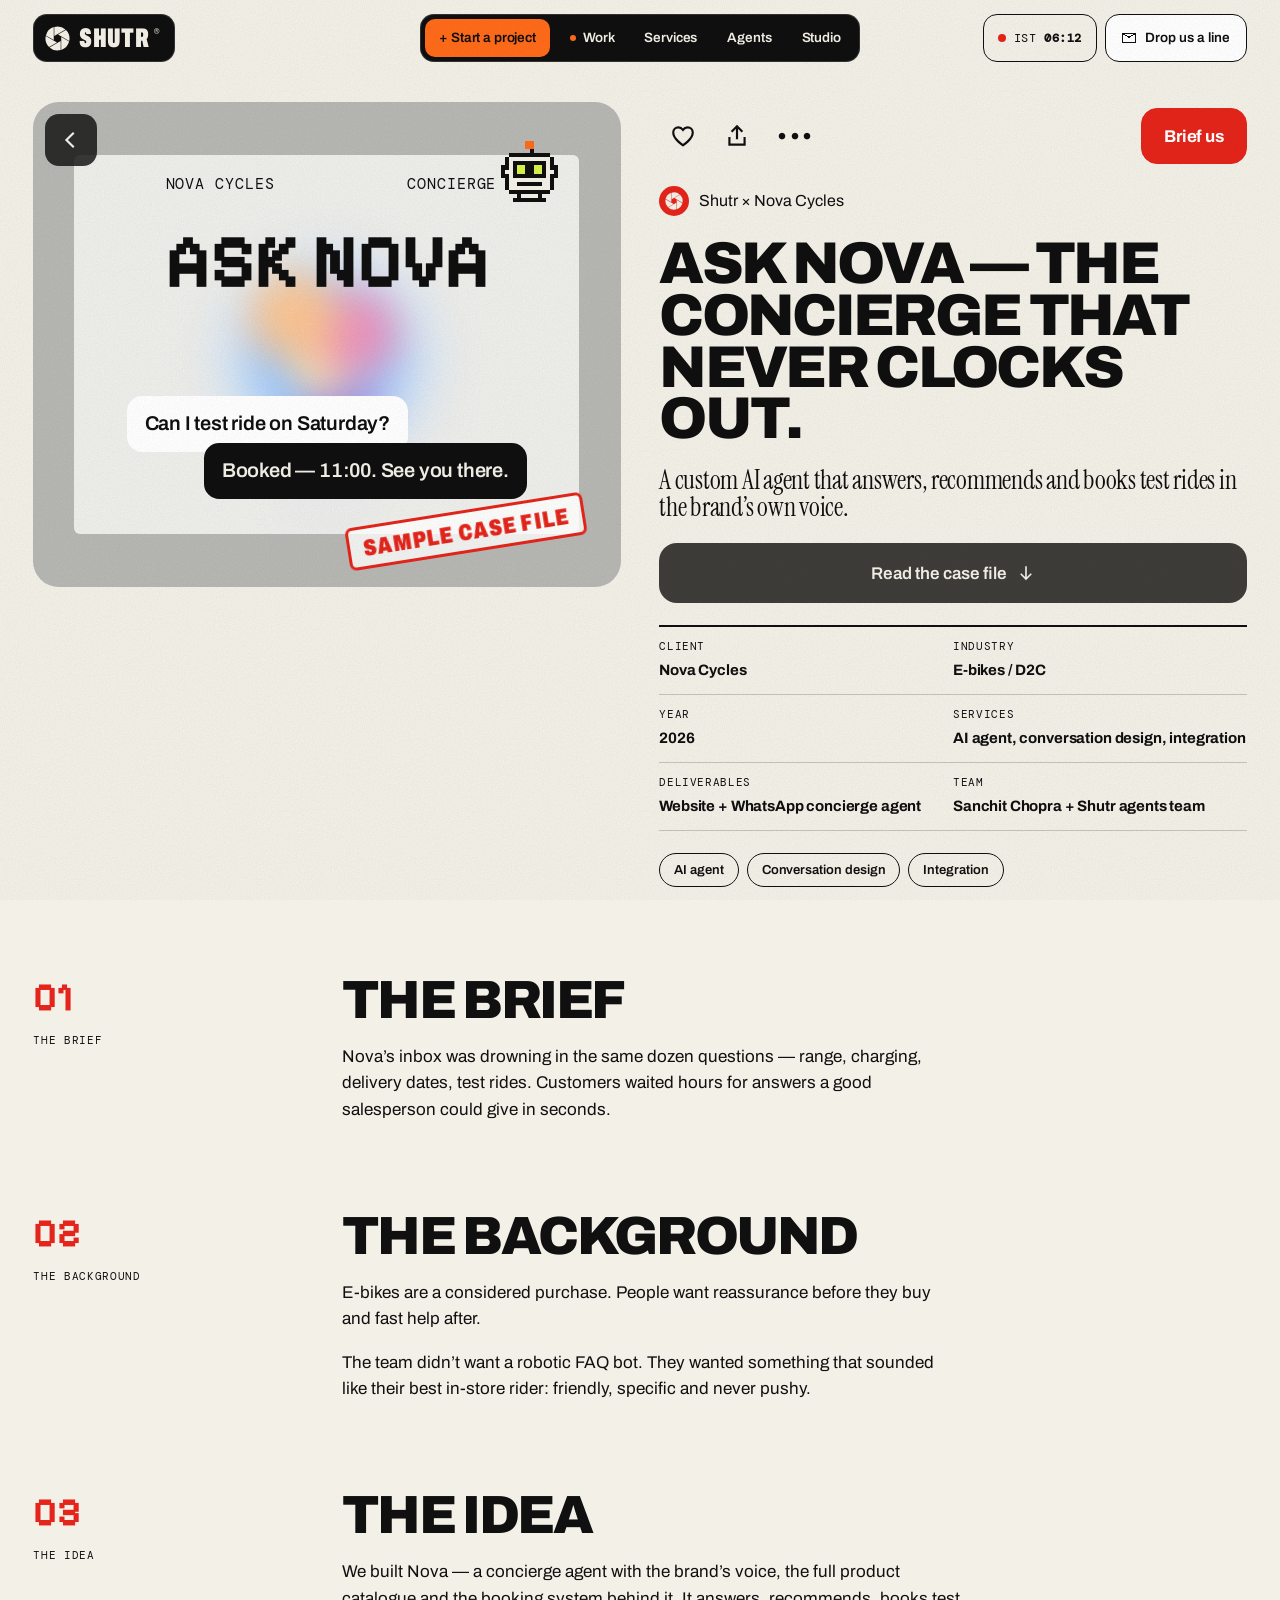
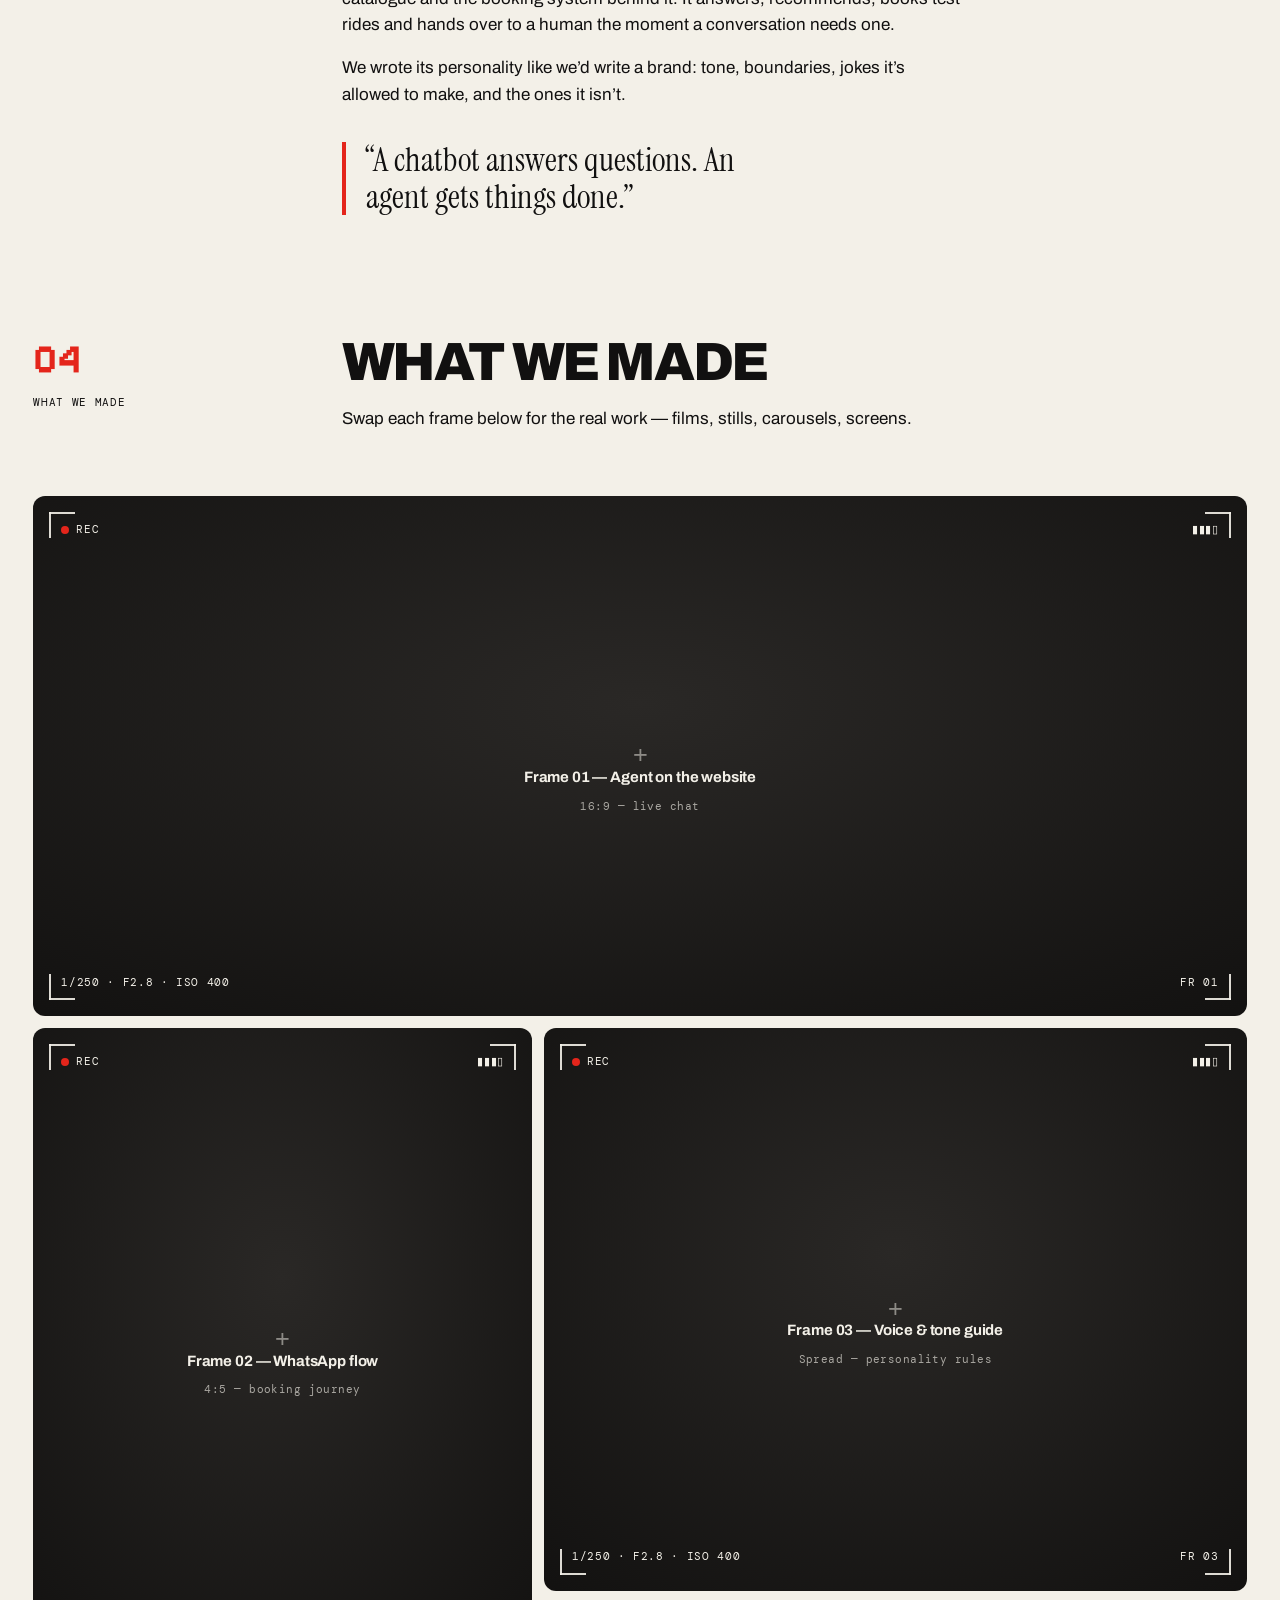
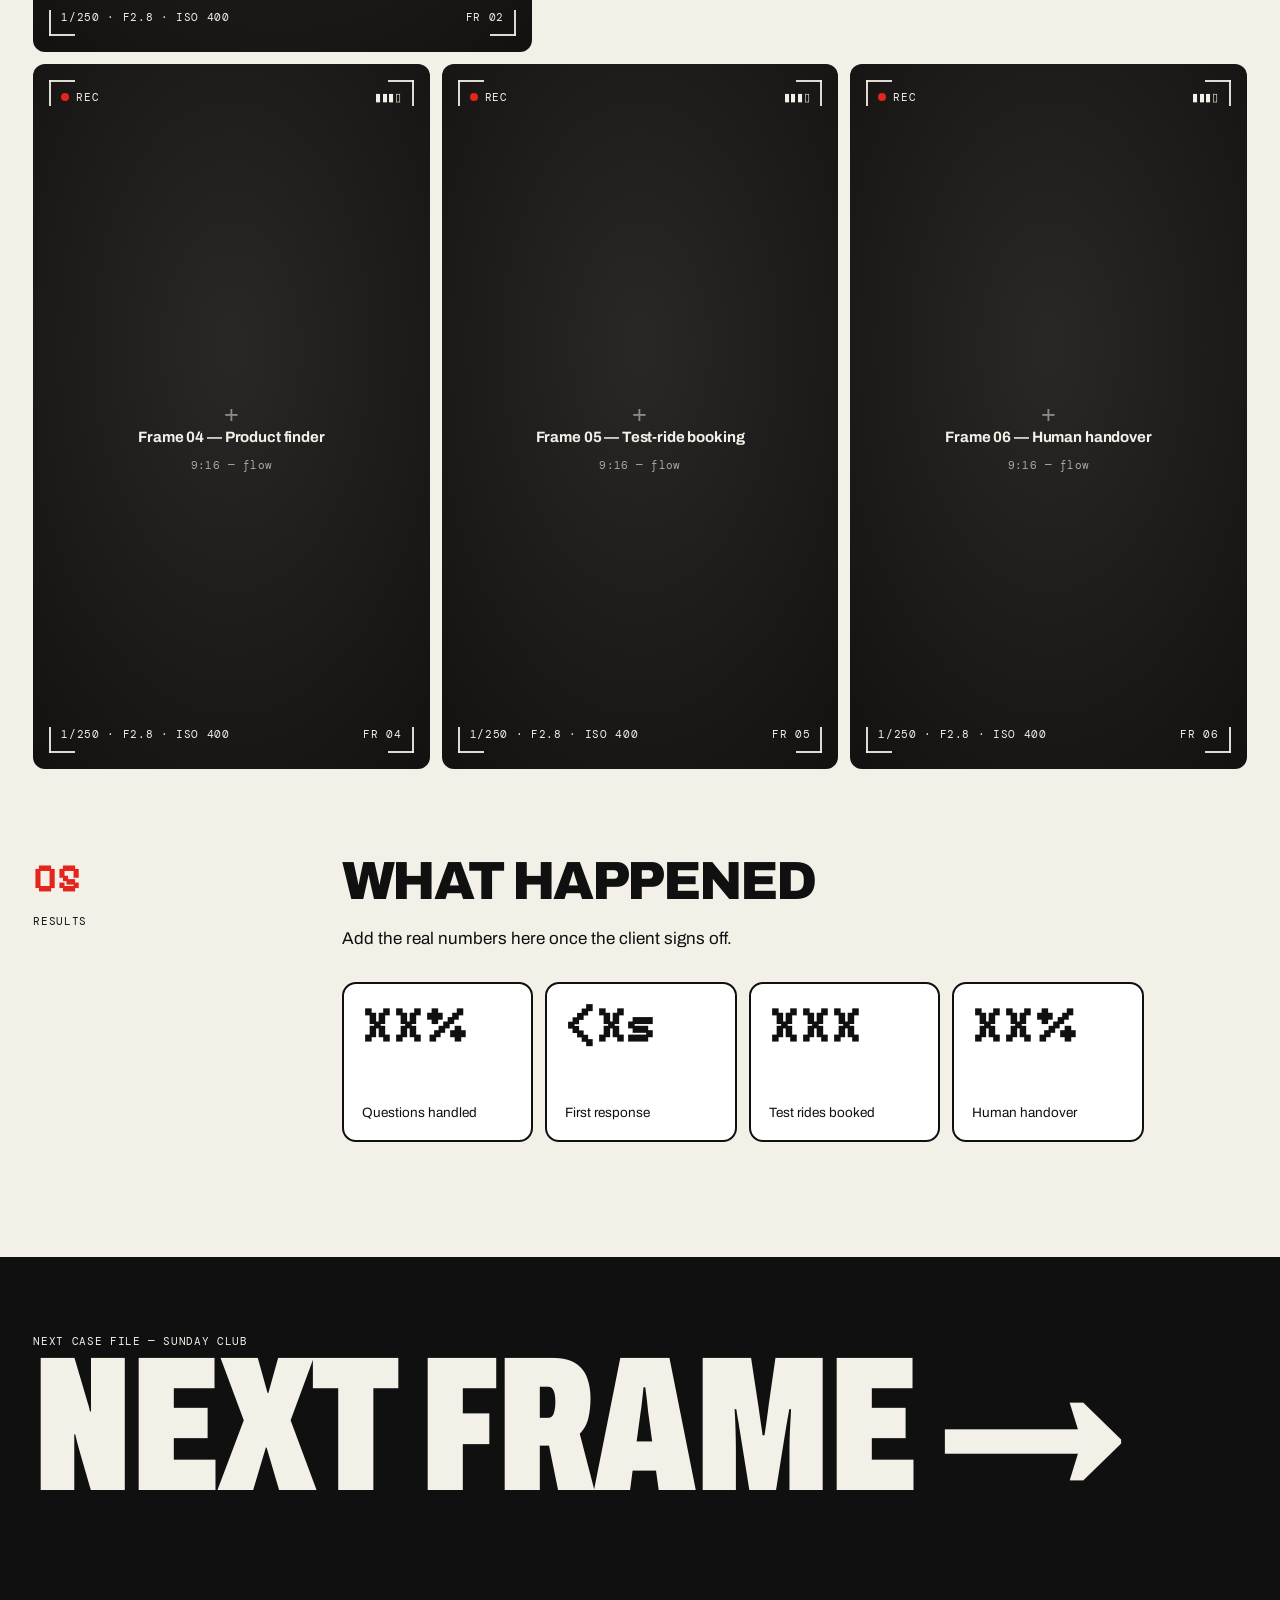
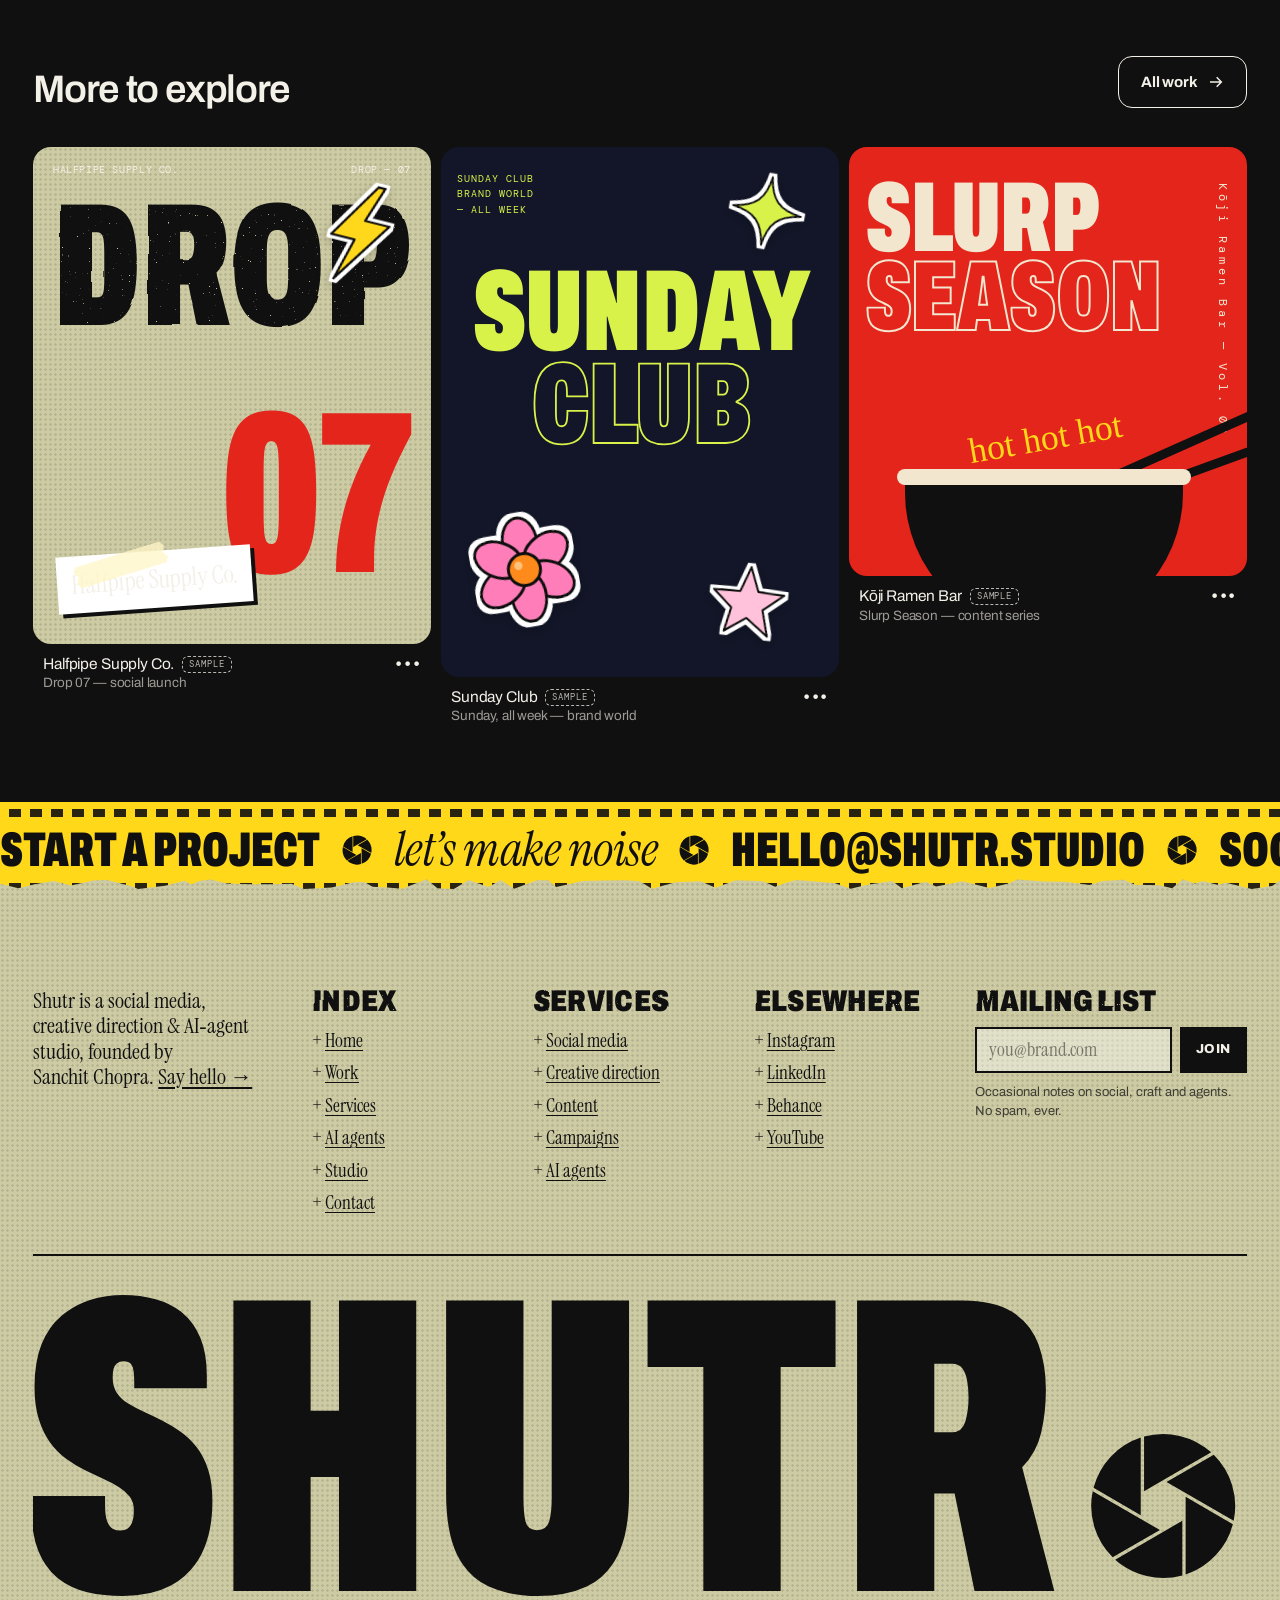
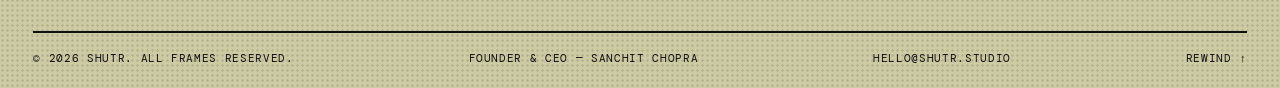
<file: work/nova-cycles.html>
<!doctype html>
<html lang="en">
<head>
<meta charset="utf-8">
<meta name="viewport" content="width=device-width, initial-scale=1, viewport-fit=cover">
<title>Nova Cycles — Case file — Shutr</title>
<meta name="description" content="A custom AI agent that answers, recommends and books test rides in the brand’s own voice.">
<meta name="theme-color" content="#111010">
<meta property="og:type" content="website">
<meta property="og:site_name" content="Shutr">
<meta property="og:title" content="Nova Cycles — Case file — Shutr">
<meta property="og:description" content="A custom AI agent that answers, recommends and books test rides in the brand’s own voice.">
<meta property="og:image" content="../assets/img/og.png">
<meta name="twitter:card" content="summary_large_image">
<link rel="icon" href="../favicon.svg" type="image/svg+xml">
<link rel="preconnect" href="https://fonts.googleapis.com">
<link rel="preconnect" href="https://fonts.gstatic.com" crossorigin>
<link rel="stylesheet" href="https://fonts.googleapis.com/css2?family=Archivo:wdth,wght@62..125,100..900&family=DM+Mono:wght@400;500&family=Instrument+Serif:ital@0;1&family=Permanent+Marker&family=Pixelify+Sans:wght@400..700&display=swap">
<link rel="stylesheet" href="../assets/css/shutr.css">
<script>document.documentElement.classList.add('js')</script>
<script src="../assets/js/shutr.js" defer></script>
</head>
<body id="top">
<a class="skip" href="#main">Skip to content</a>
<svg width="0" height="0" style="position:absolute" aria-hidden="true" focusable="false">
  <defs>
    <symbol id="i-aperture" viewBox="0 0 100 100"><path fill="currentColor" d="M64.96 43.91L96.45 62.09A48 48 0 0 1 64.96 95.61ZM62.76 59.91L62.76 96.27A48 48 0 0 1 17.98 85.76ZM47.80 66.00L16.30 84.18A48 48 0 0 1 3.02 40.15ZM35.04 56.09L3.55 37.91A48 48 0 0 1 35.04 4.39ZM37.24 40.09L37.24 3.73A48 48 0 0 1 82.02 14.24ZM52.20 34.00L83.70 15.82A48 48 0 0 1 96.98 59.85Z"/></symbol>
    <symbol id="i-arrow" viewBox="0 0 24 24"><path d="M3 12h16M13 5l7 7-7 7" fill="none" stroke="currentColor" stroke-width="2.2"/></symbol>
    <symbol id="i-arrow-down" viewBox="0 0 24 24"><path d="M12 3v16M5 13l7 7 7-7" fill="none" stroke="currentColor" stroke-width="2.2"/></symbol>
    <symbol id="i-back" viewBox="0 0 24 24"><path d="M15 4l-8 8 8 8" fill="none" stroke="currentColor" stroke-width="2.4"/></symbol>
    <symbol id="i-play" viewBox="0 0 24 24"><path d="M7 4.5l12.5 7.5L7 19.5z" fill="currentColor"/></symbol>
    <symbol id="i-pause" viewBox="0 0 24 24"><path d="M6.5 5h4v14h-4zM13.5 5h4v14h-4z" fill="currentColor"/></symbol>
    <symbol id="i-prev" viewBox="0 0 24 24"><path d="M5 5h2.5v14H5zM19.5 5L8.5 12l11 7z" fill="currentColor"/></symbol>
    <symbol id="i-next" viewBox="0 0 24 24"><path d="M16.5 5H19v14h-2.5zM4.5 5l11 7-11 7z" fill="currentColor"/></symbol>
    <symbol id="i-heart" viewBox="0 0 24 24"><path d="M12 20.5S3 15 3 8.8C3 6 5.2 4 7.7 4c1.8 0 3.3 1 4.3 2.4C13 5 14.5 4 16.3 4 18.8 4 21 6 21 8.8 21 15 12 20.5 12 20.5z" fill="none" stroke="currentColor" stroke-width="2"/></symbol>
    <symbol id="i-share" viewBox="0 0 24 24"><path d="M12 15V3M7 8l5-5 5 5M5 13v7h14v-7" fill="none" stroke="currentColor" stroke-width="2"/></symbol>
    <symbol id="i-mail" viewBox="0 0 14 14" shape-rendering="crispEdges"><path fill="currentColor" d="M0 2h14v1H0zM0 11h14v1H0zM0 3h1v8H0zM13 3h1v8h-1zM1 3h2v1H1zM3 4h2v1H3zM5 5h2v1H5zM7 5h2v1H7zM9 4h2v1H9zM11 3h2v1h-2zM6 6h2v1H6z"/></symbol>
    <filter id="distress" x="0" y="0" width="100%" height="100%" color-interpolation-filters="sRGB">
      <feTurbulence type="fractalNoise" baseFrequency=".85" numOctaves="1" seed="4" result="speck"/>
      <feColorMatrix in="speck" type="matrix" values="0 0 0 0 0  0 0 0 0 0  0 0 0 0 0  0 0 0 -18 14" result="holes"/>
      <feComposite in="SourceGraphic" in2="holes" operator="in" result="eaten"/>
      <feTurbulence type="fractalNoise" baseFrequency=".035" numOctaves="2" seed="9" result="warp"/>
      <feDisplacementMap in="eaten" in2="warp" scale="2.5" xChannelSelector="R" yChannelSelector="G"/>
    </filter>
  </defs>
</svg>
<div class="iris" aria-hidden="true"><svg><use href="#i-aperture"/></svg></div>
<div class="flash" aria-hidden="true"></div>

<header class="hdr">
  <a class="logo" href="../index.html" aria-label="Shutr — home"><svg aria-hidden="true"><use href="#i-aperture"/></svg>Shutr<sup>®</sup></a>
  <nav class="pillbar" aria-label="Primary">
      <a class="pill-cta" href="../contact.html">+ Start a project</a>
      <a href="../work.html" aria-current="page">Work</a>
      <a href="../services.html">Services</a>
      <a href="../agents.html">Agents</a>
      <a href="../studio.html">Studio</a>
  </nav>
  <div class="hdr__right">
    <span class="clock" title="Studio time (IST)"><i aria-hidden="true"></i>IST <b data-clock>--:--</b></span>
    <a class="btn-line" href="mailto:hello@shutr.studio"><svg aria-hidden="true"><use href="#i-mail"/></svg>Drop us a line</a>
    <button class="menu-btn" type="button" aria-expanded="false" aria-controls="mnav"><span class="menu-btn__label">Menu</span><span class="menu-btn__icon" aria-hidden="true"><i></i><i></i></span></button>
  </div>
</header>

<div class="mnav" id="mnav">
  <nav aria-label="Mobile">
    <ul class="mnav__links">
      <li><a href="../work.html" aria-current="page"><small>01</small>Work</a></li>
      <li><a href="../services.html"><small>02</small>Services</a></li>
      <li><a href="../agents.html"><small>03</small>Agents</a></li>
      <li><a href="../studio.html"><small>04</small>Studio</a></li>
      <li><a href="../contact.html"><small>05</small>Contact</a></li>
    </ul>
  </nav>
  <img class="sticker" src="../assets/svg/flower.svg" alt="" style="--r:-12deg">
  <div class="mnav__foot meta"><a href="mailto:hello@shutr.studio">hello@shutr.studio</a><span>IST <b data-clock>--:--</b></span></div>
</div>

<!--
  ============================================================
  SAMPLE CASE STUDY — placeholder content.
  Replace the client, copy, frames and results with a real project,
  then delete the "Sample case file" stamp below.
  ============================================================
-->
<main id="main">
  <section class="pin" aria-labelledby="case-title">
    <div class="pin__media">
      <a class="pin__back" href="../work.html" aria-label="Back to all work"><svg><use href="#i-back"/></svg></a>
      <div class="poster p-nova">
            <div class="inner">
              <span class="pm" style="left:4cqw;top:3.4cqw">Nova Cycles</span>
              <span class="pm" style="right:4cqw;top:3.4cqw">Concierge agent</span>
              <span class="orb" aria-hidden="true"></span>
              <p class="bigword">ASK NOVA</p>
              <span class="bubble q">Can I test ride on Saturday?</span>
              <span class="bubble a">Booked — 11:00. See you there.</span>
            </div>
            <img class="bot" src="../assets/svg/px-bot.svg" alt="">
          </div>
      <span class="pin__stamp" aria-label="Sample case file">Sample case file</span>
    </div>
    <div class="pin__info">
      <div class="pin__actions">
        <button class="icon-btn" type="button" aria-pressed="false" aria-label="Like" onclick="this.setAttribute('aria-pressed', this.getAttribute('aria-pressed')!=='true')"><svg><use href="#i-heart"/></svg></button>
        <button class="icon-btn" type="button" aria-label="Share" onclick="navigator.share ? navigator.share({title: document.title, url: location.href}).catch(()=>{}) : navigator.clipboard && navigator.clipboard.writeText(location.href)"><svg><use href="#i-share"/></svg></button>
        <span class="dots" aria-hidden="true">•••</span>
        <a class="btn" href="../contact.html">Brief us</a>
      </div>
      <p class="pin__by"><span class="avatar"><svg><use href="#i-aperture"/></svg></span>Shutr × Nova Cycles</p>
      <h1 class="heavy" id="case-title">Ask Nova — the concierge that never clocks out.</h1>
      <p class="lede" style="font-size:clamp(22px,2vw,30px)">A custom AI agent that answers, recommends and books test rides in the brand’s own voice.</p>
      <a class="pin__visit" href="#brief">Read the case file <svg width="18" height="18"><use href="#i-arrow-down"/></svg></a>
      <dl class="pin__facts"><div><dt class="meta">Client</dt><dd>Nova Cycles</dd></div><div><dt class="meta">Industry</dt><dd>E-bikes / D2C</dd></div><div><dt class="meta">Year</dt><dd>2026</dd></div><div><dt class="meta">Services</dt><dd>AI agent, conversation design, integration</dd></div><div><dt class="meta">Deliverables</dt><dd>Website + WhatsApp concierge agent</dd></div><div><dt class="meta">Team</dt><dd>Sanchit Chopra + Shutr agents team</dd></div></dl>
      <div class="chips"><span class="chip">AI agent</span><span class="chip">Conversation design</span><span class="chip">Integration</span></div>
    </div>
  </section>

  <section class="chapter" id="brief">
    <div class="chapter__label"><span class="pixel">01</span><span class="meta">The brief</span></div>
    <div class="chapter__body" data-reveal><h2 class="heavy">The brief</h2><p>Nova’s inbox was drowning in the same dozen questions — range, charging, delivery dates, test rides. Customers waited hours for answers a good salesperson could give in seconds.</p></div>
  </section>

  <section class="chapter">
    <div class="chapter__label"><span class="pixel">02</span><span class="meta">The background</span></div>
    <div class="chapter__body" data-reveal><h2 class="heavy">The background</h2><p>E-bikes are a considered purchase. People want reassurance before they buy and fast help after.</p><p>The team didn’t want a robotic FAQ bot. They wanted something that sounded like their best in-store rider: friendly, specific and never pushy.</p></div>
  </section>

  <section class="chapter">
    <div class="chapter__label"><span class="pixel">03</span><span class="meta">The idea</span></div>
    <div class="chapter__body" data-reveal><h2 class="heavy">The idea</h2><p>We built Nova — a concierge agent with the brand’s voice, the full product catalogue and the booking system behind it. It answers, recommends, books test rides and hands over to a human the moment a conversation needs one.</p><p>We wrote its personality like we’d write a brand: tone, boundaries, jokes it’s allowed to make, and the ones it isn’t.</p><p class="pull">“A chatbot answers questions. An agent gets things done.”</p></div>
  </section>

  <section class="chapter" style="padding-bottom:0">
    <div class="chapter__label"><span class="pixel">04</span><span class="meta">What we made</span></div>
    <div class="chapter__body"><h2 class="heavy">What we made</h2><p>Swap each frame below for the real work — films, stills, carousels, screens.</p></div>
  </section>
  <div class="frames">
        <figure class="vf">
          <span class="meta tl"><span class="rec"><i></i>REC</span></span><span class="meta tr">▮▮▮▯</span>
          <span class="meta bl">1/250 · f2.8 · ISO 400</span><span class="meta br">FR 01</span>
          <!-- Replace with: <img src="../assets/img/work/nova-01.jpg" alt="..."> -->
          <figcaption class="vf__label"><b>Frame 01 — Agent on the website</b><span>16:9 — live chat</span></figcaption>
        </figure>
        <figure class="vf">
          <span class="meta tl"><span class="rec"><i></i>REC</span></span><span class="meta tr">▮▮▮▯</span>
          <span class="meta bl">1/250 · f2.8 · ISO 400</span><span class="meta br">FR 02</span>
          <!-- Replace with: <img src="../assets/img/work/nova-02.jpg" alt="..."> -->
          <figcaption class="vf__label"><b>Frame 02 — WhatsApp flow</b><span>4:5 — booking journey</span></figcaption>
        </figure>
        <figure class="vf">
          <span class="meta tl"><span class="rec"><i></i>REC</span></span><span class="meta tr">▮▮▮▯</span>
          <span class="meta bl">1/250 · f2.8 · ISO 400</span><span class="meta br">FR 03</span>
          <!-- Replace with: <img src="../assets/img/work/nova-03.jpg" alt="..."> -->
          <figcaption class="vf__label"><b>Frame 03 — Voice &amp; tone guide</b><span>Spread — personality rules</span></figcaption>
        </figure>
        <figure class="vf">
          <span class="meta tl"><span class="rec"><i></i>REC</span></span><span class="meta tr">▮▮▮▯</span>
          <span class="meta bl">1/250 · f2.8 · ISO 400</span><span class="meta br">FR 04</span>
          <!-- Replace with: <img src="../assets/img/work/nova-04.jpg" alt="..."> -->
          <figcaption class="vf__label"><b>Frame 04 — Product finder</b><span>9:16 — flow</span></figcaption>
        </figure>
        <figure class="vf">
          <span class="meta tl"><span class="rec"><i></i>REC</span></span><span class="meta tr">▮▮▮▯</span>
          <span class="meta bl">1/250 · f2.8 · ISO 400</span><span class="meta br">FR 05</span>
          <!-- Replace with: <img src="../assets/img/work/nova-05.jpg" alt="..."> -->
          <figcaption class="vf__label"><b>Frame 05 — Test-ride booking</b><span>9:16 — flow</span></figcaption>
        </figure>
        <figure class="vf">
          <span class="meta tl"><span class="rec"><i></i>REC</span></span><span class="meta tr">▮▮▮▯</span>
          <span class="meta bl">1/250 · f2.8 · ISO 400</span><span class="meta br">FR 06</span>
          <!-- Replace with: <img src="../assets/img/work/nova-06.jpg" alt="..."> -->
          <figcaption class="vf__label"><b>Frame 06 — Human handover</b><span>9:16 — flow</span></figcaption>
        </figure>
  </div>

  <section class="chapter">
    <div class="chapter__label"><span class="pixel">05</span><span class="meta">Results</span></div>
    <div class="chapter__body" data-reveal>
      <h2 class="heavy">What happened</h2>
      <p>Add the real numbers here once the client signs off.</p>
      <div class="results"><div class="result"><span class="pixel">XX%</span><p>Questions handled</p></div><div class="result"><span class="pixel">&lt;Xs</span><p>First response</p></div><div class="result"><span class="pixel">XXX</span><p>Test rides booked</p></div><div class="result"><span class="pixel">XX%</span><p>Human handover</p></div></div>
    </div>
  </section>

  <a class="next t-ink" href="../work/sunday-club.html">
    <p class="meta">Next case file — Sunday Club</p>
    <p class="display">Next frame →</p>
  </a>

  <section class="section--tight t-ink wrap">
    <div class="explore__head"><h2 class="explore__title">More to explore</h2><a class="btn btn--ghost" href="../work.html">All work <svg width="16" height="16" class="arr"><use href="#i-arrow"/></svg></a></div>
    <div class="masonry" style="columns:3 240px">
        <a class="card" href="../work/halfpipe-supply.html" data-tags="social content">
          <div class="card__art">
            <div class="poster p-halfpipe halftone">
            <span class="pm" style="left:5cqw;top:4cqw">Halfpipe Supply Co.</span>
            <span class="pm" style="right:5cqw;top:4cqw">Drop — 07</span>
            <p class="bigword display distress">Drop</p>
            <p class="num display">07</p>
            <span class="tape"></span>
            <p class="label">Halfpipe Supply&nbsp;Co.</p>
            <img class="sticker bolt" src="../assets/svg/bolt.svg" alt="">
          </div>
          </div>
          <div class="card__cap"><p>Halfpipe Supply Co.<span class="tag-sample">Sample</span><small>Drop 07 — social launch</small></p><span class="card__dots" aria-hidden="true">•••</span></div>
        </a>
        <a class="card" href="../work/sunday-club.html" data-tags="creative content">
          <div class="card__art">
            <div class="poster p-sunday">
            <p class="vert">Sunday Club<br>Brand world<br>— all week</p>
            <img class="sticker spark" src="../assets/svg/sparkle.svg" alt="">
            <p class="bigword display"><span>Sunday</span><span>Club</span></p>
            <img class="sticker flower" src="../assets/svg/flower.svg" alt="">
            <img class="sticker star" src="../assets/svg/star.svg" alt="">
          </div>
          </div>
          <div class="card__cap"><p>Sunday Club<span class="tag-sample">Sample</span><small>Sunday, all week — brand world</small></p><span class="card__dots" aria-hidden="true">•••</span></div>
        </a>
        <div class="card card--soon" data-tags="content social">
          <div class="card__art">
            <div class="poster p-koji">
            <p class="bigword display"><span>Slurp</span><span>Season</span></p>
            <span class="side">Kōji Ramen Bar — Vol. 02</span>
            <span class="steam hand">hot hot hot</span>
            <span class="chop"></span><span class="chop"></span>
            <span class="bowl"></span>
          </div>
          </div>
          <div class="card__cap"><p>Kōji Ramen Bar<span class="tag-sample">Sample</span><small>Slurp Season — content series</small></p><span class="card__dots" aria-hidden="true">•••</span></div>
        </div>
    </div>
  </section>
</main>

<a class="strip strip--yellow" href="../contact.html" aria-label="Start a project with Shutr" style="display:block;text-decoration:none">
  <div class="strip__track" style="--speed:30s"><span class="strip__item">Start a project<svg aria-hidden="true"><use href="#i-aperture"/></svg></span><span class="strip__item"><em>let’s make noise</em><svg aria-hidden="true"><use href="#i-aperture"/></svg></span><span class="strip__item">hello@shutr.studio<svg aria-hidden="true"><use href="#i-aperture"/></svg></span><span class="strip__item">Social<svg aria-hidden="true"><use href="#i-aperture"/></svg></span><span class="strip__item">Creative direction<svg aria-hidden="true"><use href="#i-aperture"/></svg></span><span class="strip__item">AI agents<svg aria-hidden="true"><use href="#i-aperture"/></svg></span><span class="strip__item">Start a project<svg aria-hidden="true"><use href="#i-aperture"/></svg></span><span class="strip__item"><em>let’s make noise</em><svg aria-hidden="true"><use href="#i-aperture"/></svg></span><span class="strip__item">hello@shutr.studio<svg aria-hidden="true"><use href="#i-aperture"/></svg></span><span class="strip__item">Social<svg aria-hidden="true"><use href="#i-aperture"/></svg></span><span class="strip__item">Creative direction<svg aria-hidden="true"><use href="#i-aperture"/></svg></span><span class="strip__item">AI agents<svg aria-hidden="true"><use href="#i-aperture"/></svg></span></div>
</a>
<footer class="ftr torn-top halftone">
  <div class="ftr__inner">
    <div class="ftr__grid">
      <p class="ftr__about">Shutr is a social media, creative direction &amp; AI&#8209;agent studio, founded by Sanchit&nbsp;Chopra. <a href="../contact.html">Say hello&nbsp;→</a></p>
      <nav aria-label="Footer">
        <h4 class="stamp">Index</h4>
        <ul class="linklist">
          <li><a href="../index.html">Home</a></li>
          <li><a href="../work.html">Work</a></li>
          <li><a href="../services.html">Services</a></li>
          <li><a href="../agents.html">AI agents</a></li>
          <li><a href="../studio.html">Studio</a></li>
          <li><a href="../contact.html">Contact</a></li>
        </ul>
      </nav>
      <div>
        <h4 class="stamp">Services</h4>
        <ul class="linklist">
          <li><a href="../services.html#social">Social media</a></li>
          <li><a href="../services.html#creative">Creative direction</a></li>
          <li><a href="../services.html#creative">Content</a></li>
          <li><a href="../services.html#process">Campaigns</a></li>
          <li><a href="../agents.html">AI agents</a></li>
        </ul>
      </div>
      <div>
        <h4 class="stamp">Elsewhere</h4>
        <ul class="linklist">
          <!-- TODO: add real profile URLs -->
          <li><a href="#" data-todo="instagram">Instagram</a></li>
          <li><a href="#" data-todo="linkedin">LinkedIn</a></li>
          <li><a href="#" data-todo="behance">Behance</a></li>
          <li><a href="#" data-todo="youtube">YouTube</a></li>
        </ul>
      </div>
      <form class="mailing" data-mailto="hello@shutr.studio" data-subject="Add me to the Shutr list">
        <label for="ml-email">mailing list</label>
        <div class="mailing__row">
          <input id="ml-email" type="email" name="email" required placeholder="you@brand.com" autocomplete="email">
          <button type="submit">Join</button>
        </div>
        <p>Occasional notes on social, craft and agents. No spam, ever.</p>
      </form>
    </div>
    <div class="ftr__word">
      <p class="display" aria-hidden="true">Shutr</p>
      <svg class="aperture-big" aria-hidden="true"><use href="#i-aperture"/></svg>
    </div>
    <div class="ftr__base meta">
      <span>© <span data-year>2026</span> Shutr. All frames reserved.</span>
      <span>Founder &amp; CEO — Sanchit Chopra</span>
      <a href="mailto:hello@shutr.studio">hello@shutr.studio</a>
      <a href="#top">Rewind ↑</a>
    </div>
  </div>
</footer>
</body>
</html>
</file>
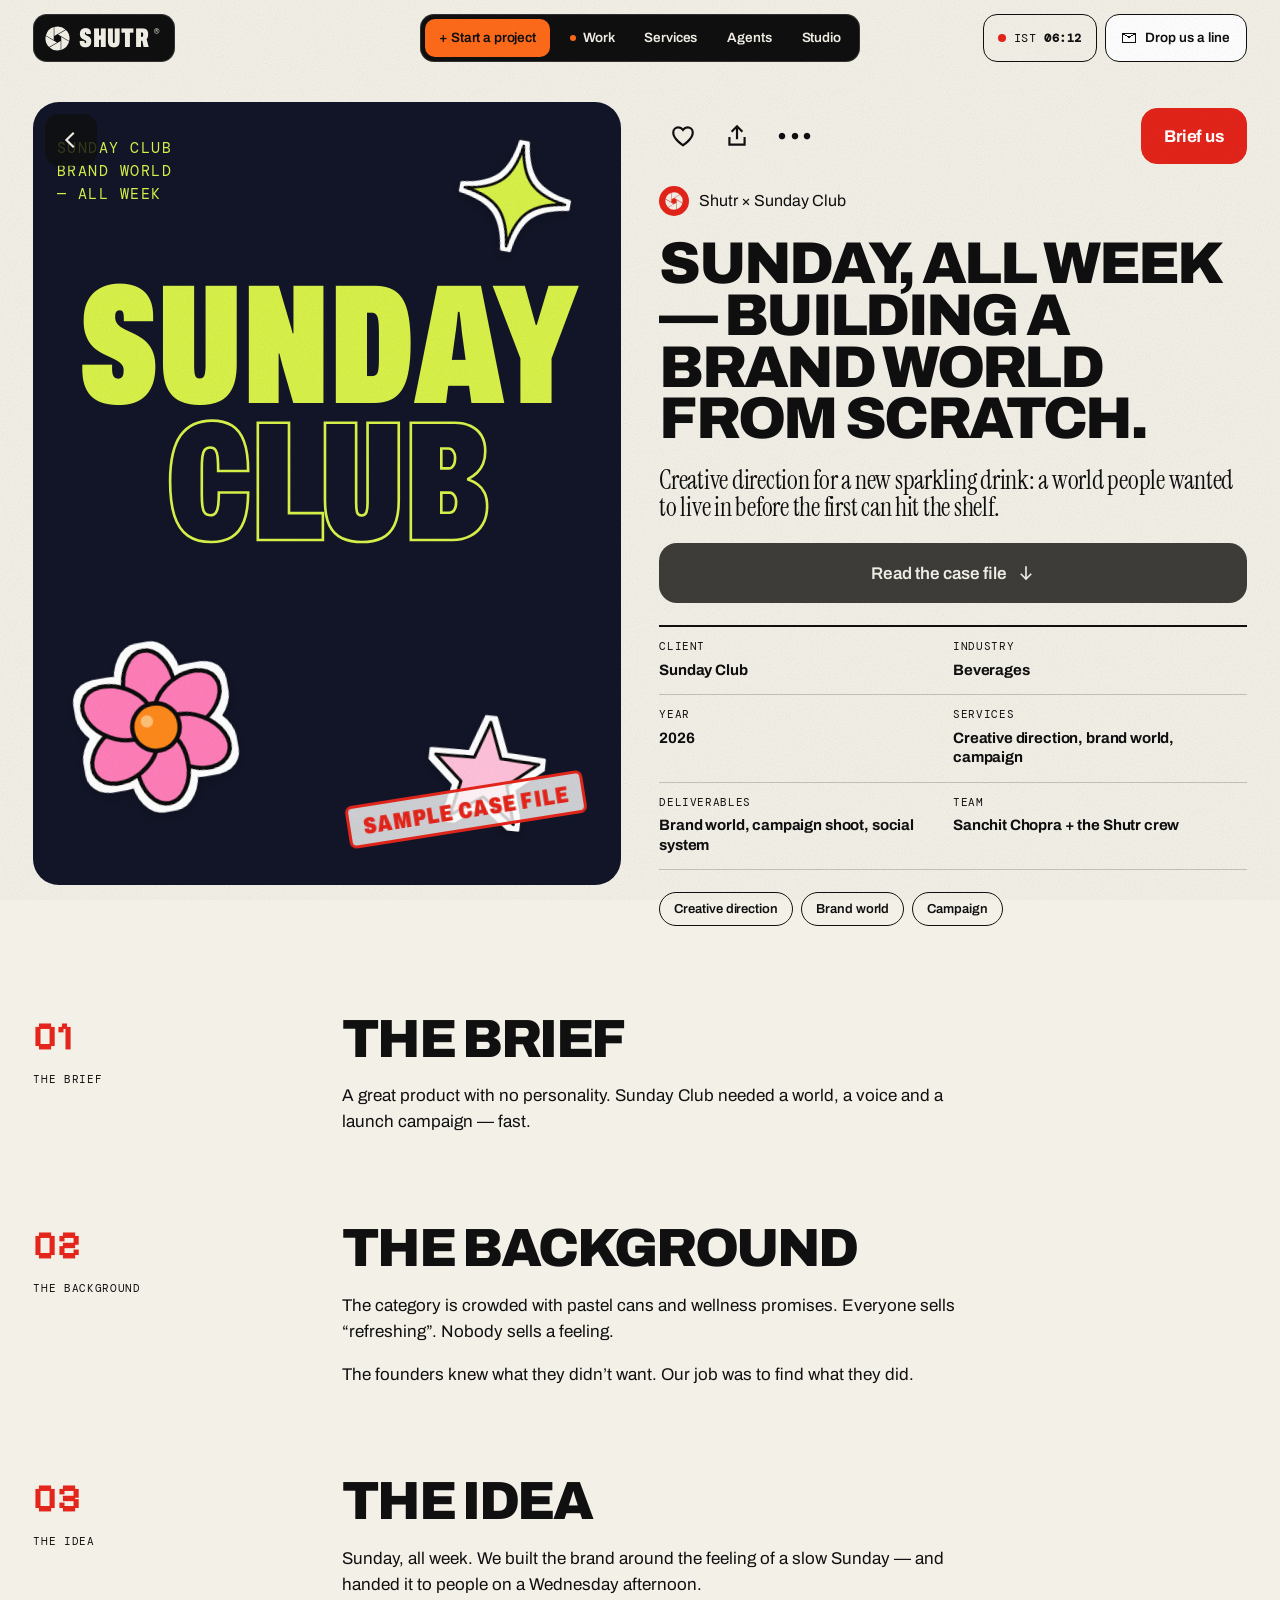
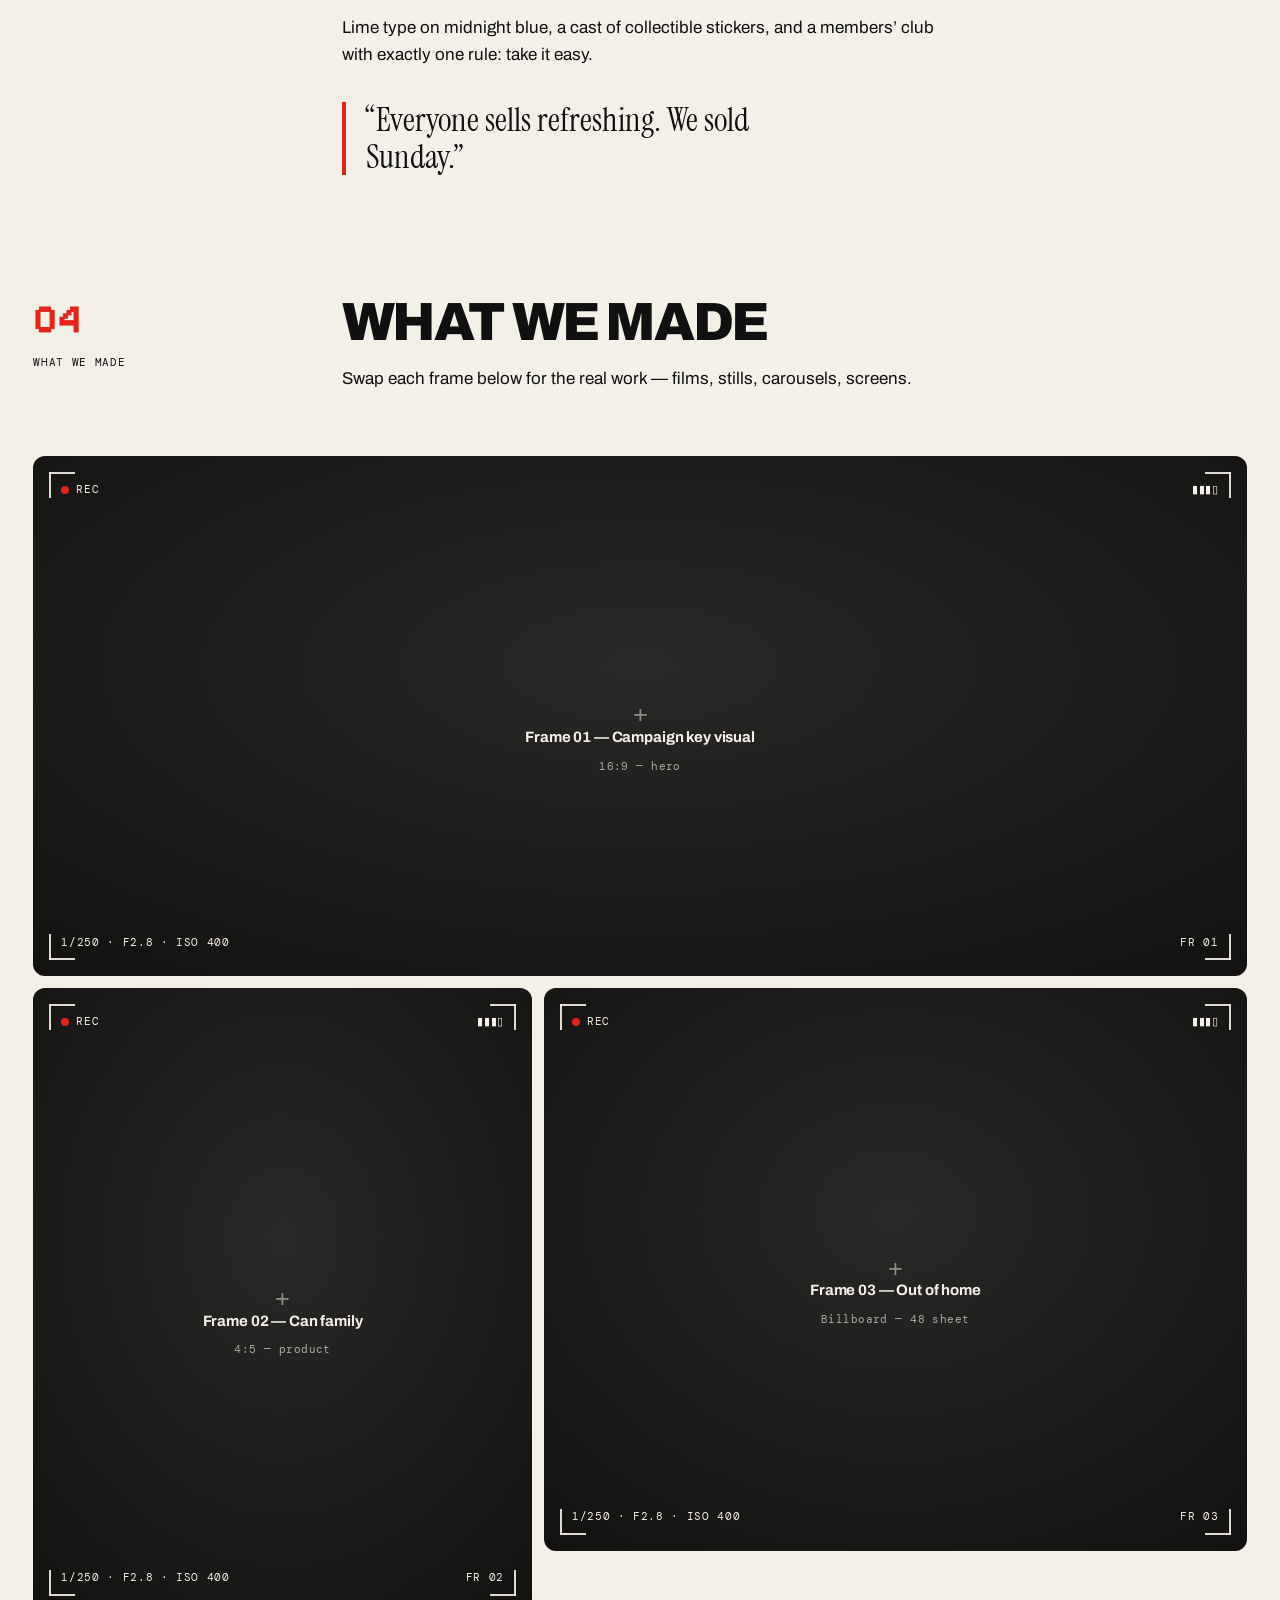
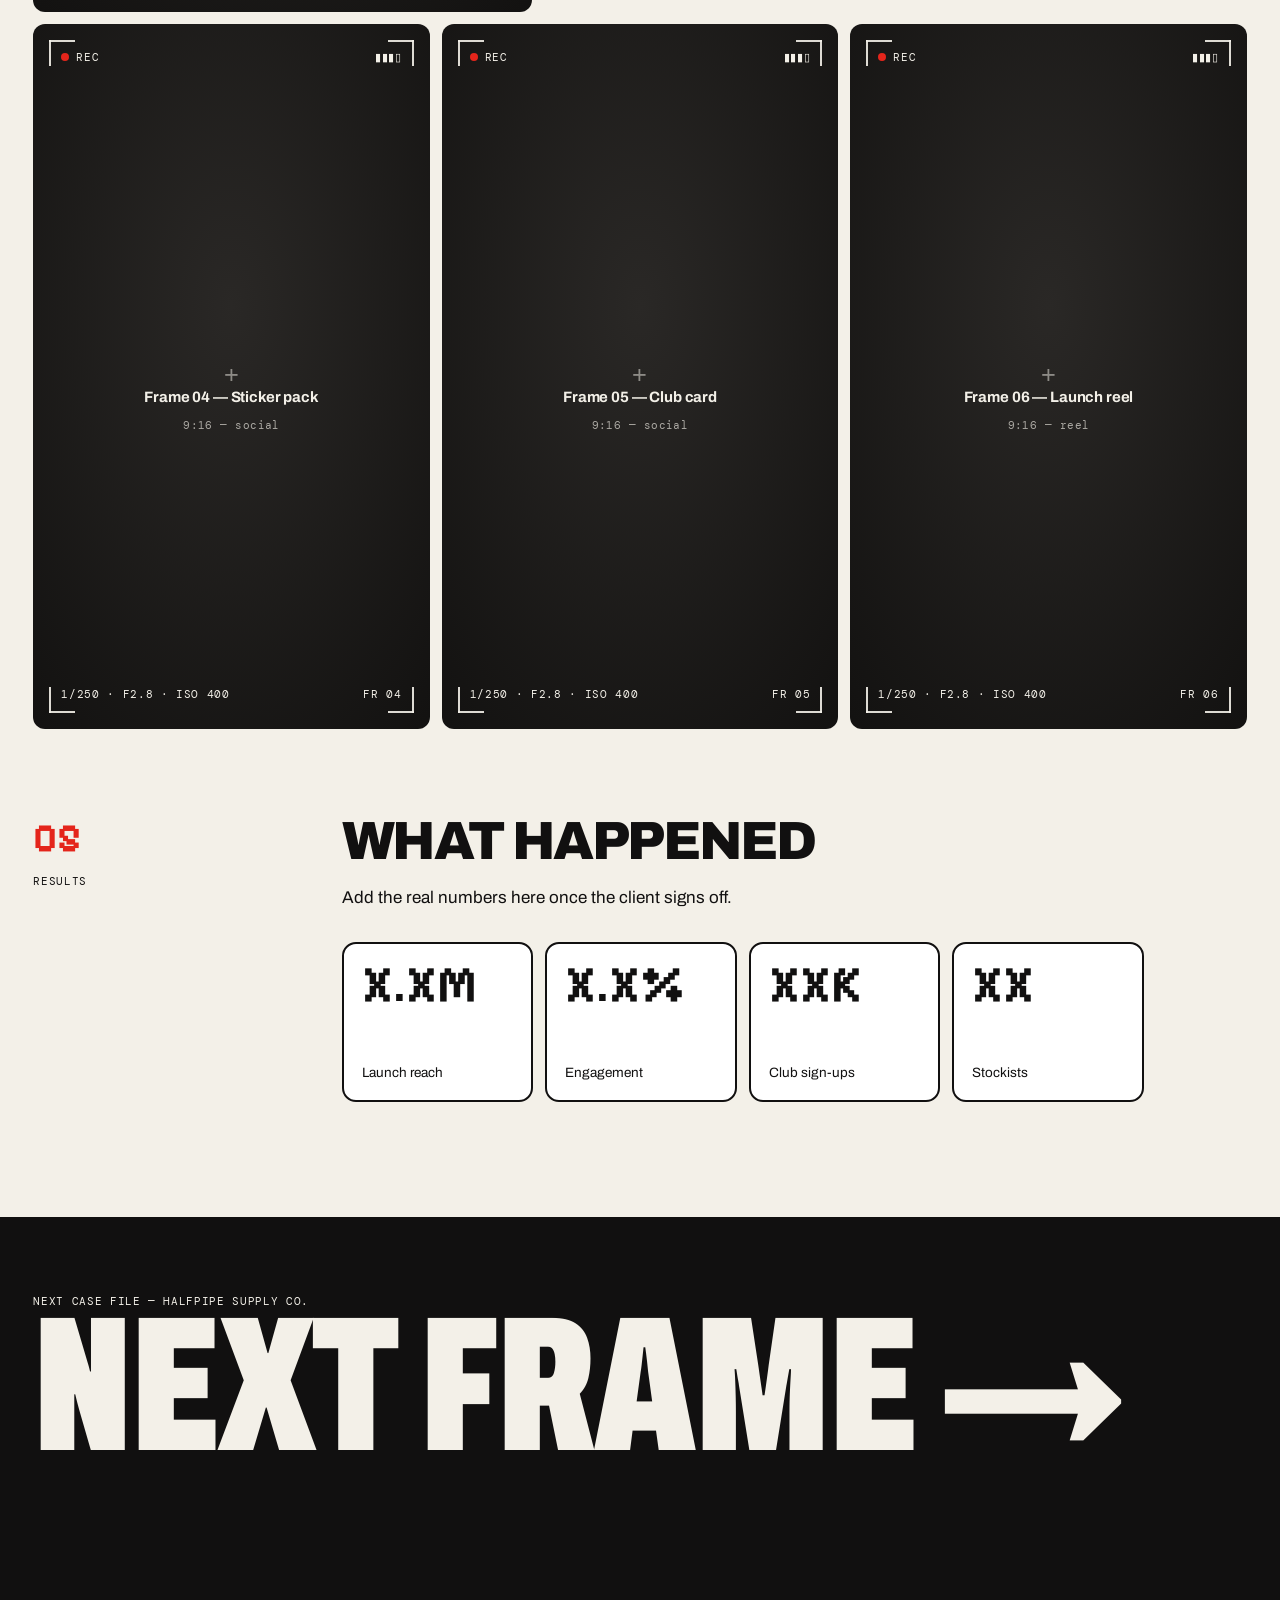
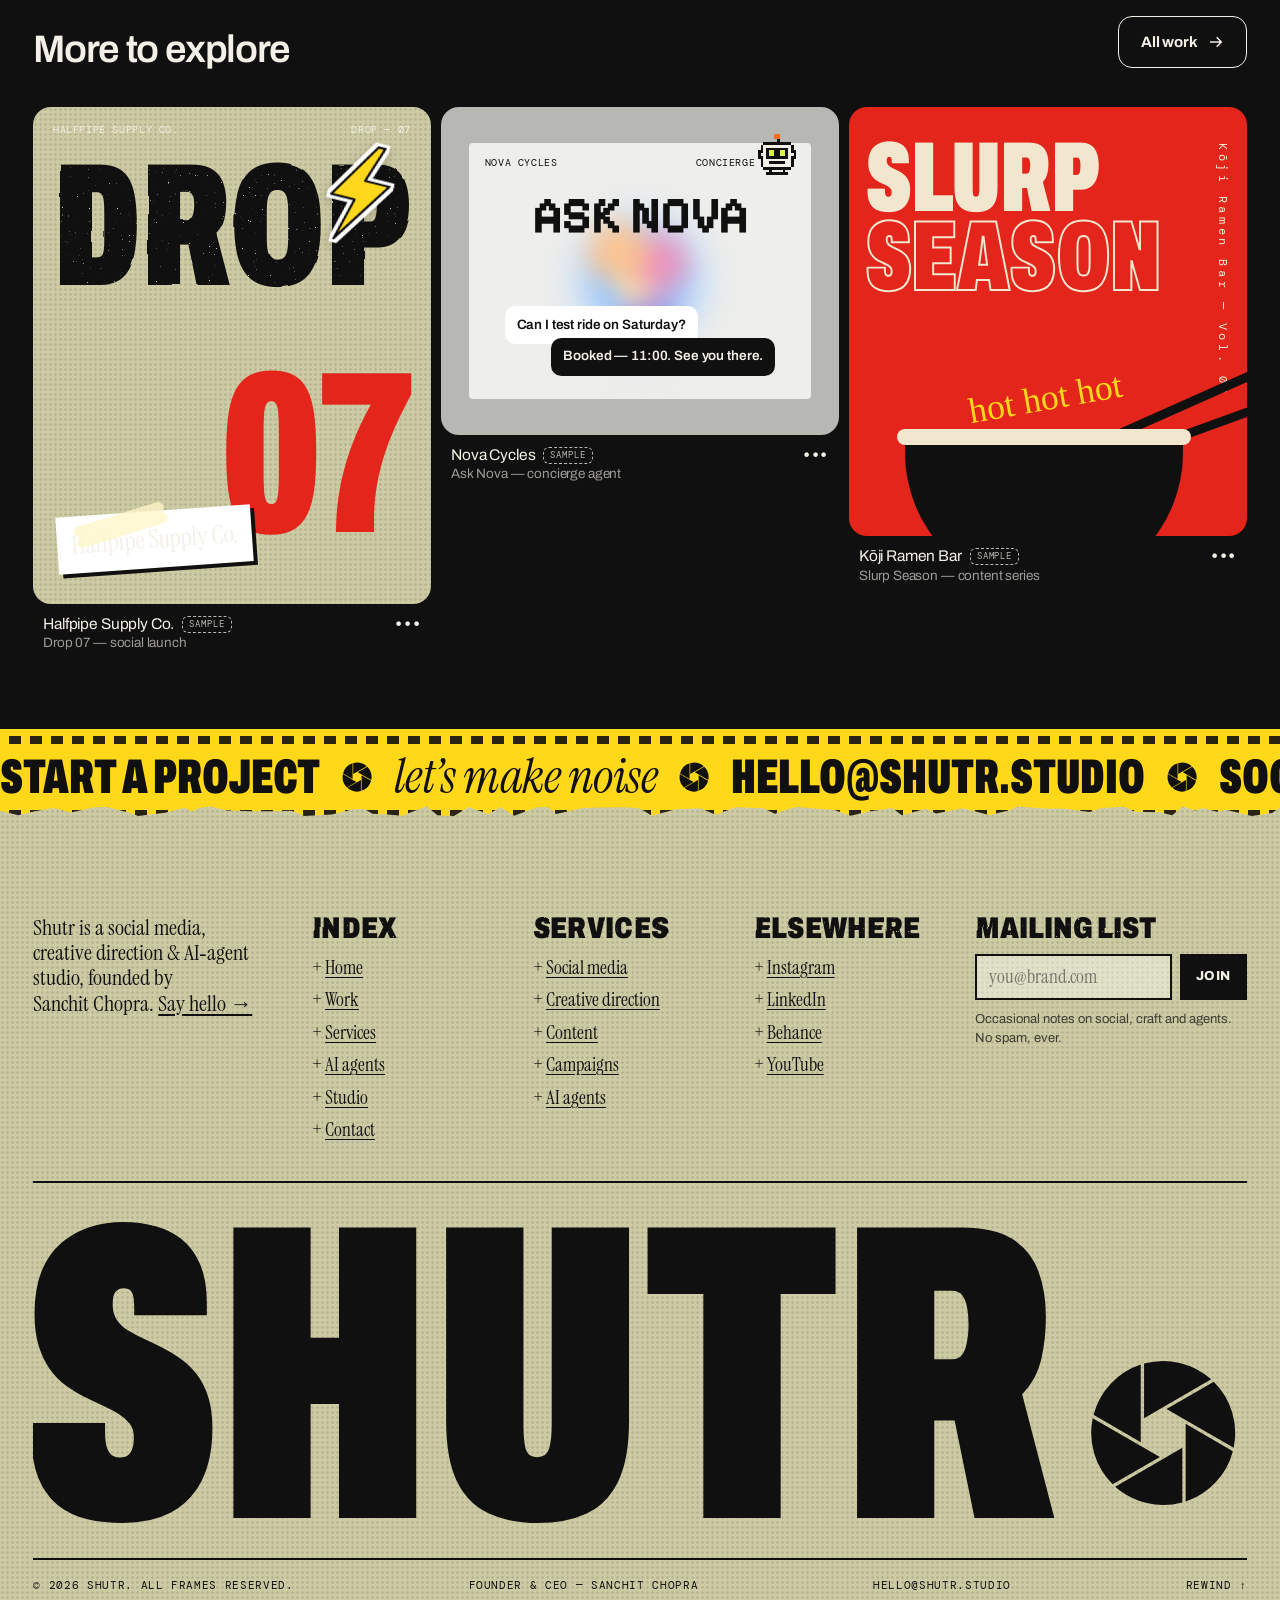
<file: work/sunday-club.html>
<!doctype html>
<html lang="en">
<head>
<meta charset="utf-8">
<meta name="viewport" content="width=device-width, initial-scale=1, viewport-fit=cover">
<title>Sunday Club — Case file — Shutr</title>
<meta name="description" content="Creative direction for a new sparkling drink: a world people wanted to live in before the first can hit the shelf.">
<meta name="theme-color" content="#111010">
<meta property="og:type" content="website">
<meta property="og:site_name" content="Shutr">
<meta property="og:title" content="Sunday Club — Case file — Shutr">
<meta property="og:description" content="Creative direction for a new sparkling drink: a world people wanted to live in before the first can hit the shelf.">
<meta property="og:image" content="../assets/img/og.png">
<meta name="twitter:card" content="summary_large_image">
<link rel="icon" href="../favicon.svg" type="image/svg+xml">
<link rel="preconnect" href="https://fonts.googleapis.com">
<link rel="preconnect" href="https://fonts.gstatic.com" crossorigin>
<link rel="stylesheet" href="https://fonts.googleapis.com/css2?family=Archivo:wdth,wght@62..125,100..900&family=DM+Mono:wght@400;500&family=Instrument+Serif:ital@0;1&family=Permanent+Marker&family=Pixelify+Sans:wght@400..700&display=swap">
<link rel="stylesheet" href="../assets/css/shutr.css">
<script>document.documentElement.classList.add('js')</script>
<script src="../assets/js/shutr.js" defer></script>
</head>
<body id="top">
<a class="skip" href="#main">Skip to content</a>
<svg width="0" height="0" style="position:absolute" aria-hidden="true" focusable="false">
  <defs>
    <symbol id="i-aperture" viewBox="0 0 100 100"><path fill="currentColor" d="M64.96 43.91L96.45 62.09A48 48 0 0 1 64.96 95.61ZM62.76 59.91L62.76 96.27A48 48 0 0 1 17.98 85.76ZM47.80 66.00L16.30 84.18A48 48 0 0 1 3.02 40.15ZM35.04 56.09L3.55 37.91A48 48 0 0 1 35.04 4.39ZM37.24 40.09L37.24 3.73A48 48 0 0 1 82.02 14.24ZM52.20 34.00L83.70 15.82A48 48 0 0 1 96.98 59.85Z"/></symbol>
    <symbol id="i-arrow" viewBox="0 0 24 24"><path d="M3 12h16M13 5l7 7-7 7" fill="none" stroke="currentColor" stroke-width="2.2"/></symbol>
    <symbol id="i-arrow-down" viewBox="0 0 24 24"><path d="M12 3v16M5 13l7 7 7-7" fill="none" stroke="currentColor" stroke-width="2.2"/></symbol>
    <symbol id="i-back" viewBox="0 0 24 24"><path d="M15 4l-8 8 8 8" fill="none" stroke="currentColor" stroke-width="2.4"/></symbol>
    <symbol id="i-play" viewBox="0 0 24 24"><path d="M7 4.5l12.5 7.5L7 19.5z" fill="currentColor"/></symbol>
    <symbol id="i-pause" viewBox="0 0 24 24"><path d="M6.5 5h4v14h-4zM13.5 5h4v14h-4z" fill="currentColor"/></symbol>
    <symbol id="i-prev" viewBox="0 0 24 24"><path d="M5 5h2.5v14H5zM19.5 5L8.5 12l11 7z" fill="currentColor"/></symbol>
    <symbol id="i-next" viewBox="0 0 24 24"><path d="M16.5 5H19v14h-2.5zM4.5 5l11 7-11 7z" fill="currentColor"/></symbol>
    <symbol id="i-heart" viewBox="0 0 24 24"><path d="M12 20.5S3 15 3 8.8C3 6 5.2 4 7.7 4c1.8 0 3.3 1 4.3 2.4C13 5 14.5 4 16.3 4 18.8 4 21 6 21 8.8 21 15 12 20.5 12 20.5z" fill="none" stroke="currentColor" stroke-width="2"/></symbol>
    <symbol id="i-share" viewBox="0 0 24 24"><path d="M12 15V3M7 8l5-5 5 5M5 13v7h14v-7" fill="none" stroke="currentColor" stroke-width="2"/></symbol>
    <symbol id="i-mail" viewBox="0 0 14 14" shape-rendering="crispEdges"><path fill="currentColor" d="M0 2h14v1H0zM0 11h14v1H0zM0 3h1v8H0zM13 3h1v8h-1zM1 3h2v1H1zM3 4h2v1H3zM5 5h2v1H5zM7 5h2v1H7zM9 4h2v1H9zM11 3h2v1h-2zM6 6h2v1H6z"/></symbol>
    <filter id="distress" x="0" y="0" width="100%" height="100%" color-interpolation-filters="sRGB">
      <feTurbulence type="fractalNoise" baseFrequency=".85" numOctaves="1" seed="4" result="speck"/>
      <feColorMatrix in="speck" type="matrix" values="0 0 0 0 0  0 0 0 0 0  0 0 0 0 0  0 0 0 -18 14" result="holes"/>
      <feComposite in="SourceGraphic" in2="holes" operator="in" result="eaten"/>
      <feTurbulence type="fractalNoise" baseFrequency=".035" numOctaves="2" seed="9" result="warp"/>
      <feDisplacementMap in="eaten" in2="warp" scale="2.5" xChannelSelector="R" yChannelSelector="G"/>
    </filter>
  </defs>
</svg>
<div class="iris" aria-hidden="true"><svg><use href="#i-aperture"/></svg></div>
<div class="flash" aria-hidden="true"></div>

<header class="hdr">
  <a class="logo" href="../index.html" aria-label="Shutr — home"><svg aria-hidden="true"><use href="#i-aperture"/></svg>Shutr<sup>®</sup></a>
  <nav class="pillbar" aria-label="Primary">
      <a class="pill-cta" href="../contact.html">+ Start a project</a>
      <a href="../work.html" aria-current="page">Work</a>
      <a href="../services.html">Services</a>
      <a href="../agents.html">Agents</a>
      <a href="../studio.html">Studio</a>
  </nav>
  <div class="hdr__right">
    <span class="clock" title="Studio time (IST)"><i aria-hidden="true"></i>IST <b data-clock>--:--</b></span>
    <a class="btn-line" href="mailto:hello@shutr.studio"><svg aria-hidden="true"><use href="#i-mail"/></svg>Drop us a line</a>
    <button class="menu-btn" type="button" aria-expanded="false" aria-controls="mnav"><span class="menu-btn__label">Menu</span><span class="menu-btn__icon" aria-hidden="true"><i></i><i></i></span></button>
  </div>
</header>

<div class="mnav" id="mnav">
  <nav aria-label="Mobile">
    <ul class="mnav__links">
      <li><a href="../work.html" aria-current="page"><small>01</small>Work</a></li>
      <li><a href="../services.html"><small>02</small>Services</a></li>
      <li><a href="../agents.html"><small>03</small>Agents</a></li>
      <li><a href="../studio.html"><small>04</small>Studio</a></li>
      <li><a href="../contact.html"><small>05</small>Contact</a></li>
    </ul>
  </nav>
  <img class="sticker" src="../assets/svg/flower.svg" alt="" style="--r:-12deg">
  <div class="mnav__foot meta"><a href="mailto:hello@shutr.studio">hello@shutr.studio</a><span>IST <b data-clock>--:--</b></span></div>
</div>

<!--
  ============================================================
  SAMPLE CASE STUDY — placeholder content.
  Replace the client, copy, frames and results with a real project,
  then delete the "Sample case file" stamp below.
  ============================================================
-->
<main id="main">
  <section class="pin" aria-labelledby="case-title">
    <div class="pin__media">
      <a class="pin__back" href="../work.html" aria-label="Back to all work"><svg><use href="#i-back"/></svg></a>
      <div class="poster p-sunday">
            <p class="vert">Sunday Club<br>Brand world<br>— all week</p>
            <img class="sticker spark" src="../assets/svg/sparkle.svg" alt="">
            <p class="bigword display"><span>Sunday</span><span>Club</span></p>
            <img class="sticker flower" src="../assets/svg/flower.svg" alt="">
            <img class="sticker star" src="../assets/svg/star.svg" alt="">
          </div>
      <span class="pin__stamp" aria-label="Sample case file">Sample case file</span>
    </div>
    <div class="pin__info">
      <div class="pin__actions">
        <button class="icon-btn" type="button" aria-pressed="false" aria-label="Like" onclick="this.setAttribute('aria-pressed', this.getAttribute('aria-pressed')!=='true')"><svg><use href="#i-heart"/></svg></button>
        <button class="icon-btn" type="button" aria-label="Share" onclick="navigator.share ? navigator.share({title: document.title, url: location.href}).catch(()=>{}) : navigator.clipboard && navigator.clipboard.writeText(location.href)"><svg><use href="#i-share"/></svg></button>
        <span class="dots" aria-hidden="true">•••</span>
        <a class="btn" href="../contact.html">Brief us</a>
      </div>
      <p class="pin__by"><span class="avatar"><svg><use href="#i-aperture"/></svg></span>Shutr × Sunday Club</p>
      <h1 class="heavy" id="case-title">Sunday, all week — building a brand world from scratch.</h1>
      <p class="lede" style="font-size:clamp(22px,2vw,30px)">Creative direction for a new sparkling drink: a world people wanted to live in before the first can hit the shelf.</p>
      <a class="pin__visit" href="#brief">Read the case file <svg width="18" height="18"><use href="#i-arrow-down"/></svg></a>
      <dl class="pin__facts"><div><dt class="meta">Client</dt><dd>Sunday Club</dd></div><div><dt class="meta">Industry</dt><dd>Beverages</dd></div><div><dt class="meta">Year</dt><dd>2026</dd></div><div><dt class="meta">Services</dt><dd>Creative direction, brand world, campaign</dd></div><div><dt class="meta">Deliverables</dt><dd>Brand world, campaign shoot, social system</dd></div><div><dt class="meta">Team</dt><dd>Sanchit Chopra + the Shutr crew</dd></div></dl>
      <div class="chips"><span class="chip">Creative direction</span><span class="chip">Brand world</span><span class="chip">Campaign</span></div>
    </div>
  </section>

  <section class="chapter" id="brief">
    <div class="chapter__label"><span class="pixel">01</span><span class="meta">The brief</span></div>
    <div class="chapter__body" data-reveal><h2 class="heavy">The brief</h2><p>A great product with no personality. Sunday Club needed a world, a voice and a launch campaign — fast.</p></div>
  </section>

  <section class="chapter">
    <div class="chapter__label"><span class="pixel">02</span><span class="meta">The background</span></div>
    <div class="chapter__body" data-reveal><h2 class="heavy">The background</h2><p>The category is crowded with pastel cans and wellness promises. Everyone sells “refreshing”. Nobody sells a feeling.</p><p>The founders knew what they didn’t want. Our job was to find what they did.</p></div>
  </section>

  <section class="chapter">
    <div class="chapter__label"><span class="pixel">03</span><span class="meta">The idea</span></div>
    <div class="chapter__body" data-reveal><h2 class="heavy">The idea</h2><p>Sunday, all week. We built the brand around the feeling of a slow Sunday — and handed it to people on a Wednesday afternoon.</p><p>Lime type on midnight blue, a cast of collectible stickers, and a members’ club with exactly one rule: take it easy.</p><p class="pull">“Everyone sells refreshing. We sold Sunday.”</p></div>
  </section>

  <section class="chapter" style="padding-bottom:0">
    <div class="chapter__label"><span class="pixel">04</span><span class="meta">What we made</span></div>
    <div class="chapter__body"><h2 class="heavy">What we made</h2><p>Swap each frame below for the real work — films, stills, carousels, screens.</p></div>
  </section>
  <div class="frames">
        <figure class="vf">
          <span class="meta tl"><span class="rec"><i></i>REC</span></span><span class="meta tr">▮▮▮▯</span>
          <span class="meta bl">1/250 · f2.8 · ISO 400</span><span class="meta br">FR 01</span>
          <!-- Replace with: <img src="../assets/img/work/sunday-01.jpg" alt="..."> -->
          <figcaption class="vf__label"><b>Frame 01 — Campaign key visual</b><span>16:9 — hero</span></figcaption>
        </figure>
        <figure class="vf">
          <span class="meta tl"><span class="rec"><i></i>REC</span></span><span class="meta tr">▮▮▮▯</span>
          <span class="meta bl">1/250 · f2.8 · ISO 400</span><span class="meta br">FR 02</span>
          <!-- Replace with: <img src="../assets/img/work/sunday-02.jpg" alt="..."> -->
          <figcaption class="vf__label"><b>Frame 02 — Can family</b><span>4:5 — product</span></figcaption>
        </figure>
        <figure class="vf">
          <span class="meta tl"><span class="rec"><i></i>REC</span></span><span class="meta tr">▮▮▮▯</span>
          <span class="meta bl">1/250 · f2.8 · ISO 400</span><span class="meta br">FR 03</span>
          <!-- Replace with: <img src="../assets/img/work/sunday-03.jpg" alt="..."> -->
          <figcaption class="vf__label"><b>Frame 03 — Out of home</b><span>Billboard — 48 sheet</span></figcaption>
        </figure>
        <figure class="vf">
          <span class="meta tl"><span class="rec"><i></i>REC</span></span><span class="meta tr">▮▮▮▯</span>
          <span class="meta bl">1/250 · f2.8 · ISO 400</span><span class="meta br">FR 04</span>
          <!-- Replace with: <img src="../assets/img/work/sunday-04.jpg" alt="..."> -->
          <figcaption class="vf__label"><b>Frame 04 — Sticker pack</b><span>9:16 — social</span></figcaption>
        </figure>
        <figure class="vf">
          <span class="meta tl"><span class="rec"><i></i>REC</span></span><span class="meta tr">▮▮▮▯</span>
          <span class="meta bl">1/250 · f2.8 · ISO 400</span><span class="meta br">FR 05</span>
          <!-- Replace with: <img src="../assets/img/work/sunday-05.jpg" alt="..."> -->
          <figcaption class="vf__label"><b>Frame 05 — Club card</b><span>9:16 — social</span></figcaption>
        </figure>
        <figure class="vf">
          <span class="meta tl"><span class="rec"><i></i>REC</span></span><span class="meta tr">▮▮▮▯</span>
          <span class="meta bl">1/250 · f2.8 · ISO 400</span><span class="meta br">FR 06</span>
          <!-- Replace with: <img src="../assets/img/work/sunday-06.jpg" alt="..."> -->
          <figcaption class="vf__label"><b>Frame 06 — Launch reel</b><span>9:16 — reel</span></figcaption>
        </figure>
  </div>

  <section class="chapter">
    <div class="chapter__label"><span class="pixel">05</span><span class="meta">Results</span></div>
    <div class="chapter__body" data-reveal>
      <h2 class="heavy">What happened</h2>
      <p>Add the real numbers here once the client signs off.</p>
      <div class="results"><div class="result"><span class="pixel">X.XM</span><p>Launch reach</p></div><div class="result"><span class="pixel">X.X%</span><p>Engagement</p></div><div class="result"><span class="pixel">XXK</span><p>Club sign-ups</p></div><div class="result"><span class="pixel">XX</span><p>Stockists</p></div></div>
    </div>
  </section>

  <a class="next t-ink" href="../work/halfpipe-supply.html">
    <p class="meta">Next case file — Halfpipe Supply Co.</p>
    <p class="display">Next frame →</p>
  </a>

  <section class="section--tight t-ink wrap">
    <div class="explore__head"><h2 class="explore__title">More to explore</h2><a class="btn btn--ghost" href="../work.html">All work <svg width="16" height="16" class="arr"><use href="#i-arrow"/></svg></a></div>
    <div class="masonry" style="columns:3 240px">
        <a class="card" href="../work/halfpipe-supply.html" data-tags="social content">
          <div class="card__art">
            <div class="poster p-halfpipe halftone">
            <span class="pm" style="left:5cqw;top:4cqw">Halfpipe Supply Co.</span>
            <span class="pm" style="right:5cqw;top:4cqw">Drop — 07</span>
            <p class="bigword display distress">Drop</p>
            <p class="num display">07</p>
            <span class="tape"></span>
            <p class="label">Halfpipe Supply&nbsp;Co.</p>
            <img class="sticker bolt" src="../assets/svg/bolt.svg" alt="">
          </div>
          </div>
          <div class="card__cap"><p>Halfpipe Supply Co.<span class="tag-sample">Sample</span><small>Drop 07 — social launch</small></p><span class="card__dots" aria-hidden="true">•••</span></div>
        </a>
        <a class="card" href="../work/nova-cycles.html" data-tags="agents">
          <div class="card__art">
            <div class="poster p-nova">
            <div class="inner">
              <span class="pm" style="left:4cqw;top:3.4cqw">Nova Cycles</span>
              <span class="pm" style="right:4cqw;top:3.4cqw">Concierge agent</span>
              <span class="orb" aria-hidden="true"></span>
              <p class="bigword">ASK NOVA</p>
              <span class="bubble q">Can I test ride on Saturday?</span>
              <span class="bubble a">Booked — 11:00. See you there.</span>
            </div>
            <img class="bot" src="../assets/svg/px-bot.svg" alt="">
          </div>
          </div>
          <div class="card__cap"><p>Nova Cycles<span class="tag-sample">Sample</span><small>Ask Nova — concierge agent</small></p><span class="card__dots" aria-hidden="true">•••</span></div>
        </a>
        <div class="card card--soon" data-tags="content social">
          <div class="card__art">
            <div class="poster p-koji">
            <p class="bigword display"><span>Slurp</span><span>Season</span></p>
            <span class="side">Kōji Ramen Bar — Vol. 02</span>
            <span class="steam hand">hot hot hot</span>
            <span class="chop"></span><span class="chop"></span>
            <span class="bowl"></span>
          </div>
          </div>
          <div class="card__cap"><p>Kōji Ramen Bar<span class="tag-sample">Sample</span><small>Slurp Season — content series</small></p><span class="card__dots" aria-hidden="true">•••</span></div>
        </div>
    </div>
  </section>
</main>

<a class="strip strip--yellow" href="../contact.html" aria-label="Start a project with Shutr" style="display:block;text-decoration:none">
  <div class="strip__track" style="--speed:30s"><span class="strip__item">Start a project<svg aria-hidden="true"><use href="#i-aperture"/></svg></span><span class="strip__item"><em>let’s make noise</em><svg aria-hidden="true"><use href="#i-aperture"/></svg></span><span class="strip__item">hello@shutr.studio<svg aria-hidden="true"><use href="#i-aperture"/></svg></span><span class="strip__item">Social<svg aria-hidden="true"><use href="#i-aperture"/></svg></span><span class="strip__item">Creative direction<svg aria-hidden="true"><use href="#i-aperture"/></svg></span><span class="strip__item">AI agents<svg aria-hidden="true"><use href="#i-aperture"/></svg></span><span class="strip__item">Start a project<svg aria-hidden="true"><use href="#i-aperture"/></svg></span><span class="strip__item"><em>let’s make noise</em><svg aria-hidden="true"><use href="#i-aperture"/></svg></span><span class="strip__item">hello@shutr.studio<svg aria-hidden="true"><use href="#i-aperture"/></svg></span><span class="strip__item">Social<svg aria-hidden="true"><use href="#i-aperture"/></svg></span><span class="strip__item">Creative direction<svg aria-hidden="true"><use href="#i-aperture"/></svg></span><span class="strip__item">AI agents<svg aria-hidden="true"><use href="#i-aperture"/></svg></span></div>
</a>
<footer class="ftr torn-top halftone">
  <div class="ftr__inner">
    <div class="ftr__grid">
      <p class="ftr__about">Shutr is a social media, creative direction &amp; AI&#8209;agent studio, founded by Sanchit&nbsp;Chopra. <a href="../contact.html">Say hello&nbsp;→</a></p>
      <nav aria-label="Footer">
        <h4 class="stamp">Index</h4>
        <ul class="linklist">
          <li><a href="../index.html">Home</a></li>
          <li><a href="../work.html">Work</a></li>
          <li><a href="../services.html">Services</a></li>
          <li><a href="../agents.html">AI agents</a></li>
          <li><a href="../studio.html">Studio</a></li>
          <li><a href="../contact.html">Contact</a></li>
        </ul>
      </nav>
      <div>
        <h4 class="stamp">Services</h4>
        <ul class="linklist">
          <li><a href="../services.html#social">Social media</a></li>
          <li><a href="../services.html#creative">Creative direction</a></li>
          <li><a href="../services.html#creative">Content</a></li>
          <li><a href="../services.html#process">Campaigns</a></li>
          <li><a href="../agents.html">AI agents</a></li>
        </ul>
      </div>
      <div>
        <h4 class="stamp">Elsewhere</h4>
        <ul class="linklist">
          <!-- TODO: add real profile URLs -->
          <li><a href="#" data-todo="instagram">Instagram</a></li>
          <li><a href="#" data-todo="linkedin">LinkedIn</a></li>
          <li><a href="#" data-todo="behance">Behance</a></li>
          <li><a href="#" data-todo="youtube">YouTube</a></li>
        </ul>
      </div>
      <form class="mailing" data-mailto="hello@shutr.studio" data-subject="Add me to the Shutr list">
        <label for="ml-email">mailing list</label>
        <div class="mailing__row">
          <input id="ml-email" type="email" name="email" required placeholder="you@brand.com" autocomplete="email">
          <button type="submit">Join</button>
        </div>
        <p>Occasional notes on social, craft and agents. No spam, ever.</p>
      </form>
    </div>
    <div class="ftr__word">
      <p class="display" aria-hidden="true">Shutr</p>
      <svg class="aperture-big" aria-hidden="true"><use href="#i-aperture"/></svg>
    </div>
    <div class="ftr__base meta">
      <span>© <span data-year>2026</span> Shutr. All frames reserved.</span>
      <span>Founder &amp; CEO — Sanchit Chopra</span>
      <a href="mailto:hello@shutr.studio">hello@shutr.studio</a>
      <a href="#top">Rewind ↑</a>
    </div>
  </div>
</footer>
</body>
</html>
</file>
<file: assets/css/shutr.css>
/* ==========================================================================
   SHUTR — Design system
   --------------------------------------------------------------------------
   References, translated into a system:
   · Nike "Play the game"      → balloon letters, corner metadata, heavy grotesk
   · BUNO "We are ready"       → giant condensed red type, marker scrawl, micro strips
   · Studio Régine             → pixel type, frosted glass cards, pill navigation
   · THUG2 site (2003)         → orange grunge, track-listing player, "click here ::"
   · Thrasher site (early web) → khaki zine grid, torn labels, underlined serif links
   · Tyler, the Creator        → yellow/red split, sticker collage, repeated tags
   ========================================================================== */

:root {
  /* palette */
  --paper: #F3F0E8;
  --paper-2: #E8E4D8;
  --white: #FFFFFF;
  --ink: #111010;
  --ink-2: #2B2927;
  --muted: #6E6A61;
  --red: #E4251B;
  --red-2: #B9160E;
  --yellow: #FFD81A;
  --khaki: #CDCBA3;
  --khaki-2: #B9B78C;
  --olive: #5E6B3B;
  --navy: #121628;
  --denim: #22305A;
  --pink: #FF7EB9;
  --orange: #FF6B1A;
  --fog: #B7B7B3;
  --fog-2: #EEEEEB;
  --lime: #D9F24A;
  --blue: #2D3BFF;
  --sky: #8EC5FF;

  /* type */
  --f-sans: "Archivo", "Helvetica Neue", Arial, sans-serif;
  --f-serif: "Instrument Serif", "Times New Roman", Times, serif;
  --f-mono: "DM Mono", ui-monospace, "SFMono-Regular", Menlo, monospace;
  --f-pixel: "Pixelify Sans", "DM Mono", monospace;
  --f-hand: "Permanent Marker", "Marker Felt", "Comic Sans MS", cursive;

  /* layout */
  --gutter: clamp(16px, 2.6vw, 40px);
  --gap: clamp(12px, 1.6vw, 24px);
  --radius: 18px;
  --hdr-h: 76px;
  --ease: cubic-bezier(.2, .8, .2, 1);
  --ease-in: cubic-bezier(.6, 0, .8, .2);
}

/* --------------------------------------------------------------------------
   Base
   -------------------------------------------------------------------------- */
*, *::before, *::after { box-sizing: border-box; }
html { -webkit-text-size-adjust: 100%; text-size-adjust: 100%; overflow-x: clip; }
body {
  margin: 0;
  background: var(--paper);
  color: var(--ink);
  font-family: var(--f-sans);
  font-size: 16px;
  line-height: 1.5;
  font-stretch: 100%;
  -webkit-font-smoothing: antialiased;
  -moz-osx-font-smoothing: grayscale;
  overflow-x: clip;
  text-rendering: optimizeLegibility;
}
img, svg, video { display: block; max-width: 100%; }
a { color: inherit; }
p, h1, h2, h3, h4, ul, ol, figure, blockquote, dl, dd { margin: 0; }
ul[role="list"], ol[role="list"] { list-style: none; padding: 0; }
button, input, textarea, select { font: inherit; color: inherit; }
button { background: none; border: 0; padding: 0; cursor: pointer; }
::selection { background: var(--yellow); color: var(--ink); }
:focus-visible { outline: 3px solid var(--orange); outline-offset: 3px; border-radius: 6px; }

.sr-only {
  position: absolute !important; width: 1px; height: 1px; padding: 0; margin: -1px;
  overflow: hidden; clip: rect(0 0 0 0); white-space: nowrap; border: 0;
}
.skip {
  position: absolute; left: 16px; top: -100px; z-index: 400;
  background: var(--yellow); color: var(--ink); padding: 10px 14px; border-radius: 10px;
  font-weight: 700; text-decoration: none;
}
.skip:focus { top: 16px; }

/* Film grain over everything — subtle, never loud */
body::after {
  content: "";
  position: fixed; inset: 0;
  pointer-events: none; z-index: 250;
  opacity: .06;
  background-image: url("data:image/svg+xml,%3Csvg xmlns='http://www.w3.org/2000/svg' width='180' height='180'%3E%3Cfilter id='n'%3E%3CfeTurbulence type='fractalNoise' baseFrequency='.85' numOctaves='2' stitchTiles='stitch'/%3E%3CfeColorMatrix values='0 0 0 0 0 0 0 0 0 0 0 0 0 0 0 0 0 0 1.1 -.25'/%3E%3C/filter%3E%3Crect width='100%25' height='100%25' filter='url(%23n)'/%3E%3C/svg%3E");
}

/* --------------------------------------------------------------------------
   Type
   -------------------------------------------------------------------------- */
.display {
  font-family: var(--f-sans); font-weight: 900; font-stretch: 62%;
  text-transform: uppercase; line-height: .8; letter-spacing: -.005em;
}
.heavy {
  font-family: var(--f-sans); font-weight: 850; font-stretch: 100%;
  text-transform: uppercase; line-height: .88; letter-spacing: -.045em;
}
.serif { font-family: var(--f-serif); font-weight: 400; }
.serif em, em.serif { font-style: italic; }
.meta {
  font-family: var(--f-mono); font-size: 11px; line-height: 1.4;
  letter-spacing: .06em; text-transform: uppercase; font-weight: 400;
}
.pixel { font-family: var(--f-pixel); }
.hand { font-family: var(--f-hand); font-weight: 400; }

.h-xl { font-size: clamp(64px, 13vw, 220px); }
.h-l  { font-size: clamp(52px, 8.4vw, 140px); }
.h-m  { font-size: clamp(40px, 5.6vw, 92px); }
.h-s  { font-size: clamp(30px, 3.4vw, 54px); }
.lede { font-family: var(--f-serif); font-size: clamp(26px, 3vw, 46px); line-height: 1.06; letter-spacing: -.01em; }
.lede em { font-style: italic; }
.body-l { font-size: clamp(17px, 1.35vw, 20px); line-height: 1.5; letter-spacing: -.005em; }
.muted { color: var(--muted); }

/* --------------------------------------------------------------------------
   Themes + layout
   -------------------------------------------------------------------------- */
.t-paper  { background-color: var(--paper);  color: var(--ink); }
.t-white  { background-color: var(--white);  color: var(--ink); }
.t-ink    { background-color: var(--ink);    color: var(--paper); }
.t-red    { background-color: var(--red);    color: var(--paper); }
.t-yellow { background-color: var(--yellow); color: var(--ink); }
.t-khaki  { background-color: var(--khaki);  color: var(--ink); }
.t-navy   { background-color: var(--navy);   color: var(--paper); }
.t-fog    { background-color: var(--fog);    color: var(--ink); }
.t-lime   { background-color: var(--lime);   color: var(--ink); }
.t-orange { background-color: var(--orange); color: var(--ink); }

.halftone {
  background-image: radial-gradient(rgba(17, 16, 16, .12) 1px, transparent 1.5px);
  background-size: 5px 5px;
}

.wrap { padding-inline: var(--gutter); }
.section { position: relative; padding-block: clamp(72px, 10vw, 160px); }
.section--tight { padding-block: clamp(48px, 6vw, 96px); }
.grid { display: grid; grid-template-columns: repeat(12, minmax(0, 1fr)); gap: var(--gap); }
.rule { border: 0; border-top: 1.5px solid currentColor; margin: 0; opacity: .9; }

.sec-head {
  display: grid; grid-template-columns: repeat(12, minmax(0, 1fr)); gap: var(--gap);
  align-items: end; margin-bottom: clamp(32px, 4vw, 64px);
}
.sec-head__label { grid-column: span 3; }
.sec-head__title { grid-column: span 9; }
@media (max-width: 720px) {
  .sec-head__label, .sec-head__title { grid-column: 1 / -1; }
}

/* Torn paper edges (Thrasher). Section must have a background colour. */
.torn-top, .torn-bottom { position: relative; z-index: 2; }
.torn-top::before, .torn-bottom::after {
  content: ""; position: absolute; left: 0; right: 0; height: 22px;
  background: inherit;
  -webkit-mask: url("../svg/torn.svg") 0 0 / 100% 100% no-repeat;
          mask: url("../svg/torn.svg") 0 0 / 100% 100% no-repeat;
  pointer-events: none;
}
.torn-top::before { top: -21px; }
.torn-bottom::after { bottom: -21px; transform: scaleY(-1); }

/* --------------------------------------------------------------------------
   Buttons, pills, chips
   -------------------------------------------------------------------------- */
.btn {
  --bg: var(--white); --fg: var(--ink);
  display: inline-flex; align-items: center; gap: 10px;
  min-height: 52px; padding: 0 22px;
  background: var(--bg); color: var(--fg);
  border: 1.5px solid var(--ink); border-radius: 14px;
  font-weight: 700; font-size: 15px; letter-spacing: -.01em; line-height: 1;
  text-decoration: none; white-space: nowrap;
  transition: transform .35s var(--ease), background-color .2s, box-shadow .35s var(--ease);
}
.btn:hover { transform: translate(-2px, -2px); box-shadow: 4px 4px 0 var(--ink); }
.btn:active { transform: translate(0, 0); box-shadow: 0 0 0 var(--ink); }
.btn--orange { --bg: var(--orange); }
.btn--yellow { --bg: var(--yellow); }
.btn--ink { --bg: var(--ink); --fg: var(--paper); }
.btn--ink:hover { box-shadow: 4px 4px 0 var(--orange); }
.btn--ghost { --bg: transparent; --fg: currentColor; border-color: currentColor; }
.btn .plus { font-size: 18px; font-weight: 500; margin-top: -2px; }
.btn .dot { width: 7px; height: 7px; border-radius: 50%; background: currentColor; flex: none; }
.btn .arr { transition: transform .35s var(--ease); }
.btn:hover .arr { transform: translateX(4px); }

.chip {
  display: inline-flex; align-items: center; gap: 8px;
  min-height: 34px; padding: 0 14px; border-radius: 999px;
  border: 1.5px solid currentColor; background: transparent;
  font-size: 13px; font-weight: 600; letter-spacing: -.005em; line-height: 1;
  text-decoration: none; white-space: nowrap; cursor: pointer;
  transition: background-color .2s, color .2s;
}
.chip[aria-pressed="true"], .chip.is-on { background: var(--ink); color: var(--paper); border-color: var(--ink); }
.t-ink .chip[aria-pressed="true"], .t-ink .chip.is-on { background: var(--paper); color: var(--ink); border-color: var(--paper); }
.chips { display: flex; flex-wrap: wrap; gap: 8px; }

/* Underlined serif link lists (Thrasher) */
.linklist { list-style: none; padding: 0; display: grid; gap: 4px; }
.linklist a, .linklist span {
  font-family: var(--f-serif); font-size: clamp(19px, 1.5vw, 23px); line-height: 1.2;
  text-decoration: underline; text-decoration-thickness: 1px; text-underline-offset: 3px;
}
.linklist span { text-decoration: none; }
.linklist li::before { content: "+ "; font-family: var(--f-serif); font-size: clamp(19px, 1.5vw, 23px); }
.linklist a:hover { background: var(--yellow); color: var(--ink); text-decoration-color: transparent; }

/* Stamped / distressed headings */
/* distressed print texture */
.distress { filter: url(#distress); }
.stamp {
  font-family: var(--f-sans); font-weight: 900; font-stretch: 78%;
  text-transform: uppercase; letter-spacing: .01em; line-height: .9;
  filter: url(#distress);
}

.tag-new {
  display: inline-block; font-family: var(--f-hand); font-size: 18px; line-height: 1;
  color: var(--red); background: var(--white); padding: 5px 9px 3px;
  transform: rotate(-10deg); box-shadow: 2px 2px 0 var(--ink);
}
.tag-sample {
  display: inline-flex; align-items: center; gap: 6px;
  font-family: var(--f-mono); font-size: 10px; letter-spacing: .1em; text-transform: uppercase;
  padding: 4px 8px; border: 1.5px dashed currentColor; border-radius: 6px; line-height: 1;
}

/* --------------------------------------------------------------------------
   Stickers
   -------------------------------------------------------------------------- */
.sticker {
  position: absolute; z-index: 4;
  width: var(--w, 120px); height: auto;
  filter: drop-shadow(0 8px 10px rgba(0, 0, 0, .18));
  transform: translate(var(--dx, 0px), var(--dy, 0px)) rotate(var(--r, 0deg));
  transition: filter .25s;
  user-select: none; -webkit-user-drag: none;
}
@media (pointer: fine) {
  .sticker[data-drag] { cursor: grab; touch-action: none; }
  .sticker[data-drag]:hover { animation: wiggle .5s var(--ease); }
  .sticker.is-dragging { cursor: grabbing; filter: drop-shadow(0 18px 18px rgba(0, 0, 0, .25)); z-index: 20; animation: none; }
}
@keyframes wiggle {
  0%, 100% { transform: translate(var(--dx, 0px), var(--dy, 0px)) rotate(var(--r, 0deg)); }
  35% { transform: translate(var(--dx, 0px), var(--dy, 0px)) rotate(calc(var(--r, 0deg) - 7deg)) scale(1.04); }
  70% { transform: translate(var(--dx, 0px), var(--dy, 0px)) rotate(calc(var(--r, 0deg) + 5deg)) scale(1.04); }
}
.float { animation: float 7s ease-in-out infinite; }
@keyframes float { 50% { translate: 0 -10px; } }

/* Tape */
.tape {
  position: absolute; width: 110px; height: 30px; z-index: 5;
  background: rgba(255, 246, 200, .78);
  box-shadow: 0 1px 2px rgba(0, 0, 0, .12);
  clip-path: polygon(3% 8%, 0 30%, 4% 52%, 1% 78%, 4% 100%, 97% 92%, 100% 70%, 96% 48%, 99% 22%, 95% 0);
}

/* --------------------------------------------------------------------------
   Header (Régine pill bar + Pinterest dark tile + Nike corners)
   -------------------------------------------------------------------------- */
.hdr {
  position: fixed; top: 0; left: 0; right: 0; z-index: 60;
  display: grid; grid-template-columns: 1fr auto 1fr; align-items: center; gap: 12px;
  padding: calc(14px + env(safe-area-inset-top, 0px)) max(var(--gutter), env(safe-area-inset-right, 0px)) 14px max(var(--gutter), env(safe-area-inset-left, 0px));
  transition: transform .5s var(--ease);
  pointer-events: none;
}
.hdr > * { pointer-events: auto; }
.hdr.is-hidden { transform: translateY(-130%); }

.logo {
  justify-self: start;
  display: inline-flex; align-items: center; gap: 9px;
  height: 48px; padding: 0 16px 0 12px;
  background: var(--ink); color: var(--paper);
  border-radius: 14px; text-decoration: none; box-shadow: inset 0 0 0 1px rgba(255, 255, 255, .14);
  font-weight: 900; font-stretch: 62%; font-size: 27px; letter-spacing: .015em; line-height: 1;
  text-transform: uppercase;
}
.logo svg { width: 25px; height: 25px; transition: transform .8s var(--ease); }
.logo:hover svg { transform: rotate(120deg); }
.logo sup { font-family: var(--f-mono); font-size: 9px; font-weight: 400; letter-spacing: 0; align-self: flex-start; margin-top: 13px; margin-left: -4px; }

.pillbar {
  display: flex; align-items: center; gap: 2px;
  background: var(--ink); color: var(--paper);
  border-radius: 14px; padding: 5px; box-shadow: inset 0 0 0 1px rgba(255, 255, 255, .14);
}
.pillbar a {
  display: inline-flex; align-items: center; gap: 7px;
  height: 38px; padding: 0 14px; border-radius: 10px;
  text-decoration: none; font-size: 13.5px; font-weight: 600; letter-spacing: -.01em;
  transition: background-color .2s;
}
.pillbar a:hover { background: rgba(255, 255, 255, .12); }
.pillbar a[aria-current="page"]::before { content: ""; width: 6px; height: 6px; border-radius: 50%; background: var(--orange); }
.pillbar a.pill-cta { background: var(--orange); color: var(--ink); margin-right: 4px; }
.pillbar a.pill-cta:hover { background: #ff8a47; }
.pillbar a.pill-cta::before { display: none; }

.hdr__right { justify-self: end; display: flex; align-items: center; gap: 8px; }
.clock {
  display: inline-flex; align-items: center; gap: 8px;
  height: 48px; padding: 0 14px;
  background: var(--paper); border: 1.5px solid var(--ink); border-radius: 14px;
  font-family: var(--f-mono); font-size: 12px; letter-spacing: .04em; color: var(--ink);
}
.clock i { width: 8px; height: 8px; border-radius: 50%; background: var(--red); animation: blink 1.4s steps(2, jump-none) infinite; }
@keyframes blink { 50% { opacity: .15; } }
.btn-line {
  display: inline-flex; align-items: center; gap: 9px;
  height: 48px; padding: 0 16px;
  background: var(--white); color: var(--ink);
  border: 1.5px solid var(--ink); border-radius: 14px;
  text-decoration: none; font-size: 13.5px; font-weight: 600;
}
.btn-line svg { width: 14px; height: 14px; }
.btn-line:hover { background: var(--yellow); }

.menu-btn {
  display: none; align-items: center; gap: 10px;
  height: 48px; padding: 0 16px; border-radius: 14px;
  background: var(--ink); color: var(--paper);
  font-size: 14px; font-weight: 700;
}
.menu-btn__icon { display: grid; gap: 4px; }
.menu-btn__icon i { display: block; width: 18px; height: 2px; background: currentColor; transition: transform .35s var(--ease); }
.menu-open .menu-btn__icon i:first-child { transform: translateY(3px) rotate(45deg); }
.menu-open .menu-btn__icon i:last-child { transform: translateY(-3px) rotate(-45deg); }

@media (max-width: 1180px) { .clock { display: none; } }
@media (max-width: 960px) {
  .hdr { grid-template-columns: 1fr auto; }
  .pillbar, .hdr__right .btn-line { display: none; }
  .menu-btn { display: inline-flex; }
}

/* Mobile menu */
.mnav {
  position: fixed; inset: 0; z-index: 55;
  display: flex; flex-direction: column; justify-content: space-between;
  padding: calc(var(--hdr-h) + 28px + env(safe-area-inset-top, 0px)) var(--gutter) calc(28px + env(safe-area-inset-bottom, 0px));
  background: var(--red); color: var(--paper);
  clip-path: circle(0px at calc(100% - 60px) 38px);
  visibility: hidden;
  transition: clip-path .7s var(--ease), visibility 0s linear .7s;
  overflow-y: auto;
}
.menu-open .mnav { clip-path: circle(150% at calc(100% - 60px) 38px); visibility: visible; transition: clip-path .7s var(--ease), visibility 0s; }
.mnav__links { list-style: none; padding: 0; }
.mnav__links a {
  display: flex; align-items: baseline; gap: 14px;
  font-weight: 900; font-stretch: 62%; text-transform: uppercase;
  font-size: clamp(64px, 17vw, 150px); line-height: .84; text-decoration: none;
}
.mnav__links a small { font-family: var(--f-mono); font-size: 12px; font-weight: 400; letter-spacing: .06em; }
.mnav__links a[aria-current="page"] { color: var(--yellow); }
.mnav__foot { display: flex; justify-content: space-between; align-items: end; gap: 16px; }
.mnav .sticker { --w: 110px; right: var(--gutter); top: 30%; }
.menu-open { overflow: hidden; }
.menu-open .hdr { transform: none; }

/* --------------------------------------------------------------------------
   Iris transition (camera aperture between pages)
   -------------------------------------------------------------------------- */
.iris {
  position: fixed; inset: 0; z-index: 300; pointer-events: none;
  display: grid; place-items: center;
  background: var(--ink); color: var(--paper);
  clip-path: circle(0% at 50% 50%);
  animation: iris-open .75s var(--ease) both;
}
.iris svg { width: 64px; height: 64px; animation: iris-spin .75s var(--ease) both; }
.is-leaving .iris { animation: iris-close .42s var(--ease-in) both; }
.is-leaving .iris svg { animation: none; }
@keyframes iris-open { from { clip-path: circle(80% at 50% 50%); } to { clip-path: circle(0% at 50% 50%); } }
@keyframes iris-close { from { clip-path: circle(0% at 50% 50%); } to { clip-path: circle(80% at 50% 50%); } }
@keyframes iris-spin { from { transform: rotate(0); } to { transform: rotate(180deg) scale(.4); } }

/* Shutter flash (easter egg on the mascot) */
.flash { position: fixed; inset: 0; z-index: 280; background: #fff; pointer-events: none; opacity: 0; }
.flash.is-on { animation: flash .6s ease-out; }
@keyframes flash { 0% { opacity: .95; } 100% { opacity: 0; } }

/* Reveal on scroll */
.js [data-reveal] { opacity: 0; transform: translateY(28px); transition: opacity .9s var(--ease), transform .9s var(--ease); transition-delay: var(--d, 0s); }
.js [data-reveal].is-in { opacity: 1; transform: none; }

/* --------------------------------------------------------------------------
   Corners meta (Nike)
   -------------------------------------------------------------------------- */
.corners { display: grid; grid-template-columns: 1fr auto 1fr; gap: 16px; align-items: start; }
.corners > :nth-child(2) { text-align: center; }
.corners > :last-child { text-align: right; }
.rec { display: inline-flex; align-items: center; gap: 7px; }
.rec i { width: 8px; height: 8px; border-radius: 50%; background: var(--red); animation: blink 1.2s steps(2, jump-none) infinite; }

/* --------------------------------------------------------------------------
   HOME — Hero
   -------------------------------------------------------------------------- */
.hero {
  position: relative; overflow: hidden;
  min-height: max(760px, 100svh);
  padding: calc(var(--hdr-h) + 22px) var(--gutter) 26px;
  display: flex; flex-direction: column;
  background: var(--paper);
}
.hero__meta { position: relative; z-index: 3; }
.hero__stage { position: relative; flex: 1; display: flex; flex-direction: column; justify-content: center; align-items: center; padding-top: clamp(64px, 8vw, 120px); }
.balloons {
  --px: 0; --py: 0;
  position: relative; z-index: 2;
  display: flex; justify-content: center; align-items: flex-end;
  width: min(100%, 1320px);
}
.balloons .b {
  position: relative; width: 22%; margin: 0 -2.3%;
  transform-origin: 50% 85%;
  animation: bob 6.5s ease-in-out infinite;
  translate: calc(var(--px) * var(--depth, 1) * 14px) calc(var(--py) * var(--depth, 1) * 10px);
  transition: translate .6s var(--ease);
}
.balloons .b img { width: 100%; height: auto; }
.balloons .b:nth-child(1) { --rot: -8deg; --depth: 1.4; animation-delay: -1.2s; margin-bottom: 1.5%; }
.balloons .b:nth-child(2) { --rot: 4deg;  --depth: .8; animation-delay: -3.1s; margin-bottom: -1%; z-index: 2; }
.balloons .b:nth-child(3) { --rot: -3deg; --depth: 1.1; animation-delay: -.4s; margin-bottom: 2.5%; z-index: 3; }
.balloons .b:nth-child(4) { --rot: 7deg;  --depth: .7; animation-delay: -4.4s; margin-bottom: -2%; z-index: 2; }
.balloons .b:nth-child(5) { --rot: -5deg; --depth: 1.3; animation-delay: -2.2s; margin-bottom: 1%; }
@keyframes bob {
  0%, 100% { transform: translateY(0) rotate(var(--rot)); }
  50% { transform: translateY(-3.5%) rotate(calc(var(--rot) + 2.5deg)); }
}
.balloons .mascot {
  position: absolute; left: 50%; bottom: 76%; width: 72%;
  transform: translateX(-46%) rotate(-4deg);
  cursor: pointer; z-index: 5;
  filter: drop-shadow(0 10px 12px rgba(0, 0, 0, .18));
  transition: transform .4s var(--ease);
}
.balloons .mascot:hover { transform: translateX(-46%) rotate(3deg) scale(1.04); }

.hero__title {
  position: relative; z-index: 3; word-spacing: .12em;
  margin-top: clamp(-34px, -2.2vw, -12px);
  font-size: clamp(46px, 9.2vw, 152px);
  text-align: center;
}
.hero__tag {
  display: inline-flex; align-items: center; gap: 12px; margin-top: 10px;
  font-family: var(--f-serif); font-size: clamp(22px, 2.6vw, 38px); letter-spacing: -.01em;
}
.hero__tag svg { width: .9em; height: .9em; color: var(--red); }
.hero__foot {
  position: relative; z-index: 3;
  display: grid; grid-template-columns: 1fr auto 1fr; gap: 24px; align-items: end;
  margin-top: clamp(28px, 4vw, 48px);
}
.hero__intro { max-width: 38ch; font-size: 15px; line-height: 1.45; }
.hero__intro b { font-weight: 700; }
.hero__cta { justify-self: end; display: flex; gap: 10px; flex-wrap: wrap; justify-content: flex-end; }
.scroll-cue { display: inline-flex; flex-direction: column; align-items: center; gap: 6px; }
.scroll-cue span { display: block; width: 1.5px; height: 34px; background: currentColor; transform-origin: top; animation: cue 2s var(--ease) infinite; }
@keyframes cue { 0% { transform: scaleY(0); } 50% { transform: scaleY(1); transform-origin: top; } 51% { transform-origin: bottom; } 100% { transform: scaleY(0); transform-origin: bottom; } }

@media (max-width: 900px) {
  .hero { min-height: auto; }
  .hero__stage { padding-top: 90px; padding-bottom: 8px; }
  .balloons .b { width: 23.5%; }
  .hero__foot { grid-template-columns: 1fr; justify-items: start; }
  .hero__cta { justify-self: start; justify-content: flex-start; }
  .scroll-cue { display: none; }
}
@media (max-width: 560px) {
  .hero__meta { grid-template-columns: 1fr 1fr; }
  .hero__meta > :nth-child(2) { display: none; }
  .hero .sticker { --w: 64px !important; }
}

/* --------------------------------------------------------------------------
   Film strip marquee
   -------------------------------------------------------------------------- */
.strip {
  --strip-bg: var(--ink); --strip-fg: var(--paper);
  position: relative; overflow: hidden;
  background: var(--strip-bg); color: var(--strip-fg);
  padding: 24px 0;
}
.strip::before, .strip::after {
  content: ""; position: absolute; left: 0; right: 0; height: 8px;
  background: repeating-linear-gradient(90deg, transparent 0 9px, var(--strip-fg) 9px 21px);
  opacity: .9;
}
.strip::before { top: 7px; }
.strip::after { bottom: 7px; }
.strip--yellow { --strip-bg: var(--yellow); --strip-fg: var(--ink); }
.strip--red { --strip-bg: var(--red); --strip-fg: var(--paper); }
.strip__track { display: flex; width: max-content; animation: marquee var(--speed, 38s) linear infinite; }
.strip--rev .strip__track { animation-direction: reverse; }
.strip:hover .strip__track { animation-play-state: paused; }
.strip__item {
  display: inline-flex; align-items: center; gap: .45em; padding-right: .45em;
  font-weight: 900; font-stretch: 62%; text-transform: uppercase; white-space: nowrap;
  font-size: clamp(30px, 3.8vw, 56px); line-height: 1;
}
.strip__item svg { width: .62em; height: .62em; flex: none; }
.strip__item em { font-family: var(--f-serif); font-style: italic; font-weight: 400; font-stretch: 100%; text-transform: none; letter-spacing: -.01em; }
@keyframes marquee { to { transform: translateX(-50%); } }

/* --------------------------------------------------------------------------
   BUNO — giant condensed type + scrawl
   -------------------------------------------------------------------------- */
.buno {
  position: relative; overflow: hidden;
  background:
    radial-gradient(90% 70% at 72% 28%, rgba(64, 76, 140, .55) 0%, transparent 60%),
    radial-gradient(60% 50% at 10% 90%, rgba(228, 37, 27, .18) 0%, transparent 70%),
    var(--navy);
  color: var(--paper);
}
.buno::before { /* speckle sparks like the poster */
  content: ""; position: absolute; inset: 0; pointer-events: none; opacity: .5;
  background-image:
    radial-gradient(1.5px 1.5px at 12% 18%, var(--orange), transparent),
    radial-gradient(1.5px 1.5px at 28% 8%, var(--orange), transparent),
    radial-gradient(1.5px 1.5px at 66% 14%, var(--yellow), transparent),
    radial-gradient(1.5px 1.5px at 84% 30%, var(--orange), transparent),
    radial-gradient(1.5px 1.5px at 46% 42%, var(--yellow), transparent),
    radial-gradient(1.5px 1.5px at 92% 8%, var(--orange), transparent);
}
.buno__stage { position: relative; padding: clamp(96px, 10vw, 150px) 0 clamp(20px, 3vw, 40px); }
.buno__words {
  position: relative; z-index: 1;
  color: var(--red);
  font-size: clamp(110px, 26.5vw, 430px);
  margin-left: -.035em; white-space: nowrap;
}
.buno__words span { display: block; }
.buno__words span:nth-child(2) { margin-left: .1em; }
.buno__scrawl {
  position: absolute; z-index: 3; left: 9%; top: 34%;
  color: var(--white); font-size: clamp(42px, 8.4vw, 150px); line-height: .82;
  transform: rotate(-13deg); text-shadow: 0 3px 0 rgba(0, 0, 0, .18);
  pointer-events: none;
}
.buno__scrawl::after { /* the slash under the scrawl */
  content: ""; position: absolute; left: -4%; right: 10%; bottom: -.22em; height: .07em;
  background: var(--white); border-radius: 99px; transform: rotate(-3deg);
}
.buno .mascot-big { --w: clamp(220px, 34vw, 560px); right: -3%; bottom: 6%; --r: 8deg; z-index: 2; }
.buno .smile { --w: clamp(64px, 7vw, 110px); left: 7%; top: 22%; --r: -12deg; z-index: 3; }
.buno__badge {
  position: absolute; z-index: 4; left: var(--gutter); bottom: clamp(24px, 3vw, 44px);
  display: inline-flex; align-items: center; gap: 8px;
  background: var(--white); color: var(--ink); border-radius: 999px;
  padding: 10px 18px; font-weight: 800; font-size: clamp(14px, 1.3vw, 18px); letter-spacing: -.01em;
}
.microstrip {
  position: relative; z-index: 3;
  overflow: hidden; white-space: nowrap;
  font-family: var(--f-mono); font-size: 10.5px; letter-spacing: .1em; text-transform: uppercase;
  padding: 12px 0; border-top: 1px solid rgba(255, 255, 255, .16); border-bottom: 1px solid rgba(255, 255, 255, .16);
  color: rgba(255, 255, 255, .85);
}
.microstrip .strip__track { --speed: 60s; }
.microstrip .strip__track > span { padding-right: 2em; }
.microstrip b { color: var(--orange); font-weight: 500; }
.manifesto { padding: clamp(64px, 8vw, 130px) var(--gutter) clamp(72px, 9vw, 140px); }
.manifesto .lede { grid-column: 4 / span 9; }
.manifesto .meta { grid-column: span 3; padding-top: .7em; }
.manifesto__cols { grid-column: 4 / span 9; display: grid; grid-template-columns: repeat(3, 1fr); gap: var(--gap); margin-top: clamp(40px, 5vw, 72px); }
.manifesto__cols h3 { font-size: 13px; font-weight: 800; letter-spacing: .02em; text-transform: uppercase; margin-bottom: 10px; display: flex; gap: 8px; align-items: center; }
.manifesto__cols h3 i { width: 9px; height: 9px; background: var(--red); border-radius: 50%; }
.manifesto__cols p { font-size: 15px; line-height: 1.5; color: rgba(243, 240, 232, .78); }
@media (max-width: 900px) {
  .manifesto .lede, .manifesto .meta, .manifesto__cols { grid-column: 1 / -1; }
  .manifesto__cols { grid-template-columns: 1fr; }
  .buno .mascot-big { right: -14%; bottom: 14%; }
}

/* --------------------------------------------------------------------------
   Thrasher zine index
   -------------------------------------------------------------------------- */
.zine { position: relative; }
.zine__inner { padding: clamp(56px, 7vw, 110px) var(--gutter) clamp(64px, 8vw, 120px); }
.zine__top { display: flex; justify-content: space-between; align-items: flex-end; gap: 24px; flex-wrap: wrap; margin-bottom: clamp(28px, 3vw, 44px); }
.zine__title { font-size: clamp(64px, 11vw, 190px); }
.zine__title .burn { color: var(--yellow); -webkit-text-stroke: .025em var(--ink); paint-order: stroke fill; text-shadow: .03em .03em 0 var(--red); }
.zine__grid {
  display: grid; grid-template-columns: minmax(250px, 3fr) 9fr;
  border-top: 2px solid var(--ink);
}
.zine__side { border-right: 2px solid var(--ink); padding: 0 24px 24px 0; }
.zine__main { min-width: 0; }

.band {
  position: relative;
  display: flex; align-items: center; justify-content: space-between; gap: 12px;
  margin: 18px 0 16px -6px; padding: 16px 18px 14px;
  background: var(--denim); color: var(--paper);
  font-weight: 900; font-stretch: 100%; text-transform: uppercase; letter-spacing: .01em;
  font-size: clamp(22px, 2vw, 30px); line-height: 1;
  clip-path: polygon(0 6%, 4% 0, 30% 5%, 58% 0, 86% 4%, 100% 0, 98% 52%, 100% 100%, 70% 95%, 42% 100%, 14% 94%, 0 100%, 2% 50%);
}
.band--ink { background: var(--ink); }
.band .tag-new { font-size: 16px; }
.band + .linklist { margin-bottom: 8px; }

.zine__nav {
  display: flex; flex-wrap: wrap; gap: 8px 28px;
  padding: 14px 20px; background: var(--olive); color: var(--paper);
  font-weight: 800; font-stretch: 85%; font-size: 19px; text-transform: lowercase; letter-spacing: .01em;
  border-bottom: 2px solid var(--ink);
}
.zine__nav a { text-decoration: none; }
.zine__nav a:hover { color: var(--yellow); }
.zine__nav .right { margin-left: auto; color: var(--orange); }

.zine__cols { display: grid; grid-template-columns: repeat(5, minmax(0, 1fr)); gap: 22px; padding: 26px 0 30px 24px; border-bottom: 2px dashed rgba(17, 16, 16, .55); }
.zine__cols h3 { font-size: clamp(26px, 2.3vw, 36px); margin-bottom: 10px; }
.zine__cols .linklist a, .zine__cols .linklist span, .zine__cols .linklist li::before { font-size: clamp(16px, 1.2vw, 19px); }
.zine__cols .linklist li::before { content: ""; }

.zine__boxes { display: grid; grid-template-columns: 1.1fr 1.25fr 1fr; gap: 0; padding-left: 24px; }
.zbox { position: relative; padding: 24px 22px; min-height: 290px; }
.zbox + .zbox { border-left: 2px solid var(--ink); }
.zbox--work { display: grid; grid-template-columns: auto 1fr; gap: 14px; align-items: stretch; text-decoration: none; }
.vlabel { writing-mode: vertical-rl; transform: rotate(180deg); font-size: clamp(56px, 5vw, 84px); }
.zbox--work .poster { border: 2px solid var(--ink); }
.zbox--audit { display: flex; flex-direction: column; justify-content: center; text-decoration: none; }
.audit {
  position: relative; background: var(--orange); padding: 22px 22px 26px; transform: rotate(-2deg);
  clip-path: polygon(0 4%, 6% 0, 40% 3%, 72% 0, 100% 5%, 98% 40%, 100% 96%, 66% 100%, 30% 97%, 2% 100%, 0 60%);
  transition: transform .4s var(--ease);
}
.zbox--audit:hover .audit { transform: rotate(0) scale(1.02); }
.audit .hand { position: absolute; left: 30%; top: 8px; color: var(--paper); font-size: 30px; transform: rotate(-8deg); }
.audit__big { font-size: clamp(54px, 5.6vw, 92px); line-height: .82; }
.audit__label {
  display: inline-block; margin-top: 12px; background: var(--white); padding: 8px 12px;
  font-family: var(--f-serif); font-style: italic; font-size: 19px; line-height: 1.15;
  transform: rotate(1.5deg);
}
.zbox--bots { display: flex; flex-direction: column; align-items: center; justify-content: center; text-align: center; gap: 12px; background: var(--ink); color: var(--paper); text-decoration: none; margin: 18px 0 18px 18px; border-left: 0 !important;
  clip-path: polygon(0 2%, 8% 0, 50% 2%, 92% 0, 100% 3%, 99% 50%, 100% 98%, 60% 100%, 20% 98%, 0 100%, 1% 50%); }
.zbox--bots .burst { width: 120px; height: 120px; display: grid; place-items: center; background: var(--white); clip-path: polygon(50% 0, 61% 18%, 82% 8%, 80% 30%, 100% 36%, 85% 52%, 98% 70%, 76% 72%, 74% 94%, 56% 82%, 40% 100%, 34% 78%, 12% 86%, 18% 64%, 0 52%, 18% 40%, 6% 20%, 30% 22%, 34% 0); }
.zbox--bots .burst img { width: 64px; image-rendering: pixelated; }
.zbox--bots .stamp { font-size: clamp(34px, 3vw, 46px); color: var(--yellow); }
.zbox--bots p { font-family: var(--f-serif); font-size: 18px; text-decoration: underline; text-underline-offset: 3px; }
.zine__search { display: flex; gap: 10px; align-items: center; margin-top: 20px; }
.zine__search input { flex: 1; min-width: 0; height: 40px; border: 2px solid var(--ink); background: transparent; padding: 0 10px; font-family: var(--f-serif); font-size: 18px; }

@media (max-width: 1100px) {
  .zine__cols { grid-template-columns: repeat(3, minmax(0, 1fr)); }
  .zine__boxes { grid-template-columns: 1fr 1fr; }
  .zbox--bots { grid-column: 1 / -1; margin: 0; min-height: 220px; }
}
@media (max-width: 800px) {
  .zine__grid { grid-template-columns: 1fr; }
  .zine__side { border-right: 0; padding-right: 0; border-bottom: 2px solid var(--ink); }
  .zine__cols { grid-template-columns: 1fr 1fr; padding-left: 0; }
  .zine__boxes { grid-template-columns: 1fr; padding-left: 0; }
  .zbox + .zbox { border-left: 0; border-top: 2px solid var(--ink); }
  .zbox--bots { border-top: 0 !important; margin-top: 18px; }
}

/* --------------------------------------------------------------------------
   Régine — pixel type, frosted glass, orb
   -------------------------------------------------------------------------- */
.regine { padding: clamp(56px, 7vw, 120px) var(--gutter); }
.regine__frame {
  position: relative; overflow: hidden; isolation: isolate;
  max-width: 1240px; margin: 0 auto;
  background: var(--fog-2); color: var(--ink);
  border-radius: 6px; min-height: clamp(560px, 60vw, 780px);
  display: flex; flex-direction: column;
  box-shadow: 0 40px 80px -30px rgba(0, 0, 0, .35);
}
.regine__bar { position: relative; z-index: 3; display: grid; grid-template-columns: 1fr auto 1fr; align-items: center; gap: 12px; padding: clamp(16px, 2.2vw, 30px); }
.regine__brand { display: inline-flex; align-items: center; gap: 6px; font-size: 12px; font-weight: 600; letter-spacing: -.02em; }
.regine__brand::before { content: ""; width: 26px; height: 16px; border-radius: 50%; background: radial-gradient(circle at 40% 40%, #ffb37a, #ff7a3a 60%, transparent 62%); filter: blur(.4px); }
.regine__pill { display: inline-flex; align-items: center; gap: 4px; padding: 4px; background: var(--ink); border-radius: 9px; }
.regine__pill a { display: inline-flex; align-items: center; gap: 6px; height: 30px; padding: 0 12px; border-radius: 6px; color: var(--paper); text-decoration: none; font-size: 11.5px; font-weight: 500; }
.regine__pill a:first-child { background: var(--orange); color: var(--ink); }
.regine__pill a + a::before { content: ""; width: 4px; height: 4px; border-radius: 50%; background: var(--orange); }
.regine__line { justify-self: end; display: inline-flex; align-items: center; gap: 6px; height: 32px; padding: 0 12px; border: 1px solid var(--ink); border-radius: 6px; font-size: 11.5px; text-decoration: none; background: rgba(255,255,255,.5); }
.regine__line::before { content: ""; width: 10px; height: 10px; background: linear-gradient(90deg, var(--ink) 50%, transparent 0) 0 0 / 5px 5px, linear-gradient(var(--ink) 50%, transparent 0) 0 0 / 5px 5px; }
.regine__title { position: relative; z-index: 2; text-align: center; margin-top: clamp(20px, 4vw, 60px); }
.regine__title .small { display: block; font-size: clamp(18px, 2.4vw, 34px); font-weight: 500; letter-spacing: -.03em; line-height: 1; margin-left: -34%; }
.regine__title .small i { display: inline-block; width: .32em; height: .32em; background: var(--ink); margin-left: .08em; }
.regine__title .big { display: block; font-family: var(--f-pixel); font-weight: 700; font-size: clamp(76px, 15vw, 214px); line-height: .82; letter-spacing: -.02em; }
.orb {
  position: absolute; z-index: 1; left: 50%; top: 56%;
  width: clamp(280px, 40%, 520px); aspect-ratio: 1; border-radius: 50%;
  transform: translate(-50%, -50%);
  background:
    radial-gradient(circle at 38% 34%, rgba(255, 196, 140, .95) 0 9%, transparent 26%),
    radial-gradient(circle at 60% 40%, rgba(243, 140, 182, .9) 0 9%, transparent 27%),
    radial-gradient(circle at 48% 52%, rgba(255, 233, 170, .9) 0 6%, transparent 22%),
    radial-gradient(circle at 54% 70%, rgba(167, 128, 214, .8) 0 6%, transparent 24%),
    radial-gradient(circle at 50% 50%, rgba(140, 192, 255, .85) 0 30%, rgba(190, 220, 255, .4) 52%, transparent 70%);
  filter: blur(14px) saturate(1.1);
  animation: orb 14s ease-in-out infinite;
}
.orb::after { /* tendrils */
  content: ""; position: absolute; left: 30%; right: 30%; top: 60%; height: 70%;
  background: repeating-linear-gradient(90deg, rgba(140, 180, 255, .0) 0 10px, rgba(140, 180, 255, .35) 10px 12px);
  filter: blur(3px); border-radius: 40% 40% 50% 50%;
  -webkit-mask: linear-gradient(#000, transparent); mask: linear-gradient(#000, transparent);
}
@keyframes orb { 0%, 100% { transform: translate(-50%, -50%) rotate(0deg) scale(1); } 50% { transform: translate(-50%, -53%) rotate(12deg) scale(1.05); } }
.glass {
  background: rgba(255, 255, 255, .38);
  -webkit-backdrop-filter: blur(18px) saturate(1.3); backdrop-filter: blur(18px) saturate(1.3);
  border: 1px solid rgba(255, 255, 255, .7);
  box-shadow: 0 10px 40px -10px rgba(0, 0, 0, .12), inset 0 1px 0 rgba(255, 255, 255, .8);
}
.regine__cards {
  position: relative; z-index: 3;
  display: grid; grid-template-columns: repeat(3, minmax(0, 1fr)); gap: 12px;
  width: min(88%, 660px); margin: auto auto clamp(28px, 4vw, 56px);
}
.gcard {
  display: flex; flex-direction: column; align-items: center; gap: clamp(16px, 2vw, 26px);
  padding: 16px 12px 18px; border-radius: 12px; text-align: center; text-decoration: none;
  transition: transform .4s var(--ease), background-color .3s;
}
.gcard:hover { transform: translateY(-6px); background: rgba(255, 255, 255, .62); }
.gcard__chip { font-size: 11px; padding: 6px 14px; border-radius: 6px; color: var(--ink); background: transparent; }
.gcard.is-hot .gcard__chip, .gcard:hover .gcard__chip { background: var(--white); }
.gcard img { width: 30px; height: 30px; image-rendering: pixelated; }
.gcard__label { font-size: 10.5px; font-weight: 600; letter-spacing: -.01em; text-transform: uppercase; line-height: 1.3; }
.regine__foot { position: absolute; z-index: 3; left: clamp(16px, 2.2vw, 30px); right: clamp(16px, 2.2vw, 30px); bottom: 14px; display: flex; justify-content: space-between; color: var(--muted); }
@media (max-width: 720px) {
  .regine { padding-inline: 10px; }
  .regine__bar { grid-template-columns: 1fr auto; }
  .regine__pill { display: none; }
  .regine__title .small { margin-left: 0; }
  .regine__cards { grid-template-columns: 1fr; width: calc(100% - 32px); }
  .gcard { flex-direction: row; justify-content: space-between; padding: 12px 14px; }
  .orb { top: 45%; }
}

/* --------------------------------------------------------------------------
   Pinterest "More to explore" — work cards & posters
   -------------------------------------------------------------------------- */
.explore__head { display: flex; justify-content: space-between; align-items: end; gap: 20px; flex-wrap: wrap; margin-bottom: clamp(24px, 3vw, 40px); }
.explore__title { font-size: clamp(30px, 3vw, 44px); font-weight: 600; letter-spacing: -.035em; line-height: 1; }
.masonry { columns: 4 250px; column-gap: 10px; }
.card { break-inside: avoid; display: block; margin: 0 0 22px; text-decoration: none; color: inherit; }
.card__art { position: relative; border-radius: var(--radius); overflow: hidden; transition: transform .5s var(--ease), border-radius .5s var(--ease); }
a.card:hover .card__art { transform: scale(.975); border-radius: 26px; }
.card__cap { display: flex; justify-content: space-between; gap: 12px; padding: 10px 10px 0; font-size: 15.5px; line-height: 1.3; letter-spacing: -.01em; }
.card__cap small { display: block; opacity: .62; font-size: 13.5px; }
.card__dots { font-weight: 800; letter-spacing: .1em; line-height: 1; padding-top: 2px; }
.card__cap .tag-sample { margin-left: 8px; padding: 3px 6px; font-size: 9px; vertical-align: 2px; opacity: .75; }
.card--soon .card__art::after {
  content: "Case file loading…"; position: absolute; inset: 0; z-index: 7; display: grid; place-items: center;
  background: rgba(17, 16, 16, .72); color: var(--paper); font-family: var(--f-mono); font-size: 12px; letter-spacing: .08em; text-transform: uppercase;
  opacity: 0; transition: opacity .3s;
}
.card--soon:hover .card__art::after { opacity: 1; }
.card.is-hidden { display: none; }

/* Poster system — art made with type only. Fonts scale with card width (cqw). */
.poster { position: relative; overflow: hidden; container-type: inline-size; aspect-ratio: var(--ar, 4 / 5); isolation: isolate; }
.poster .pm { position: absolute; font-family: var(--f-mono); font-size: max(8px, 2.6cqw); letter-spacing: .06em; text-transform: uppercase; line-height: 1.3; }
.poster .sticker { filter: drop-shadow(0 4px 6px rgba(0, 0, 0, .2)); }

/* 01 Halfpipe — Thrasher khaki */
.p-halfpipe { --ar: 4 / 5; background-color: var(--khaki); }
.p-halfpipe .bigword { position: absolute; left: 5cqw; top: 13cqw; font-size: 44cqw; color: var(--ink); line-height: .78; }
.p-halfpipe .num { position: absolute; right: 5cqw; bottom: 16cqw; font-size: 58cqw; color: var(--red); line-height: .75; }
.p-halfpipe .label { position: absolute; left: 6cqw; bottom: 9cqw; background: var(--white); padding: 2.4cqw 3.6cqw; font-family: var(--f-serif); font-size: 6.4cqw; transform: rotate(-4deg); box-shadow: 1cqw 1cqw 0 var(--ink); z-index: 2; }
.p-halfpipe .tape { width: 24cqw; height: 6cqw; left: 10cqw; bottom: 17cqw; transform: rotate(-16deg); }
.p-halfpipe .bolt { --w: 20cqw; right: 8cqw; top: 8cqw; --r: 14deg; }

/* 02 Kōji — VNL red with cream condensed */
.p-koji { --ar: 1 / 1.08; background: var(--red); color: #F2E6CF; }
.p-koji .bigword { position: absolute; left: 4cqw; top: 8cqw; font-size: 25cqw; line-height: .8; }
.p-koji .bigword span { display: block; }
.p-koji .bigword span:last-child { color: transparent; -webkit-text-stroke: .5cqw #F2E6CF; }
.p-koji .side { position: absolute; right: 4cqw; top: 9cqw; writing-mode: vertical-rl; font-family: var(--f-mono); font-size: 3cqw; letter-spacing: .3em; }
.p-koji .chop { position: absolute; width: 70cqw; height: 2.2cqw; background: var(--ink); border-radius: 2cqw; right: -6cqw; bottom: 26cqw; transform: rotate(-24deg); }
.p-koji .chop + .chop { bottom: 21cqw; transform: rotate(-20deg); right: -10cqw; }
.p-koji .bowl { position: absolute; left: 14cqw; bottom: -14cqw; width: 70cqw; height: 40cqw; background: var(--ink); border-radius: 0 0 40cqw 40cqw; }
.p-koji .bowl::before { content: ""; position: absolute; left: -2cqw; right: -2cqw; top: -1cqw; height: 4cqw; background: #F2E6CF; border-radius: 2cqw; }
.p-koji .steam { position: absolute; left: 30cqw; bottom: 28cqw; font-family: var(--f-hand); font-size: 9cqw; color: var(--yellow); transform: rotate(-10deg); }

/* 03 Nova — Régine fog + pixel */
.p-nova { --ar: 4 / 3.3; background: var(--fog); color: var(--ink); }
.p-nova .inner { position: absolute; inset: 9cqw 7cqw; background: var(--fog-2); border-radius: 1cqw; overflow: hidden; }
.p-nova .bigword { position: absolute; left: 0; right: 0; top: 13cqw; text-align: center; font-family: var(--f-pixel); font-weight: 700; font-size: 13cqw; line-height: .8; letter-spacing: -.02em; z-index: 2; }
.p-nova .orb { width: 46cqw; top: 54%; filter: blur(2.4cqw); }
.p-nova .bubble { position: absolute; z-index: 3; padding: 2.2cqw 3cqw; border-radius: 2.6cqw; font-size: 3.4cqw; font-weight: 600; letter-spacing: -.01em; }
.p-nova .bubble.q { left: 9cqw; bottom: 14cqw; background: var(--white); }
.p-nova .bubble.a { right: 9cqw; bottom: 6cqw; background: var(--ink); color: var(--paper); }
.p-nova .bot { position: absolute; z-index: 3; right: 10cqw; top: 6cqw; width: 11cqw; image-rendering: pixelated; }

/* 04 Sunday Club — NIKE-TOO navy + lime */
.p-sunday { --ar: 3 / 4; background: var(--navy); color: var(--lime); }
.p-sunday .bigword { position: absolute; left: 0; right: 0; top: 30cqw; text-align: center; font-size: 29cqw; line-height: .8; }
.p-sunday .bigword span { display: block; }
.p-sunday .bigword span + span { color: transparent; -webkit-text-stroke: .45cqw var(--lime); }
.p-sunday .flower { --w: 30cqw; left: 6cqw; bottom: 12cqw; --r: -10deg; }
.p-sunday .spark { --w: 20cqw; right: 8cqw; top: 6cqw; --r: 10deg; }
.p-sunday .star { --w: 22cqw; right: 12cqw; bottom: 8cqw; --r: 6deg; }
.p-sunday .vert { position: absolute; left: 4cqw; top: 6cqw; font-family: var(--f-mono); font-size: 2.6cqw; letter-spacing: .1em; text-transform: uppercase; line-height: 1.5; }

/* 05 Loud Mouth — Born Makers lime collage */
.p-loud { --ar: 1 / 1; background: var(--lime); color: var(--ink); }
.p-loud .bigword { position: absolute; left: 0; right: 0; top: 22cqw; text-align: center; font-size: 30cqw; line-height: .8; }
.p-loud .bigword span { display: block; }
.p-loud .eye { --w: 24cqw; left: 60cqw; top: 8cqw; z-index: 3; --r: 0deg; }
.p-loud .heart { --w: 22cqw; left: 5cqw; bottom: 9cqw; --r: -14deg; }
.p-loud .smile { --w: 20cqw; right: 6cqw; bottom: 10cqw; --r: 12deg; }

/* 06 Static FM — THUG2 orange */
.p-static { --ar: 4 / 5; background: radial-gradient(120% 80% at 30% 20%, #FFC21A 0%, #FF8A00 45%, #E24A00 100%); color: var(--ink); }
.p-static::before { content: ""; position: absolute; inset: 0; z-index: 0; background-image: radial-gradient(rgba(17, 16, 16, .22) 1px, transparent 1.6px); background-size: 4px 4px; -webkit-mask: radial-gradient(70% 60% at 80% 90%, #000, transparent); mask: radial-gradient(70% 60% at 80% 90%, #000, transparent); }
.p-static .bigword { position: absolute; z-index: 2; left: 5cqw; top: 31cqw; font-size: 27cqw; line-height: .8; color: var(--white); -webkit-text-stroke: 1.2cqw var(--ink); paint-order: stroke fill; transform: rotate(-8deg) skewX(-8deg); }
.p-static .cd { position: absolute; z-index: 1; right: -16cqw; bottom: -10cqw; width: 78cqw; }
.p-static .lcd { position: absolute; z-index: 3; left: 5cqw; right: 5cqw; top: 6cqw; padding: 2cqw 3cqw; background: rgba(17, 16, 16, .85); color: var(--orange); font-family: var(--f-mono); font-size: 2.8cqw; text-transform: uppercase; letter-spacing: .06em; border-radius: 1cqw; display: flex; justify-content: space-between; }
.p-static .clickhere { position: absolute; z-index: 3; left: 6cqw; bottom: 8cqw; font-family: var(--f-sans); font-weight: 800; font-size: 4cqw; color: var(--white); background: var(--ink); padding: 1.5cqw 2.5cqw; transform: rotate(-3deg); }

/* CD (THUG2 player + posters) */
.cd { aspect-ratio: 1; border-radius: 50%;
  background:
    radial-gradient(circle, transparent 0 9%, #d9d9d9 9% 10%, rgba(255,255,255,.0) 10% 31%, rgba(255,255,255,.4) 31% 32%, transparent 32%),
    conic-gradient(from 20deg, #e8e8e8, #b7f0ff, #ffd1f5, #fff3a6, #c7ffd0, #e8e8e8, #b7c8ff, #ffd1f5, #e8e8e8);
  -webkit-mask: radial-gradient(circle, transparent 0 8%, #000 8.4%); mask: radial-gradient(circle, transparent 0 8%, #000 8.4%);
  box-shadow: inset 0 0 0 2px rgba(0,0,0,.1);
}
.cd.is-spinning { animation: spin 2.4s linear infinite; }
@keyframes spin { to { transform: rotate(360deg); } }

/* --------------------------------------------------------------------------
   Tyler — yellow / red split founder feature
   -------------------------------------------------------------------------- */
.tyler { position: relative; overflow: hidden; }
.tyler__top { position: relative; background: var(--yellow); padding: clamp(80px, 9vw, 140px) var(--gutter) clamp(40px, 5vw, 70px); }
.tyler__nav { position: absolute; top: 22px; left: var(--gutter); right: var(--gutter); display: flex; justify-content: space-between; }
.tyler__nav span { color: var(--red); }
.tyler__name { position: relative; z-index: 1; color: var(--red); font-size: clamp(96px, 21vw, 360px); }
.tyler__name span { display: block; }
.tyler__name span:last-child { margin-left: .5em; }
.tyler__award { position: relative; z-index: 2; max-width: 34ch; margin: 18px 0 0 clamp(0px, 24vw, 420px); font-size: 13px; font-weight: 700; color: var(--red); line-height: 1.3; }
.portrait {
  position: absolute; z-index: 3; right: clamp(16px, 9vw, 160px); top: clamp(70px, 8vw, 120px);
  width: clamp(200px, 25vw, 380px);
  background: var(--sky); border: 10px solid var(--white);
  box-shadow: 0 20px 30px -12px rgba(0, 0, 0, .35);
  transform: rotate(4deg);
}
.portrait img { width: 100%; aspect-ratio: 4 / 5; object-fit: cover; }
.portrait figcaption { position: absolute; left: -10px; right: -10px; bottom: -40px; text-align: center; color: var(--ink); }
.portrait .tape { top: -16px; left: 50%; margin-left: -55px; transform: rotate(-4deg); }
.tyler__bottom { position: relative; background: var(--red); color: var(--yellow); padding: clamp(70px, 9vw, 150px) var(--gutter) clamp(80px, 10vw, 160px); }
.tyler__quote { position: relative; z-index: 2; max-width: 22ch; margin-left: clamp(0px, 24vw, 420px); font-size: clamp(30px, 3.6vw, 58px); }
.tyler__bio { position: relative; z-index: 2; max-width: 52ch; margin: 24px 0 0 clamp(0px, 24vw, 420px); font-size: 15px; line-height: 1.55; color: #FFE9A8; }
.tyler__bio + .btn { margin: 30px 0 0 clamp(0px, 24vw, 420px); }
.tagword { position: absolute; z-index: 1; font-weight: 800; font-size: 13px; letter-spacing: .01em; text-transform: uppercase; color: var(--yellow); }
.tyler .flower { --w: clamp(110px, 13vw, 210px); left: 2%; bottom: clamp(-110px, -6vw, -60px); --r: -8deg; z-index: 6; }
.tyler .star { --w: clamp(70px, 8vw, 130px); left: 6%; bottom: 14%; --r: 10deg; }
.tyler .heart { --w: clamp(70px, 8vw, 120px); right: 7%; bottom: 18%; --r: 12deg; }
@media (max-width: 900px) {
  .portrait { position: relative; right: auto; top: auto; margin: 36px auto 30px; display: block; }
  .tyler__award, .tyler__quote, .tyler__bio, .tyler__bio + .btn { margin-left: 0; }
  .tyler .flower { top: auto; bottom: -8%; left: auto; right: -6%; }
  .tagword { display: none; }
}

/* --------------------------------------------------------------------------
   THUG2 — CTA + track-listing player
   -------------------------------------------------------------------------- */
.thug {
  position: relative; overflow: hidden; isolation: isolate;
  background: radial-gradient(120% 90% at 20% 0%, #FFD21A 0%, #FFA200 40%, #FF6B1A 75%, #D94300 100%);
  color: var(--ink);
}
.thug::before { /* grunge splatter */
  content: ""; position: absolute; inset: 0; z-index: -1; opacity: .5; mix-blend-mode: multiply;
  background-image: url("data:image/svg+xml,%3Csvg xmlns='http://www.w3.org/2000/svg' width='800' height='800'%3E%3Cfilter id='g'%3E%3CfeTurbulence type='fractalNoise' baseFrequency='.06' numOctaves='4' seed='8' stitchTiles='stitch'/%3E%3CfeColorMatrix values='0 0 0 0 .3  0 0 0 0 .1  0 0 0 0 0  0 0 0 -22 15'/%3E%3C/filter%3E%3Crect width='800' height='800' filter='url(%23g)'/%3E%3C/svg%3E");
  background-size: 800px 800px;
}
.thug__inner { padding: clamp(80px, 10vw, 160px) var(--gutter); display: grid; grid-template-columns: 1.3fr 1fr; gap: clamp(28px, 4vw, 64px); align-items: center; }
.thug__title {
  font-size: clamp(64px, 10vw, 170px); color: var(--white);
  -webkit-text-stroke: .06em var(--ink); paint-order: stroke fill;
  transform: rotate(-6deg) skewX(-8deg); transform-origin: left bottom;
  text-shadow: .05em .06em 0 var(--ink);
}
.thug__vs { margin-top: clamp(20px, 3vw, 40px); font-size: clamp(30px, 3.6vw, 60px); color: var(--white); -webkit-text-stroke: .05em var(--ink); paint-order: stroke fill; transform: rotate(-4deg) skewX(-8deg); transform-origin: left; }
.thug__vs small { font-size: .55em; vertical-align: middle; }
.thug__cta { display: inline-flex; margin-top: clamp(28px, 4vw, 52px); font-family: var(--f-sans); font-weight: 800; letter-spacing: .02em; text-transform: uppercase; font-size: 15px; background: var(--ink); color: var(--paper); padding: 14px 18px; text-decoration: none; transform: rotate(-2deg); transition: transform .3s var(--ease), background-color .2s; }
.thug__cta:hover { transform: rotate(0) scale(1.04); background: var(--white); color: var(--ink); }

.player {
  position: relative; border-radius: 16px; overflow: hidden;
  background: linear-gradient(180deg, #2A2724 0%, #121110 100%);
  color: var(--paper);
  box-shadow: 0 30px 60px -20px rgba(0, 0, 0, .55), inset 0 1px 0 rgba(255,255,255,.08);
  border: 2px solid var(--ink);
}
.player__head { display: flex; justify-content: space-between; align-items: center; padding: 12px 16px; background: linear-gradient(90deg, var(--orange), #FFB000); color: var(--ink); font-weight: 900; font-stretch: 80%; text-transform: uppercase; letter-spacing: .02em; font-size: 15px; }
.player__body { display: grid; grid-template-columns: auto 1fr; gap: 18px; padding: 18px; align-items: center; }
.player .cd { width: clamp(90px, 9vw, 130px); }
.lcd { background: #0B0F07; color: #FFB000; border-radius: 8px; padding: 12px 14px; font-family: var(--f-mono); font-size: 12px; letter-spacing: .04em; text-transform: uppercase; box-shadow: inset 0 0 0 1px rgba(255,176,0,.2), inset 0 0 20px rgba(255,140,0,.08); min-height: 96px; }
.lcd__row { display: flex; justify-content: space-between; gap: 10px; }
.lcd__title { color: #FFD38A; font-size: 13px; margin: 6px 0 4px; white-space: nowrap; overflow: hidden; text-overflow: ellipsis; }
.lcd__desc { text-transform: none; letter-spacing: 0; color: rgba(255, 211, 138, .8); font-size: 12px; line-height: 1.4; }
.player__bar { height: 4px; margin: 0 18px; background: rgba(255,255,255,.12); border-radius: 4px; overflow: hidden; }
.player__bar i { display: block; height: 100%; width: 0; background: var(--orange); }
.player__controls { display: flex; gap: 6px; padding: 14px 18px 18px; }
.player__controls button { flex: 1; height: 40px; border-radius: 8px; background: linear-gradient(180deg, #3A3633, #22201E); border: 1px solid rgba(255,255,255,.08); color: var(--paper); font-size: 14px; display: grid; place-items: center; transition: background-color .2s; }
.player__controls button:hover { background: #4a4541; }
.player__controls button[aria-pressed="true"] { background: var(--orange); color: var(--ink); }
.tracks { list-style: none; padding: 0; margin: 0; border-top: 1px solid rgba(255,255,255,.08); }
.tracks button { width: 100%; display: grid; grid-template-columns: 34px 1fr auto; gap: 10px; align-items: center; padding: 11px 18px; text-align: left; border-bottom: 1px solid rgba(255,255,255,.06); font-size: 14px; transition: background-color .2s; }
.tracks button:hover { background: rgba(255,255,255,.05); }
.tracks button[aria-current="true"] { background: rgba(255,107,26,.16); color: #FFD38A; }
.tracks .n { font-family: var(--f-mono); font-size: 12px; opacity: .6; }
.tracks .t { font-weight: 700; letter-spacing: -.01em; }
.tracks .d { font-family: var(--f-mono); font-size: 11px; opacity: .6; }
.tracks .bonus { font-family: var(--f-hand); color: var(--orange); font-size: 12px; margin-left: 8px; }
@media (max-width: 900px) { .thug__inner { grid-template-columns: 1fr; } }

/* --------------------------------------------------------------------------
   Footer — Thrasher zine
   -------------------------------------------------------------------------- */
.ftr { position: relative; background-color: var(--khaki); }
.ftr__inner { padding: clamp(64px, 7vw, 110px) var(--gutter) 22px; }
.ftr__grid { display: grid; grid-template-columns: 1.3fr 1fr 1fr 1fr 1.4fr; gap: 28px; padding-bottom: 36px; border-bottom: 2px solid var(--ink); }
.ftr h4 { font-size: 30px; margin-bottom: 12px; }
.ftr .linklist a, .ftr .linklist li::before { font-size: 19px; }
.ftr__about { font-family: var(--f-serif); font-size: 22px; line-height: 1.15; max-width: 22ch; }
.ftr__about a { text-underline-offset: 3px; }
.mailing label { display: block; font-family: var(--f-sans); font-weight: 900; font-stretch: 78%; text-transform: uppercase; font-size: 30px; line-height: .9; margin-bottom: 12px; filter: url(#distress); }
.mailing__row { display: flex; gap: 8px; }
.mailing input { flex: 1; min-width: 0; height: 46px; padding: 0 12px; border: 2px solid var(--ink); background: rgba(255,255,255,.4); font-family: var(--f-serif); font-size: 19px; border-radius: 0; }
.mailing input::placeholder { color: rgba(17,16,16,.5); }
.mailing button { height: 46px; padding: 0 16px; background: var(--ink); color: var(--paper); font-weight: 800; text-transform: uppercase; font-size: 13px; letter-spacing: .04em; }
.mailing button:hover { background: var(--red); }
.mailing p { margin-top: 10px; font-size: 13px; opacity: .75; }
.ftr__word { display: flex; align-items: flex-end; justify-content: space-between; gap: 20px; padding-top: clamp(20px, 3vw, 40px); }
.ftr__word .display { font-size: clamp(120px, 33vw, 600px); line-height: .74; margin-left: -.03em; }
.ftr__word .aperture-big { flex: none; width: clamp(64px, 13vw, 220px); height: auto; margin-bottom: 2vw; color: var(--ink); animation: spin 30s linear infinite; }
.ftr__base { display: flex; flex-wrap: wrap; justify-content: space-between; gap: 10px 24px; padding-top: 18px; border-top: 2px solid var(--ink); margin-top: clamp(14px, 2vw, 24px); }
.ftr__base a { text-decoration: none; }
.ftr__base a:hover { text-decoration: underline; }
@media (max-width: 1100px) { .ftr__grid { grid-template-columns: 1fr 1fr 1fr; } .ftr__about, .mailing { grid-column: span 3; } }
@media (max-width: 640px) { .ftr__grid { grid-template-columns: 1fr 1fr; } .ftr__about, .mailing { grid-column: 1 / -1; } }

/* --------------------------------------------------------------------------
   Inner-page heroes
   -------------------------------------------------------------------------- */
.phero { position: relative; overflow: hidden; padding: calc(var(--hdr-h) + 34px) var(--gutter) clamp(48px, 6vw, 90px); }
.phero__title { margin-top: clamp(40px, 7vw, 110px); font-size: clamp(84px, 19vw, 330px); }
.phero__row { display: grid; grid-template-columns: repeat(12, minmax(0, 1fr)); gap: var(--gap); margin-top: clamp(28px, 3.4vw, 52px); align-items: end; }
.phero__row .lede { grid-column: 1 / span 8; }
.phero__row .phero__aside { grid-column: 10 / -1; justify-self: end; text-align: right; }
@media (max-width: 900px) {
  .phero__row .lede, .phero__row .phero__aside { grid-column: 1 / -1; justify-self: start; text-align: left; }
}

/* --------------------------------------------------------------------------
   Services page
   -------------------------------------------------------------------------- */
.pillar { position: relative; overflow: hidden; padding: clamp(64px, 8vw, 130px) var(--gutter); }
.pillar__grid { display: grid; grid-template-columns: repeat(12, minmax(0, 1fr)); gap: var(--gap); }
.pillar__num { grid-column: span 2; font-size: clamp(64px, 8vw, 140px); }
.pillar__main { grid-column: 3 / span 6; }
.pillar__main h2 { font-size: clamp(40px, 5.2vw, 88px); margin-bottom: 22px; }
.pillar__main .lede { margin-bottom: 18px; }
.pillar__main p.body-l { max-width: 56ch; }
.pillar__side { grid-column: 9 / -1; padding-top: 10px; }
.pillar__side h3 { margin-bottom: 10px; }
.pillar__side .chips { margin-top: 26px; }
.pillar .sticker { right: 4%; top: 10%; }
@media (max-width: 900px) {
  .pillar__num, .pillar__main, .pillar__side { grid-column: 1 / -1; }
  .pillar .sticker { top: 3%; --w: 80px !important; }
}

.models { display: grid; grid-template-columns: repeat(3, minmax(0, 1fr)); gap: var(--gap); }
.model { position: relative; border: 2px solid var(--ink); border-radius: var(--radius); padding: 26px; background: var(--white); display: flex; flex-direction: column; gap: 14px; min-height: 340px; transition: transform .4s var(--ease), box-shadow .4s var(--ease); }
.model:hover { transform: translate(-4px, -4px); box-shadow: 8px 8px 0 var(--ink); }
.model h3 { font-size: clamp(36px, 3.4vw, 54px); }
.model .meta { display: flex; justify-content: space-between; }
.model p { font-size: 15.5px; line-height: 1.5; }
.model .linklist { margin-top: auto; }
.model .linklist li::before, .model .linklist span { font-size: 18px; }
.model--hot { background: var(--yellow); }
@media (max-width: 900px) { .models { grid-template-columns: 1fr; } .model { min-height: 0; } }

.faq { border-top: 2px solid currentColor; }
.faq details { border-bottom: 2px solid currentColor; }
.faq summary { list-style: none; cursor: pointer; display: grid; grid-template-columns: 1fr auto; gap: 16px; align-items: center; padding: 22px 0; font-size: clamp(20px, 2vw, 30px); font-weight: 700; letter-spacing: -.03em; line-height: 1.15; }
.faq summary::-webkit-details-marker { display: none; }
.faq summary::after { content: "+"; font-family: var(--f-mono); font-weight: 400; font-size: 28px; transition: transform .35s var(--ease); }
.faq details[open] summary::after { transform: rotate(45deg); }
.faq details p { max-width: 70ch; padding: 0 0 26px; font-size: 16.5px; line-height: 1.55; }

/* --------------------------------------------------------------------------
   Agents page
   -------------------------------------------------------------------------- */
.agents-grid { display: grid; grid-template-columns: repeat(3, minmax(0, 1fr)); gap: 12px; }
.acard { position: relative; border-radius: 16px; padding: 24px; min-height: 300px; display: flex; flex-direction: column; gap: 14px; background: var(--fog-2); color: var(--ink); overflow: hidden; transition: transform .4s var(--ease); }
.acard:hover { transform: translateY(-6px); }
.acard img.px { width: 36px; height: 36px; image-rendering: pixelated; }
.acard h3 { font-family: var(--f-pixel); font-weight: 700; font-size: clamp(30px, 2.6vw, 40px); line-height: .9; letter-spacing: -.01em; }
.acard p { font-size: 15px; line-height: 1.5; }
.acard ul { margin-top: auto; padding: 0; list-style: none; display: flex; flex-wrap: wrap; gap: 6px; }
.acard li { font-family: var(--f-mono); font-size: 10.5px; letter-spacing: .05em; text-transform: uppercase; background: var(--white); border-radius: 6px; padding: 6px 9px; }
.acard--dark { background: var(--ink); color: var(--paper); }
.acard--dark li { background: rgba(255,255,255,.1); }
.acard--orange { background: var(--orange); }
@media (max-width: 1000px) { .agents-grid { grid-template-columns: 1fr 1fr; } }
@media (max-width: 640px) { .agents-grid { grid-template-columns: 1fr; } .acard { min-height: 0; } }

/* Retro window (agent demo) */
.win { border: 2px solid var(--ink); border-radius: 12px; overflow: hidden; background: var(--white); box-shadow: 10px 10px 0 var(--ink); max-width: 640px; }
.win__bar { display: flex; justify-content: space-between; align-items: center; padding: 8px 10px 8px 14px; background: linear-gradient(90deg, var(--denim), var(--blue)); color: var(--white); font-family: var(--f-pixel); font-size: 15px; letter-spacing: .02em; }
.win__btns { display: flex; gap: 4px; }
.win__btns span { width: 22px; height: 20px; display: grid; place-items: center; background: var(--fog-2); color: var(--ink); border: 1.5px solid var(--ink); font-family: var(--f-mono); font-size: 11px; line-height: 1; }
.win__body { height: 400px; overflow-y: auto; padding: 18px; display: flex; flex-direction: column; gap: 10px; background: linear-gradient(var(--fog-2), var(--white)); scroll-behavior: smooth; }
.msg { max-width: 82%; padding: 10px 14px; border-radius: 14px; font-size: 14.5px; line-height: 1.45; animation: pop .4s var(--ease) both; }
.msg--user { align-self: flex-end; background: var(--ink); color: var(--paper); border-bottom-right-radius: 4px; }
.msg--bot { align-self: flex-start; background: var(--white); border: 1.5px solid var(--ink); border-bottom-left-radius: 4px; }
.msg--sys { align-self: center; font-family: var(--f-mono); font-size: 10.5px; letter-spacing: .06em; text-transform: uppercase; color: var(--muted); padding: 2px; }
.msg--typing { display: inline-flex; gap: 4px; }
.msg--typing i { width: 6px; height: 6px; border-radius: 50%; background: var(--ink); animation: typing 1s infinite; }
.msg--typing i:nth-child(2) { animation-delay: .15s; } .msg--typing i:nth-child(3) { animation-delay: .3s; }
@keyframes typing { 50% { transform: translateY(-4px); opacity: .4; } }
@keyframes pop { from { opacity: 0; transform: translateY(8px) scale(.98); } }
.win__input { display: flex; gap: 8px; padding: 10px; border-top: 2px solid var(--ink); background: var(--white); }
.win__input span { flex: 1; height: 40px; display: flex; align-items: center; padding: 0 12px; border: 1.5px solid var(--ink); border-radius: 8px; color: var(--muted); font-size: 14px; }
.win__input button { height: 40px; padding: 0 14px; border-radius: 8px; background: var(--orange); border: 1.5px solid var(--ink); font-weight: 700; font-size: 13px; }

.steps { counter-reset: s; display: grid; grid-template-columns: repeat(5, minmax(0, 1fr)); gap: 0; border-top: 2px solid currentColor; }
.step { position: relative; padding: 22px 18px 30px 0; }
.step + .step { padding-left: 18px; border-left: 1.5px dashed currentColor; }
.step .pixel { font-size: 46px; line-height: 1; font-weight: 700; color: var(--orange); }
.step h3 { font-size: 20px; font-weight: 800; letter-spacing: -.02em; margin: 18px 0 8px; }
.step p { font-size: 14.5px; line-height: 1.5; opacity: .82; }
@media (max-width: 1000px) { .steps { grid-template-columns: 1fr 1fr; } .step + .step { border-left: 0; padding-left: 0; } .step { border-bottom: 1.5px dashed currentColor; } }
@media (max-width: 560px) { .steps { grid-template-columns: 1fr; } }

.channels { display: flex; flex-wrap: wrap; gap: 8px; }
.channels span { display: inline-flex; align-items: center; gap: 8px; height: 44px; padding: 0 16px; border: 1.5px solid currentColor; border-radius: 12px; font-family: var(--f-pixel); font-size: 18px; }

/* --------------------------------------------------------------------------
   Studio page
   -------------------------------------------------------------------------- */
.file { display: grid; grid-template-columns: repeat(12, minmax(0, 1fr)); gap: var(--gap); align-items: start; }
.file__card { grid-column: span 5; position: sticky; top: calc(var(--hdr-h) + 20px); border: 2px solid var(--ink); background: var(--paper); box-shadow: 10px 10px 0 var(--ink); }
.file__card .bar { display: flex; justify-content: space-between; align-items: center; padding: 10px 14px; background: var(--ink); color: var(--paper); }
.file__photo { position: relative; background: var(--sky); border-bottom: 2px solid var(--ink); }
.file__photo img { width: 100%; aspect-ratio: 4 / 5; object-fit: cover; }
.file__photo .rec { position: absolute; left: 12px; top: 12px; }
.file__photo .vf-corners { position: absolute; inset: 14px; }
.file dl { display: grid; grid-template-columns: auto 1fr; }
.file dt, .file dd { padding: 10px 14px; border-bottom: 1.5px solid rgba(17,16,16,.2); }
.file dt { font-family: var(--f-mono); font-size: 11px; letter-spacing: .06em; text-transform: uppercase; color: var(--muted); padding-top: 13px; }
.file dd { font-weight: 600; font-size: 15px; }
.file__text { grid-column: 7 / -1; }
.file__text .lede { margin-bottom: 26px; }
.file__text p.body-l + p.body-l { margin-top: 1em; }
.allegedly { margin-top: 44px; border-top: 2px solid var(--ink); }
.allegedly li { display: grid; grid-template-columns: 48px 1fr; gap: 12px; padding: 16px 0; border-bottom: 1.5px dashed rgba(17,16,16,.4); font-size: 17px; line-height: 1.45; }
.allegedly li span { font-family: var(--f-pixel); font-weight: 700; font-size: 20px; color: var(--red); }
@media (max-width: 900px) { .file__card, .file__text { grid-column: 1 / -1; } .file__card { position: relative; top: 0; } }

.crew { display: grid; grid-template-columns: repeat(3, minmax(0, 1fr)); gap: 0; border-top: 2px solid currentColor; border-left: 2px solid currentColor; }
.crew__item { position: relative; padding: 26px 22px 30px; border-right: 2px solid currentColor; border-bottom: 2px solid currentColor; min-height: 260px; display: flex; flex-direction: column; gap: 12px; transition: background-color .3s, color .3s; }
.crew__item:hover { background: var(--yellow); color: var(--ink); }
.crew__item img { width: 40px; height: 40px; image-rendering: pixelated; }
.crew__item h3 { font-size: clamp(36px, 3.2vw, 52px); }
.crew__item p { font-size: 15px; line-height: 1.5; }
.crew__item .meta { margin-top: auto; opacity: .7; }
.t-ink .crew__item img, .t-red .crew__item img, .t-navy .crew__item img { filter: invert(1); }
.t-ink .crew__item:hover img { filter: none; }
@media (max-width: 900px) { .crew { grid-template-columns: 1fr 1fr; } }
@media (max-width: 560px) { .crew { grid-template-columns: 1fr; } .crew__item { min-height: 0; } }

.rules { list-style: none; padding: 0; counter-reset: r; }
.rules li { counter-increment: r; display: grid; grid-template-columns: clamp(60px, 9vw, 150px) 1fr; gap: var(--gap); align-items: baseline; padding: clamp(18px, 2.4vw, 32px) 0; border-bottom: 2px solid currentColor; }
.rules li::before { content: counter(r, decimal-leading-zero); font-family: var(--f-pixel); font-weight: 700; font-size: clamp(28px, 3vw, 46px); }
.rules h3 { font-size: clamp(40px, 6vw, 104px); }
.rules p { margin-top: 10px; max-width: 60ch; font-size: 16px; line-height: 1.5; opacity: .85; }

/* --------------------------------------------------------------------------
   Case study
   -------------------------------------------------------------------------- */
.case-hero { position: relative; padding: calc(var(--hdr-h) + 30px) var(--gutter) 0; }
.case-hero__art { position: relative; margin-top: 24px; border-radius: var(--radius); overflow: hidden; }
.case-hero__art .poster { --ar: 16 / 8 !important; }
.case-hero__stamp {
  position: absolute; z-index: 8; right: 4%; top: 8%;
  font-family: var(--f-sans); font-weight: 900; font-stretch: 78%; text-transform: uppercase;
  font-size: clamp(18px, 2.2vw, 34px); line-height: 1; letter-spacing: .04em; color: var(--red);
  border: .14em solid var(--red); border-radius: .3em; padding: .3em .5em .22em; transform: rotate(-9deg);
  background: rgba(255,255,255,.75); filter: url(#distress);
}
.case-title { display: grid; grid-template-columns: repeat(12, minmax(0, 1fr)); gap: var(--gap); padding: clamp(36px, 5vw, 70px) var(--gutter) clamp(30px, 4vw, 56px); }
.case-title h1 { grid-column: 1 / span 8; font-size: clamp(48px, 7.6vw, 130px); }
.case-title .lede { grid-column: 1 / span 8; margin-top: 22px; }
.case-title .chips { grid-column: 10 / -1; align-self: end; justify-content: flex-end; }
.facts { display: grid; grid-template-columns: repeat(6, minmax(0, 1fr)); border-top: 2px solid var(--ink); border-bottom: 2px solid var(--ink); margin: 0 var(--gutter); }
.facts div { padding: 16px 14px 18px; }
.facts div + div { border-left: 1.5px solid rgba(17,16,16,.25); }
.facts dt { margin-bottom: 8px; }
.facts dd { font-weight: 700; font-size: 15px; line-height: 1.3; letter-spacing: -.01em; }
@media (max-width: 900px) {
  .case-title h1, .case-title .lede, .case-title .chips { grid-column: 1 / -1; justify-content: flex-start; }
  .facts { grid-template-columns: 1fr 1fr; }
  .facts div { border-left: 0 !important; border-bottom: 1.5px solid rgba(17,16,16,.25); }
}
.chapter { display: grid; grid-template-columns: repeat(12, minmax(0, 1fr)); gap: var(--gap); padding: clamp(56px, 7vw, 110px) var(--gutter) 0; }
.chapter__label { grid-column: span 3; }
.chapter__label .pixel { display: block; font-size: 40px; font-weight: 700; line-height: 1; margin-bottom: 10px; color: var(--red); }
.chapter__body { grid-column: 4 / span 8; }
.chapter__body h2 { font-size: clamp(34px, 4.2vw, 68px); margin-bottom: 20px; }
.chapter__body p { font-size: clamp(17px, 1.3vw, 19px); line-height: 1.55; max-width: 62ch; }
.chapter__body p + p { margin-top: 1em; }
.chapter__body .pull { margin: 34px 0; padding-left: 20px; border-left: 4px solid var(--red); font-family: var(--f-serif); font-size: clamp(26px, 2.6vw, 40px); line-height: 1.1; max-width: 30ch; }
@media (max-width: 900px) { .chapter__label, .chapter__body { grid-column: 1 / -1; } }

.frames { display: grid; grid-template-columns: repeat(12, minmax(0, 1fr)); gap: 12px; padding: clamp(40px, 5vw, 70px) var(--gutter) 0; }
.frames .vf:nth-child(1) { grid-column: span 12; --ar: 21 / 9; }
.frames .vf:nth-child(2) { grid-column: span 5; --ar: 4 / 5; }
.frames .vf:nth-child(3) { grid-column: span 7; --ar: 7 / 5.6; }
.frames .vf:nth-child(4), .frames .vf:nth-child(5), .frames .vf:nth-child(6) { grid-column: span 4; --ar: 9 / 16; }
@media (max-width: 720px) { .frames .vf { grid-column: 1 / -1 !important; } }

/* Viewfinder frame — a placeholder that looks intentional */
.vf {
  --c: rgba(243, 240, 232, .9);
  position: relative; aspect-ratio: var(--ar, 16 / 9); border-radius: 12px; overflow: hidden;
  background: radial-gradient(80% 80% at 50% 40%, #2a2826, #121110);
  color: var(--paper); display: grid; place-items: center; text-align: center;
}
.vf::before {
  content: ""; position: absolute; inset: 16px; pointer-events: none;
  background:
    linear-gradient(var(--c), var(--c)) top left / 26px 2px no-repeat,
    linear-gradient(var(--c), var(--c)) top left / 2px 26px no-repeat,
    linear-gradient(var(--c), var(--c)) top right / 26px 2px no-repeat,
    linear-gradient(var(--c), var(--c)) top right / 2px 26px no-repeat,
    linear-gradient(var(--c), var(--c)) bottom left / 26px 2px no-repeat,
    linear-gradient(var(--c), var(--c)) bottom left / 2px 26px no-repeat,
    linear-gradient(var(--c), var(--c)) bottom right / 26px 2px no-repeat,
    linear-gradient(var(--c), var(--c)) bottom right / 2px 26px no-repeat;
}
.vf::after { content: "+"; position: absolute; left: 50%; top: 50%; transform: translate(-50%, -50%); font-family: var(--f-mono); font-size: 28px; font-weight: 300; opacity: .5; }
.vf .meta { position: absolute; }
.vf .tl { left: 28px; top: 26px; } .vf .tr { right: 28px; top: 26px; } .vf .bl { left: 28px; bottom: 26px; } .vf .br { right: 28px; bottom: 26px; }
.vf__label { position: relative; z-index: 1; margin-top: 70px; max-width: 30ch; padding: 0 16px; }
.vf__label b { display: block; font-size: 15px; font-weight: 700; letter-spacing: -.01em; margin-bottom: 4px; }
.vf__label span { font-family: var(--f-mono); font-size: 11px; letter-spacing: .04em; opacity: .65; }
.vf img, .vf video { position: absolute; inset: 0; width: 100%; height: 100%; object-fit: cover; }

.results { display: grid; grid-template-columns: repeat(4, minmax(0, 1fr)); gap: 12px; margin-top: 30px; }
.result { border: 2px solid var(--ink); border-radius: 14px; padding: 18px; min-height: 160px; display: flex; flex-direction: column; justify-content: space-between; background: var(--white); }
.result .pixel { font-size: clamp(40px, 4vw, 64px); font-weight: 700; line-height: .9; }
.result p { font-size: 13.5px; line-height: 1.35; }
@media (max-width: 900px) { .results { grid-template-columns: 1fr 1fr; } }

.next { display: block; position: relative; overflow: hidden; margin-top: clamp(70px, 9vw, 140px); padding: clamp(40px, 6vw, 90px) var(--gutter); text-decoration: none; }
.next .display { font-size: clamp(72px, 15vw, 260px); transition: transform .6s var(--ease); }
.next:hover .display { transform: translateX(2vw); }

/* --------------------------------------------------------------------------
   Work index (list view)
   -------------------------------------------------------------------------- */
.filters { display: flex; flex-wrap: wrap; justify-content: space-between; gap: 14px; align-items: center; margin-bottom: 30px; }
.index-list { display: none; border-top: 2px solid currentColor; }
.view-index .index-list { display: block; }
.view-index .masonry { display: none; }
.irow { display: grid; grid-template-columns: 70px 1.3fr 1.6fr 1.4fr 80px 30px; gap: 16px; align-items: center; padding: 18px 0; border-bottom: 1.5px solid rgba(243,240,232,.25); text-decoration: none; transition: background-color .2s, padding .3s var(--ease); }
a.irow:hover { background: var(--yellow); color: var(--ink); padding-inline: 12px; }
.irow .client { font-family: var(--f-serif); font-size: clamp(22px, 2vw, 30px); text-decoration: underline; text-decoration-thickness: 1px; text-underline-offset: 4px; }
.irow .proj { font-weight: 700; letter-spacing: -.01em; }
.irow.is-hidden { display: none; }
@media (max-width: 800px) { .irow { grid-template-columns: 44px 1fr 24px; } .irow .proj, .irow .svc, .irow .yr { display: none; } }

/* --------------------------------------------------------------------------
   Contact
   -------------------------------------------------------------------------- */
.contact-grid { display: grid; grid-template-columns: repeat(12, minmax(0, 1fr)); gap: var(--gap); }
.form { grid-column: 1 / span 7; display: grid; gap: 26px; }
.contact-side { grid-column: 9 / -1; display: grid; gap: 28px; align-content: start; }
.field label, .field legend { display: block; margin-bottom: 10px; }
.field input, .field textarea {
  width: 100%; border: 0; border-bottom: 2px solid var(--ink); background: transparent; border-radius: 0;
  padding: 8px 0 10px; font-family: var(--f-serif); font-size: clamp(24px, 2.2vw, 34px); line-height: 1.2;
}
.field textarea { min-height: 140px; resize: vertical; }
.field input:focus, .field textarea:focus { outline: none; border-bottom-color: var(--orange); }
.field input::placeholder, .field textarea::placeholder { color: rgba(17,16,16,.35); }
fieldset.field { border: 0; padding: 0; margin: 0; }
.chipbox { position: relative; }
.chipbox input { position: absolute; left: 0; top: 0; width: 1px !important; height: 1px; opacity: 0; pointer-events: none; }
.chipbox input:checked + .chip { background: var(--ink); color: var(--paper); }
.chipbox input:focus-visible + .chip { outline: 3px solid var(--orange); outline-offset: 2px; }
.two { display: grid; grid-template-columns: 1fr 1fr; gap: 26px; }
.form__note { font-size: 13px; color: var(--muted); }
.side-card { border: 2px solid var(--ink); border-radius: 14px; padding: 20px; background: var(--white); }
.side-card h3 { font-size: 34px; margin-bottom: 10px; }
.side-card a.big { font-family: var(--f-serif); font-size: clamp(24px, 2.2vw, 32px); text-underline-offset: 4px; text-decoration-thickness: 1px; word-break: break-word; }
.nextsteps { list-style: none; padding: 0; display: grid; gap: 12px; }
.nextsteps li { display: grid; grid-template-columns: 34px 1fr; gap: 10px; font-size: 15px; line-height: 1.45; }
.nextsteps li span { font-family: var(--f-pixel); font-weight: 700; color: var(--red); font-size: 18px; }
@media (max-width: 900px) { .form, .contact-side { grid-column: 1 / -1; } .two { grid-template-columns: 1fr; } }

/* --------------------------------------------------------------------------
   404
   -------------------------------------------------------------------------- */
.lost { min-height: 100svh; display: flex; flex-direction: column; align-items: center; justify-content: center; text-align: center; padding: 120px var(--gutter) 60px; gap: 18px; }
.lost .balloons { width: min(100%, 720px); }
.lost .balloons .b { width: 33%; }

/* --------------------------------------------------------------------------
   Reduced motion
   -------------------------------------------------------------------------- */
@media (prefers-reduced-motion: reduce) {
  *, *::before, *::after { animation-duration: .001ms !important; animation-iteration-count: 1 !important; transition-duration: .001ms !important; scroll-behavior: auto !important; }
  .iris { display: none; }
  .js [data-reveal] { opacity: 1; transform: none; }
}

/* --------------------------------------------------------------------------
   Case study hero — the "pin" detail view (image left, info right)
   -------------------------------------------------------------------------- */
.pin { display: grid; grid-template-columns: minmax(0, 1fr) minmax(0, 1fr); gap: clamp(20px, 3vw, 48px); align-items: start; padding: calc(var(--hdr-h) + 26px) var(--gutter) 0; }
.pin__media { position: relative; border-radius: 26px; overflow: hidden; }
.pin__back { position: absolute; z-index: 9; left: 12px; top: 12px; width: 52px; height: 52px; display: grid; place-items: center; border-radius: 14px; background: rgba(17, 16, 16, .82); color: var(--paper); text-decoration: none; transition: background-color .2s; }
.pin__back:hover { background: var(--ink); }
.pin__back svg { width: 22px; height: 22px; }
.pin__stamp {
  position: absolute; z-index: 8; right: 6%; bottom: 7%;
  font-family: var(--f-sans); font-weight: 900; font-stretch: 78%; text-transform: uppercase;
  font-size: clamp(16px, 1.8vw, 26px); line-height: 1; letter-spacing: .05em; color: var(--red);
  border: .14em solid var(--red); border-radius: .3em; padding: .35em .55em .25em; transform: rotate(-9deg);
  background: rgba(255, 255, 255, .8);
}
.pin__info { position: sticky; top: calc(var(--hdr-h) + 20px); display: flex; flex-direction: column; gap: 22px; padding-top: 6px; }
.pin__actions { display: flex; align-items: center; gap: 6px; }
.pin__actions .icon-btn { width: 48px; height: 48px; display: grid; place-items: center; border-radius: 50%; transition: background-color .2s, color .2s; }
.pin__actions .icon-btn:hover { background: rgba(17, 16, 16, .08); }
.pin__actions .icon-btn svg { width: 26px; height: 26px; }
.pin__actions .icon-btn[aria-pressed="true"] { color: var(--red); }
.pin__actions .icon-btn[aria-pressed="true"] svg path { fill: currentColor; }
.pin__actions .dots { font-weight: 900; letter-spacing: .12em; font-size: 20px; padding: 0 10px; }
.pin__actions .btn { margin-left: auto; background: var(--red); color: var(--white); border-color: var(--red); border-radius: 16px; min-height: 56px; font-size: 17px; }
.pin__by { display: flex; align-items: center; gap: 10px; font-size: 16px; }
.pin__by .avatar { width: 30px; height: 30px; border-radius: 50%; display: grid; place-items: center; background: var(--red); color: var(--paper); }
.pin__by .avatar svg { width: 18px; height: 18px; }
.pin h1 { font-size: clamp(38px, 4.6vw, 76px); }
.pin__visit { display: flex; justify-content: center; align-items: center; gap: 10px; min-height: 60px; border-radius: 18px; background: #3E3D39; color: var(--paper); text-decoration: none; font-size: 17px; font-weight: 600; transition: background-color .2s; }
.pin__visit:hover { background: var(--ink); }
.pin__facts { display: grid; grid-template-columns: 1fr 1fr; border-top: 2px solid var(--ink); }
.pin__facts div { padding: 12px 0 14px; border-bottom: 1.5px solid rgba(17, 16, 16, .2); }
.pin__facts div:nth-child(odd) { padding-right: 16px; }
.pin__facts dt { margin-bottom: 6px; }
.pin__facts dd { font-weight: 700; font-size: 15px; line-height: 1.3; letter-spacing: -.01em; }
@media (max-width: 900px) {
  .pin { grid-template-columns: 1fr; }
  .pin__info { position: relative; top: 0; }
}

/* Inner hero stickers sit above the type */
.phero .sticker { z-index: 3; }
.phero .scrawl { position: absolute; z-index: 4; font-size: clamp(40px, 7vw, 120px); transform: rotate(-10deg); line-height: .9; }

/* Inline grid placements collapse to full width on small screens */
@media (max-width: 900px) {
  .demo-copy, .demo-win, .safe-a, .safe-b, .where, .faq, .manifesto__cols, .crew + p, .grid > .lede { grid-column: 1 / -1 !important; }
  .globe { grid-column: 1 / -1 !important; max-width: 140px !important; }
  .demo-win .win { max-width: none; }
}

/* Overflowing pieces that need to escape their section */
.phero.torn-bottom { overflow: visible; }
.pin__media .pm[style*="top"][style*="left"] { left: calc(5cqw + 62px) !important; }

/* Poster LCD shouldn't inherit the player's LCD sizing */
.p-static .lcd { min-height: 0; box-shadow: none; }
.ftr__word { overflow: hidden; }

/* ---- Small-screen tidy-ups ---- */
@media (max-width: 900px) {
  .regine__frame { min-height: 0; padding-bottom: 16px; }
  .regine__foot { position: static; flex-direction: column; gap: 4px; padding: 0 16px; }
  .tyler .star { left: auto; right: 22%; bottom: auto; top: 6%; }
}
@media (max-width: 560px) {
  .corners { grid-template-columns: 1fr 1fr; }
  .corners > :nth-child(2) { display: none; }
  .hero .sticker:nth-of-type(n+3) { display: none; }
  .buno__badge { display: none; }
  .buno .mascot-big { --w: 56vw; right: -10%; bottom: 22%; }
  .phero .sticker { display: none; }
  .phero .scrawl { position: relative; left: auto !important; right: auto !important; top: auto !important; display: inline-block; margin-top: 10px; font-size: 40px; transform: rotate(-6deg); }
  .player__head .meta { display: none; }
  .ftr__word .aperture-big { display: none; }
}
</file>
